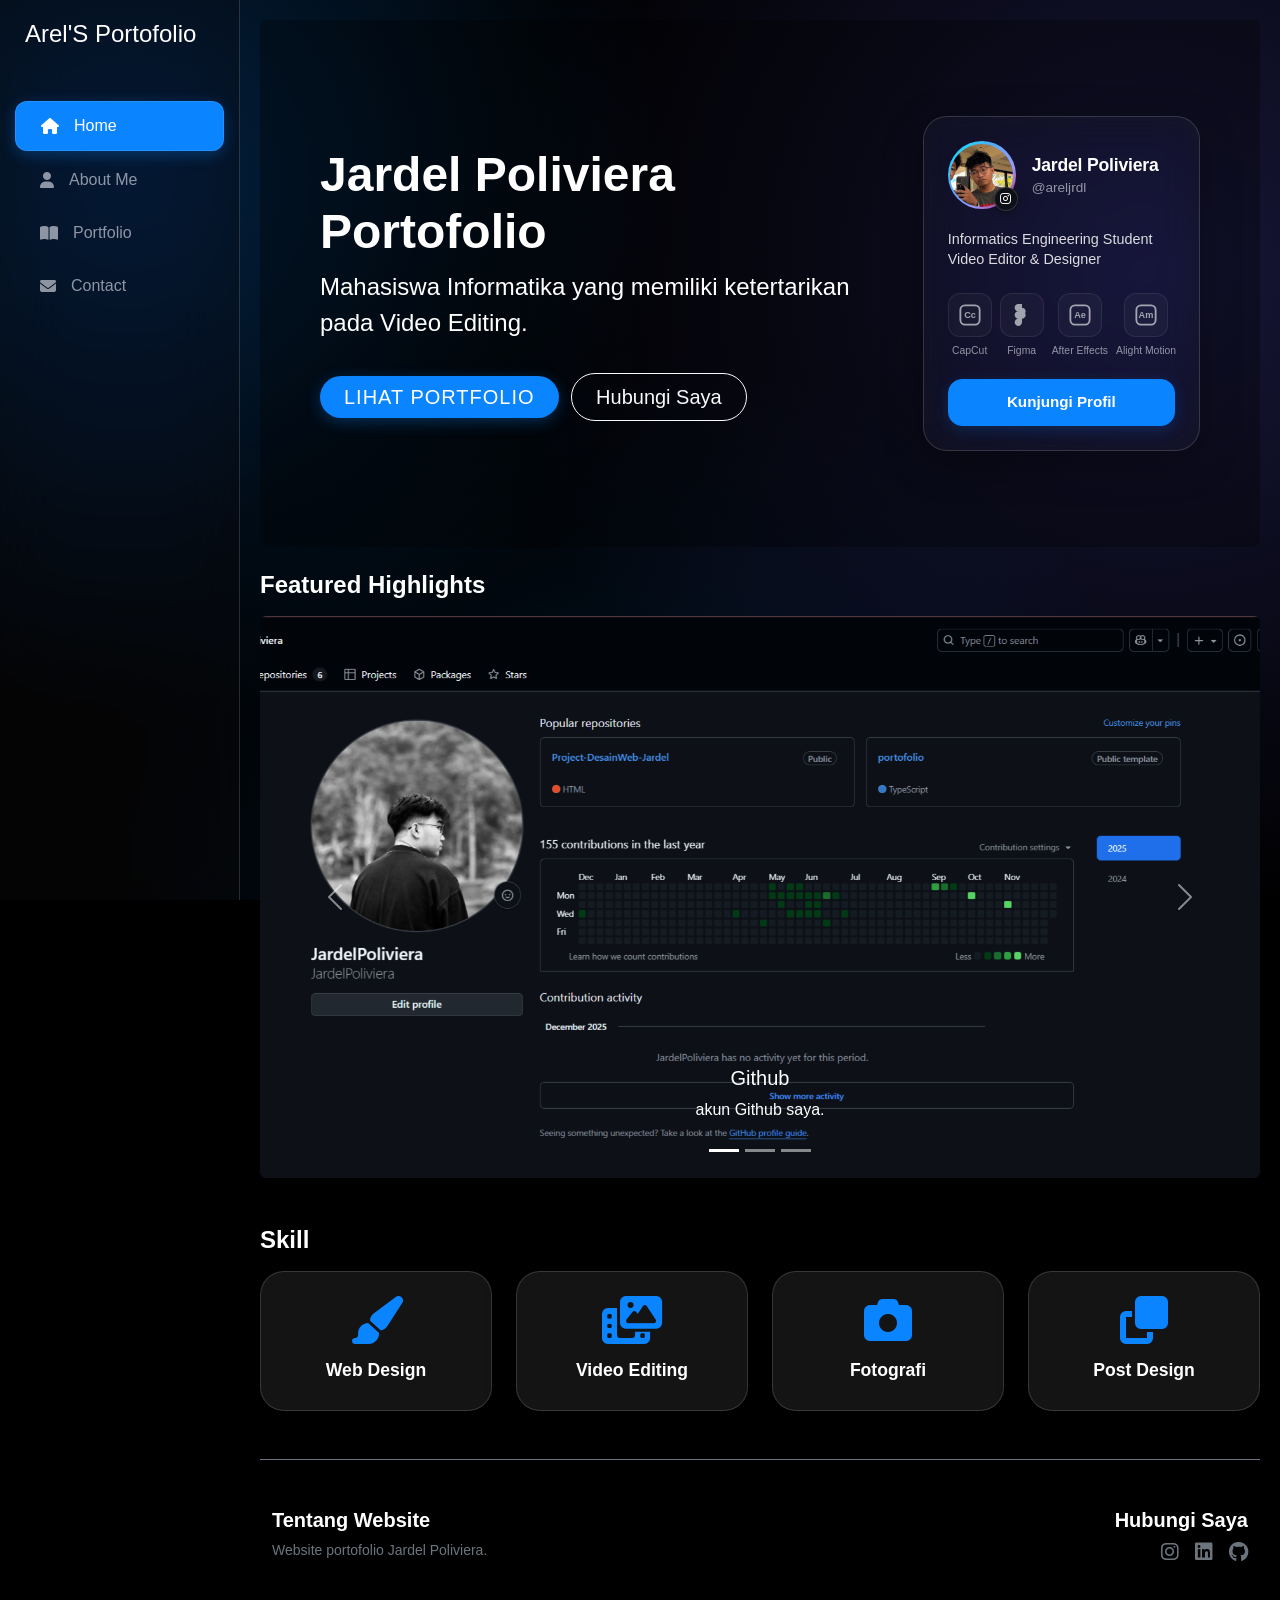
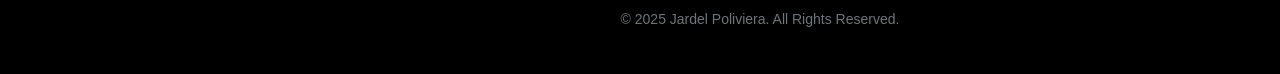
<file: index.html>
<!doctype html>
<html lang="id">
  <head>
    <meta charset="UTF-8" />
    <meta name="viewport" content="width=device-width, initial-scale=1.0" />
    <title>Home - Portofolio Saya</title>
    <link href="https://cdn.jsdelivr.net/npm/bootstrap@5.3.0/dist/css/bootstrap.min.css" rel="stylesheet" />
    <link rel="stylesheet" href="https://cdnjs.cloudflare.com/ajax/libs/font-awesome/6.4.0/css/all.min.css" />
    <link rel="stylesheet" href="css/custom.css?v=2"">
  </head>
  <body>
    <nav class="navbar navbar-dark bg-black fixed-top d-md-none">
      <div class="container-fluid">
        <a class="navbar-brand fw-bold" href="#"><i class="text-success"></i> My Portfolio</a>
        <button class="navbar-toggler" type="button" data-bs-toggle="collapse" data-bs-target="#mobileMenu">
          <span class="navbar-toggler-icon"></span>
        </button>
        <div class="collapse navbar-collapse" id="mobileMenu">
          <ul class="navbar-nav ms-auto">
            <li class="nav-item"><a class="nav-link active" href="index.html">Home</a></li>
            <li class="nav-item"><a class="nav-link" href="about.html">About</a></li>
            <li class="nav-item"><a class="nav-link" href="portofolio.html">Portfolio</a></li>
            <li class="nav-item"><a class="nav-link" href="kontak.html">Contact</a></li>
          </ul>
        </div>
      </div>
    </nav>

    <nav class="sidebar d-none d-md-flex flex-column">
      <div class="brand-section mb-4">
        <h4><i class="text-success"></i>Arel'S Portofolio</h4>
      </div>
      <ul class="nav flex-column">
        <li class="nav-item">
          <a href="index.html" class="nav-link active"><i class="fas fa-home"></i> Home</a>
        </li>
        <li class="nav-item">
          <a href="about.html" class="nav-link"><i class="fas fa-user"></i> About Me</a>
        </li>
        <li class="nav-item">
          <a href="portofolio.html" class="nav-link"><i class="fas fa-book-open"></i> Portfolio</a>
        </li>
        <li class="nav-item">
          <a href="kontak.html" class="nav-link"><i class="fas fa-envelope"></i> Contact</a>
        </li>
      </ul>
    </nav>

    <main class="main-content">
      <div class="p-5 mb-4 rounded-3 text-white" style="background: rgba(0, 0, 0, 0.3)">
        <div class="container-fluid py-5">
          <div class="row align-items-center g-4">
            <!-- SISI KIRI: Teks Utama & Tombol Portofolio -->
            <div class="col-lg-8 col-md-7">
              <h1 class="display-5 fw-bold">Jardel Poliviera Portofolio</h1>
              <p class="fs-4">Mahasiswa Informatika yang memiliki ketertarikan pada Video Editing.</p>
              <a href="portofolio.html" class="btn btn-success btn-lg rounded-pill px-4 mt-3">Lihat Portfolio</a>
              <a href="kontak.html" class="btn btn-outline-light btn-lg rounded-pill px-4 mt-3 ms-2">Hubungi Saya</a>
            </div>

            <!-- SISI KANAN: Glassmorphic Instagram Card Premium -->
            <div class="col-lg-4 col-md-5 d-flex justify-content-md-end justify-content-center">
              <a href="https://www.instagram.com/areljrdl/" target="_blank" rel="noopener noreferrer" class="instagram-glass-card">
                <div class="glass-glow"></div>

                <!-- Bagian Atas: Avatar & Identitas Akun -->
                <div class="instagram-header">
                  <div class="avatar-container">
                    <div class="avatar-gradient-border">
                      <!-- Jalur gambar diatur ke format HEIC milikmu -->
                      <img src="images/arel.jpg" alt="Jardel Poliviera" class="instagram-avatar-img" />
                    </div>
                    <div class="instagram-badge">
                      <i class="fa-brands fa-instagram"></i>
                    </div>
                  </div>
                  <div class="instagram-user-info">
                    <span class="ig-display-name">Jardel Poliviera</span>
                    <span class="ig-username">@areljrdl</span>
                  </div>
                </div>
 
                <!-- Bagian Tengah: Bio & Deck Mini Software Editing -->
                <div class="instagram-body">
                  <p class="ig-bio">Informatics Engineering Student<br />Video Editor & Designer</p>

                  <div class="tool-deck-container mt-4">
                    <div class="tool-deck-row">
                      <!-- CapCut -->
                      <div class="tool-item">
                        <div class="tool-badge" title="CapCut">
                          <svg viewBox="0 0 24 24" class="icon-capcut">
                            <rect x="1.5" y="1.5" width="21" height="21" rx="5" fill="none" stroke="currentColor" stroke-width="2" />
                            <text x="12" y="15.5" font-family="Arial, sans-serif" font-weight="900" font-size="10" text-anchor="middle">Cc</text>
                          </svg>
                        </div>
                        <span class="tool-label">CapCut</span>
                      </div>

                      <!-- Figma -->
                      <div class="tool-item">
                        <div class="tool-badge" title="Figma">
                          <svg viewBox="0 0 24 24" class="icon-figma">
                            <path
                              d="M8 24c2.21 0 4-1.79 4-4v-4H8c-2.21 0-4 1.79-4 4s1.79 4 4 4zM4 12c0 2.21 1.79 4 4 4h4v-8H8c-2.21 0-4 1.79-4 4zm0-8c0 2.21 1.79 4 4 4h4V0H8c-2.21 0-4 1.79-4 4zm12 4c0-2.21-1.79-4-4-4h-4v8h4c2.21 0 4-1.79 4-4zm-4 8c2.21 0 4-1.79 4-4s-1.79-4-4-4v8z"
                            />
                          </svg>
                        </div>
                        <span class="tool-label">Figma</span>
                      </div>

                      <!-- After Effects -->
                      <div class="tool-item">
                        <div class="tool-badge" title="After Effects">
                          <svg viewBox="0 0 24 24" class="icon-ae">
                            <rect x="1.5" y="1.5" width="21" height="21" rx="5" fill="none" stroke="currentColor" stroke-width="2" />
                            <text x="12" y="15.5" font-family="Arial, sans-serif" font-weight="900" font-size="10" text-anchor="middle">Ae</text>
                          </svg>
                        </div>
                        <span class="tool-label">After Effects</span>
                      </div>

                      <!-- Alight Motion -->
                      <div class="tool-item">
                        <div class="tool-badge" title="Alight Motion">
                          <svg viewBox="0 0 24 24" class="icon-am">
                            <rect x="1.5" y="1.5" width="21" height="21" rx="5" fill="none" stroke="currentColor" stroke-width="2" />
                            <text x="12" y="15.5" font-family="Arial, sans-serif" font-weight="900" font-size="10" text-anchor="middle">Am</text>
                          </svg>
                        </div>
                        <span class="tool-label">Alight Motion</span>
                      </div>
                    </div>
                  </div>
                </div>

                <!-- Bagian Bawah: Tombol Utama -->
                <div class="instagram-footer">
                  <div class="mock-follow-btn">Kunjungi Profil</div>
                </div>
              </a>
            </div>
          </div>
        </div>
      </div>

      <h4 class="fw-bold mb-3">Featured Highlights</h4>
      <div id="carouselExample" class="carousel slide mb-5" data-bs-ride="carousel">
        <div class="carousel-indicators">
          <button type="button" data-bs-target="#carouselExample" data-bs-slide-to="0" class="active"></button>
          <button type="button" data-bs-target="#carouselExample" data-bs-slide-to="1"></button>
          <button type="button" data-bs-target="#carouselExample" data-bs-slide-to="2"></button>
        </div>
        <div class="carousel-inner rounded">
          <div class="carousel-item active">
            <img src="images/github.png" class="d-block w-100" alt="Slide 1" />
            <div class="carousel-caption d-none d-md-block">
              <h5>Github</h5>
              <p>akun Github saya.</p>
            </div>
          </div>
          <div class="carousel-item">
            <img src="images/linkedin.png" class="d-block w-100" alt="Slide 2" />
            <div class="carousel-caption d-none d-md-block">
              <h5>LinkedIn</h5>
              <p>-.</p>
            </div>
          </div>
          <div class="carousel-item">
            <img src="images/after.png" class="d-block w-100" alt="Slide 3" />
            <div class="carousel-caption d-none d-md-block">
              <h5>After Effects</h5>
              <p>my project.</p>
            </div>
          </div>
        </div>
        <button class="carousel-control-prev" type="button" data-bs-target="#carouselExample" data-bs-slide="prev">
          <span class="carousel-control-prev-icon"></span>
        </button>
        <button class="carousel-control-next" type="button" data-bs-target="#carouselExample" data-bs-slide="next">
          <span class="carousel-control-next-icon"></span>
        </button>
      </div>

      <h4 class="fw-bold mb-3">Skill</h4>
      <div class="row g-4 mb-5">
        <div class="col-6 col-md-3">
          <div class="spotify-card text-center p-4">
            <i class="fas fa-paint-brush fa-3x mb-3 text-success"></i>
            <h5>Web Design</h5>
          </div>
        </div>
        <div class="col-6 col-md-3">
          <div class="spotify-card text-center p-4">
            <i class="fas fa-photo-film fa-3x mb-3 text-success"></i>
            <h5>Video Editing</h5>
          </div>
        </div>
        <div class="col-6 col-md-3">
          <div class="spotify-card text-center p-4">
            <i class="fas fa-camera-alt fa-3x mb-3 text-success"></i>
            <h5>Fotografi</h5>
          </div>
        </div>
        <div class="col-6 col-md-3">
          <div class="spotify-card text-center p-4">
            <i class="fa-solid fa-clone fa-3x mb-3 text-success"></i>
            <h5>Post Design</h5>
          </div>
        </div>
      </div>

      <footer class="pt-5 pb-4 mt-5 border-top border-secondary">
        <div class="container-fluid">
          <div class="row">
            <div class="col-md-6 mb-3">
              <h5 class="fw-bold text-white">Tentang Website</h5>
              <p class="text-secondary small">Website portofolio Jardel Poliviera.</p>
            </div>
            <div class="col-md-6 mb-3 text-md-end">
              <h5 class="fw-bold text-white">Hubungi Saya</h5>
              <div class="d-flex gap-3 justify-content-md-end">
                <a href="https://instagram.com" class="text-secondary text-decoration-none hover-white">
                  <i class="fab fa-instagram fa-lg"></i>
                </a>
                <a href="https://linkedin.com" class="text-secondary text-decoration-none hover-white">
                  <i class="fab fa-linkedin fa-lg"></i>
                </a>
                <a href="https://github.com" class="text-secondary text-decoration-none hover-white">
                  <i class="fab fa-github fa-lg"></i>
                </a>
              </div>
            </div>
          </div>
          <div class="text-center pt-3">
            <p class="text-secondary small mb-0">&copy; 2025 Jardel Poliviera. All Rights Reserved.</p>
          </div>
        </div>
      </footer>
    </main>

    <script src="https://cdn.jsdelivr.net/npm/bootstrap@5.3.0/dist/js/bootstrap.bundle.min.js"></script>
  </body>
</html>
</file>
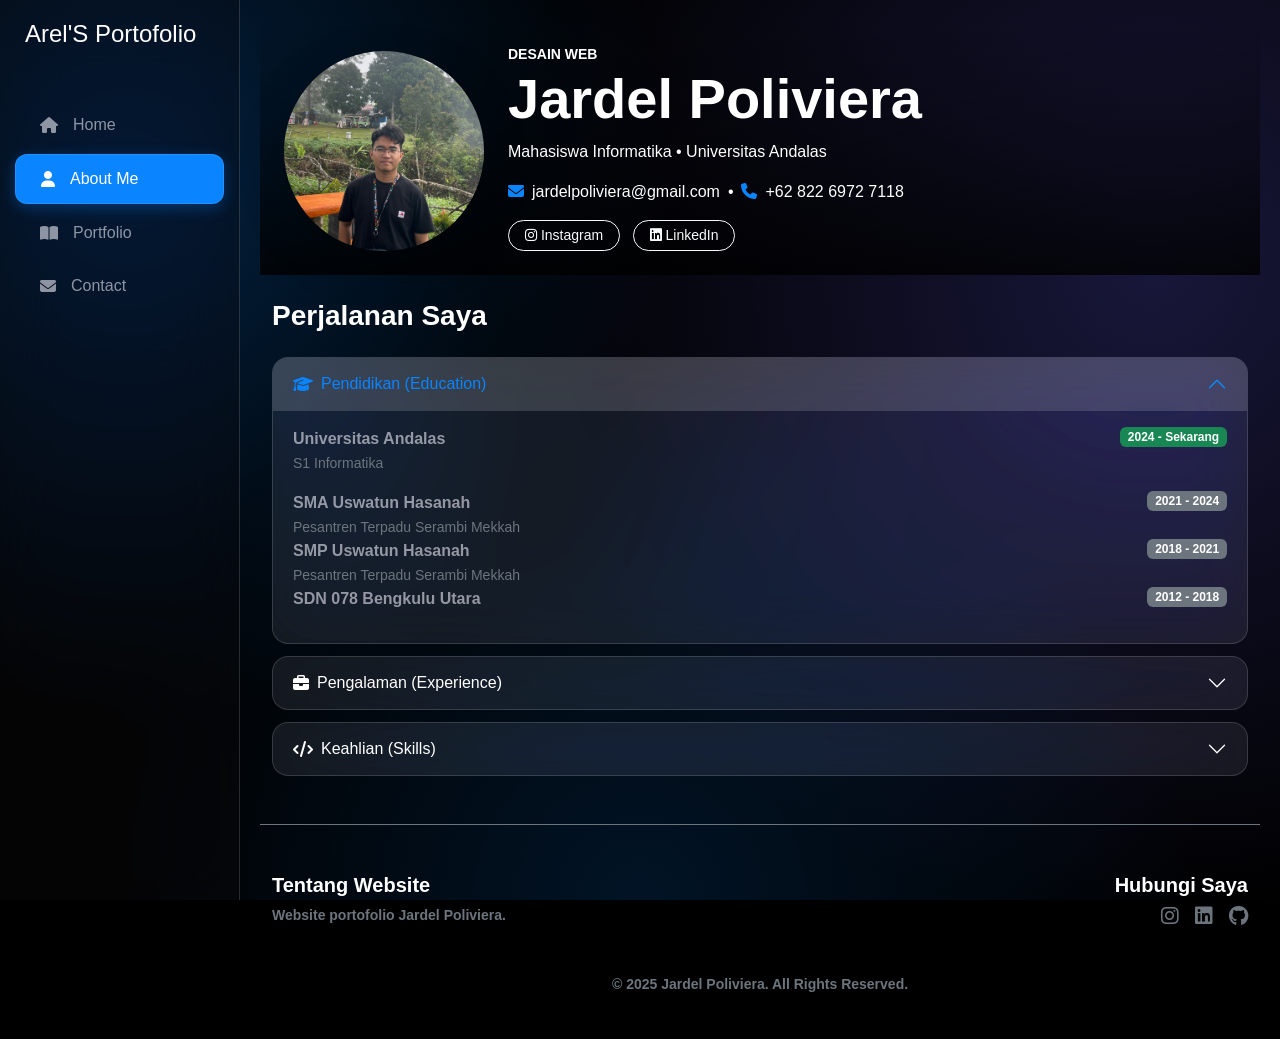
<file: about.html>
<!DOCTYPE html>
<html lang="id">
<head>
    <meta charset="UTF-8">
    <meta name="viewport" content="width=device-width, initial-scale=1.0">
    <title>About - Portofolio Saya</title>
    <link href="https://cdn.jsdelivr.net/npm/bootstrap@5.3.0/dist/css/bootstrap.min.css" rel="stylesheet">
    <link rel="stylesheet" href="https://cdnjs.cloudflare.com/ajax/libs/font-awesome/6.4.0/css/all.min.css">
    <link rel="stylesheet" href="css/custom.css?v=2"">
</head>
<body>

    <nav class="navbar navbar-dark bg-black fixed-top d-md-none">
      <div class="container-fluid">
        <a class="navbar-brand fw-bold" href="#"><i class="text-success"></i> My Portfolio</a>
        <button class="navbar-toggler" type="button" data-bs-toggle="collapse" data-bs-target="#mobileMenu">
          <span class="navbar-toggler-icon"></span>
        </button>
        <div class="collapse navbar-collapse" id="mobileMenu">
          <ul class="navbar-nav ms-auto">
            <li class="nav-item"><a class="nav-link" href="index.html">Home</a></li>
            <li class="nav-item"><a class="nav-link active" href="about.html">About</a></li>
            <li class="nav-item"><a class="nav-link" href="portofolio.html">Portfolio</a></li>
            <li class="nav-item"><a class="nav-link" href="kontak.html">Contact</a></li>
          </ul>
        </div>
      </div>
    </nav>

    <nav class="sidebar d-none d-md-flex flex-column">
        <div class="brand-section mb-4"><h4><i class="text-success"></i>Arel'S Portofolio</h4></div>
        <ul class="nav flex-column">
            <li class="nav-item"><a href="index.html" class="nav-link"><i class="fas fa-home"></i> Home</a></li>
            <li class="nav-item"><a href="about.html" class="nav-link active"><i class="fas fa-user"></i> About Me</a></li>
            <li class="nav-item"><a href="portofolio.html" class="nav-link"><i class="fas fa-book-open"></i> Portfolio</a></li>
            <li class="nav-item"><a href="kontak.html" class="nav-link"><i class="fas fa-envelope"></i> Contact</a></li>
        </ul>
    </nav>

    <main class="main-content">
    <div class="about-header d-flex flex-column flex-md-row align-items-center align-items-md-end gap-4 p-4 text-center text-md-start" 
        style="background: linear-gradient(transparent, rgba(0,0,0,0.8));">
    
    <img src="images/profile.jpg" alt="Profile" class="rounded-circle shadow-lg flex-shrink-0" 
         style="width: 200px; height: 200px; object-fit: cover;">
    
    <div class="text-white w-100">
        <small class="text-uppercase fw-bold d-block mb-2 mb-md-0">Desain Web</small>
        <h1 class="fw-bold display-4 display-md-3">Jardel Poliviera</h1>
        <p class="mb-3">Mahasiswa Informatika • Universitas Andalas</p>
        
        <div class="d-flex flex-column flex-md-row gap-2 justify-content-center justify-content-md-start align-items-center text-small">
            <span><i class="fas fa-envelope text-success me-2"></i>jardelpoliviera@gmail.com</span>
            <span class="d-none d-md-inline">•</span>
            <span><i class="fas fa-phone text-success me-2"></i>+62 822 6972 7118</span>
        </div>

        <div class="mt-3">
            <a href="https://www.instagram.com/areljrdl/" target="_blank" class="btn btn-outline-light btn-sm rounded-pill px-3 me-2">
                <i class="fab fa-instagram"></i> Instagram
            </a>
            
            <a href="https://www.linkedin.com/in/jardel-poliviera-51288a320/" target="_blank" class="btn btn-outline-light btn-sm rounded-pill px-3">
                <i class="fab fa-linkedin"></i> LinkedIn
            </a>
        </div>
    </div>
</div>

        <div class="container-fluid mt-4">
            <h3 class="fw-bold mb-4">Perjalanan Saya</h3>
            <div class="accordion" id="accordionAbout">
                
                <div class="accordion-item">
                    <h2 class="accordion-header">
                        <button class="accordion-button" type="button" data-bs-toggle="collapse" data-bs-target="#collapseOne">
                            <i class="fas fa-graduation-cap me-2"></i> Pendidikan (Education)
                        </button>
                    </h2>
                    <div id="collapseOne" class="accordion-collapse collapse show" data-bs-parent="#accordionAbout">
                        <div class="accordion-body">
                            <ul class="list-unstyled">
                                <li class="mb-3">
                                    <strong>Universitas Andalas</strong> <span class="badge bg-success float-end">2024 - Sekarang</span><br>
                                    <small class="text-secondary">S1 Informatika</small>
                                </li>
                                <li>
                                    <strong>SMA Uswatun Hasanah</strong> <span class="badge bg-secondary float-end">2021 - 2024</span><br>
                                    <small class="text-secondary">Pesantren Terpadu Serambi Mekkah</small>
                                </li>
                                <li>
                                    <strong>SMP Uswatun Hasanah</strong> <span class="badge bg-secondary float-end">2018 - 2021</span><br>
                                    <small class="text-secondary">Pesantren Terpadu Serambi Mekkah</small>
                                </li>
                                <li>
                                    <strong>SDN 078 Bengkulu Utara</strong> <span class="badge bg-secondary float-end">2012 - 2018</span><br>
                                </li>
                            </ul>
                        </div>
                    </div>
                </div>

                <div class="accordion-item">
                    <h2 class="accordion-header">
                        <button class="accordion-button collapsed" type="button" data-bs-toggle="collapse" data-bs-target="#collapseTwo">
                            <i class="fas fa-briefcase me-2"></i> Pengalaman (Experience)
                        </button>
                    </h2>
                    <div id="collapseTwo" class="accordion-collapse collapse" data-bs-parent="#accordionAbout">
                        <div class="accordion-body">
                            <p><strong>Create Pixel Art</strong> (2025)</p>
                            <p class="text-secondary small">Membuat web yang mengubah gambar menjadi pixel art.</p>
                        </div>
                    </div>
                    <div id="collapseTwo" class="accordion-collapse collapse" data-bs-parent="#accordionAbout">
                        <div class="accordion-body">
                            <p><strong>Progresive web</strong> (2025)</p>
                            <p class="text-secondary small">Membuat web app yang responsif.</p>
                        </div>
                    </div>
                    <div id="collapseTwo" class="accordion-collapse collapse" data-bs-parent="#accordionAbout">
                        <div class="accordion-body">
                            <p><strong>RangersPRINT</strong> (2025)</p>
                            <p class="text-secondary small">Project Kewirausahaan.</p>
                        </div>
                    </div>
                </div>

                <div class="accordion-item">
                    <h2 class="accordion-header">
                        <button class="accordion-button collapsed" type="button" data-bs-toggle="collapse" data-bs-target="#collapseThree">
                            <i class="fas fa-code me-2"></i> Keahlian (Skills)
                        </button>
                    </h2>
                    <div id="collapseThree" class="accordion-collapse collapse" data-bs-parent="#accordionAbout">
                        <div class="accordion-body">
                            <p><strong>Fotografi & Design</p>
                            <small class="text-secondary">Lightroom & Figma</small>
                        </div>
                        <div class="accordion-body">
                            <p><strong>Videografi</p>
                            <small class="text-secondary">After Effetcs & Alight Motion</small>
                        </div>
                    </div>
                </div>
            </div>
        </div>

        <footer class="pt-5 pb-4 mt-5 border-top border-secondary">
            <div class="container-fluid">
                <div class="row">
                    <div class="col-md-6 mb-3">
                        <h5 class="fw-bold text-white">Tentang Website</h5>
                        <p class="text-secondary small">
                            Website portofolio Jardel Poliviera.
                        </p>
                    </div>
                    <div class="col-md-6 mb-3 text-md-end">
                        <h5 class="fw-bold text-white">Hubungi Saya</h5>
                        <div class="d-flex gap-3 justify-content-md-end">
                            <a href="https://instagram.com" class="text-secondary text-decoration-none hover-white">
                                <i class="fab fa-instagram fa-lg"></i>
                            </a>
                            <a href="https://linkedin.com" class="text-secondary text-decoration-none hover-white">
                                <i class="fab fa-linkedin fa-lg"></i>
                            </a>
                            <a href="https://github.com" class="text-secondary text-decoration-none hover-white">
                                <i class="fab fa-github fa-lg"></i>
                            </a>
                        </div>
                    </div>
                </div>
                <div class="text-center pt-3">
                    <p class="text-secondary small mb-0">
                        &copy; 2025 Jardel Poliviera. All Rights Reserved.
                    </p>
                </div>
            </div>
        </footer>
    </main>

    <script src="https://cdn.jsdelivr.net/npm/bootstrap@5.3.0/dist/js/bootstrap.bundle.min.js"></script>
</body>
</html>
</file>
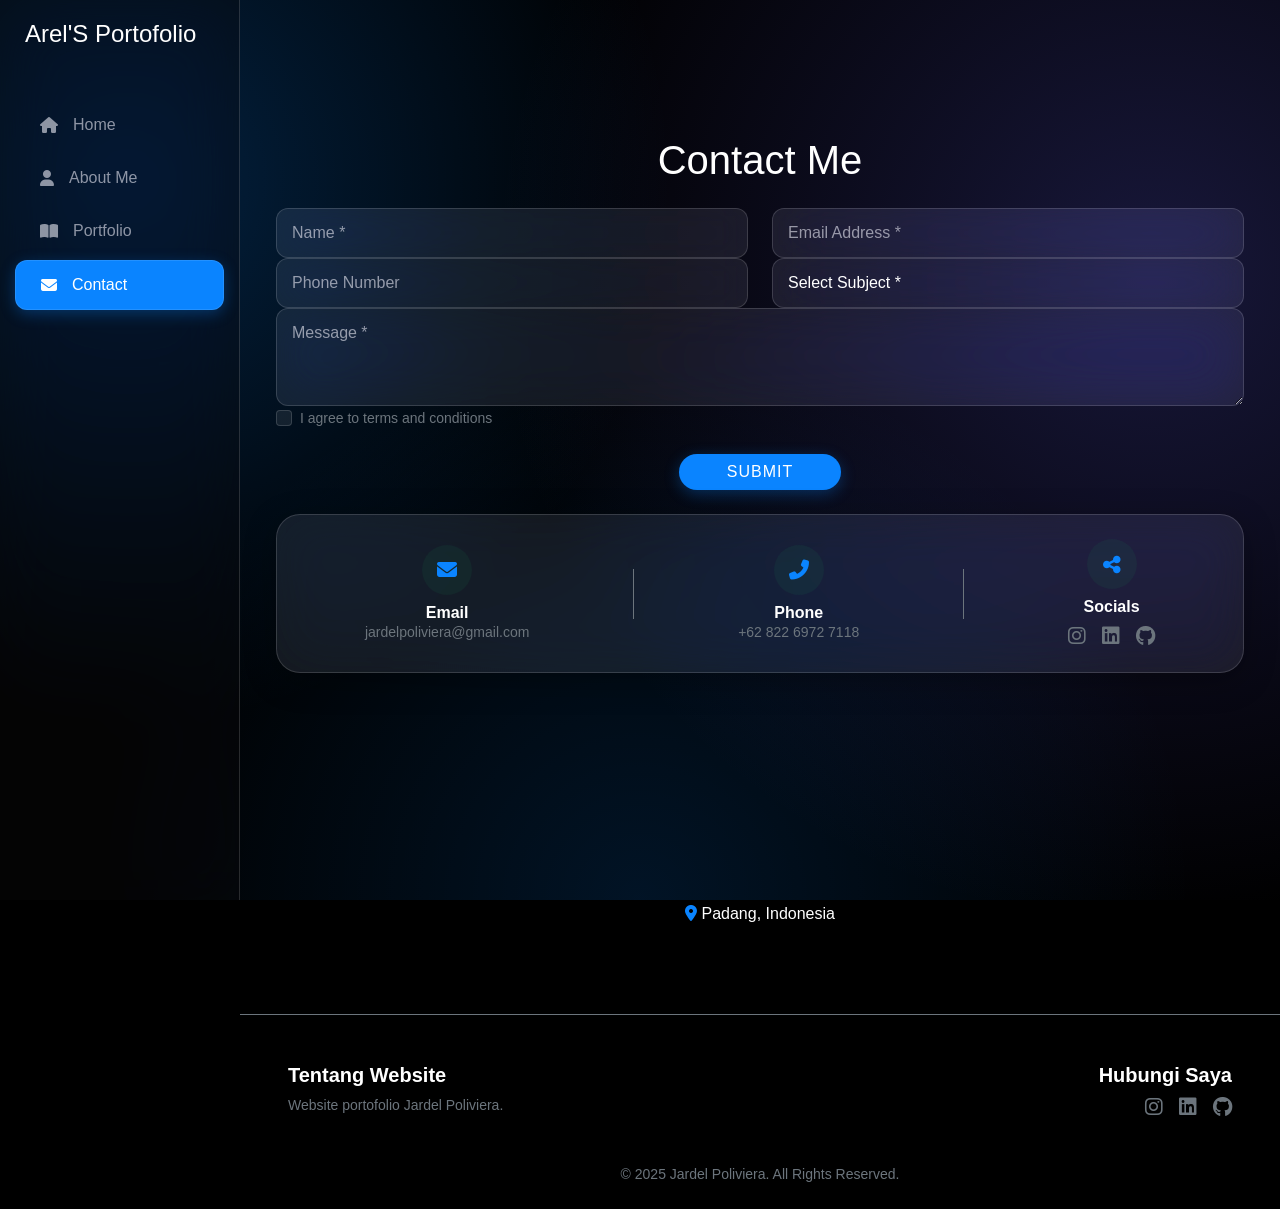
<file: kontak.html>
<!DOCTYPE html>
<html lang="id">
  <head>
    <meta charset="UTF-8" />
    <meta name="viewport" content="width=device-width, initial-scale=1.0" />
    <title>Kontak</title>
    <link href="https://cdn.jsdelivr.net/npm/bootstrap@5.3.0/dist/css/bootstrap.min.css" rel="stylesheet" />
    <link rel="stylesheet" href="https://cdnjs.cloudflare.com/ajax/libs/font-awesome/6.4.0/css/all.min.css" />
    <link rel="stylesheet" href="css/custom.css?v=2"">
  </head>
  <body>
    <nav class="navbar navbar-dark bg-black fixed-top d-md-none">
      <div class="container-fluid">
        <a class="navbar-brand fw-bold" href="#"><i class="text-success"></i> My Portfolio</a>
        <button class="navbar-toggler" type="button" data-bs-toggle="collapse" data-bs-target="#mobileMenu">
          <span class="navbar-toggler-icon"></span>
        </button>
        <div class="collapse navbar-collapse" id="mobileMenu">
          <ul class="navbar-nav ms-auto">
            <li class="nav-item"><a class="nav-link" href="index.html">Home</a></li>
            <li class="nav-item"><a class="nav-link" href="about.html">About</a></li>
            <li class="nav-item"><a class="nav-link" href="portofolio.html">Portfolio</a></li>
            <li class="nav-item"><a class="nav-link active" href="kontak.html">Contact</a></li>
          </ul>
        </div>
      </div>
    </nav>

    <nav class="sidebar d-none d-md-flex flex-column">
        <div class="brand-section mb-4"><h4><i class="text-success"></i>Arel'S Portofolio</h4></div>
        <ul class="nav flex-column">
            <li class="nav-item"><a href="index.html" class="nav-link"><i class="fas fa-home"></i> Home</a></li>
            <li class="nav-item"><a href="about.html" class="nav-link"><i class="fas fa-user"></i> About Me</a></li>
            <li class="nav-item"><a href="portofolio.html" class="nav-link"><i class="fas fa-book-open"></i> Portfolio</a></li>
            <li class="nav-item"><a href="kontak.html" class="nav-link active"><i class="fas fa-envelope"></i> Contact</a></li>
        </ul>
    </nav>

    <main class="main-content d-flex flex-column min-vh-100 p-0">
      <div class="flex-grow-1 d-flex align-items-center justify-content-center p-4">
        <div class="container contact-form-container mt-5 pt-5 mb-5">
        <h1 class="contact-title text-center mb-4 mt-3">Contact Me</h1>
        
        <div id="successAlert" class="alert alert-success d-none">Pesan berhasil dikirim!</div>
          <div id="errorAlert" class="alert alert-danger d-none">Harap isi semua kolom wajib!</div>

          <form id="contactForm" novalidate>
            <div class="row">
              <div class="col-md-6">
                <input type="text" class="form-control form-control-line" placeholder="Name *" required />
              </div>
              <div class="col-md-6">
                <input type="email" class="form-control form-control-line" placeholder="Email Address *" required />
              </div>
            </div>
            <div class="row">
              <div class="col-md-6">
                <input type="tel" class="form-control form-control-line" placeholder="Phone Number" />
              </div>
              <div class="col-md-6">
                <select class="form-control form-control-line" style="color: rgb(139, 137, 137)" required>
                  <option value="">Select Subject *</option>
                  <option value="Project">Project</option>
                  <option value="Job">Job Offer</option>
                  <option value="Other">Other</option>
                </select>
              </div>
            </div>
            <div class="row">
              <div class="col-12">
                <textarea class="form-control form-control-line" rows="3" placeholder="Message *" required></textarea>
              </div>
            </div>

            <div class="form-check mb-4 text-start">
              <input class="form-check-input" type="checkbox" id="agreeCheck" required />
              <label class="form-check-label text-secondary small" for="agreeCheck"> I agree to terms and conditions </label>
            </div>

            <div class="d-flex justify-content-center">
              <button type="submit" class="btn btn-contact rounded-pill px-5">Submit</button>
            </div>
          </form>

          <div class="row mt-4">
            <div class="col-12">
              <div class="spotify-card py-4 px-3 px-md-5">
                <div class="d-flex flex-column flex-md-row justify-content-around align-items-center gap-4 text-center">
                  <div class="d-flex flex-column align-items-center">
                    <div class="bg-success bg-opacity-10 rounded-circle p-3 mb-2" style="width: 50px; height: 50px; display: flex; align-items: center; justify-content: center">
                      <i class="fas fa-envelope fa-lg text-success"></i>
                    </div>
                    <h6 class="fw-bold text-white mb-0">Email</h6>
                    <a href="mailto:hello@namakamu.com" class="text-secondary small text-decoration-none"> jardelpoliviera@gmail.com </a>
                  </div>

                  <div class="d-none d-md-block border-end border-secondary" style="height: 50px"></div>

                  <div class="d-flex flex-column align-items-center">
                    <div class="bg-success bg-opacity-10 rounded-circle p-3 mb-2" style="width: 50px; height: 50px; display: flex; align-items: center; justify-content: center">
                      <i class="fas fa-phone-alt fa-lg text-success"></i>
                    </div>
                    <h6 class="fw-bold text-white mb-0">Phone</h6>
                    <a href="https://wa.me/6282269727118" class="text-secondary small text-decoration-none"> +62 822 6972 7118 </a>
                  </div>

                  <div class="d-none d-md-block border-end border-secondary" style="height: 50px"></div>

                  <div class="d-flex flex-column align-items-center">
                    <div class="bg-success bg-opacity-10 rounded-circle p-3 mb-2" style="width: 50px; height: 50px; display: flex; align-items: center; justify-content: center">
                      <i class="fas fa-share-alt fa-lg text-success"></i>
                    </div>
                    <h6 class="fw-bold text-white mb-2">Socials</h6>
                    <div class="d-flex gap-3">
                      <a href="https://instagram.com" class="text-secondary hover-white"><i class="fab fa-instagram fa-lg"></i></a>
                      <a href="https://linkedin.com" class="text-secondary hover-white"><i class="fab fa-linkedin fa-lg"></i></a>
                      <a href="https://github.com" class="text-secondary hover-white"><i class="fab fa-github fa-lg"></i></a>
                    </div>
                  </div>
                </div>
              </div>
            </div>
          </div>

          <div class="map-container mt-5">
            <iframe
              src="https://www.google.com/maps/embed?pb=!1m18!1m12!1m3!1d3989.3100492018316!2d100.4607316758416!3d-0.9145678353320282!2m3!1f0!2f0!3f0!3m2!1i1024!2i768!4f13.1!3m3!1m2!1s0x2fd4b7be9e52a171%3A0x609ef1cc57a38e3!2sUniversitas%20Andalas!5e0!3m2!1sen!2sid!4v1700000000000!5m2!1sen!2sid"
              width="100%"
              height="100%"
              style="border: 0"
              allowfullscreen=""
              loading="lazy"
            ></iframe>
          </div>

          <div class="mt-4 text-center text-white">
            <p><i class="fas fa-map-marker-alt text-success"></i> Padang, Indonesia</p>
            </div>
          </div>
        </div>
      </div>

      <footer class="pt-5 pb-4 mt-auto border-top border-secondary w-100" style="background-color: var(--gradient-end)">
        <div class="container-fluid px-5">
          <div class="row">
            <div class="col-md-6 mb-3">
              <h5 class="fw-bold text-white">Tentang Website</h5>
              <p class="text-secondary small">Website portofolio Jardel Poliviera.</p>
            </div>
            <div class="col-md-6 mb-3 text-md-end">
              <h5 class="fw-bold text-white">Hubungi Saya</h5>
              <div class="d-flex gap-3 justify-content-md-end">
                <a href="https://instagram.com" class="text-secondary text-decoration-none hover-white">
                  <i class="fab fa-instagram fa-lg"></i>
                </a>
                <a href="https://linkedin.com" class="text-secondary text-decoration-none hover-white">
                  <i class="fab fa-linkedin fa-lg"></i>
                </a>
                <a href="https://github.com" class="text-secondary text-decoration-none hover-white">
                  <i class="fab fa-github fa-lg"></i>
                </a>
              </div>
            </div>
          </div>
          <div class="text-center pt-3">
            <p class="text-secondary small mb-0">© 2025 Jardel Poliviera. All Rights Reserved.</p>
          </div>
        </div>
      </footer>
    </main>

    <script src="https://cdn.jsdelivr.net/npm/bootstrap@5.3.0/dist/js/bootstrap.bundle.min.js"></script>

    <script>
      document.getElementById("contactForm").addEventListener("submit", function (event) {
        event.preventDefault();
        event.stopPropagation();

        if (this.checkValidity()) {
          document.getElementById("successAlert").classList.remove("d-none");
          document.getElementById("errorAlert").classList.add("d-none");
        } else {
          document.getElementById("errorAlert").classList.remove("d-none");
          document.getElementById("successAlert").classList.add("d-none");
        }

        this.classList.add("was-validated");
      });
    </script>
  </body>
</html>
</file>
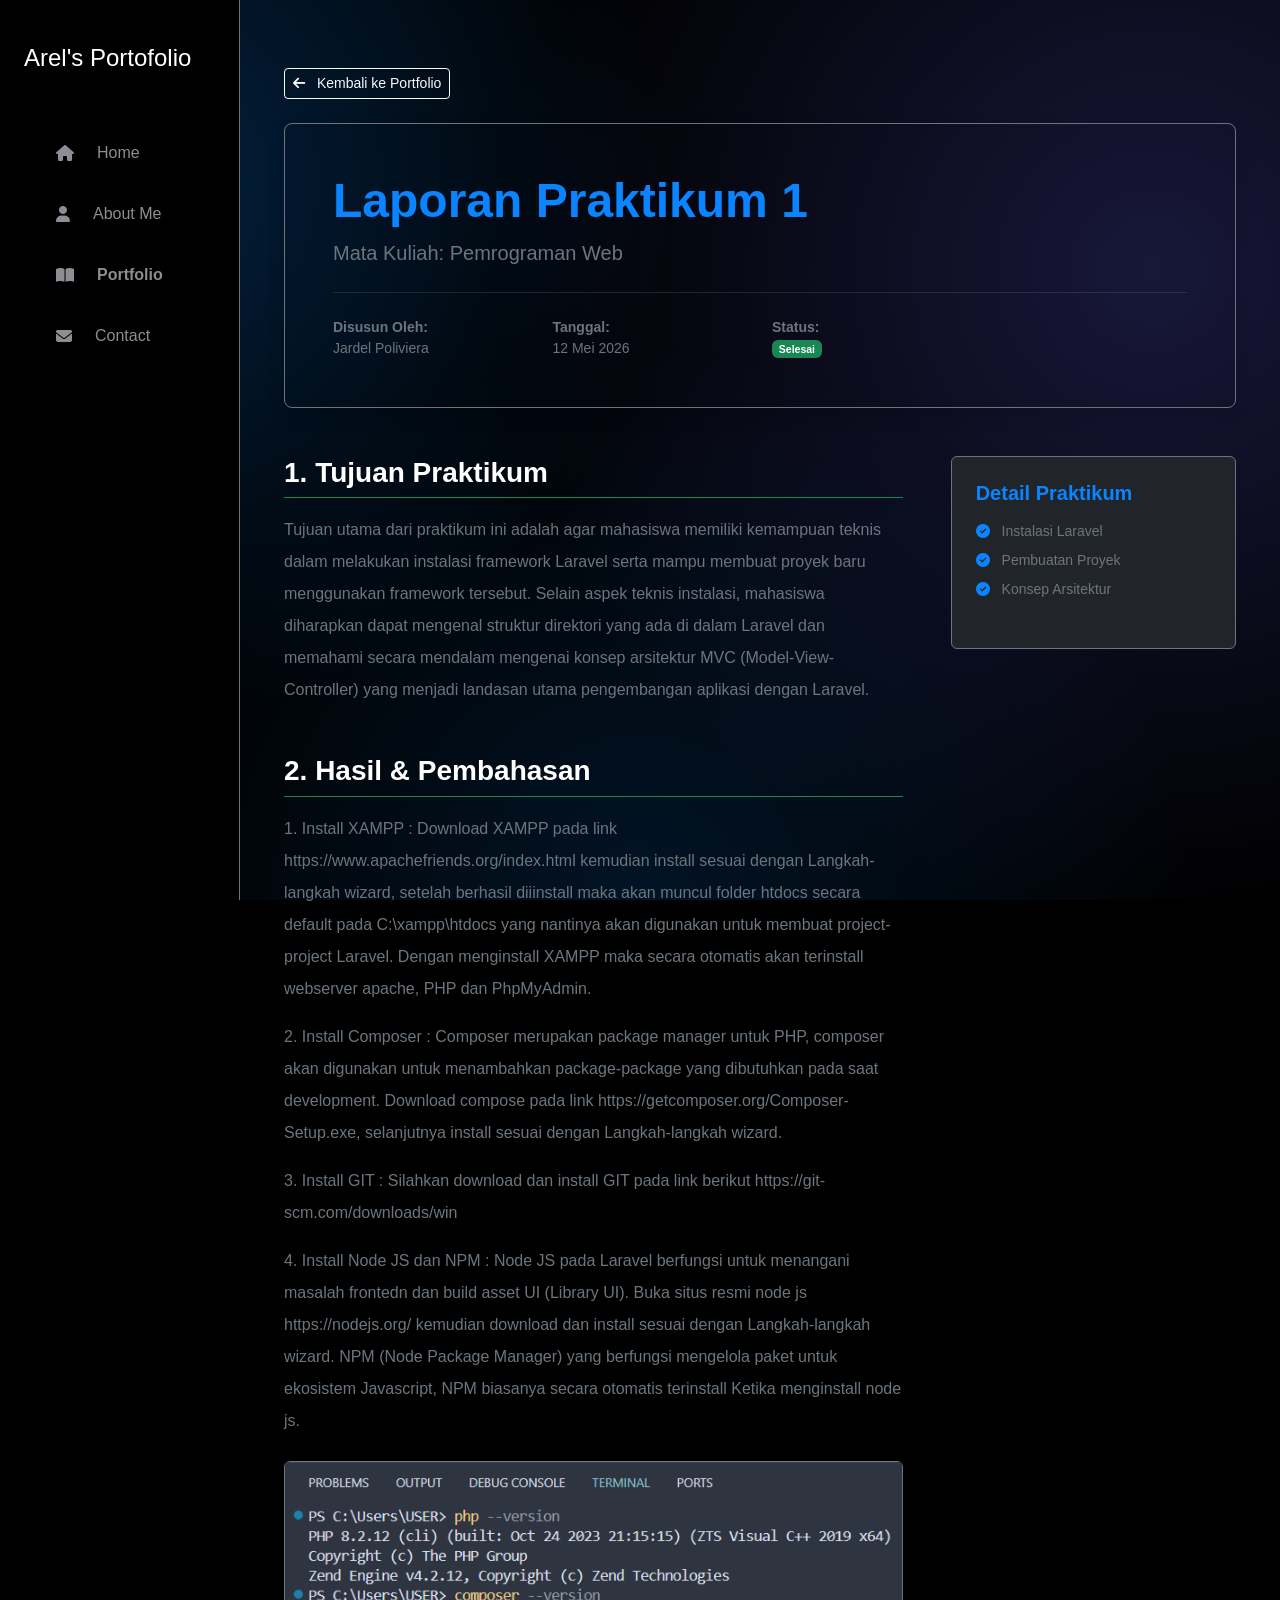
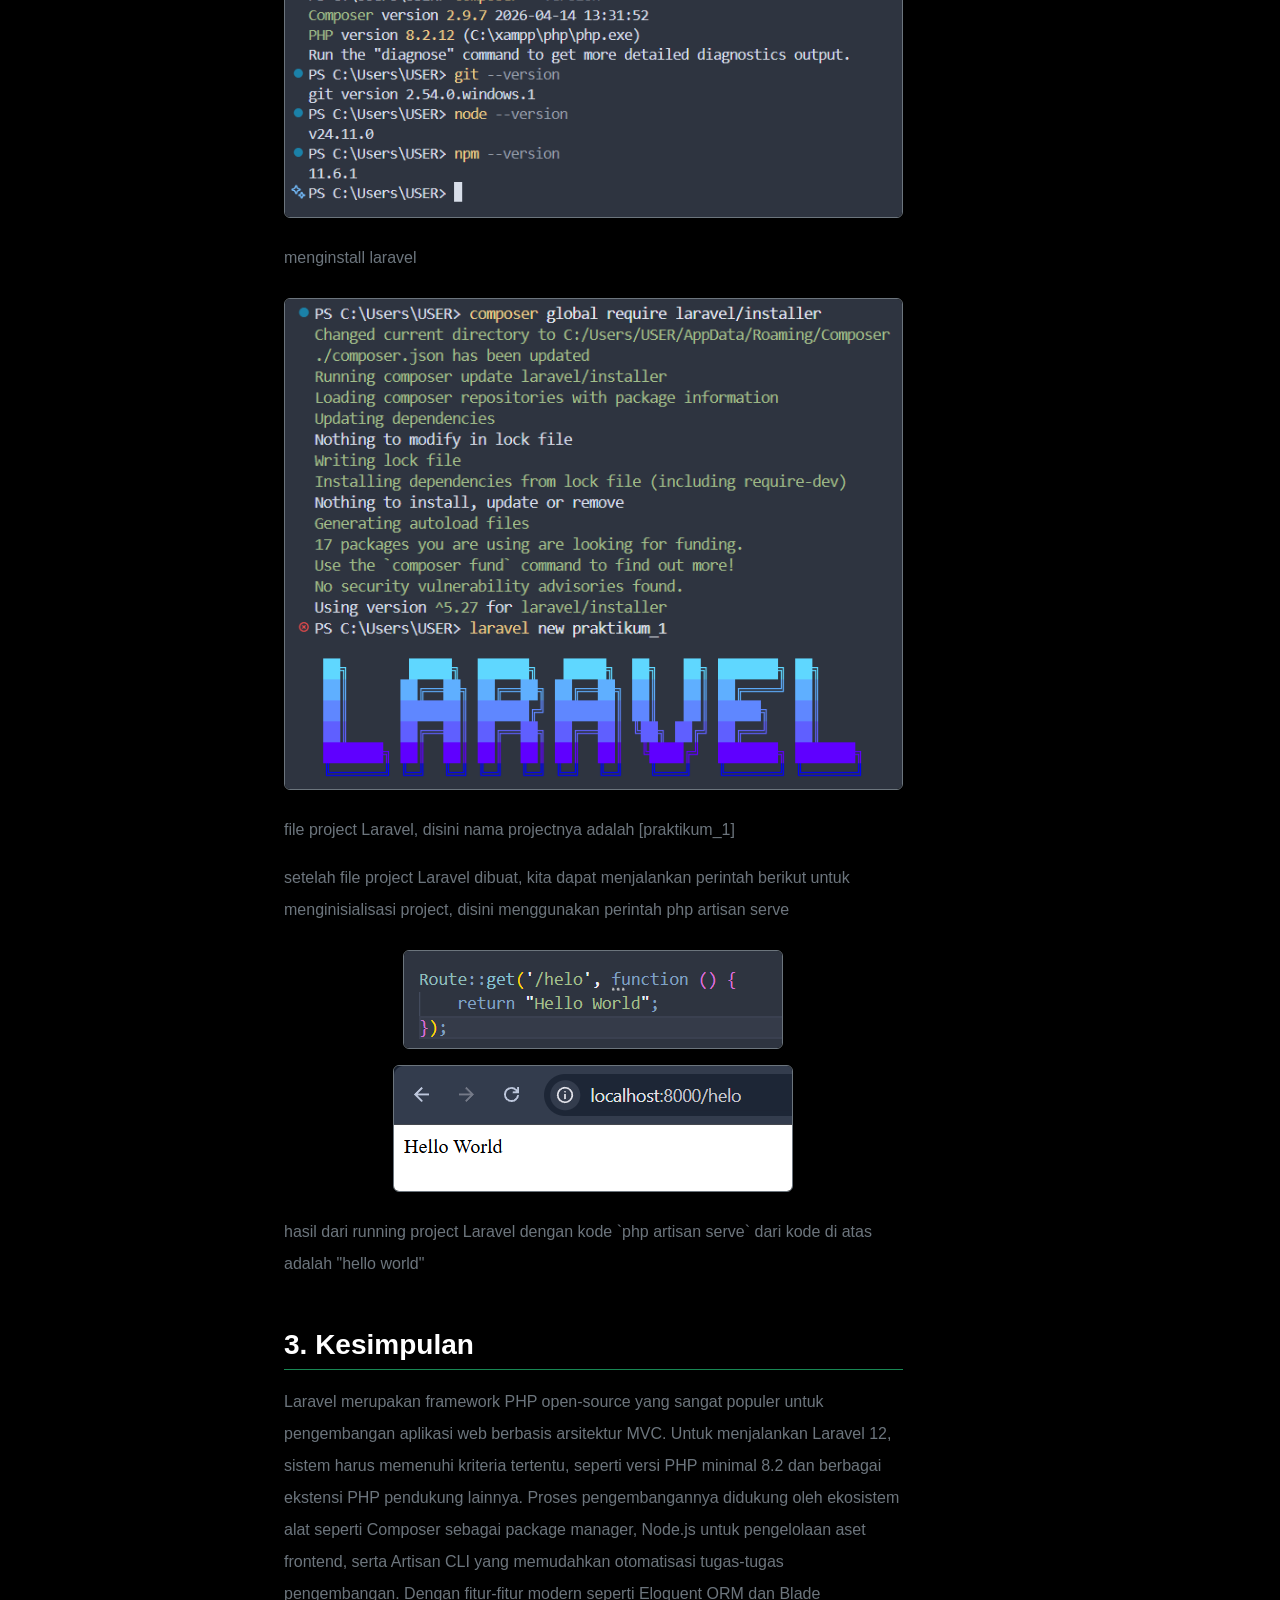
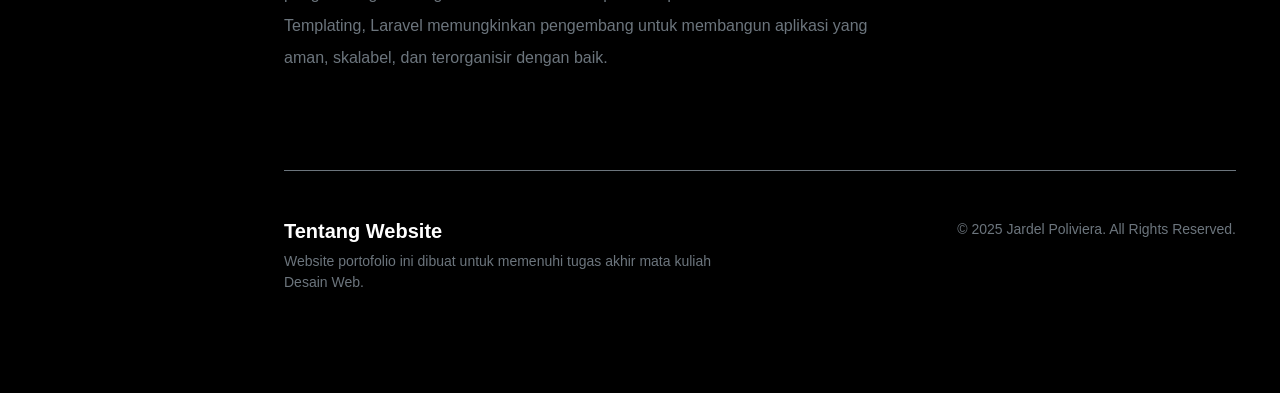
<file: laprak1.html>
<!doctype html>
<html lang="id">
  <head>
    <meta charset="UTF-8" />
    <meta name="viewport" content="width=device-width, initial-scale=1.0" />
    <title>Laporan Praktikum 1 - Portofolio</title>
    <link href="https://cdn.jsdelivr.net/npm/bootstrap@5.3.0/dist/css/bootstrap.min.css" rel="stylesheet" />
    <link rel="stylesheet" href="https://cdnjs.cloudflare.com/ajax/libs/font-awesome/6.4.0/css/all.min.css" />
    <link rel="stylesheet" href="css/custom.css" />
  </head>
  <body class="bg-black text-white">
    <nav class="navbar navbar-dark bg-black fixed-top d-md-none border-bottom border-secondary">
      <div class="container-fluid">
        <a class="navbar-brand fw-bold" href="#"><i class="text-success"></i> My Portfolio</a>
        <button class="navbar-toggler" type="button" data-bs-toggle="collapse" data-bs-target="#mobileMenu">
          <span class="navbar-toggler-icon"></span>
        </button>
        <div class="collapse navbar-collapse" id="mobileMenu">
          <ul class="navbar-nav ms-auto">
            <li class="nav-item"><a class="nav-link" href="index.html">Home</a></li>
            <li class="nav-item"><a class="nav-link" href="about.html">About</a></li>
            <li class="nav-item"><a class="nav-link active" href="portofolio.html">Portfolio</a></li>
            <li class="nav-item"><a class="nav-link" href="kontak.html">Contact</a></li>
          </ul>
        </div>
      </div>
    </nav>

    <nav class="sidebar d-none d-md-flex flex-column bg-black border-end border-secondary">
      <div class="brand-section mb-4 p-4">
        <h4><i class="text-success"></i> Arel's Portofolio</h4>
      </div>
      <ul class="nav flex-column px-3 gap-2">
        <li class="nav-item">
          <a href="index.html" class="nav-link text-secondary hover-white"><i class="fas fa-home me-2"></i> Home</a>
        </li>
        <li class="nav-item">
          <a href="about.html" class="nav-link text-secondary hover-white"><i class="fas fa-user me-2"></i> About Me</a>
        </li>
        <li class="nav-item">
          <a href="portofolio.html" class="nav-link text-white fw-bold"><i class="fas fa-book-open me-2"></i> Portfolio</a>
        </li>
        <li class="nav-item">
          <a href="kontak.html" class="nav-link text-secondary hover-white"><i class="fas fa-envelope me-2"></i> Contact</a>
        </li>
      </ul>
    </nav>

    <main class="main-content">
      <div class="container py-5 px-4">
        <a href="portofolio.html" class="btn btn-outline-light btn-sm mb-4"> <i class="fas fa-arrow-left me-2"></i> Kembali ke Portfolio </a>

        <div class="p-5 mb-5 rounded-3 bg-gradient-dark border border-secondary shadow">
          <h1 class="display-5 fw-bold text-success">Laporan Praktikum 1</h1>
          <p class="fs-5 text-secondary">Mata Kuliah: Pemrograman Web</p>
          <hr class="my-4 border-secondary" />
          <div class="row text-secondary small">
            <div class="col-md-3"><strong>Disusun Oleh:</strong><br />Jardel Poliviera</div>
            <div class="col-md-3"><strong>Tanggal:</strong><br />12 Mei 2026</div>
            <div class="col-md-3"><strong>Status:</strong><br /><span class="badge bg-success">Selesai</span></div>
          </div>
        </div>

        <div class="row g-5">
          <div class="col-lg-8">
            <section class="mb-5">
              <h3 class="fw-bold text-white border-bottom border-success pb-2 mb-3">1. Tujuan Praktikum</h3>
              <p class="text-secondary lh-lg">
                Tujuan utama dari praktikum ini adalah agar mahasiswa memiliki kemampuan teknis dalam melakukan instalasi framework Laravel serta mampu membuat proyek baru menggunakan framework tersebut. Selain aspek teknis instalasi,
                mahasiswa diharapkan dapat mengenal struktur direktori yang ada di dalam Laravel dan memahami secara mendalam mengenai konsep arsitektur MVC (Model-View-Controller) yang menjadi landasan utama pengembangan aplikasi dengan
                Laravel.
              </p>
            </section>

            <section class="mb-5">
              <h3 class="fw-bold text-white border-bottom border-success pb-2 mb-3">2. Hasil & Pembahasan</h3>
              <p class="text-secondary lh-lg">
                1. Install XAMPP : Download XAMPP pada link https://www.apachefriends.org/index.html kemudian install sesuai dengan Langkah-langkah wizard, setelah berhasil diiinstall maka akan muncul folder htdocs secara default pada
                C:\xampp\htdocs yang nantinya akan digunakan untuk membuat project-project Laravel. Dengan menginstall XAMPP maka secara otomatis akan terinstall webserver apache, PHP dan PhpMyAdmin.
              </p>
              <p class="text-secondary lh-lg">
                2. Install Composer : Composer merupakan package manager untuk PHP, composer akan digunakan untuk menambahkan package-package yang dibutuhkan pada saat development. Download compose pada link
                https://getcomposer.org/Composer-Setup.exe, selanjutnya install sesuai dengan Langkah-langkah wizard.
              </p>
              <p class="text-secondary lh-lg">3. Install GIT : Silahkan download dan install GIT pada link berikut https://git-scm.com/downloads/win</p>
              <p class="text-secondary lh-lg">
                4. Install Node JS dan NPM : Node JS pada Laravel berfungsi untuk menangani masalah frontedn dan build asset UI (Library UI). Buka situs resmi node js https://nodejs.org/ kemudian download dan install sesuai dengan
                Langkah-langkah wizard. NPM (Node Package Manager) yang berfungsi mengelola paket untuk ekosistem Javascript, NPM biasanya secara otomatis terinstall Ketika menginstall node js.
              </p>

              <div class="text-center my-4">
                <img src="images/laprak1/ss1.png" alt="Screenshot Hasil Praktikum 1" class="img-fluid rounded border border-secondary shadow" />
              </div>

              <p class="text-secondary lh-lg">menginstall laravel</p>

              <div class="text-center my-4">
                <img src="images/laprak1/ss2.png" alt="Screenshot Hasil Praktikum 1" class="img-fluid rounded border border-secondary shadow" />
              </div>

              <p class="text-secondary lh-lg">file project Laravel, disini nama projectnya adalah [praktikum_1]</p>
              <p class="text-secondary lh-lg">setelah file project Laravel dibuat, kita dapat menjalankan perintah berikut untuk menginisialisasi project, disini menggunakan perintah php artisan serve</p>

              <div class="text-center my-4">
                <img src="images/laprak1/ss3.png" alt="Screenshot Hasil Praktikum 1" class="img-fluid rounded border border-secondary shadow mb-3" />
                <br />
                <img src="images/laprak1/ss4.png" alt="Screenshot Hasil Praktikum 1" class="img-fluid rounded border border-secondary shadow" style="max-width: 500px" />
              </div>

              <p class="text-secondary lh-lg">hasil dari running project Laravel dengan kode `php artisan serve` dari kode di atas adalah "hello world"</p>
            </section>

            <section class="mb-5">
              <h3 class="fw-bold text-white border-bottom border-success pb-2 mb-3">3. Kesimpulan</h3>
              <p class="text-secondary lh-lg">
                Laravel merupakan framework PHP open-source yang sangat populer untuk pengembangan aplikasi web berbasis arsitektur MVC. Untuk menjalankan Laravel 12, sistem harus memenuhi kriteria tertentu, seperti versi PHP minimal 8.2
                dan berbagai ekstensi PHP pendukung lainnya. Proses pengembangannya didukung oleh ekosistem alat seperti Composer sebagai package manager, Node.js untuk pengelolaan aset frontend, serta Artisan CLI yang memudahkan
                otomatisasi tugas-tugas pengembangan. Dengan fitur-fitur modern seperti Eloquent ORM dan Blade Templating, Laravel memungkinkan pengembang untuk membangun aplikasi yang aman, skalabel, dan terorganisir dengan baik.
              </p>
            </section>
          </div>

          <div class="col-lg-4">
            <div class="card bg-dark border-secondary p-4 sticky-top" style="top: 20px">
              <h5 class="fw-bold text-success mb-3">Detail Praktikum</h5>
              <ul class="list-unstyled text-secondary small">
                <li class="mb-2"><i class="fas fa-check-circle text-success me-2"></i> Instalasi Laravel</li>
                <li class="mb-2"><i class="fas fa-check-circle text-success me-2"></i> Pembuatan Proyek</li>
                <li class="mb-2"><i class="fas fa-check-circle text-success me-2"></i> Konsep Arsitektur</li>
              </ul>
            </div>
          </div>
        </div>

        <footer class="mt-5 pt-5 border-top border-secondary">
          <div class="row">
            <div class="col-md-6 mb-3">
              <h5 class="fw-bold text-white">Tentang Website</h5>
              <p class="text-secondary small">Website portofolio ini dibuat untuk memenuhi tugas akhir mata kuliah Desain Web.</p>
            </div>
            <div class="col-md-6 text-md-end">
              <p class="text-secondary small">&copy; 2025 Jardel Poliviera. All Rights Reserved.</p>
            </div>
          </div>
        </footer>
      </div>
    </main>

    <script src="https://cdn.jsdelivr.net/npm/bootstrap@5.3.0/dist/js/bootstrap.bundle.min.js"></script>
  </body>
</html>
</file>
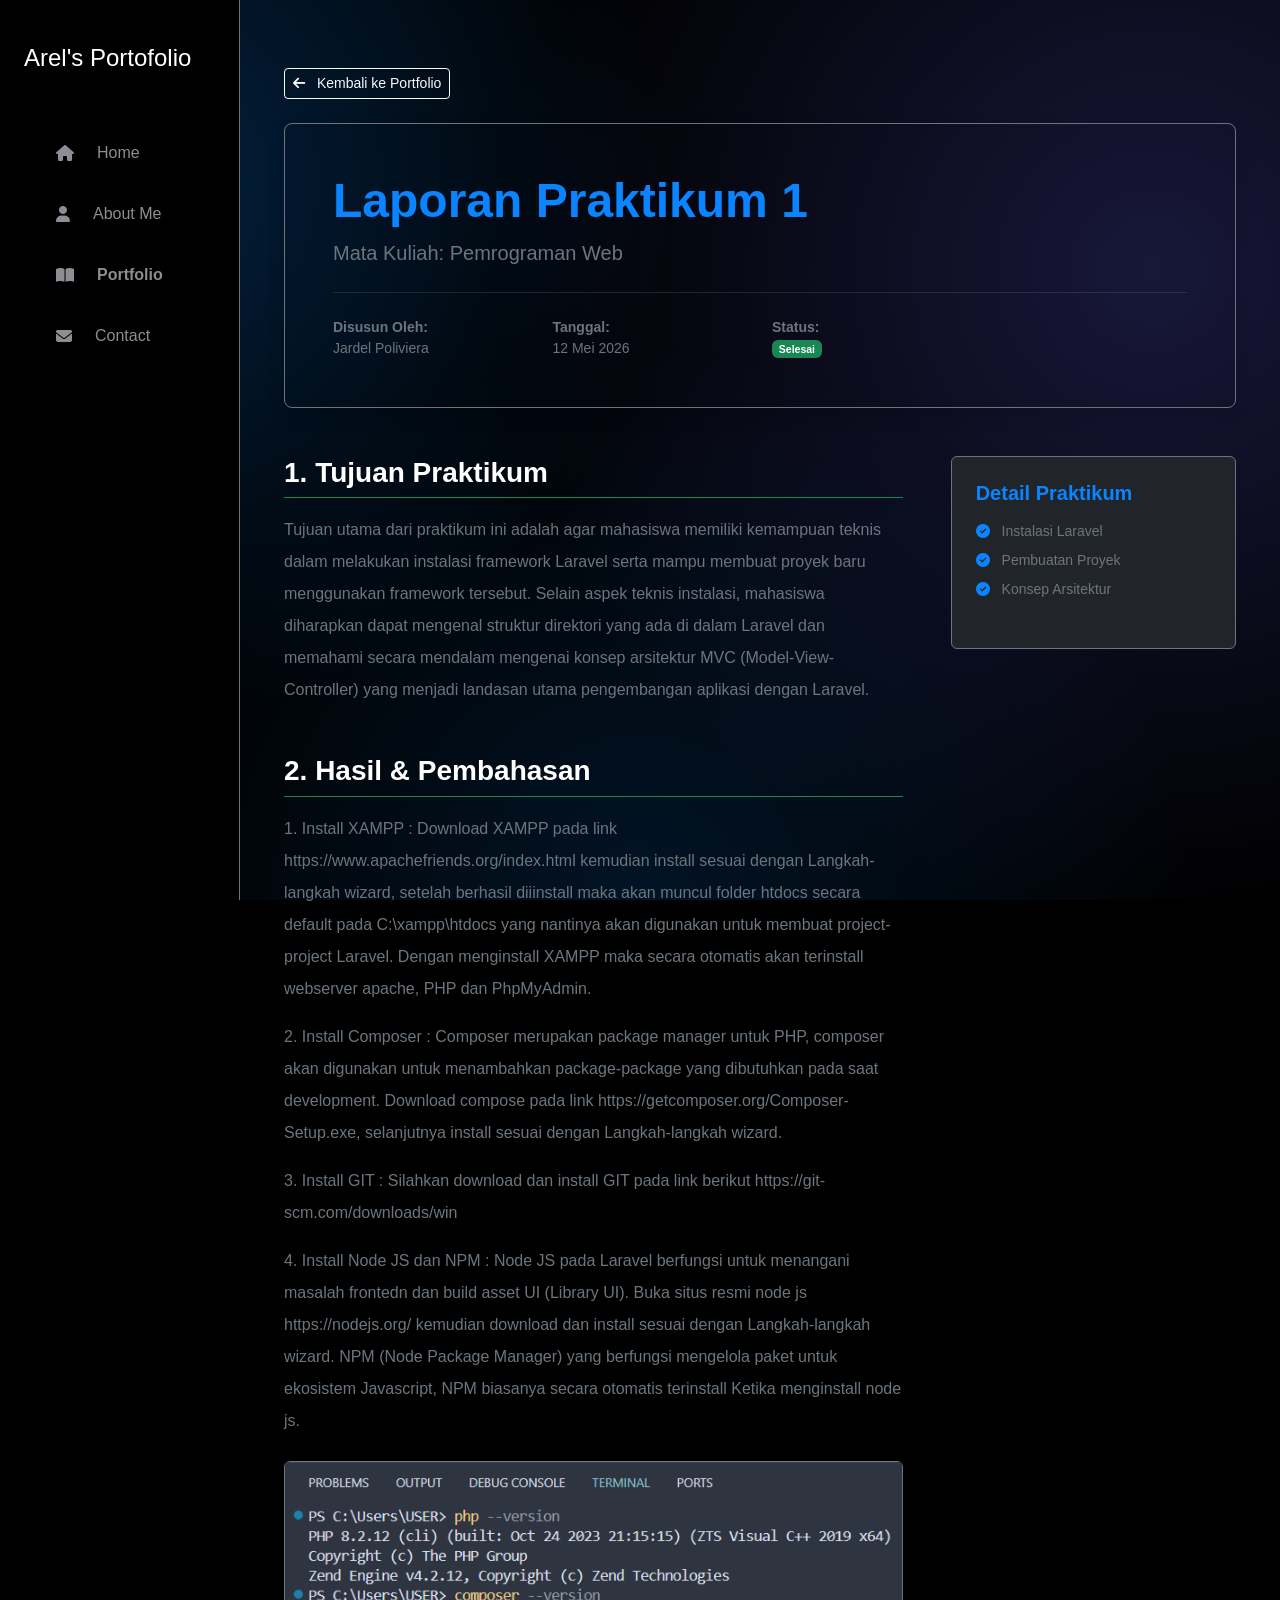
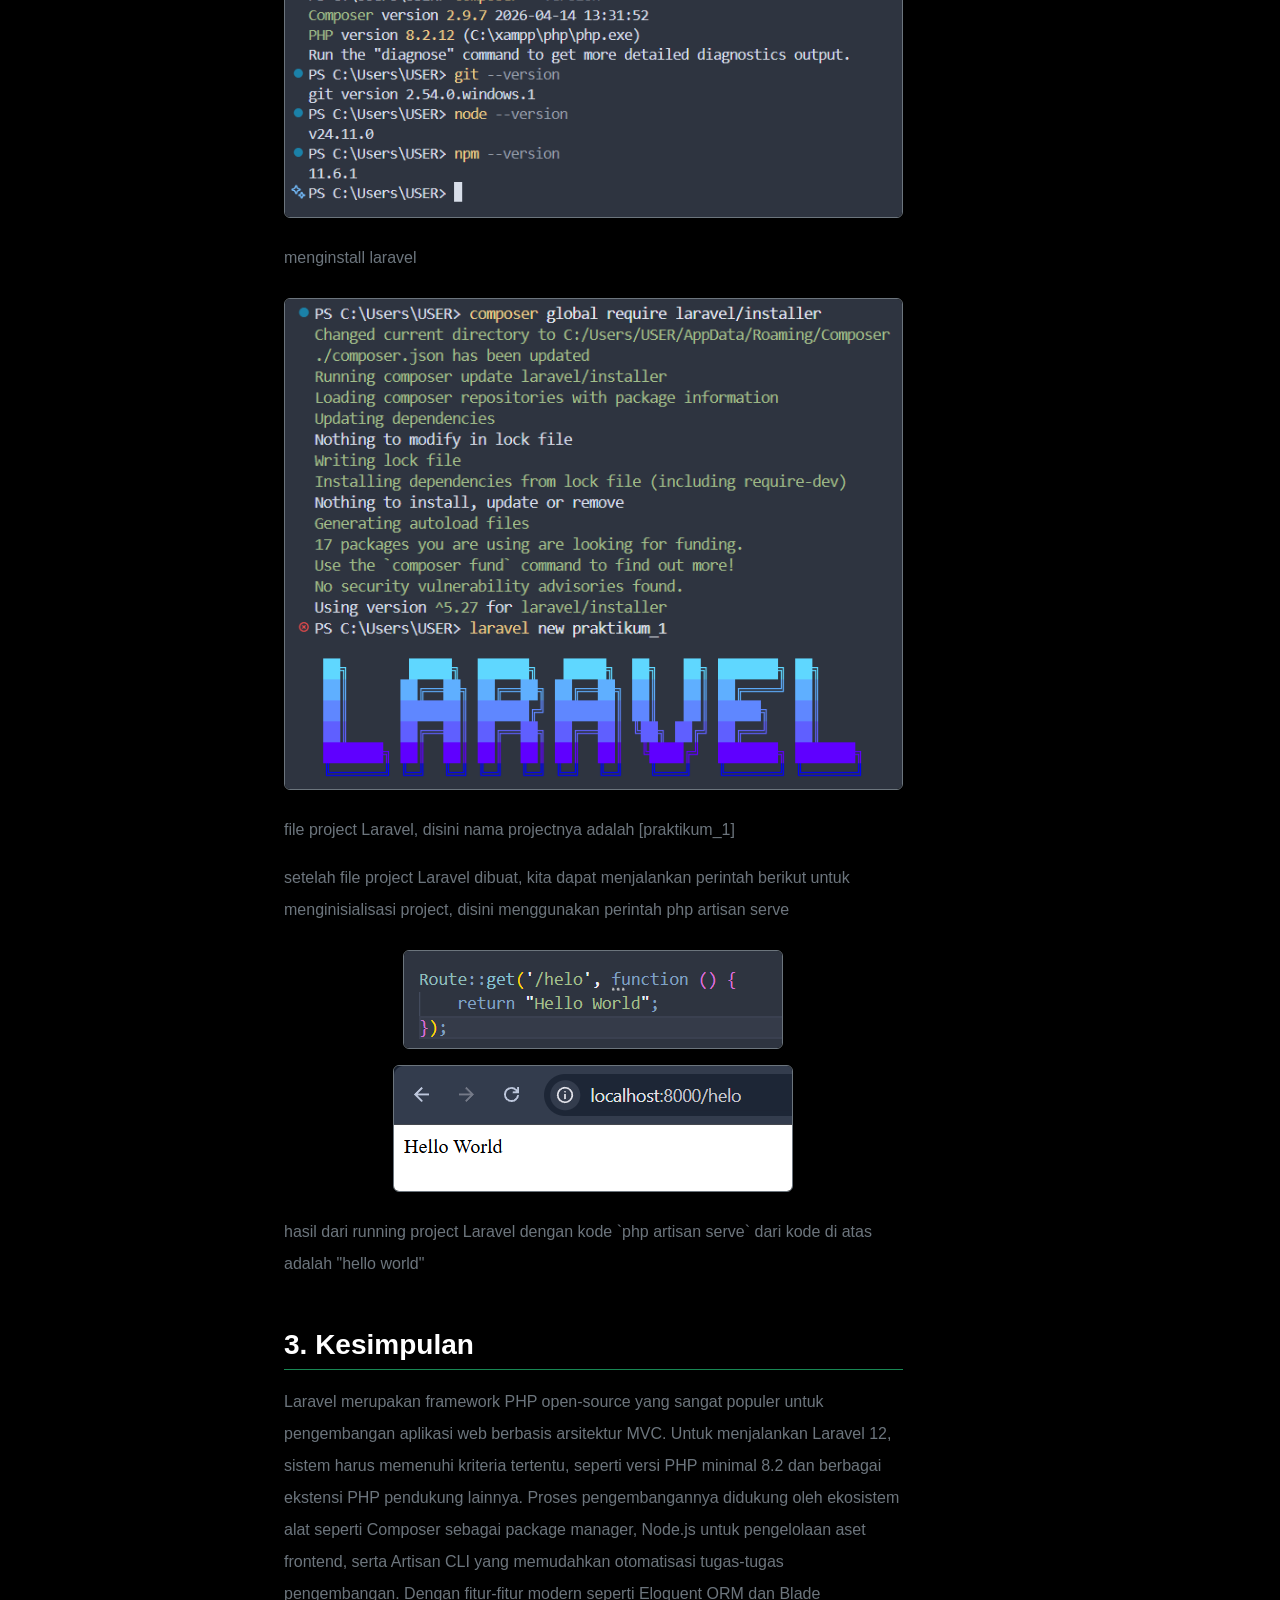
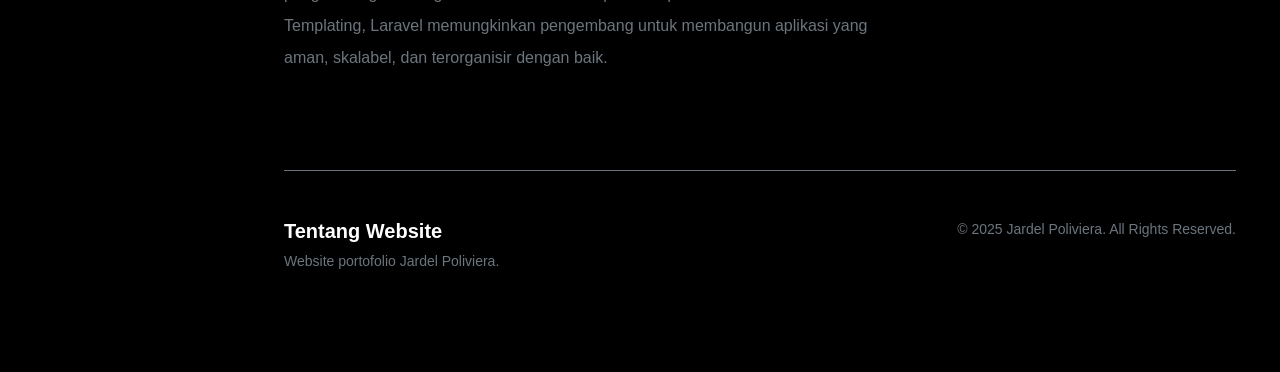
<file: laprak6.html>
<!doctype html>
<html lang="id">
  <head>
    <meta charset="UTF-8" />
    <meta name="viewport" content="width=device-width, initial-scale=1.0" />
    <title>Laporan Praktikum 1 - Portofolio</title>
    <link href="https://cdn.jsdelivr.net/npm/bootstrap@5.3.0/dist/css/bootstrap.min.css" rel="stylesheet" />
    <link rel="stylesheet" href="https://cdnjs.cloudflare.com/ajax/libs/font-awesome/6.4.0/css/all.min.css" />
    <link rel="stylesheet" href="css/custom.css?v=2"">
  </head>
  <body class="bg-black text-white">
    <nav class="navbar navbar-dark bg-black fixed-top d-md-none border-bottom border-secondary">
      <div class="container-fluid">
        <a class="navbar-brand fw-bold" href="#"><i class="text-success"></i> My Portfolio</a>
        <button class="navbar-toggler" type="button" data-bs-toggle="collapse" data-bs-target="#mobileMenu">
          <span class="navbar-toggler-icon"></span>
        </button>
        <div class="collapse navbar-collapse" id="mobileMenu">
          <ul class="navbar-nav ms-auto">
            <li class="nav-item"><a class="nav-link" href="index.html">Home</a></li>
            <li class="nav-item"><a class="nav-link" href="about.html">About</a></li>
            <li class="nav-item"><a class="nav-link active" href="portofolio.html">Portfolio</a></li>
            <li class="nav-item"><a class="nav-link" href="kontak.html">Contact</a></li>
          </ul>
        </div>
      </div>
    </nav>

    <nav class="sidebar d-none d-md-flex flex-column bg-black border-end border-secondary">
      <div class="brand-section mb-4 p-4">
        <h4><i class="text-success"></i> Arel's Portofolio</h4>
      </div>
      <ul class="nav flex-column px-3 gap-2">
        <li class="nav-item">
          <a href="index.html" class="nav-link text-secondary hover-white"><i class="fas fa-home me-2"></i> Home</a>
        </li>
        <li class="nav-item">
          <a href="about.html" class="nav-link text-secondary hover-white"><i class="fas fa-user me-2"></i> About Me</a>
        </li>
        <li class="nav-item">
          <a href="portofolio.html" class="nav-link text-white fw-bold"><i class="fas fa-book-open me-2"></i> Portfolio</a>
        </li>
        <li class="nav-item">
          <a href="kontak.html" class="nav-link text-secondary hover-white"><i class="fas fa-envelope me-2"></i> Contact</a>
        </li>
      </ul>
    </nav>

    <main class="main-content">
      <div class="container py-5 px-4">
        <a href="portofolio.html" class="btn btn-outline-light btn-sm mb-4"> <i class="fas fa-arrow-left me-2"></i> Kembali ke Portfolio </a>

        <div class="p-5 mb-5 rounded-3 bg-gradient-dark border border-secondary shadow">
          <h1 class="display-5 fw-bold text-success">Laporan Praktikum 1</h1>
          <p class="fs-5 text-secondary">Mata Kuliah: Pemrograman Web</p>
          <hr class="my-4 border-secondary" />
          <div class="row text-secondary small">
            <div class="col-md-3"><strong>Disusun Oleh:</strong><br />Jardel Poliviera</div>
            <div class="col-md-3"><strong>Tanggal:</strong><br />12 Mei 2026</div>
            <div class="col-md-3"><strong>Status:</strong><br /><span class="badge bg-success">Selesai</span></div>
          </div>
        </div>

        <div class="row g-5">
          <div class="col-lg-8">
            <section class="mb-5">
              <h3 class="fw-bold text-white border-bottom border-success pb-2 mb-3">1. Tujuan Praktikum</h3>
              <p class="text-secondary lh-lg">
                Tujuan utama dari praktikum ini adalah agar mahasiswa memiliki kemampuan teknis dalam melakukan instalasi framework Laravel serta mampu membuat proyek baru menggunakan framework tersebut. Selain aspek teknis instalasi,
                mahasiswa diharapkan dapat mengenal struktur direktori yang ada di dalam Laravel dan memahami secara mendalam mengenai konsep arsitektur MVC (Model-View-Controller) yang menjadi landasan utama pengembangan aplikasi dengan
                Laravel.
              </p>
            </section>

            <section class="mb-5">
              <h3 class="fw-bold text-white border-bottom border-success pb-2 mb-3">2. Hasil & Pembahasan</h3>
              <p class="text-secondary lh-lg">
                1. Install XAMPP : Download XAMPP pada link https://www.apachefriends.org/index.html kemudian install sesuai dengan Langkah-langkah wizard, setelah berhasil diiinstall maka akan muncul folder htdocs secara default pada
                C:\xampp\htdocs yang nantinya akan digunakan untuk membuat project-project Laravel. Dengan menginstall XAMPP maka secara otomatis akan terinstall webserver apache, PHP dan PhpMyAdmin.
              </p>
              <p class="text-secondary lh-lg">
                2. Install Composer : Composer merupakan package manager untuk PHP, composer akan digunakan untuk menambahkan package-package yang dibutuhkan pada saat development. Download compose pada link
                https://getcomposer.org/Composer-Setup.exe, selanjutnya install sesuai dengan Langkah-langkah wizard.
              </p>
              <p class="text-secondary lh-lg">3. Install GIT : Silahkan download dan install GIT pada link berikut https://git-scm.com/downloads/win</p>
              <p class="text-secondary lh-lg">
                4. Install Node JS dan NPM : Node JS pada Laravel berfungsi untuk menangani masalah frontedn dan build asset UI (Library UI). Buka situs resmi node js https://nodejs.org/ kemudian download dan install sesuai dengan
                Langkah-langkah wizard. NPM (Node Package Manager) yang berfungsi mengelola paket untuk ekosistem Javascript, NPM biasanya secara otomatis terinstall Ketika menginstall node js.
              </p>

              <div class="text-center my-4">
                <img src="images/laprak1/ss1.png" alt="Screenshot Hasil Praktikum 1" class="img-fluid rounded border border-secondary shadow" />
              </div>

              <p class="text-secondary lh-lg">menginstall laravel</p>

              <div class="text-center my-4">
                <img src="images/laprak1/ss2.png" alt="Screenshot Hasil Praktikum 1" class="img-fluid rounded border border-secondary shadow" />
              </div>

              <p class="text-secondary lh-lg">file project Laravel, disini nama projectnya adalah [praktikum_1]</p>
              <p class="text-secondary lh-lg">setelah file project Laravel dibuat, kita dapat menjalankan perintah berikut untuk menginisialisasi project, disini menggunakan perintah php artisan serve</p>

              <div class="text-center my-4">
                <img src="images/laprak1/ss3.png" alt="Screenshot Hasil Praktikum 1" class="img-fluid rounded border border-secondary shadow mb-3" />
                <br />
                <img src="images/laprak1/ss4.png" alt="Screenshot Hasil Praktikum 1" class="img-fluid rounded border border-secondary shadow" style="max-width: 500px" />
              </div>

              <p class="text-secondary lh-lg">hasil dari running project Laravel dengan kode `php artisan serve` dari kode di atas adalah "hello world"</p>
            </section>

            <section class="mb-5">
              <h3 class="fw-bold text-white border-bottom border-success pb-2 mb-3">3. Kesimpulan</h3>
              <p class="text-secondary lh-lg">
                Laravel merupakan framework PHP open-source yang sangat populer untuk pengembangan aplikasi web berbasis arsitektur MVC. Untuk menjalankan Laravel 12, sistem harus memenuhi kriteria tertentu, seperti versi PHP minimal 8.2
                dan berbagai ekstensi PHP pendukung lainnya. Proses pengembangannya didukung oleh ekosistem alat seperti Composer sebagai package manager, Node.js untuk pengelolaan aset frontend, serta Artisan CLI yang memudahkan
                otomatisasi tugas-tugas pengembangan. Dengan fitur-fitur modern seperti Eloquent ORM dan Blade Templating, Laravel memungkinkan pengembang untuk membangun aplikasi yang aman, skalabel, dan terorganisir dengan baik.
              </p>
            </section>
          </div>

          <div class="col-lg-4">
            <div class="card bg-dark border-secondary p-4 sticky-top" style="top: 20px">
              <h5 class="fw-bold text-success mb-3">Detail Praktikum</h5>
              <ul class="list-unstyled text-secondary small">
                <li class="mb-2"><i class="fas fa-check-circle text-success me-2"></i> Instalasi Laravel</li>
                <li class="mb-2"><i class="fas fa-check-circle text-success me-2"></i> Pembuatan Proyek</li>
                <li class="mb-2"><i class="fas fa-check-circle text-success me-2"></i> Konsep Arsitektur</li>
              </ul>
            </div>
          </div>
        </div>

        <footer class="mt-5 pt-5 border-top border-secondary">
          <div class="row">
            <div class="col-md-6 mb-3">
              <h5 class="fw-bold text-white">Tentang Website</h5>
              <p class="text-secondary small">Website portofolio Jardel Poliviera.</p>
            </div>
            <div class="col-md-6 text-md-end">
              <p class="text-secondary small">&copy; 2025 Jardel Poliviera. All Rights Reserved.</p>
            </div>
          </div>
        </footer>
      </div>
    </main>

    <script src="https://cdn.jsdelivr.net/npm/bootstrap@5.3.0/dist/js/bootstrap.bundle.min.js"></script>
  </body>
</html>
</file>
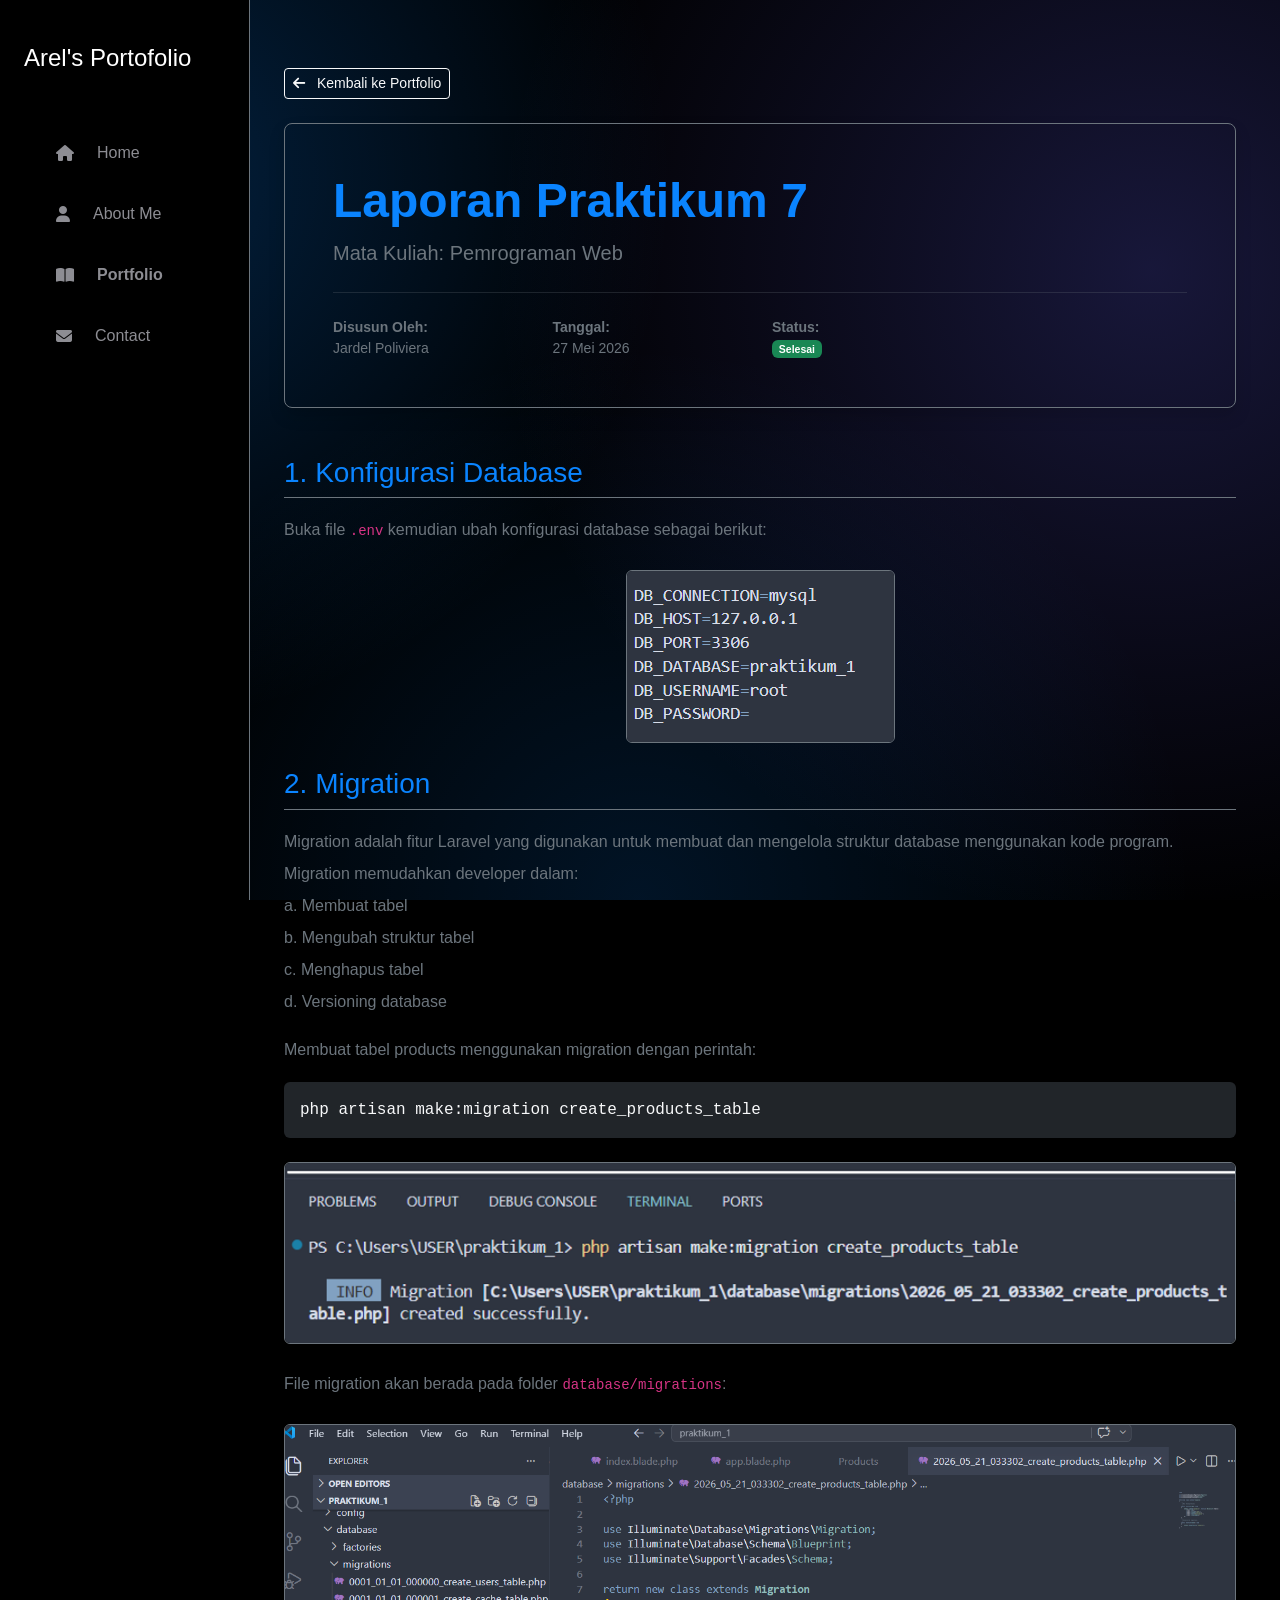
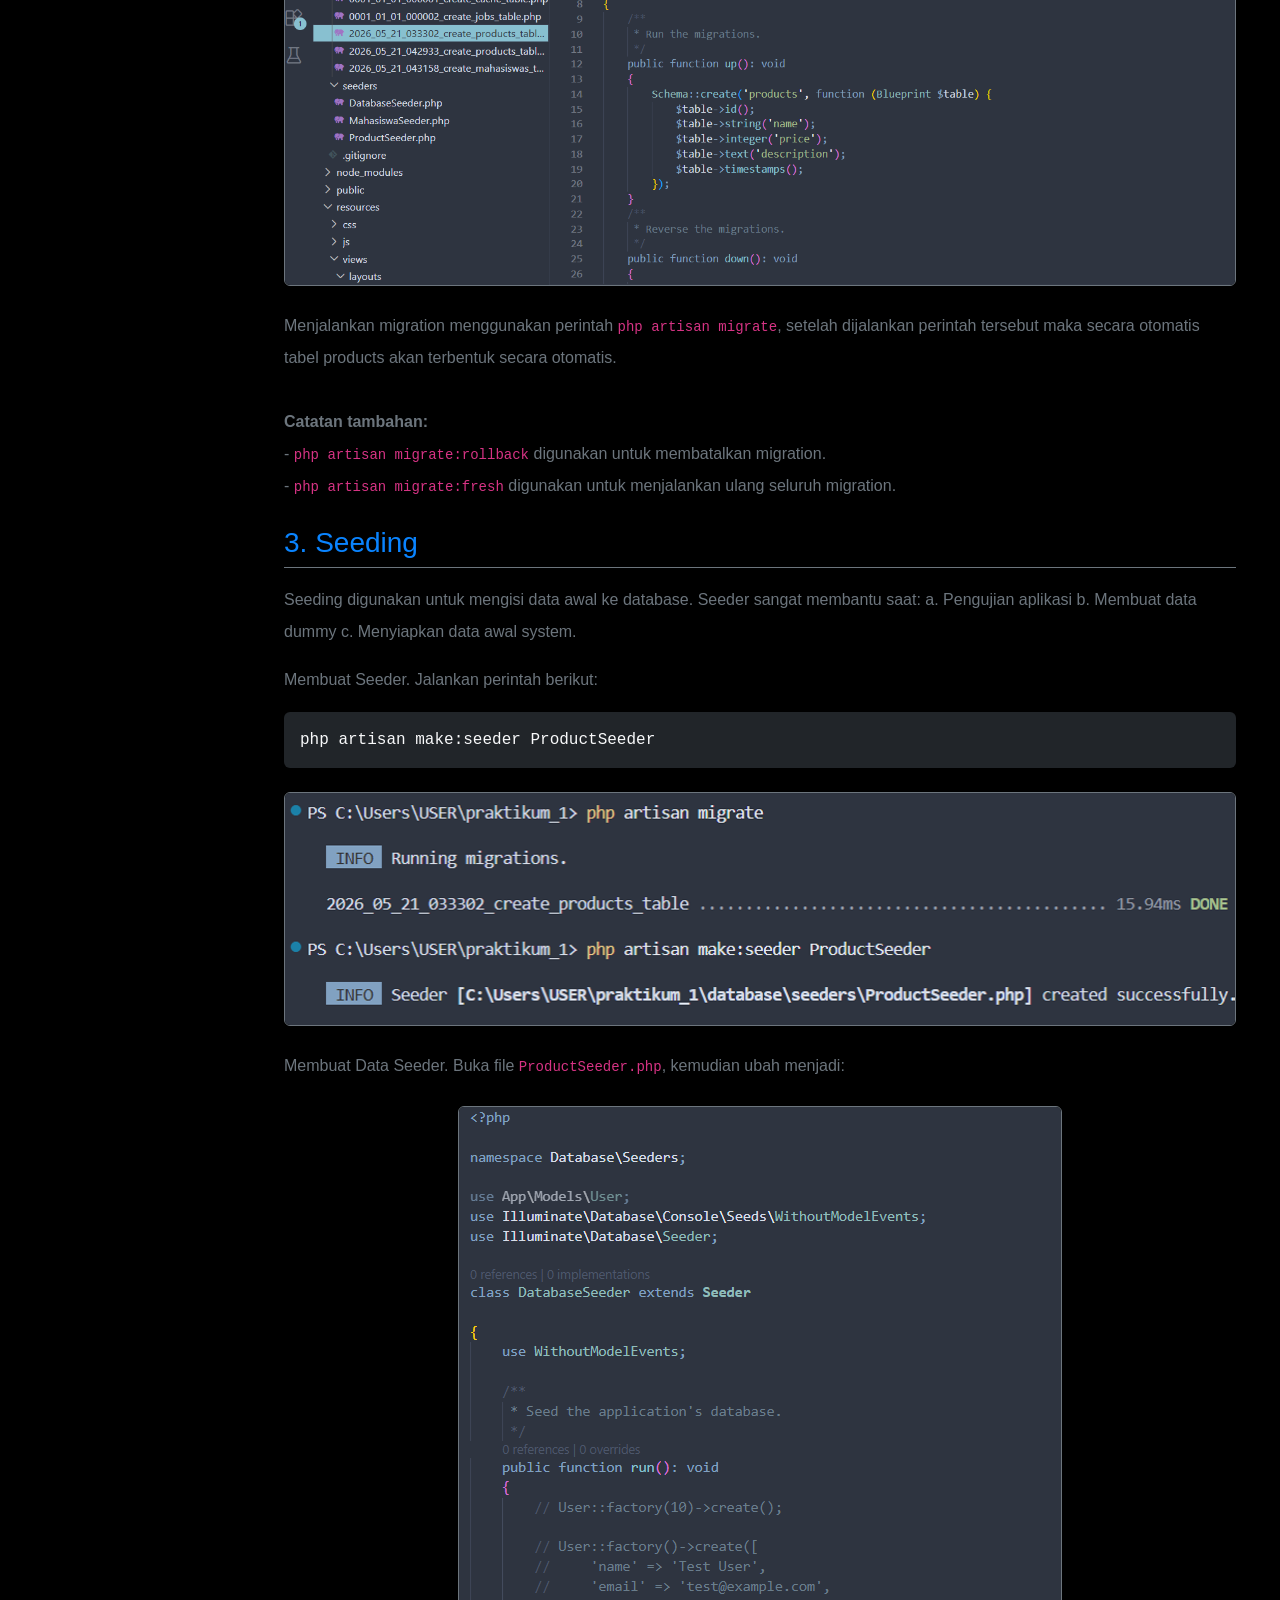
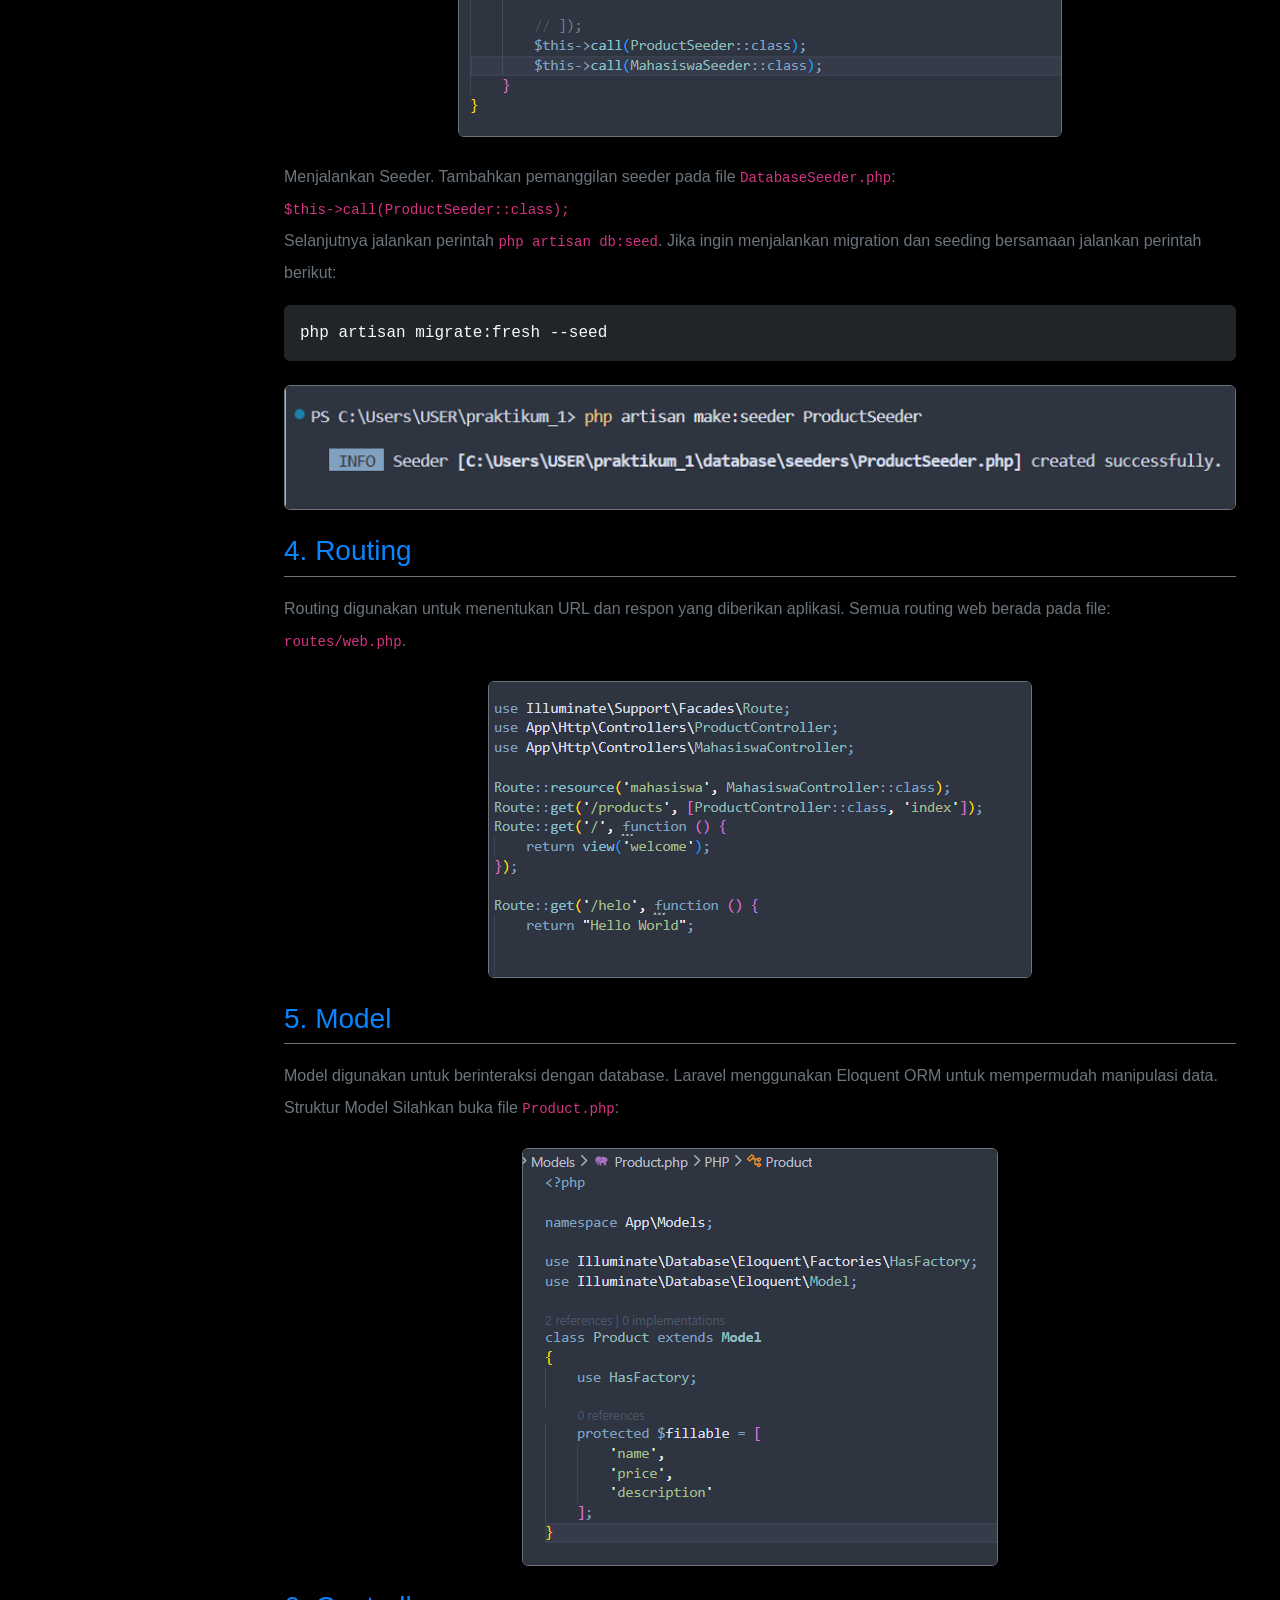
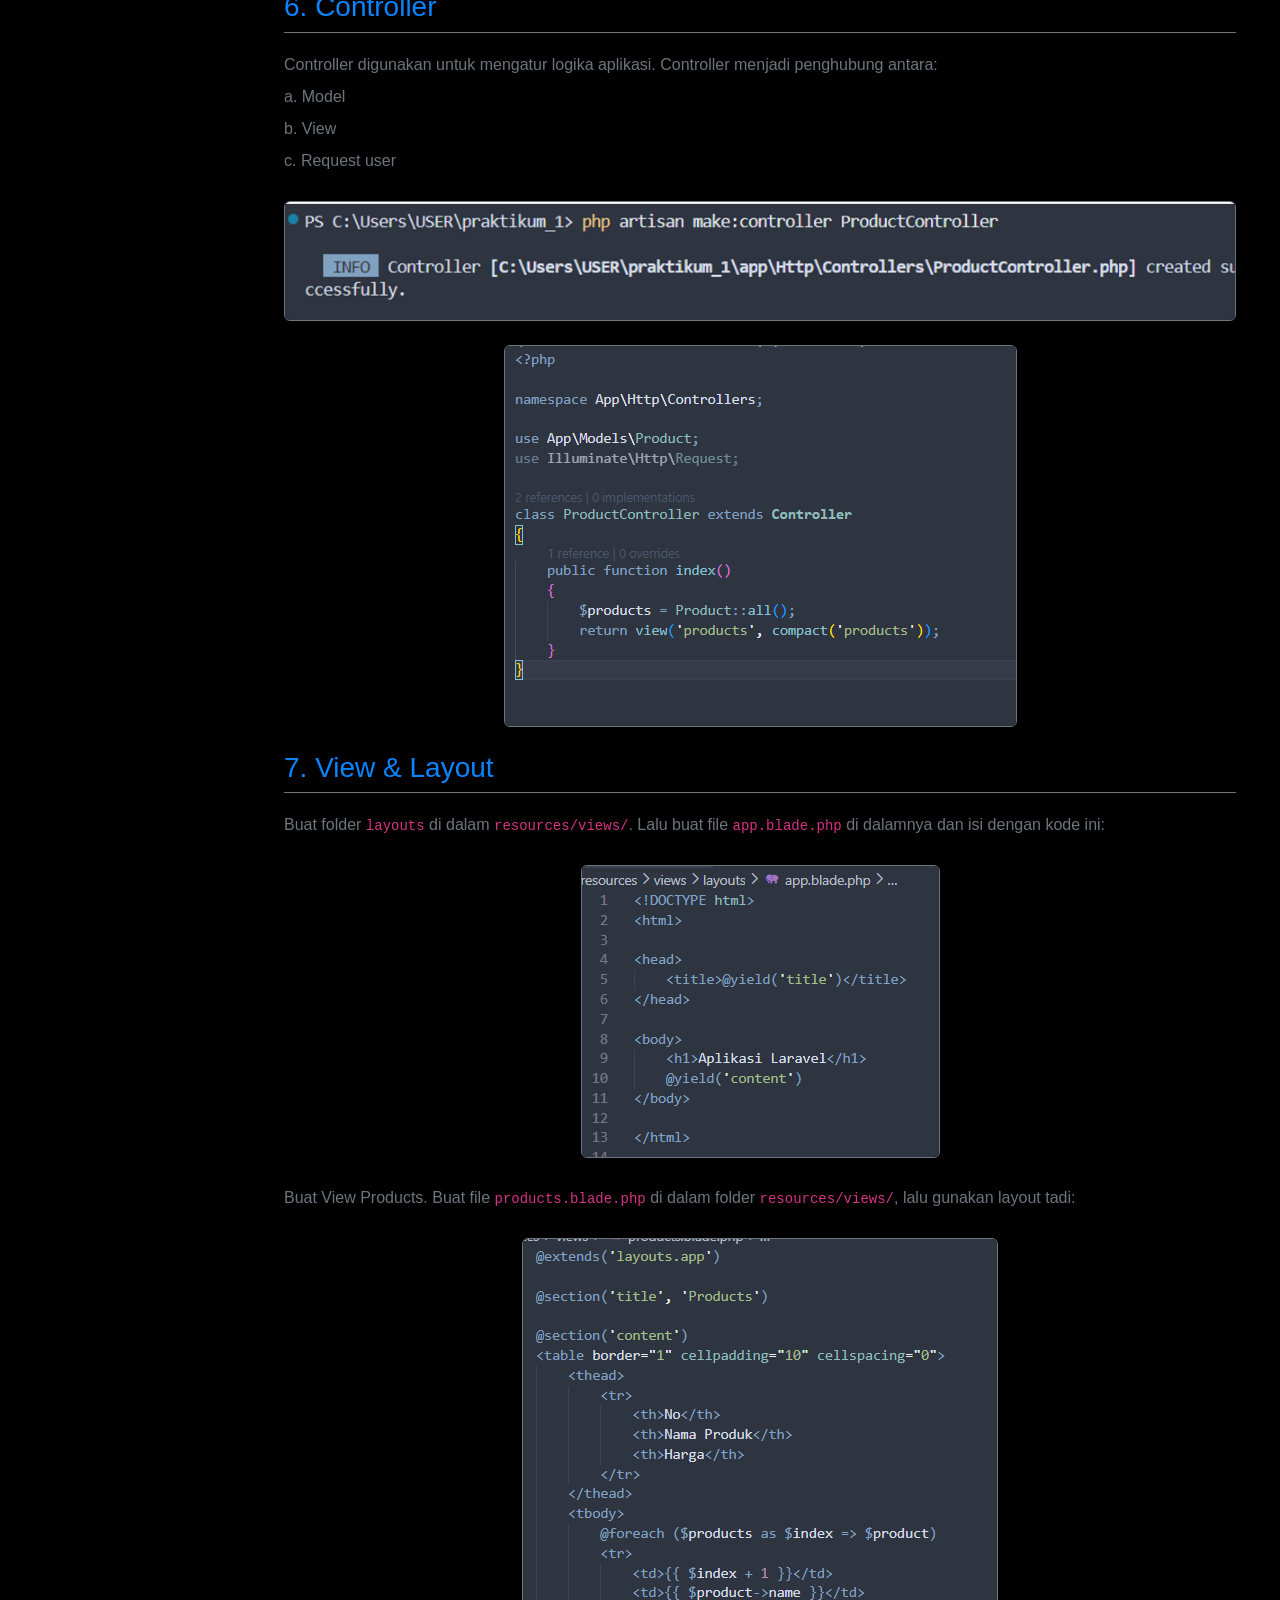
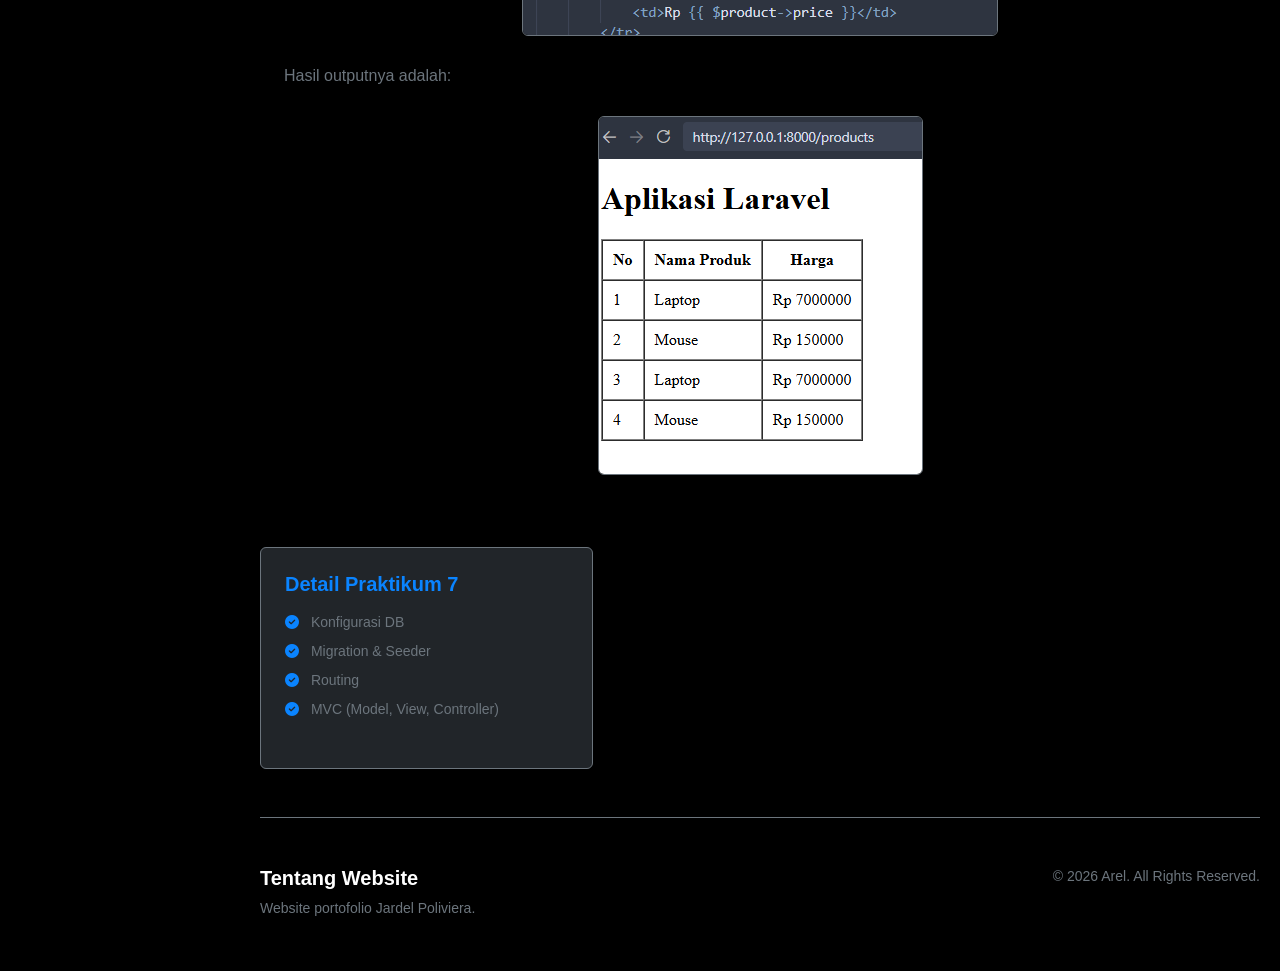
<file: laprak7.html>
<!doctype html>
<html lang="id">
  <head>
    <meta charset="UTF-8" />
    <meta name="viewport" content="width=device-width, initial-scale=1.0" />
    <title>Laporan Praktikum 7 - Portofolio</title>
    <link href="https://cdn.jsdelivr.net/npm/bootstrap@5.3.0/dist/css/bootstrap.min.css" rel="stylesheet" />
    <link rel="stylesheet" href="https://cdnjs.cloudflare.com/ajax/libs/font-awesome/6.4.0/css/all.min.css" />
    <link rel="stylesheet" href="css/custom.css?v=2"">
  </head>
  <body class="bg-black text-white">
    <nav class="navbar navbar-dark bg-black fixed-top d-md-none border-bottom border-secondary">
      <div class="container-fluid">
        <a class="navbar-brand fw-bold" href="#"><i class="text-success"></i> My Portfolio</a>
        <button class="navbar-toggler" type="button" data-bs-toggle="collapse" data-bs-target="#mobileMenu">
          <span class="navbar-toggler-icon"></span>
        </button>
        <div class="collapse navbar-collapse" id="mobileMenu">
          <ul class="navbar-nav ms-auto">
            <li class="nav-item"><a class="nav-link" href="index.html">Home</a></li>
            <li class="nav-item"><a class="nav-link" href="about.html">About</a></li>
            <li class="nav-item"><a class="nav-link active" href="portofolio.html">Portfolio</a></li>
            <li class="nav-item"><a class="nav-link" href="kontak.html">Contact</a></li>
          </ul>
        </div>
      </div>
    </nav>

    <nav class="sidebar d-none d-md-flex flex-column bg-black border-end border-secondary" style="position: fixed; top: 0; left: 0; width: 250px; height: 100vh; padding: 20px 0;">
      <div class="brand-section mb-4 p-4">
        <h4><i class="text-success"></i> Arel's Portofolio</h4>
      </div>
      <ul class="nav flex-column px-3 gap-2">
        <li class="nav-item">
          <a href="index.html" class="nav-link text-secondary hover-white"><i class="fas fa-home me-2"></i> Home</a>
        </li>
        <li class="nav-item">
          <a href="about.html" class="nav-link text-secondary hover-white"><i class="fas fa-user me-2"></i> About Me</a>
        </li>
        <li class="nav-item">
          <a href="portofolio.html" class="nav-link text-white fw-bold bg-dark rounded"><i class="fas fa-book-open me-2"></i> Portfolio</a>
        </li>
        <li class="nav-item">
          <a href="kontak.html" class="nav-link text-secondary hover-white"><i class="fas fa-envelope me-2"></i> Contact</a>
        </li>
      </ul>
    </nav>

    <main class="main-content">
      <div class="container py-5 px-4">
        <a href="portofolio.html" class="btn btn-outline-light btn-sm mb-4"> <i class="fas fa-arrow-left me-2"></i> Kembali ke Portfolio </a>

        <div class="p-5 mb-5 rounded-3 bg-gradient-dark border border-secondary shadow">
          <h1 class="display-5 fw-bold text-success">Laporan Praktikum 7</h1>
          <p class="fs-5 text-secondary">Mata Kuliah: Pemrograman Web</p>
          <hr class="my-4 border-secondary" />
          <div class="row text-secondary small">
            <div class="col-md-3"><strong>Disusun Oleh:</strong><br />Jardel Poliviera</div>
            <div class="col-md-3"><strong>Tanggal:</strong><br />27 Mei 2026</div>
            <div class="col-md-3"><strong>Status:</strong><br /><span class="badge bg-success">Selesai</span></div>
          </div>
        </div>

          <section>
            <h3 class="text-success mt-4 mb-3 border-bottom border-secondary pb-2">1. Konfigurasi Database</h3>
            <p class="text-secondary lh-lg">Buka file <code>.env</code> kemudian ubah konfigurasi database sebagai berikut:</p>
            <div class="text-center my-4">
              <img src="images/laprak7/ss1.png" alt="Konfigurasi Database" class="img-fluid border border-secondary rounded">
            </div>

            <h3 class="text-success mt-4 mb-3 border-bottom border-secondary pb-2">2. Migration</h3>
            <p class="text-secondary lh-lg">
              Migration adalah fitur Laravel yang digunakan untuk membuat dan mengelola struktur database menggunakan kode program. Migration memudahkan developer dalam:<br>
              a. Membuat tabel<br>
              b. Mengubah struktur tabel<br>
              c. Menghapus tabel<br>
              d. Versioning database
            </p>
            <p class="text-secondary lh-lg">Membuat tabel products menggunakan migration dengan perintah:</p>
            <div class="bg-dark p-3 rounded mb-3 font-monospace text-light">php artisan make:migration create_products_table</div>
            <div class="text-center my-4">
              <img src="images/laprak7/ss2.png" alt="Membuat Migration" class="img-fluid border border-secondary rounded">
            </div>
            <p class="text-secondary lh-lg">File migration akan berada pada folder <code>database/migrations</code>:</p>
            <div class="text-center my-4">
              <img src="images/laprak7/ss3.png" alt="Folder Migration" class="img-fluid border border-secondary rounded">
            </div>
            <p class="text-secondary lh-lg">
              Menjalankan migration menggunakan perintah <code>php artisan migrate</code>, setelah dijalankan perintah tersebut maka secara otomatis tabel products akan terbentuk secara otomatis.<br><br>
              <strong>Catatan tambahan:</strong><br>
              - <code>php artisan migrate:rollback</code> digunakan untuk membatalkan migration.<br>
              - <code>php artisan migrate:fresh</code> digunakan untuk menjalankan ulang seluruh migration.
            </p>

            <h3 class="text-success mt-4 mb-3 border-bottom border-secondary pb-2">3. Seeding</h3>
            <p class="text-secondary lh-lg">
              Seeding digunakan untuk mengisi data awal ke database. Seeder sangat membantu saat: a. Pengujian aplikasi b. Membuat data dummy c. Menyiapkan data awal system.
            </p>
            <p class="text-secondary lh-lg">Membuat Seeder. Jalankan perintah berikut:</p>
            <div class="bg-dark p-3 rounded mb-3 font-monospace text-light">php artisan make:seeder ProductSeeder</div>
            <div class="text-center my-4">
              <img src="images/laprak7/ss4.png" alt="Membuat Seeder" class="img-fluid border border-secondary rounded">
            </div>
            <p class="text-secondary lh-lg">Membuat Data Seeder. Buka file <code>ProductSeeder.php</code>, kemudian ubah menjadi:</p>
            <div class="text-center my-4">
              <img src="images/laprak7/ss5.png" alt="Kode Seeder" class="img-fluid border border-secondary rounded">
            </div>
            <p class="text-secondary lh-lg">
              Menjalankan Seeder. Tambahkan pemanggilan seeder pada file <code>DatabaseSeeder.php</code>: <br>
              <code>$this->call(ProductSeeder::class);</code><br>
              Selanjutnya jalankan perintah <code>php artisan db:seed</code>. Jika ingin menjalankan migration dan seeding bersamaan jalankan perintah berikut:
            </p>
            <div class="bg-dark p-3 rounded mb-3 font-monospace text-light">php artisan migrate:fresh --seed</div>
            <div class="text-center my-4">
              <img src="images/laprak7/ss6.png" alt="Menjalankan Seeder" class="img-fluid border border-secondary rounded">
            </div>

            <h3 class="text-success mt-4 mb-3 border-bottom border-secondary pb-2">4. Routing</h3>
            <p class="text-secondary lh-lg">
              Routing digunakan untuk menentukan URL dan respon yang diberikan aplikasi. Semua routing web berada pada file: <code>routes/web.php</code>.
            </p>
            <div class="text-center my-4">
              <img src="images/laprak7/ss7.png" alt="Routing Laravel" class="img-fluid border border-secondary rounded">
            </div>

            <h3 class="text-success mt-4 mb-3 border-bottom border-secondary pb-2">5. Model</h3>
            <p class="text-secondary lh-lg">
              Model digunakan untuk berinteraksi dengan database. Laravel menggunakan Eloquent ORM untuk mempermudah manipulasi data. Struktur Model Silahkan buka file <code>Product.php</code>:
            </p>
            <div class="text-center my-4">
              <img src="images/laprak7/ss8.png" alt="Struktur Model" class="img-fluid border border-secondary rounded">
            </div>

            <h3 class="text-success mt-4 mb-3 border-bottom border-secondary pb-2">6. Controller</h3>
            <p class="text-secondary lh-lg">
              Controller digunakan untuk mengatur logika aplikasi. Controller menjadi penghubung antara:<br>
              a. Model<br>
              b. View<br>
              c. Request user
            </p>
            <div class="text-center my-4">
              <img src="images/laprak7/ss9.png" alt="Membuat Controller" class="img-fluid border border-secondary rounded">
            </div>
            <div class="text-center my-4">
              <img src="images/laprak7/ss10.png" alt="Isi Controller" class="img-fluid border border-secondary rounded">
            </div>

            <h3 class="text-success mt-4 mb-3 border-bottom border-secondary pb-2">7. View & Layout</h3>
            <p class="text-secondary lh-lg">
              Buat folder <code>layouts</code> di dalam <code>resources/views/</code>. Lalu buat file <code>app.blade.php</code> di dalamnya dan isi dengan kode ini:
            </p>
            <div class="text-center my-4">
              <img src="images/laprak7/ss11.png" alt="Layout app.blade.php" class="img-fluid border border-secondary rounded">
            </div>
            <p class="text-secondary lh-lg">
              Buat View Products. Buat file <code>products.blade.php</code> di dalam folder <code>resources/views/</code>, lalu gunakan layout tadi:
            </p>
            <div class="text-center my-4">
              <img src="images/laprak7/ss12.png" alt="View Products" class="img-fluid border border-secondary rounded">
            </div>
            <p class="text-secondary lh-lg">
              Hasil outputnya adalah:
            </p>
            <div class="text-center my-4">
              <img src="images/laprak7/ss13.png" alt="Hasil Output" class="img-fluid border border-secondary rounded">
            </div>
          </section>
        </div>

        <div class="col-lg-4">
          <div class="card bg-dark border-secondary p-4 sticky-top" style="top: 20px">
            <h5 class="fw-bold text-success mb-3">Detail Praktikum 7</h5>
            <ul class="list-unstyled text-secondary small">
              <li class="mb-2"><i class="fas fa-check-circle text-success me-2"></i> Konfigurasi DB</li>
              <li class="mb-2"><i class="fas fa-check-circle text-success me-2"></i> Migration & Seeder</li>
              <li class="mb-2"><i class="fas fa-check-circle text-success me-2"></i> Routing</li>
              <li class="mb-2"><i class="fas fa-check-circle text-success me-2"></i> MVC (Model, View, Controller)</li>
            </ul>
          </div>
        </div>
      </div>

      <footer class="mt-5 pt-5 border-top border-secondary">
        <div class="row">
          <div class="col-md-6 mb-3">
            <h5 class="fw-bold text-white">Tentang Website</h5>
            <p class="text-secondary small">Website portofolio Jardel Poliviera.</p>
          </div>
          <div class="col-md-6 text-md-end">
            <p class="text-secondary small">&copy; 2026 Arel. All Rights Reserved.</p>
          </div>
        </div>
      </footer>
    </main>

    <script src="https://cdn.jsdelivr.net/npm/bootstrap@5.3.0/dist/js/bootstrap.bundle.min.js"></script>
    <style>
      /* Style untuk memastikan margin main konten di mobile tidak terpotong */
      @media (max-width: 767.98px) {
        main.container-fluid {
          margin-left: 0 !important;
          padding-top: 80px !important;
        }
      }
      .hover-white:hover {
        color: white !important;
      }
    </style>
  </body>
</html>
</file>
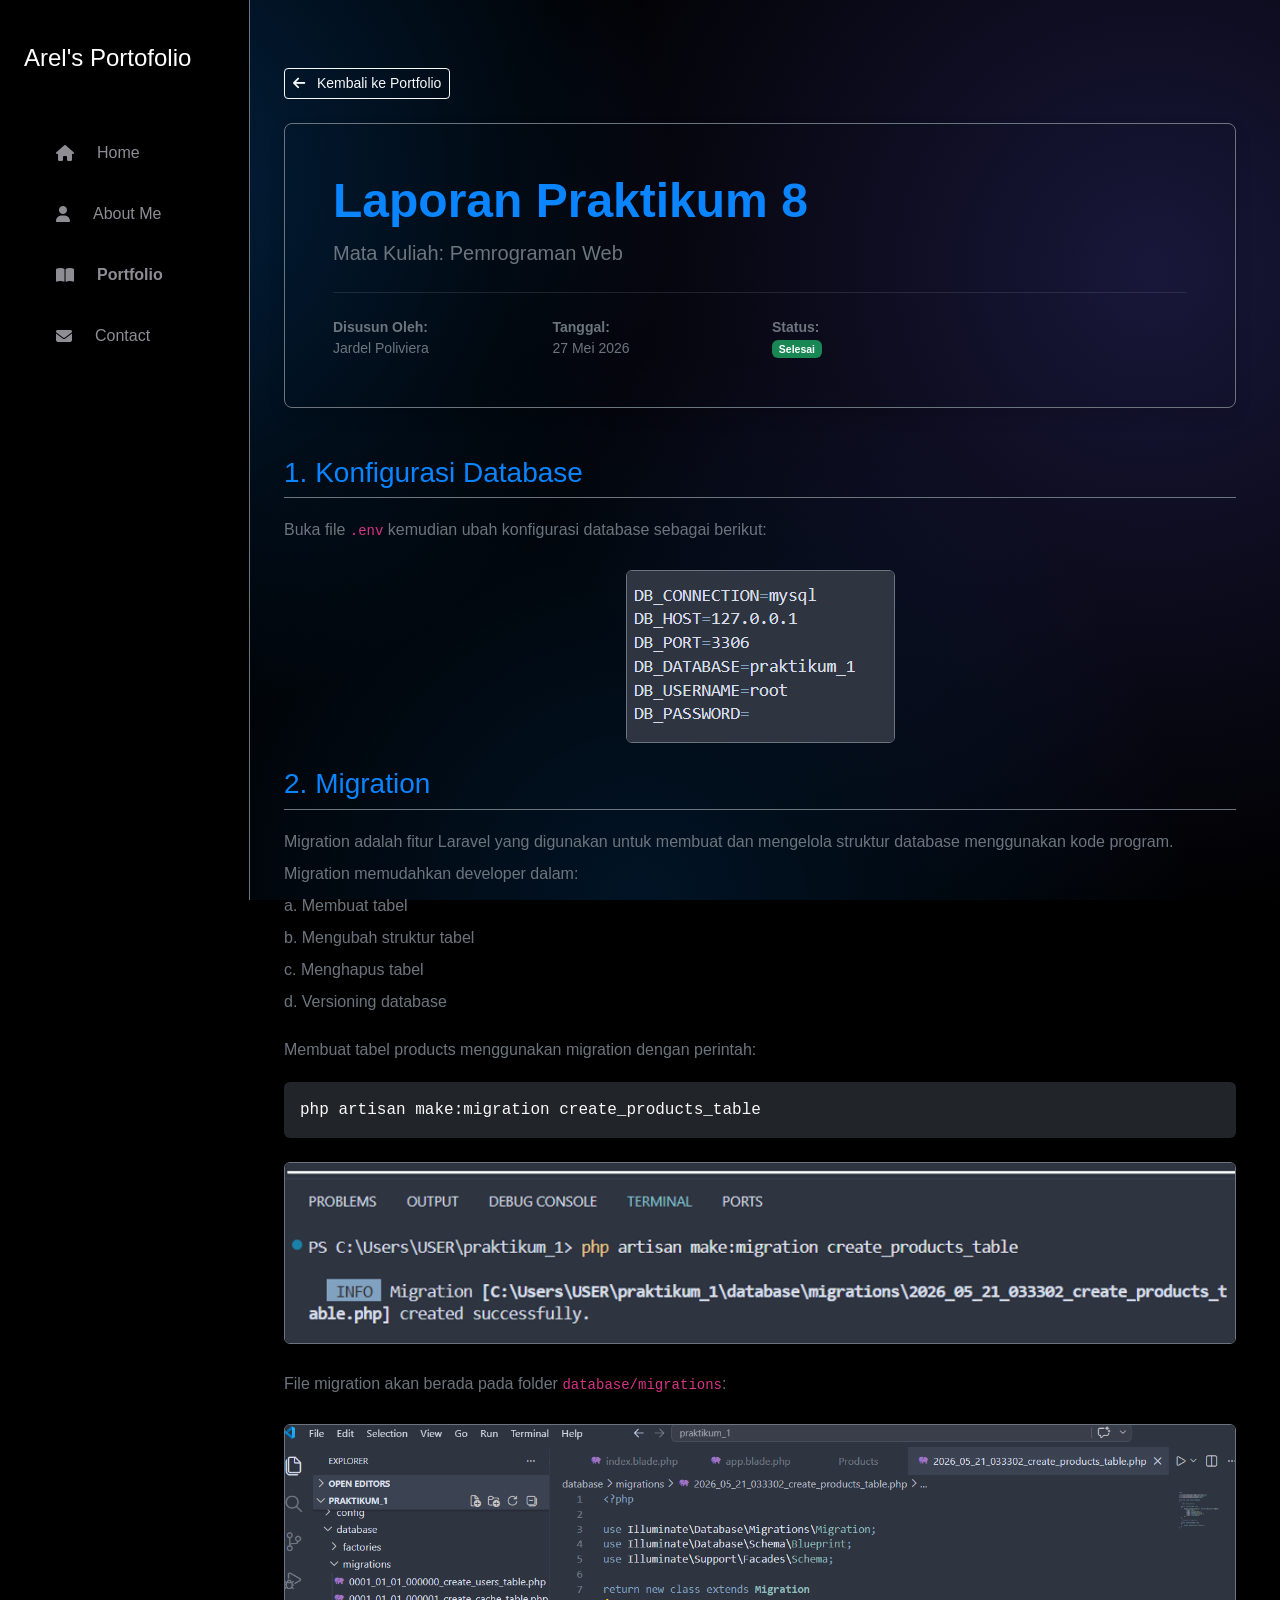
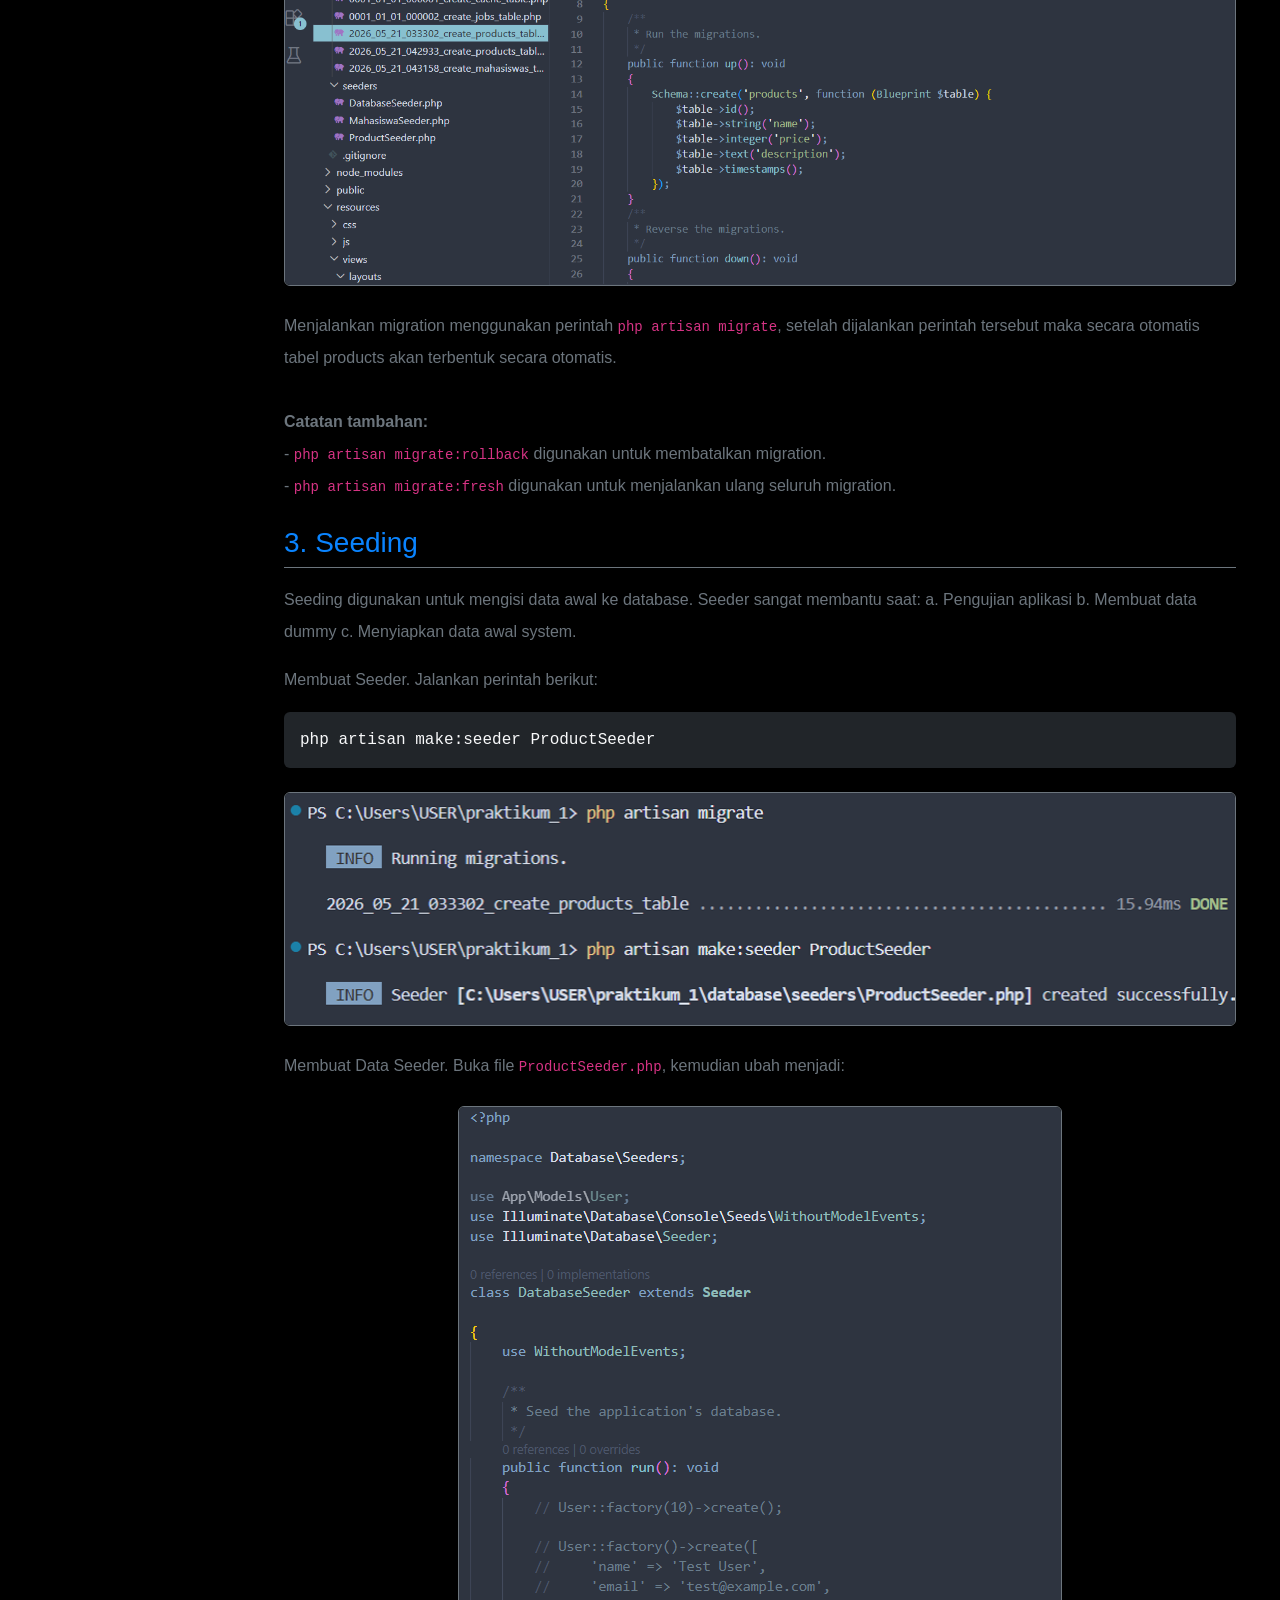
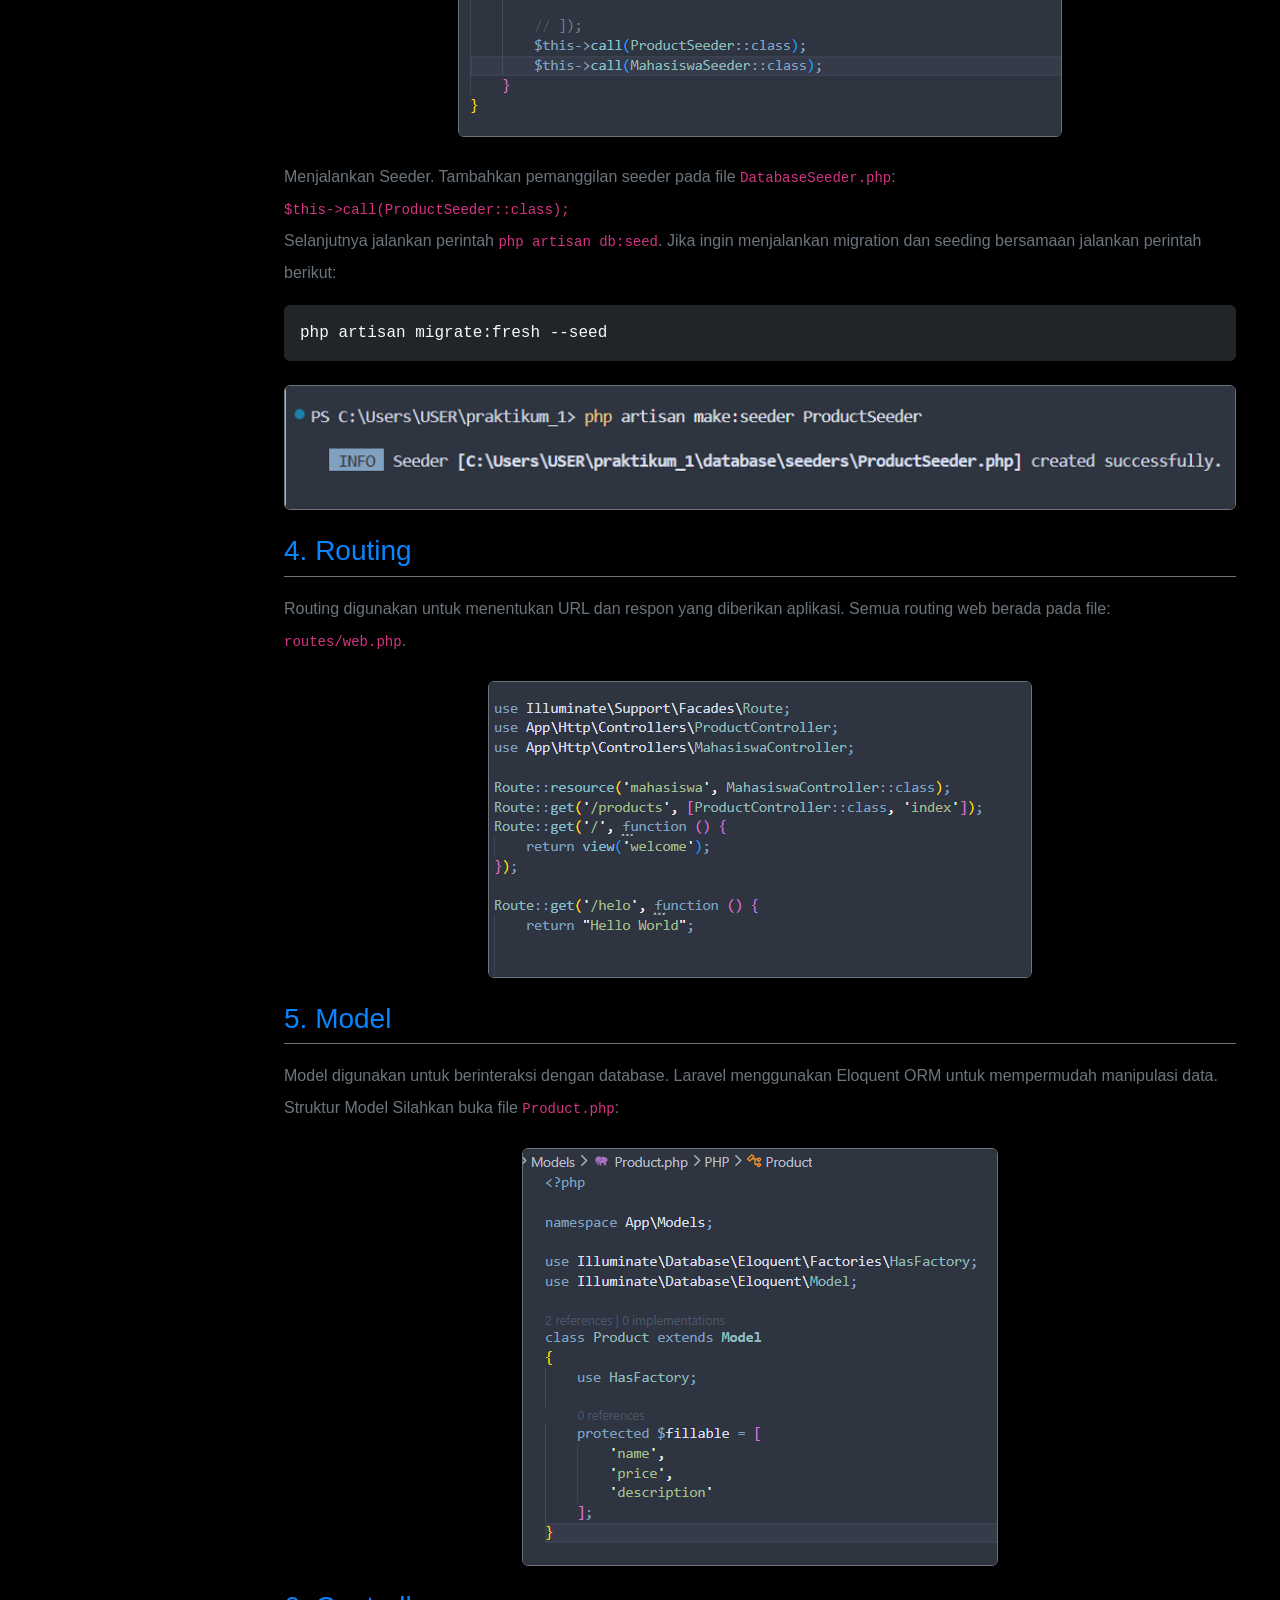
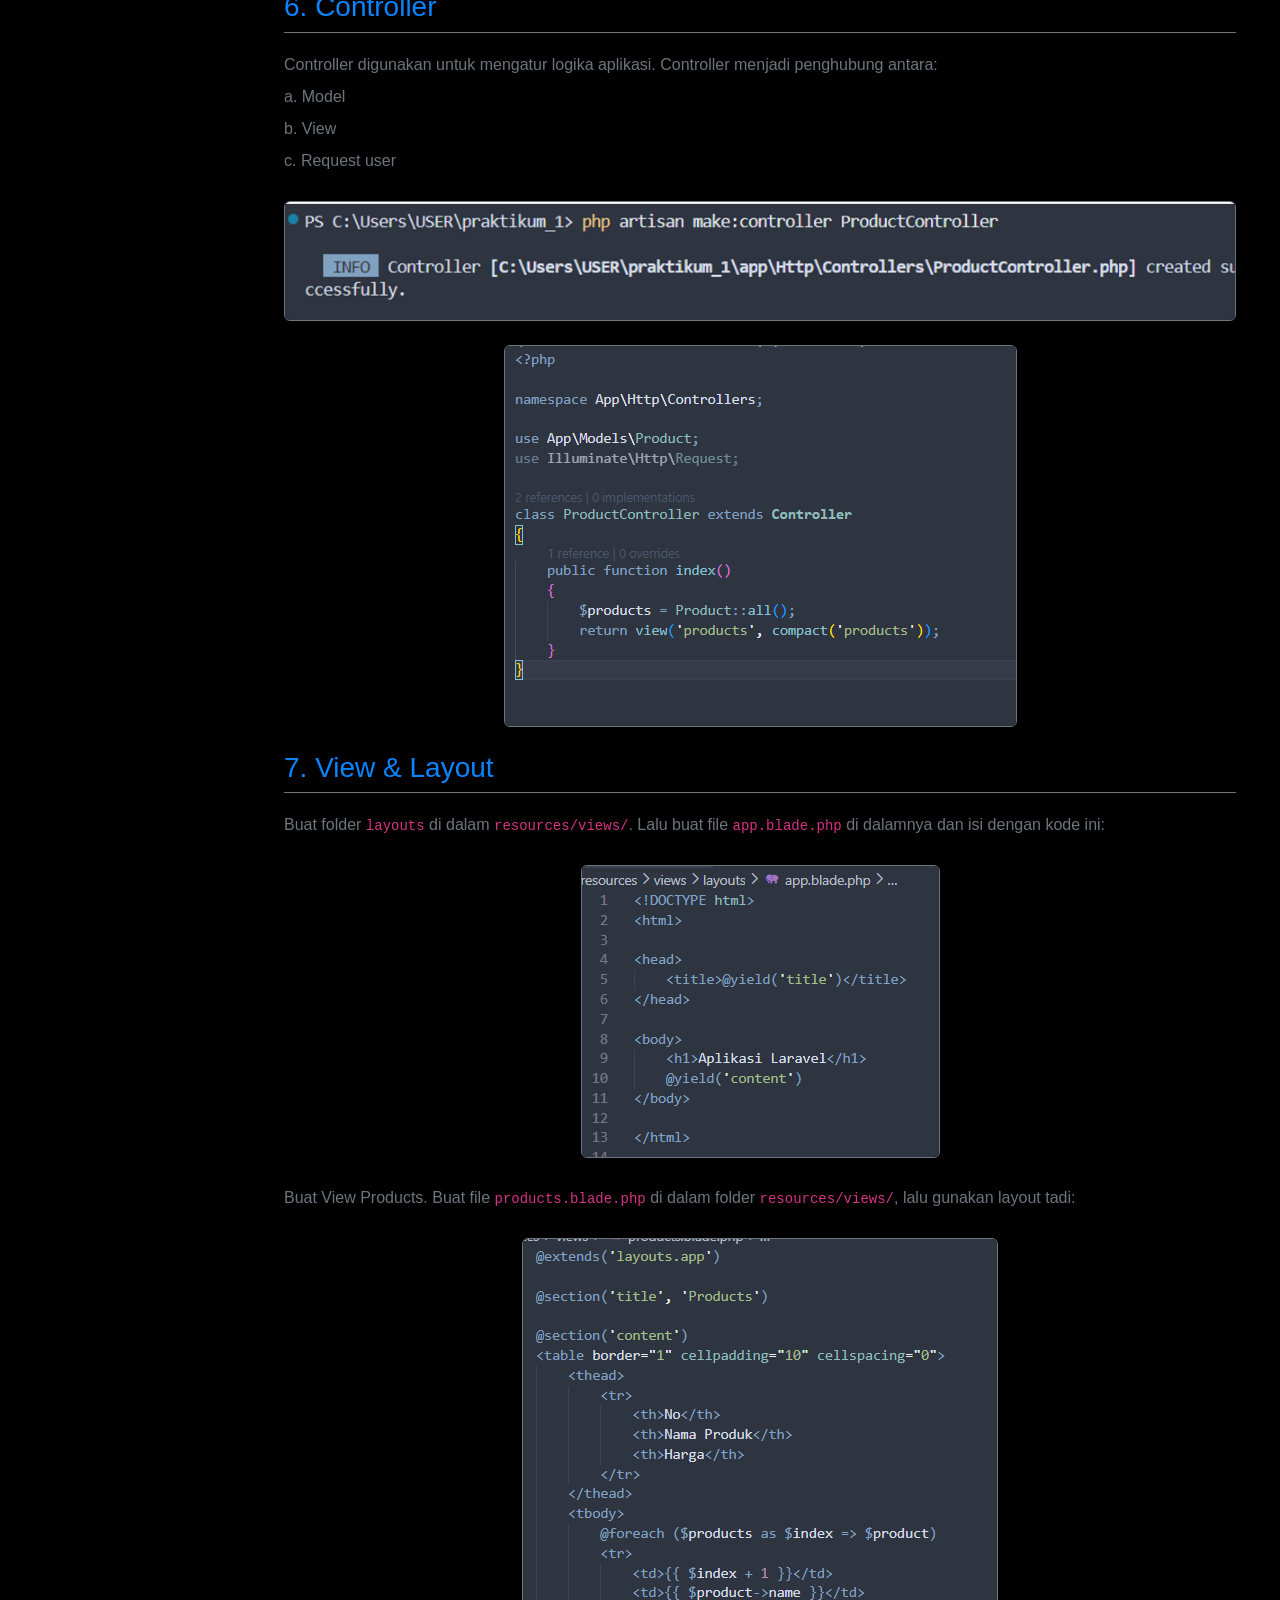
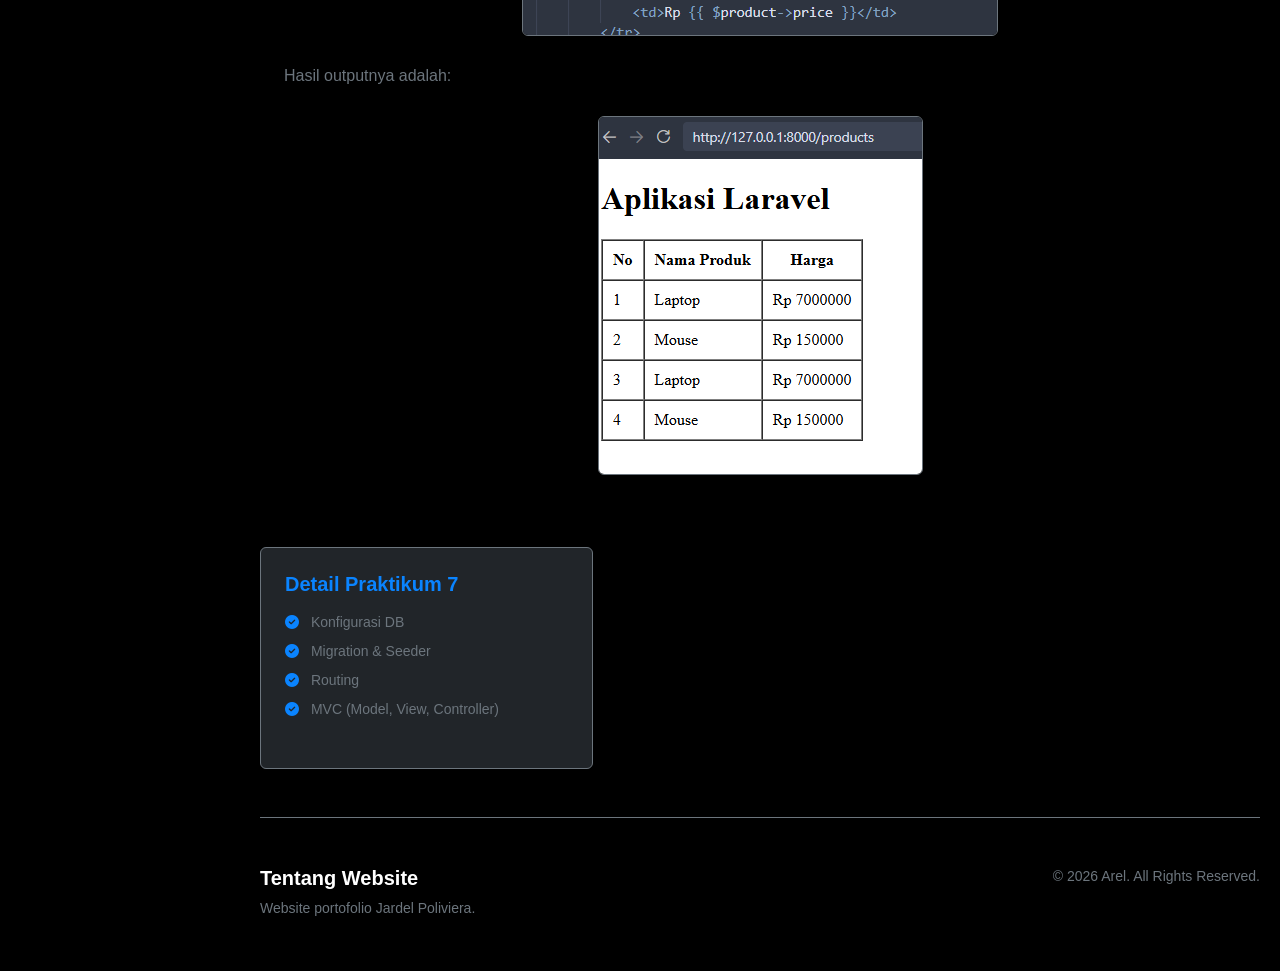
<file: laprak8.html>
<!doctype html>
<html lang="id">
  <head>
    <meta charset="UTF-8" />
    <meta name="viewport" content="width=device-width, initial-scale=1.0" />
    <title>Laporan Praktikum 8 - Portofolio</title>
    <link href="https://cdn.jsdelivr.net/npm/bootstrap@5.3.0/dist/css/bootstrap.min.css" rel="stylesheet" />
    <link rel="stylesheet" href="https://cdnjs.cloudflare.com/ajax/libs/font-awesome/6.4.0/css/all.min.css" />
    <link rel="stylesheet" href="css/custom.css?v=2"">
  </head>
  <body class="bg-black text-white">
    <nav class="navbar navbar-dark bg-black fixed-top d-md-none border-bottom border-secondary">
      <div class="container-fluid">
        <a class="navbar-brand fw-bold" href="#"><i class="text-success"></i> My Portfolio</a>
        <button class="navbar-toggler" type="button" data-bs-toggle="collapse" data-bs-target="#mobileMenu">
          <span class="navbar-toggler-icon"></span>
        </button>
        <div class="collapse navbar-collapse" id="mobileMenu">
          <ul class="navbar-nav ms-auto">
            <li class="nav-item"><a class="nav-link" href="index.html">Home</a></li>
            <li class="nav-item"><a class="nav-link" href="about.html">About</a></li>
            <li class="nav-item"><a class="nav-link active" href="portofolio.html">Portfolio</a></li>
            <li class="nav-item"><a class="nav-link" href="kontak.html">Contact</a></li>
          </ul>
        </div>
      </div>
    </nav>

    <nav class="sidebar d-none d-md-flex flex-column bg-black border-end border-secondary" style="position: fixed; top: 0; left: 0; width: 250px; height: 100vh; padding: 20px 0;">
      <div class="brand-section mb-4 p-4">
        <h4><i class="text-success"></i> Arel's Portofolio</h4>
      </div>
      <ul class="nav flex-column px-3 gap-2">
        <li class="nav-item">
          <a href="index.html" class="nav-link text-secondary hover-white"><i class="fas fa-home me-2"></i> Home</a>
        </li>
        <li class="nav-item">
          <a href="about.html" class="nav-link text-secondary hover-white"><i class="fas fa-user me-2"></i> About Me</a>
        </li>
        <li class="nav-item">
          <a href="portofolio.html" class="nav-link text-white fw-bold bg-dark rounded"><i class="fas fa-book-open me-2"></i> Portfolio</a>
        </li>
        <li class="nav-item">
          <a href="kontak.html" class="nav-link text-secondary hover-white"><i class="fas fa-envelope me-2"></i> Contact</a>
        </li>
      </ul>
    </nav>


    <main class="main-content">
      <div class="container py-5 px-4">
        <a href="portofolio.html" class="btn btn-outline-light btn-sm mb-4"> <i class="fas fa-arrow-left me-2"></i> Kembali ke Portfolio </a>

        <div class="p-5 mb-5 rounded-3 bg-gradient-dark border border-secondary shadow">
          <h1 class="display-5 fw-bold text-success">Laporan Praktikum 8</h1>
          <p class="fs-5 text-secondary">Mata Kuliah: Pemrograman Web</p>
          <hr class="my-4 border-secondary" />
          <div class="row text-secondary small">
            <div class="col-md-3"><strong>Disusun Oleh:</strong><br />Jardel Poliviera</div>
            <div class="col-md-3"><strong>Tanggal:</strong><br />27 Mei 2026</div>
            <div class="col-md-3"><strong>Status:</strong><br /><span class="badge bg-success">Selesai</span></div>
          </div>
        </div>

          <section>
            <h3 class="text-success mt-4 mb-3 border-bottom border-secondary pb-2">1. Konfigurasi Database</h3>
            <p class="text-secondary lh-lg">Buka file <code>.env</code> kemudian ubah konfigurasi database sebagai berikut:</p>
            <div class="text-center my-4">
              <img src="images/laprak7/ss1.png" alt="Konfigurasi Database" class="img-fluid border border-secondary rounded">
            </div>

            <h3 class="text-success mt-4 mb-3 border-bottom border-secondary pb-2">2. Migration</h3>
            <p class="text-secondary lh-lg">
              Migration adalah fitur Laravel yang digunakan untuk membuat dan mengelola struktur database menggunakan kode program. Migration memudahkan developer dalam:<br>
              a. Membuat tabel<br>
              b. Mengubah struktur tabel<br>
              c. Menghapus tabel<br>
              d. Versioning database
            </p>
            <p class="text-secondary lh-lg">Membuat tabel products menggunakan migration dengan perintah:</p>
            <div class="bg-dark p-3 rounded mb-3 font-monospace text-light">php artisan make:migration create_products_table</div>
            <div class="text-center my-4">
              <img src="images/laprak7/ss2.png" alt="Membuat Migration" class="img-fluid border border-secondary rounded">
            </div>
            <p class="text-secondary lh-lg">File migration akan berada pada folder <code>database/migrations</code>:</p>
            <div class="text-center my-4">
              <img src="images/laprak7/ss3.png" alt="Folder Migration" class="img-fluid border border-secondary rounded">
            </div>
            <p class="text-secondary lh-lg">
              Menjalankan migration menggunakan perintah <code>php artisan migrate</code>, setelah dijalankan perintah tersebut maka secara otomatis tabel products akan terbentuk secara otomatis.<br><br>
              <strong>Catatan tambahan:</strong><br>
              - <code>php artisan migrate:rollback</code> digunakan untuk membatalkan migration.<br>
              - <code>php artisan migrate:fresh</code> digunakan untuk menjalankan ulang seluruh migration.
            </p>

            <h3 class="text-success mt-4 mb-3 border-bottom border-secondary pb-2">3. Seeding</h3>
            <p class="text-secondary lh-lg">
              Seeding digunakan untuk mengisi data awal ke database. Seeder sangat membantu saat: a. Pengujian aplikasi b. Membuat data dummy c. Menyiapkan data awal system.
            </p>
            <p class="text-secondary lh-lg">Membuat Seeder. Jalankan perintah berikut:</p>
            <div class="bg-dark p-3 rounded mb-3 font-monospace text-light">php artisan make:seeder ProductSeeder</div>
            <div class="text-center my-4">
              <img src="images/laprak7/ss4.png" alt="Membuat Seeder" class="img-fluid border border-secondary rounded">
            </div>
            <p class="text-secondary lh-lg">Membuat Data Seeder. Buka file <code>ProductSeeder.php</code>, kemudian ubah menjadi:</p>
            <div class="text-center my-4">
              <img src="images/laprak7/ss5.png" alt="Kode Seeder" class="img-fluid border border-secondary rounded">
            </div>
            <p class="text-secondary lh-lg">
              Menjalankan Seeder. Tambahkan pemanggilan seeder pada file <code>DatabaseSeeder.php</code>: <br>
              <code>$this->call(ProductSeeder::class);</code><br>
              Selanjutnya jalankan perintah <code>php artisan db:seed</code>. Jika ingin menjalankan migration dan seeding bersamaan jalankan perintah berikut:
            </p>
            <div class="bg-dark p-3 rounded mb-3 font-monospace text-light">php artisan migrate:fresh --seed</div>
            <div class="text-center my-4">
              <img src="images/laprak7/ss6.png" alt="Menjalankan Seeder" class="img-fluid border border-secondary rounded">
            </div>

            <h3 class="text-success mt-4 mb-3 border-bottom border-secondary pb-2">4. Routing</h3>
            <p class="text-secondary lh-lg">
              Routing digunakan untuk menentukan URL dan respon yang diberikan aplikasi. Semua routing web berada pada file: <code>routes/web.php</code>.
            </p>
            <div class="text-center my-4">
              <img src="images/laprak7/ss7.png" alt="Routing Laravel" class="img-fluid border border-secondary rounded">
            </div>

            <h3 class="text-success mt-4 mb-3 border-bottom border-secondary pb-2">5. Model</h3>
            <p class="text-secondary lh-lg">
              Model digunakan untuk berinteraksi dengan database. Laravel menggunakan Eloquent ORM untuk mempermudah manipulasi data. Struktur Model Silahkan buka file <code>Product.php</code>:
            </p>
            <div class="text-center my-4">
              <img src="images/laprak7/ss8.png" alt="Struktur Model" class="img-fluid border border-secondary rounded">
            </div>

            <h3 class="text-success mt-4 mb-3 border-bottom border-secondary pb-2">6. Controller</h3>
            <p class="text-secondary lh-lg">
              Controller digunakan untuk mengatur logika aplikasi. Controller menjadi penghubung antara:<br>
              a. Model<br>
              b. View<br>
              c. Request user
            </p>
            <div class="text-center my-4">
              <img src="images/laprak7/ss9.png" alt="Membuat Controller" class="img-fluid border border-secondary rounded">
            </div>
            <div class="text-center my-4">
              <img src="images/laprak7/ss10.png" alt="Isi Controller" class="img-fluid border border-secondary rounded">
            </div>

            <h3 class="text-success mt-4 mb-3 border-bottom border-secondary pb-2">7. View & Layout</h3>
            <p class="text-secondary lh-lg">
              Buat folder <code>layouts</code> di dalam <code>resources/views/</code>. Lalu buat file <code>app.blade.php</code> di dalamnya dan isi dengan kode ini:
            </p>
            <div class="text-center my-4">
              <img src="images/laprak7/ss11.png" alt="Layout app.blade.php" class="img-fluid border border-secondary rounded">
            </div>
            <p class="text-secondary lh-lg">
              Buat View Products. Buat file <code>products.blade.php</code> di dalam folder <code>resources/views/</code>, lalu gunakan layout tadi:
            </p>
            <div class="text-center my-4">
              <img src="images/laprak7/ss12.png" alt="View Products" class="img-fluid border border-secondary rounded">
            </div>
            <p class="text-secondary lh-lg">
              Hasil outputnya adalah:
            </p>
            <div class="text-center my-4">
              <img src="images/laprak7/ss13.png" alt="Hasil Output" class="img-fluid border border-secondary rounded">
            </div>
          </section>
        </div>

        <div class="col-lg-4">
          <div class="card bg-dark border-secondary p-4 sticky-top" style="top: 20px">
            <h5 class="fw-bold text-success mb-3">Detail Praktikum 7</h5>
            <ul class="list-unstyled text-secondary small">
              <li class="mb-2"><i class="fas fa-check-circle text-success me-2"></i> Konfigurasi DB</li>
              <li class="mb-2"><i class="fas fa-check-circle text-success me-2"></i> Migration & Seeder</li>
              <li class="mb-2"><i class="fas fa-check-circle text-success me-2"></i> Routing</li>
              <li class="mb-2"><i class="fas fa-check-circle text-success me-2"></i> MVC (Model, View, Controller)</li>
            </ul>
          </div>
        </div>
      </div>

      <footer class="mt-5 pt-5 border-top border-secondary">
        <div class="row">
          <div class="col-md-6 mb-3">
            <h5 class="fw-bold text-white">Tentang Website</h5>
            <p class="text-secondary small">Website portofolio Jardel Poliviera.</p>
          </div>
          <div class="col-md-6 text-md-end">
            <p class="text-secondary small">&copy; 2026 Arel. All Rights Reserved.</p>
          </div>
        </div>
      </footer>
    </main>

    <script src="https://cdn.jsdelivr.net/npm/bootstrap@5.3.0/dist/js/bootstrap.bundle.min.js"></script>
    <style>
      /* Style untuk memastikan margin main konten di mobile tidak terpotong */
      @media (max-width: 767.98px) {
        main.container-fluid {
          margin-left: 0 !important;
          padding-top: 80px !important;
        }
      }
      .hover-white:hover {
        color: white !important;
      }
    </style>
  </body>
</html>
</file>
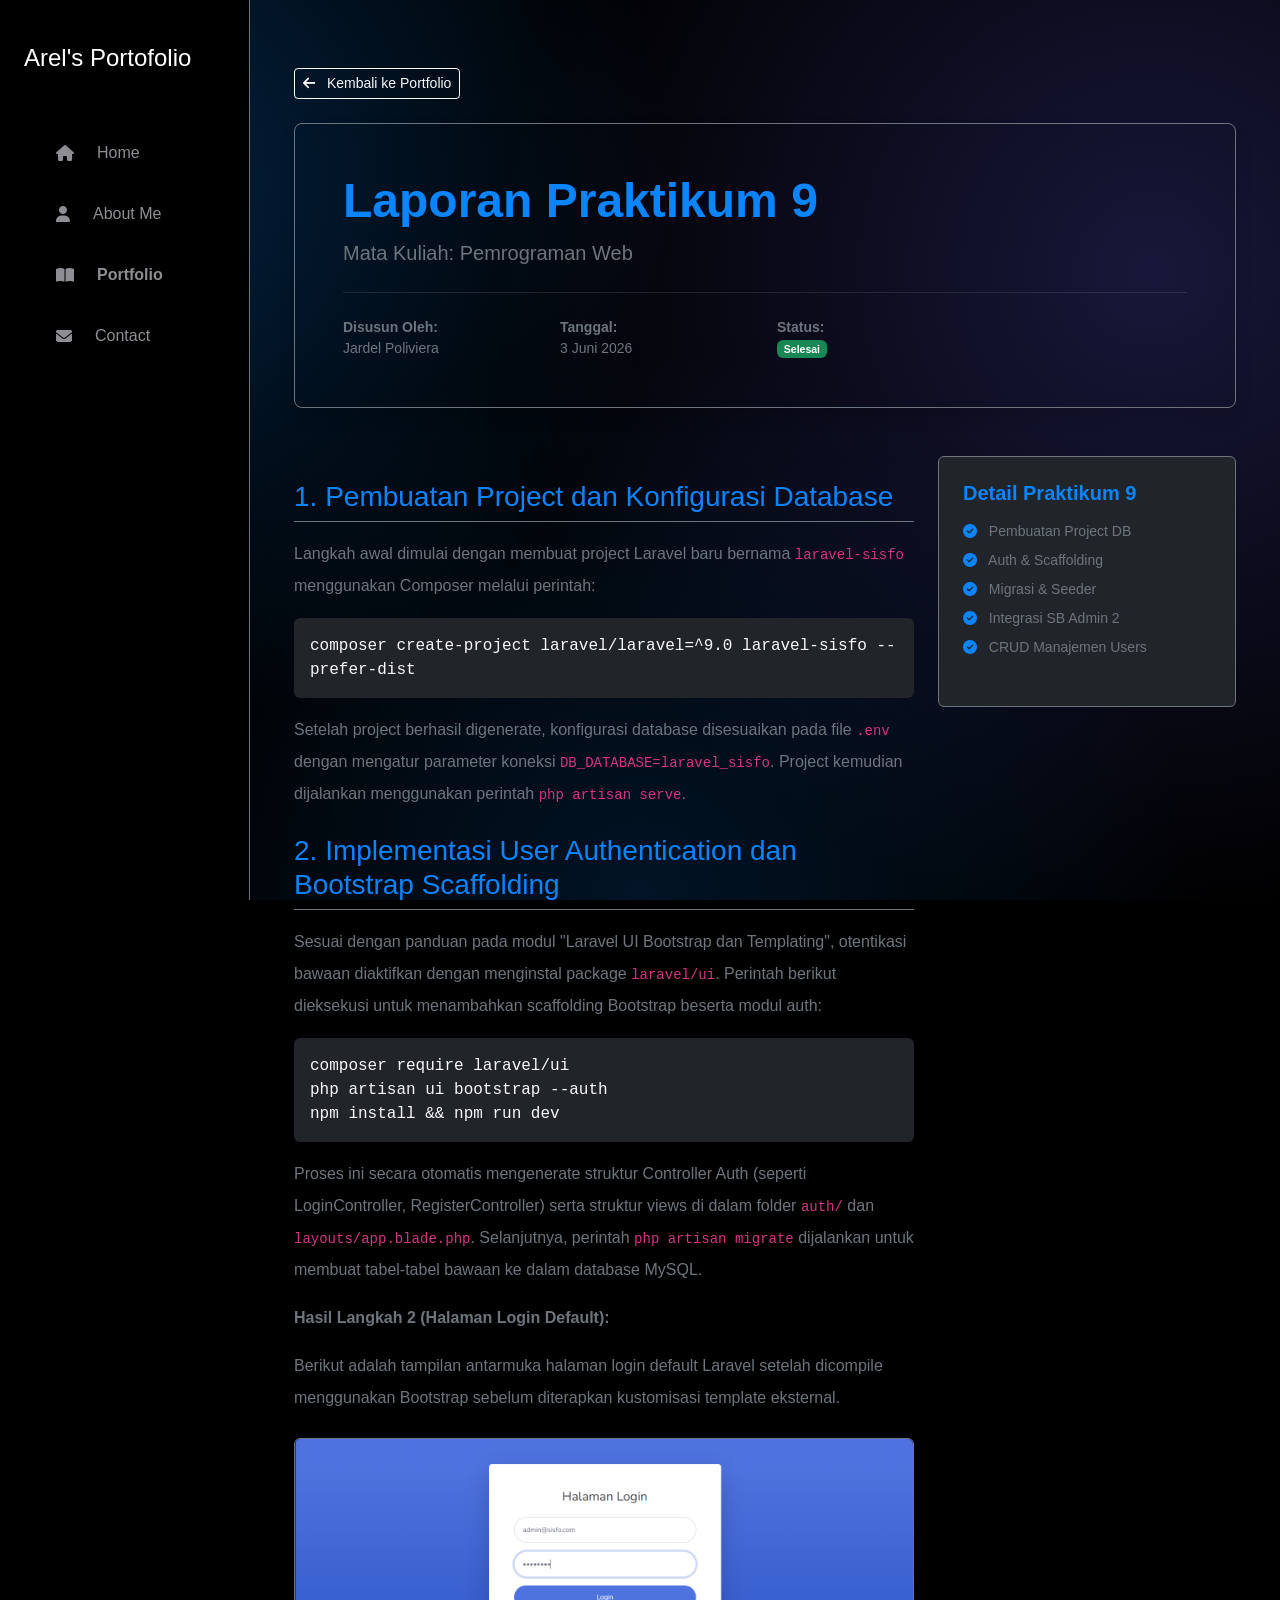
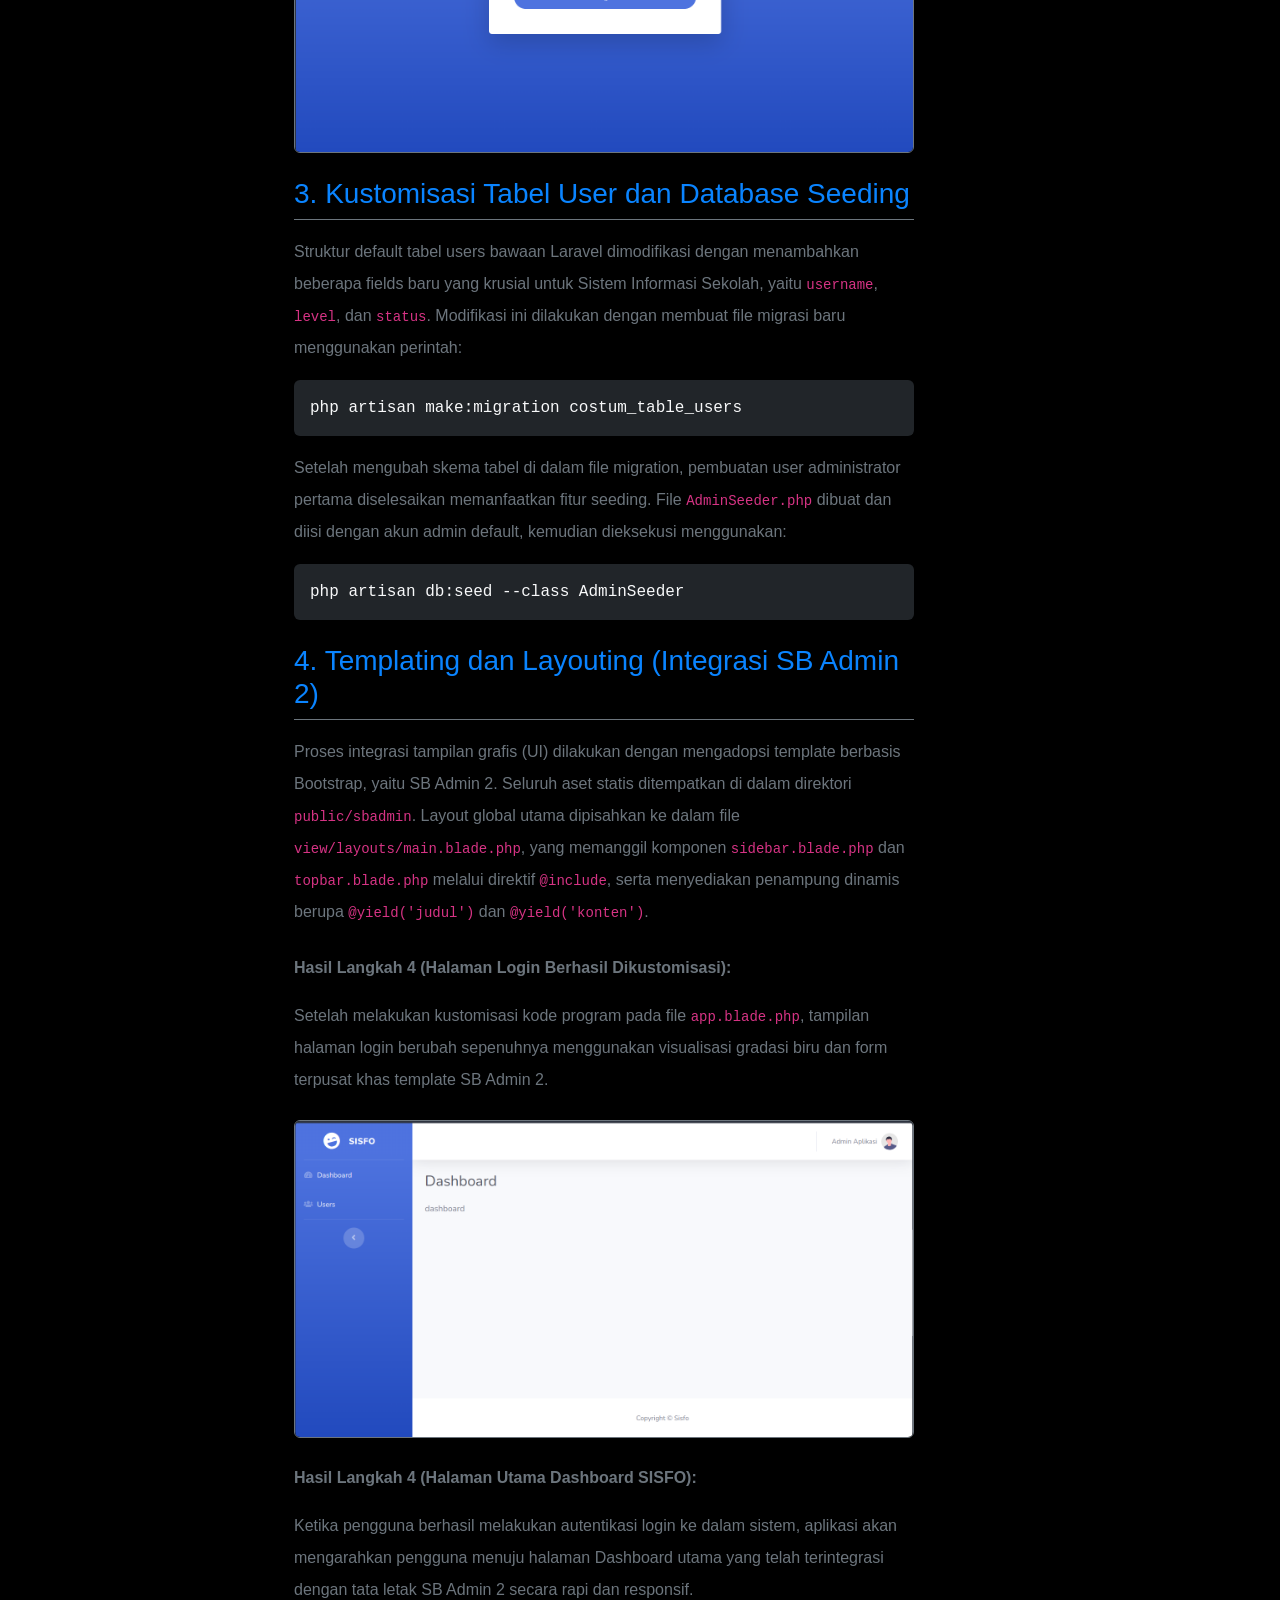
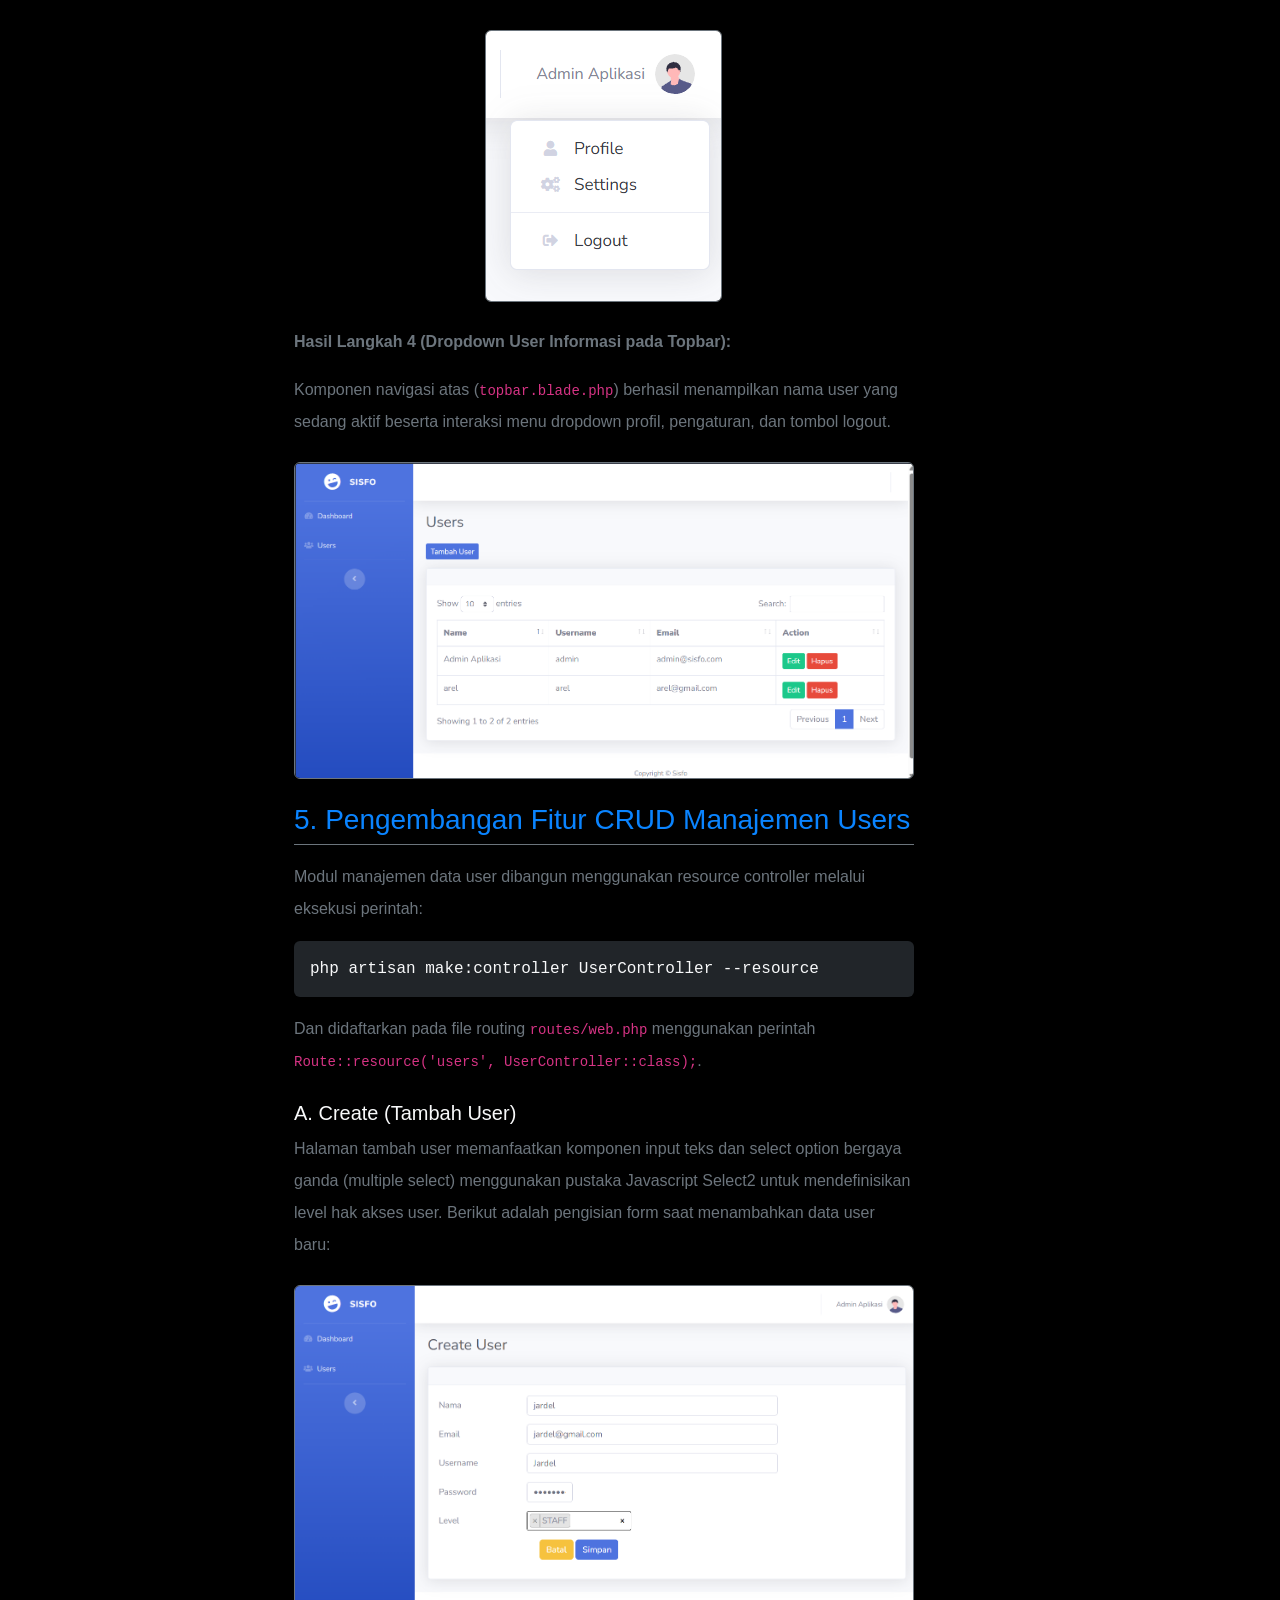
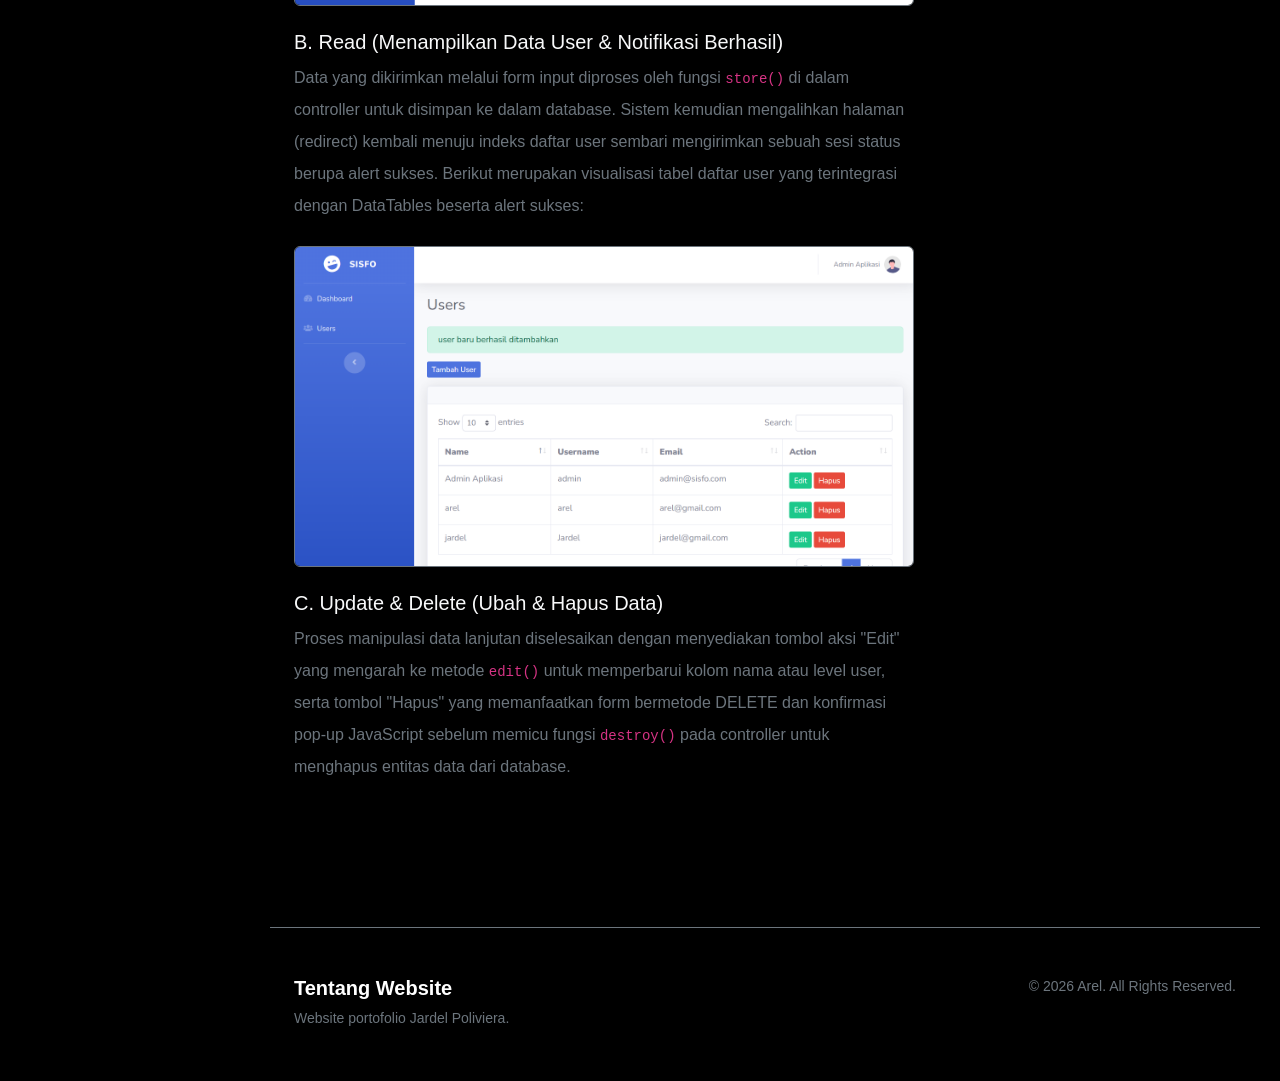
<file: laprak9.html>
<!doctype html>
<html lang="id">
  <head>
    <meta charset="UTF-8" />
    <meta name="viewport" content="width=device-width, initial-scale=1.0" />
    <title>Laporan Praktikum 9 - Portofolio</title>
    <link href="https://cdn.jsdelivr.net/npm/bootstrap@5.3.0/dist/css/bootstrap.min.css" rel="stylesheet" />
    <link rel="stylesheet" href="https://cdnjs.cloudflare.com/ajax/libs/font-awesome/6.4.0/css/all.min.css" />
    <link rel="stylesheet" href="css/custom.css?v=2"">
  </head>
  <body class="bg-black text-white">
    <nav class="navbar navbar-dark bg-black fixed-top d-md-none border-bottom border-secondary">
      <div class="container-fluid">
        <a class="navbar-brand fw-bold" href="#"><i class="text-success"></i> My Portfolio</a>
        <button class="navbar-toggler" type="button" data-bs-toggle="collapse" data-bs-target="#mobileMenu">
          <span class="navbar-toggler-icon"></span>
        </button>
        <div class="collapse navbar-collapse" id="mobileMenu">
          <ul class="navbar-nav ms-auto">
            <li class="nav-item"><a class="nav-link" href="index.html">Home</a></li>
            <li class="nav-item"><a class="nav-link" href="about.html">About</a></li>
            <li class="nav-item"><a class="nav-link active" href="portofolio.html">Portfolio</a></li>
            <li class="nav-item"><a class="nav-link" href="kontak.html">Contact</a></li>
          </ul>
        </div>
      </div>
    </nav>

    <nav class="sidebar d-none d-md-flex flex-column bg-black border-end border-secondary" style="position: fixed; top: 0; left: 0; width: 250px; height: 100vh; padding: 20px 0;">
      <div class="brand-section mb-4 p-4">
        <h4><i class="text-success"></i> Arel's Portofolio</h4>
      </div>
      <ul class="nav flex-column px-3 gap-2">
        <li class="nav-item">
          <a href="index.html" class="nav-link text-secondary hover-white"><i class="fas fa-home me-2"></i> Home</a>
        </li>
        <li class="nav-item">
          <a href="about.html" class="nav-link text-secondary hover-white"><i class="fas fa-user me-2"></i> About Me</a>
        </li>
        <li class="nav-item">
          <a href="portofolio.html" class="nav-link text-white fw-bold bg-dark rounded"><i class="fas fa-book-open me-2"></i> Portfolio</a>
        </li>
        <li class="nav-item">
          <a href="kontak.html" class="nav-link text-secondary hover-white"><i class="fas fa-envelope me-2"></i> Contact</a>
        </li>
      </ul>
    </nav>

    <main class="main-content">
      <div class="container py-5 px-4">
        <a href="portofolio.html" class="btn btn-outline-light btn-sm mb-4"> <i class="fas fa-arrow-left me-2"></i> Kembali ke Portfolio </a>

        <div class="p-5 mb-5 rounded-3 bg-gradient-dark border border-secondary shadow">
          <h1 class="display-5 fw-bold text-success">Laporan Praktikum 9</h1>
          <p class="fs-5 text-secondary">Mata Kuliah: Pemrograman Web</p>
          <hr class="my-4 border-secondary" />
          <div class="row text-secondary small">
            <div class="col-md-3"><strong>Disusun Oleh:</strong><br />Jardel Poliviera</div>
            <div class="col-md-3"><strong>Tanggal:</strong><br />3 Juni 2026</div>
            <div class="col-md-3"><strong>Status:</strong><br /><span class="badge bg-success">Selesai</span></div>
          </div>
        </div>

        <div class="row">
          <div class="col-lg-8">
            <section>
              <h3 class="text-success mt-4 mb-3 border-bottom border-secondary pb-2">1. Pembuatan Project dan Konfigurasi Database</h3>
              <p class="text-secondary lh-lg">Langkah awal dimulai dengan membuat project Laravel baru bernama <code>laravel-sisfo</code> menggunakan Composer melalui perintah:</p>
              <div class="bg-dark p-3 rounded mb-3 font-monospace text-light">composer create-project laravel/laravel=^9.0 laravel-sisfo --prefer-dist</div>
              <p class="text-secondary lh-lg">Setelah project berhasil digenerate, konfigurasi database disesuaikan pada file <code>.env</code> dengan mengatur parameter koneksi <code>DB_DATABASE=laravel_sisfo</code>. Project kemudian dijalankan menggunakan perintah <code>php artisan serve</code>.</p>

              <h3 class="text-success mt-4 mb-3 border-bottom border-secondary pb-2">2. Implementasi User Authentication dan Bootstrap Scaffolding</h3>
              <p class="text-secondary lh-lg">Sesuai dengan panduan pada modul "Laravel UI Bootstrap dan Templating", otentikasi bawaan diaktifkan dengan menginstal package <code>laravel/ui</code>. Perintah berikut dieksekusi untuk menambahkan scaffolding Bootstrap beserta modul auth:</p>
              <div class="bg-dark p-3 rounded mb-3 font-monospace text-light">
                composer require laravel/ui<br>
                php artisan ui bootstrap --auth<br>
                npm install && npm run dev
              </div>
              <p class="text-secondary lh-lg">Proses ini secara otomatis mengenerate struktur Controller Auth (seperti LoginController, RegisterController) serta struktur views di dalam folder <code>auth/</code> dan <code>layouts/app.blade.php</code>. Selanjutnya, perintah <code>php artisan migrate</code> dijalankan untuk membuat tabel-tabel bawaan ke dalam database MySQL.</p>
              <p class="text-secondary lh-lg fw-bold">Hasil Langkah 2 (Halaman Login Default):</p>
              <p class="text-secondary lh-lg">Berikut adalah tampilan antarmuka halaman login default Laravel setelah dicompile menggunakan Bootstrap sebelum diterapkan kustomisasi template eksternal.</p>
              <div class="text-center my-4">
                <img src="images/laprak9/ss1.png" alt="Halaman Login Default" class="img-fluid border border-secondary rounded">
              </div>

              <h3 class="text-success mt-4 mb-3 border-bottom border-secondary pb-2">3. Kustomisasi Tabel User dan Database Seeding</h3>
              <p class="text-secondary lh-lg">Struktur default tabel users bawaan Laravel dimodifikasi dengan menambahkan beberapa fields baru yang krusial untuk Sistem Informasi Sekolah, yaitu <code>username</code>, <code>level</code>, dan <code>status</code>. Modifikasi ini dilakukan dengan membuat file migrasi baru menggunakan perintah:</p>
              <div class="bg-dark p-3 rounded mb-3 font-monospace text-light">php artisan make:migration costum_table_users</div>
              <p class="text-secondary lh-lg">Setelah mengubah skema tabel di dalam file migration, pembuatan user administrator pertama diselesaikan memanfaatkan fitur seeding. File <code>AdminSeeder.php</code> dibuat dan diisi dengan akun admin default, kemudian dieksekusi menggunakan:</p>
              <div class="bg-dark p-3 rounded mb-3 font-monospace text-light">php artisan db:seed --class AdminSeeder</div>

              <h3 class="text-success mt-4 mb-3 border-bottom border-secondary pb-2">4. Templating dan Layouting (Integrasi SB Admin 2)</h3>
              <p class="text-secondary lh-lg">Proses integrasi tampilan grafis (UI) dilakukan dengan mengadopsi template berbasis Bootstrap, yaitu SB Admin 2. Seluruh aset statis ditempatkan di dalam direktori <code>public/sbadmin</code>. Layout global utama dipisahkan ke dalam file <code>view/layouts/main.blade.php</code>, yang memanggil komponen <code>sidebar.blade.php</code> dan <code>topbar.blade.php</code> melalui direktif <code>@include</code>, serta menyediakan penampung dinamis berupa <code>@yield('judul')</code> dan <code>@yield('konten')</code>.</p>
              
              <p class="text-secondary lh-lg fw-bold mt-4">Hasil Langkah 4 (Halaman Login Berhasil Dikustomisasi):</p>
              <p class="text-secondary lh-lg">Setelah melakukan kustomisasi kode program pada file <code>app.blade.php</code>, tampilan halaman login berubah sepenuhnya menggunakan visualisasi gradasi biru dan form terpusat khas template SB Admin 2.</p>
              <div class="text-center my-4">
                <img src="images/laprak9/ss2.png" alt="Halaman Login Kustom" class="img-fluid border border-secondary rounded">
              </div>

              <p class="text-secondary lh-lg fw-bold">Hasil Langkah 4 (Halaman Utama Dashboard SISFO):</p>
              <p class="text-secondary lh-lg">Ketika pengguna berhasil melakukan autentikasi login ke dalam sistem, aplikasi akan mengarahkan pengguna menuju halaman Dashboard utama yang telah terintegrasi dengan tata letak SB Admin 2 secara rapi dan responsif.</p>
              <div class="text-center my-4">
                <img src="images/laprak9/ss3.png" alt="Dashboard SISFO" class="img-fluid border border-secondary rounded">
              </div>

              <p class="text-secondary lh-lg fw-bold">Hasil Langkah 4 (Dropdown User Informasi pada Topbar):</p>
              <p class="text-secondary lh-lg">Komponen navigasi atas (<code>topbar.blade.php</code>) berhasil menampilkan nama user yang sedang aktif beserta interaksi menu dropdown profil, pengaturan, dan tombol logout.</p>
              <div class="text-center my-4">
                <img src="images/laprak9/ss4.png" alt="Dropdown User" class="img-fluid border border-secondary rounded">
              </div>

              <h3 class="text-success mt-4 mb-3 border-bottom border-secondary pb-2">5. Pengembangan Fitur CRUD Manajemen Users</h3>
              <p class="text-secondary lh-lg">Modul manajemen data user dibangun menggunakan resource controller melalui eksekusi perintah:</p>
              <div class="bg-dark p-3 rounded mb-3 font-monospace text-light">php artisan make:controller UserController --resource</div>
              <p class="text-secondary lh-lg">Dan didaftarkan pada file routing <code>routes/web.php</code> menggunakan perintah <code>Route::resource('users', UserController::class);</code>.</p>

              <h5 class="text-light mt-4">A. Create (Tambah User)</h5>
              <p class="text-secondary lh-lg">Halaman tambah user memanfaatkan komponen input teks dan select option bergaya ganda (multiple select) menggunakan pustaka Javascript Select2 untuk mendefinisikan level hak akses user. Berikut adalah pengisian form saat menambahkan data user baru:</p>
              <div class="text-center my-4">
                <img src="images/laprak9/ss5.png" alt="Form Tambah User" class="img-fluid border border-secondary rounded">
              </div>

              <h5 class="text-light mt-4">B. Read (Menampilkan Data User & Notifikasi Berhasil)</h5>
              <p class="text-secondary lh-lg">Data yang dikirimkan melalui form input diproses oleh fungsi <code>store()</code> di dalam controller untuk disimpan ke dalam database. Sistem kemudian mengalihkan halaman (redirect) kembali menuju indeks daftar user sembari mengirimkan sebuah sesi status berupa alert sukses. Berikut merupakan visualisasi tabel daftar user yang terintegrasi dengan DataTables beserta alert sukses:</p>
              <div class="text-center my-4">
                <img src="images/laprak9/ss6.png" alt="Tabel Daftar User" class="img-fluid border border-secondary rounded">
              </div>

              <h5 class="text-light mt-4">C. Update & Delete (Ubah & Hapus Data)</h5>
              <p class="text-secondary lh-lg mb-5">Proses manipulasi data lanjutan diselesaikan dengan menyediakan tombol aksi "Edit" yang mengarah ke metode <code>edit()</code> untuk memperbarui kolom nama atau level user, serta tombol "Hapus" yang memanfaatkan form bermetode DELETE dan konfirmasi pop-up JavaScript sebelum memicu fungsi <code>destroy()</code> pada controller untuk menghapus entitas data dari database.</p>
            </section>
          </div>

          <div class="col-lg-4">
            <div class="card bg-dark border-secondary p-4 sticky-top" style="top: 20px">
              <h5 class="fw-bold text-success mb-3">Detail Praktikum 9</h5>
              <ul class="list-unstyled text-secondary small">
                <li class="mb-2"><i class="fas fa-check-circle text-success me-2"></i> Pembuatan Project DB</li>
                <li class="mb-2"><i class="fas fa-check-circle text-success me-2"></i> Auth & Scaffolding</li>
                <li class="mb-2"><i class="fas fa-check-circle text-success me-2"></i> Migrasi & Seeder</li>
                <li class="mb-2"><i class="fas fa-check-circle text-success me-2"></i> Integrasi SB Admin 2</li>
                <li class="mb-2"><i class="fas fa-check-circle text-success me-2"></i> CRUD Manajemen Users</li>
              </ul>
            </div>
          </div>
        </div>
      </div>

      <footer class="mt-5 pt-5 border-top border-secondary">
        <div class="container px-4">
          <div class="row">
            <div class="col-md-6 mb-3">
              <h5 class="fw-bold text-white">Tentang Website</h5>
              <p class="text-secondary small">Website portofolio Jardel Poliviera.</p>
            </div>
            <div class="col-md-6 text-md-end">
              <p class="text-secondary small">&copy; 2026 Arel. All Rights Reserved.</p>
            </div>
          </div>
        </div>
      </footer>
    </main>

    <script src="https://cdn.jsdelivr.net/npm/bootstrap@5.3.0/dist/js/bootstrap.bundle.min.js"></script>
    <style>
      @media (max-width: 767.98px) {
        main.main-content {
          margin-left: 0 !important;
          padding-top: 80px !important;
        }
      }
      @media (min-width: 768px) {
        main.main-content {
          margin-left: 250px;
        }
      }
      .hover-white:hover {
        color: white !important;
      }
    </style>
  </body>
</html>
</file>
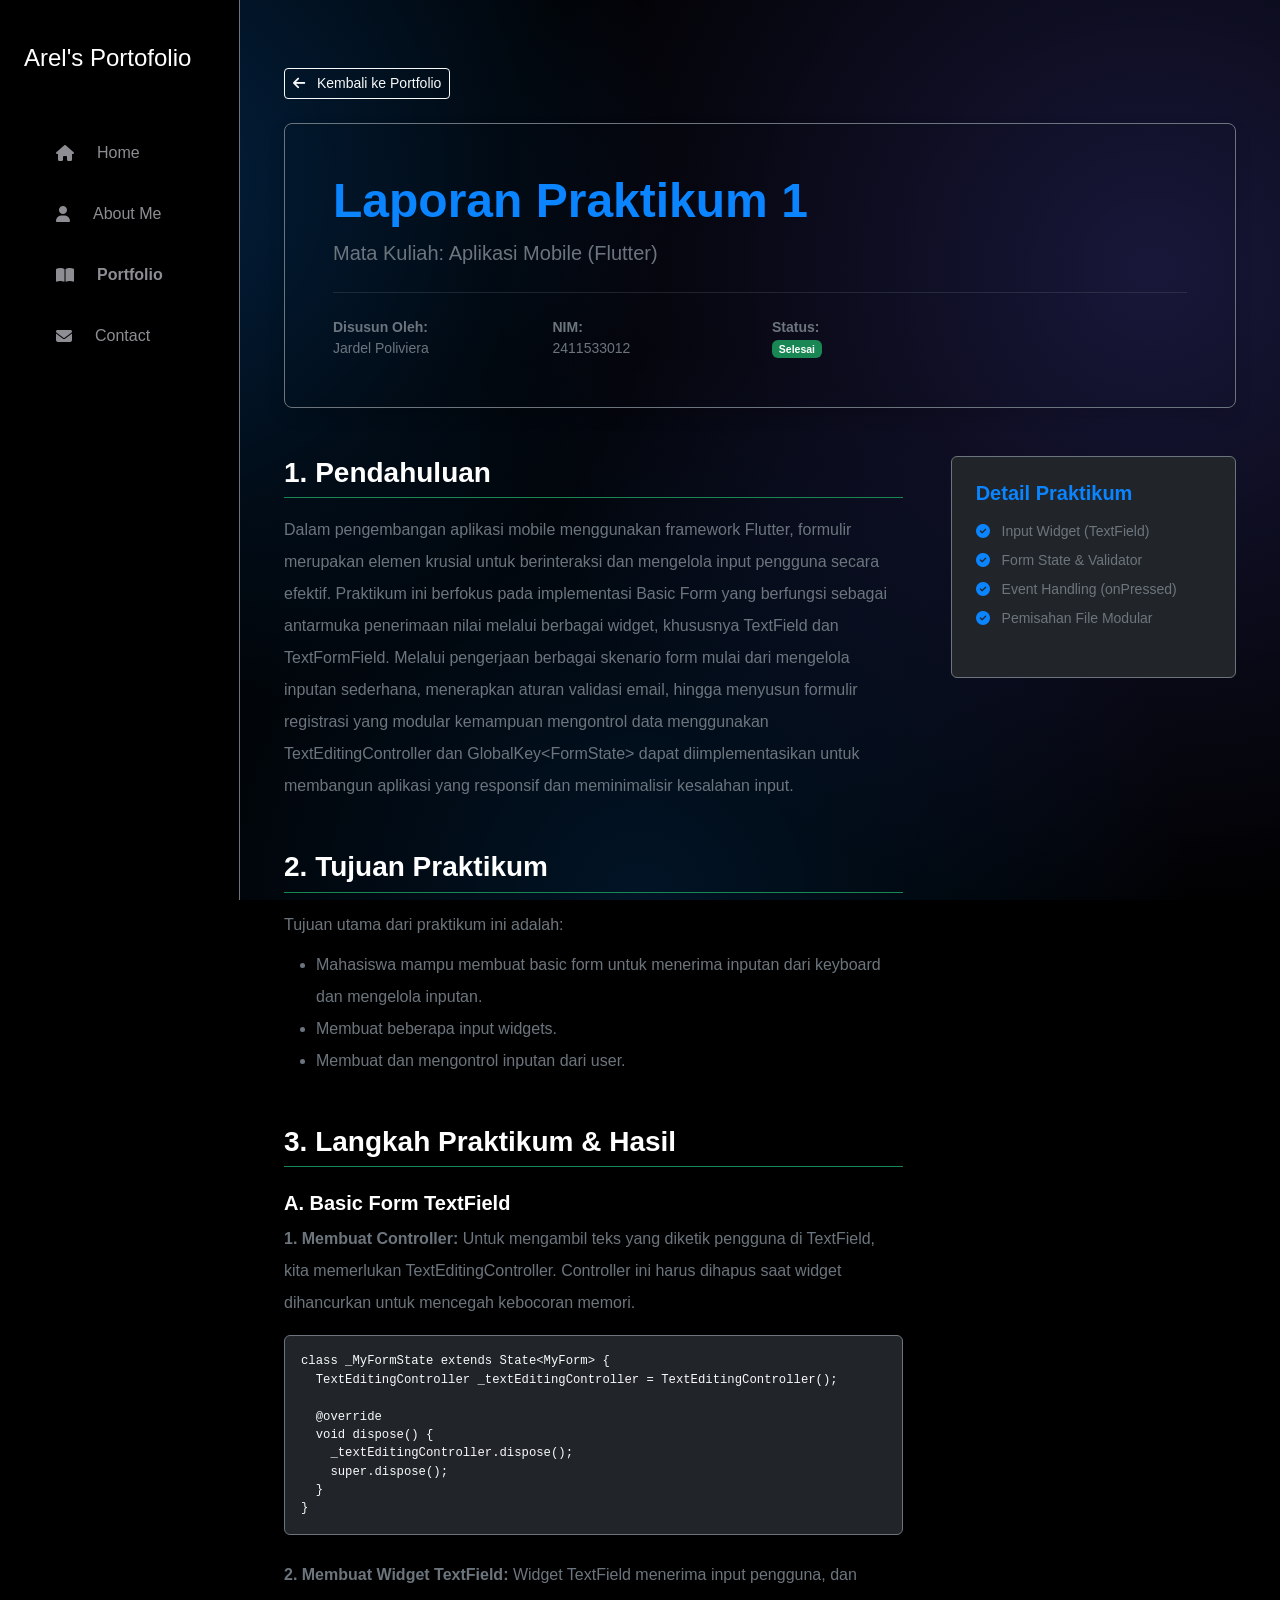
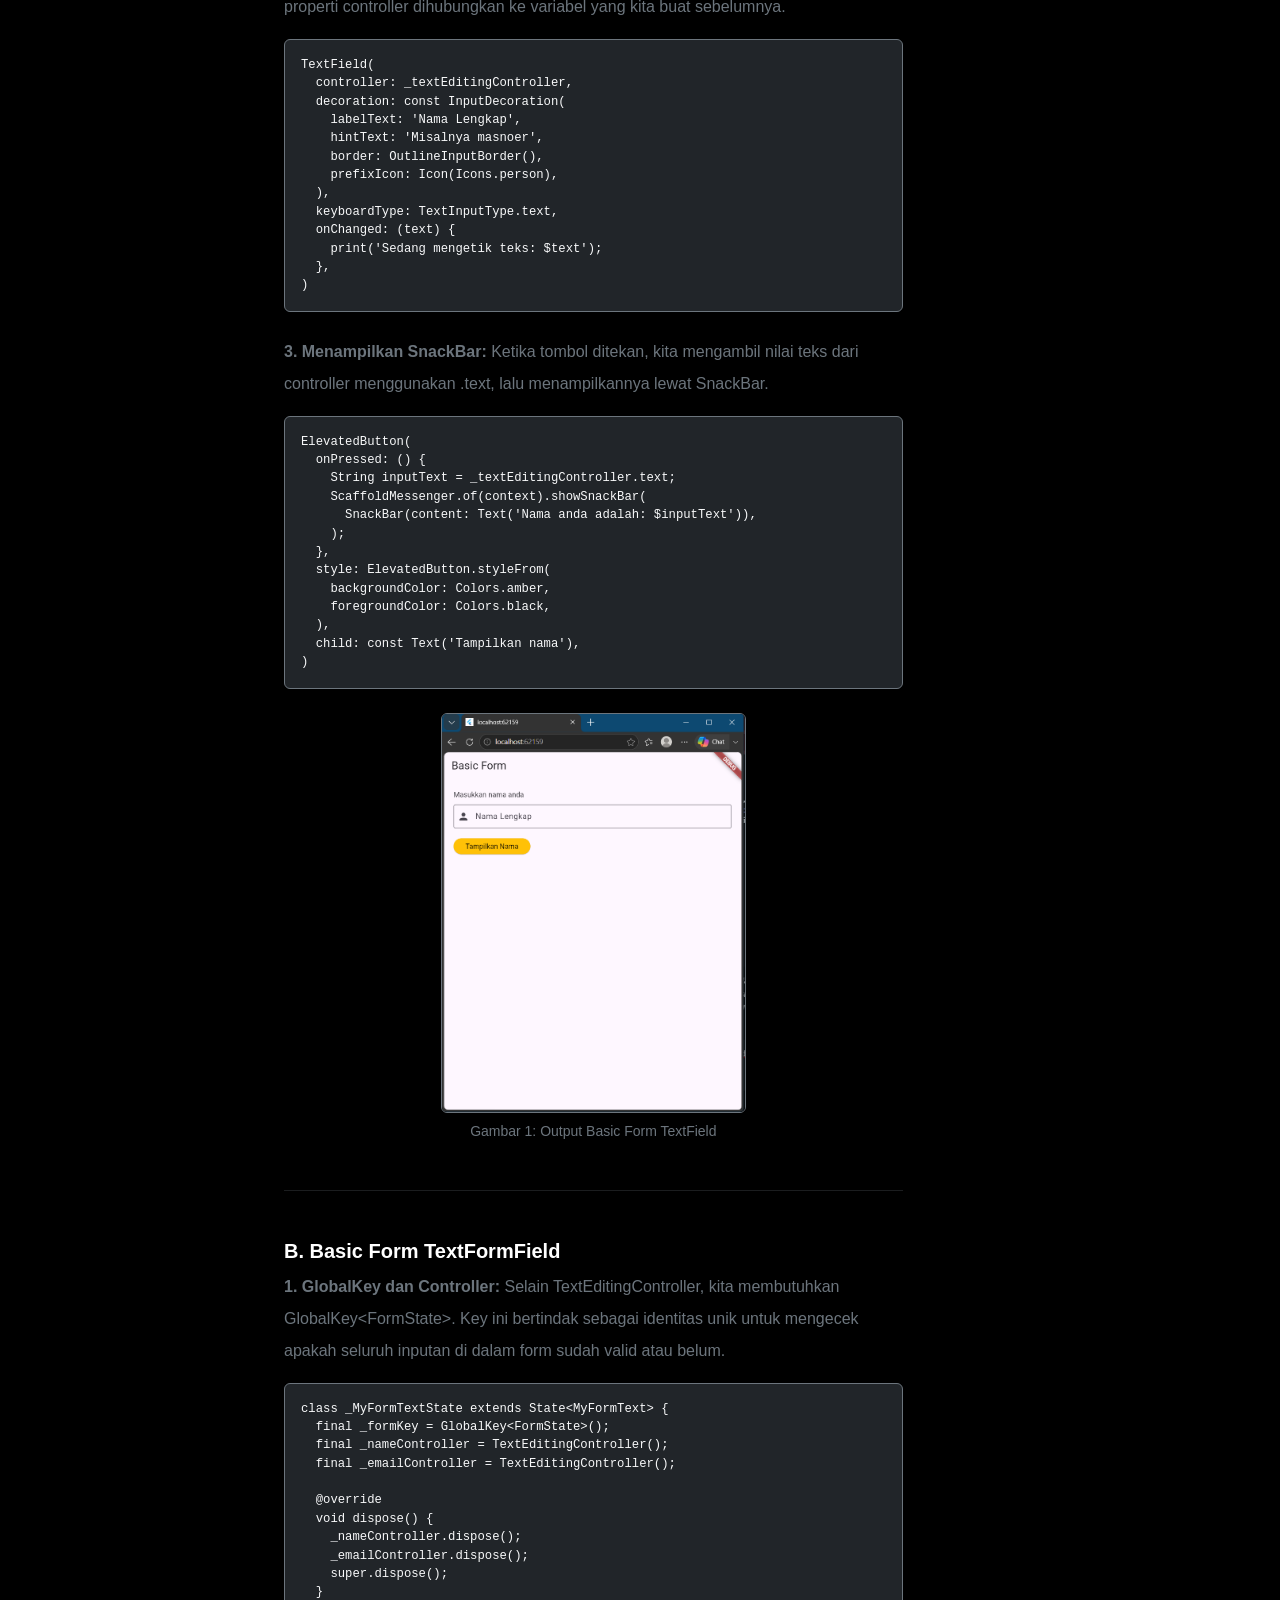
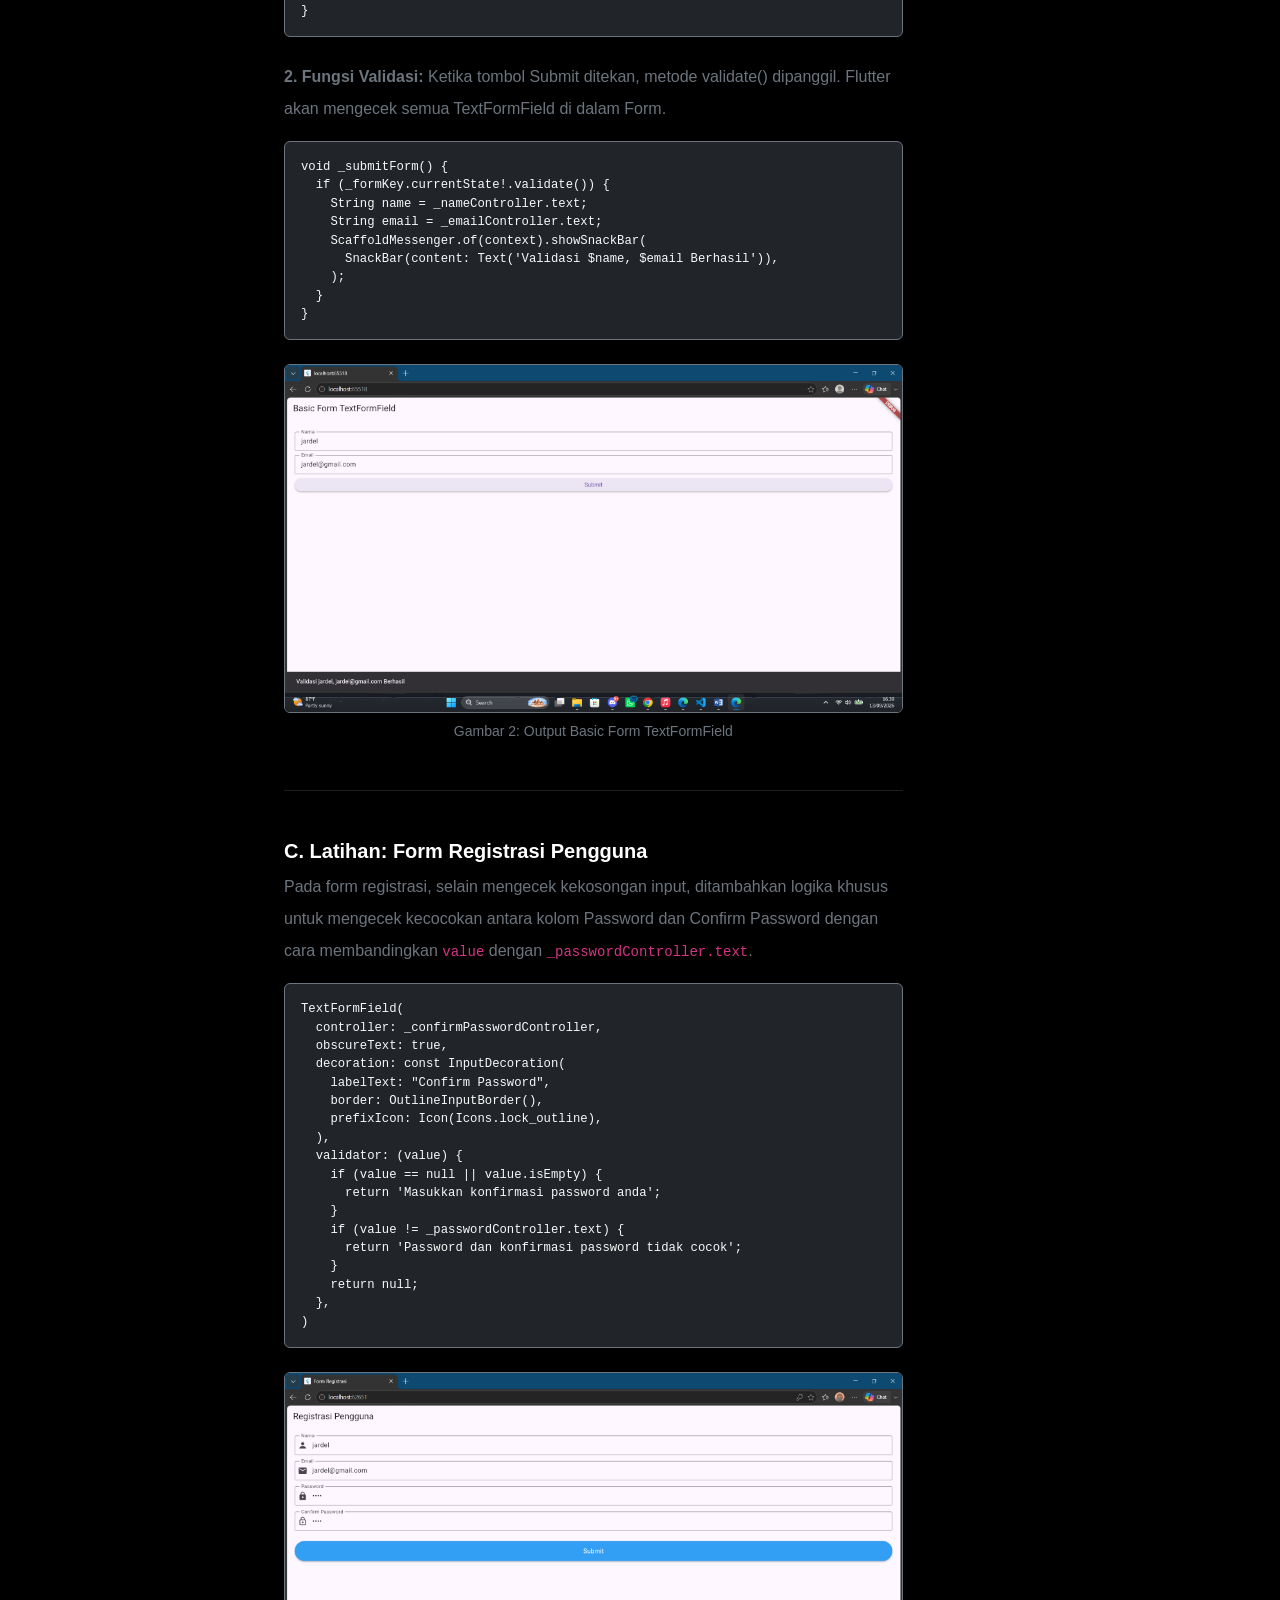
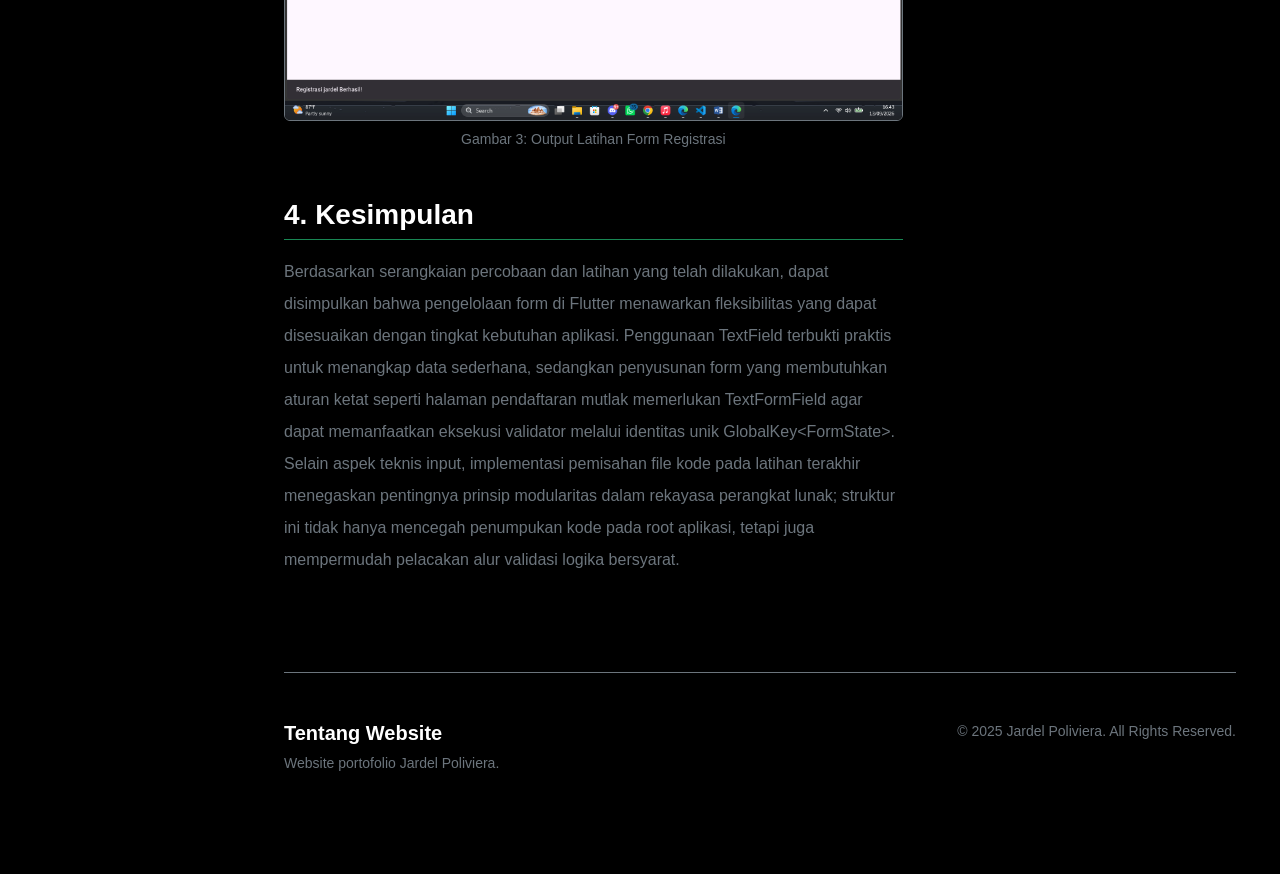
<file: LaprakAplikasiMobile-1.html>
<!doctype html>
<html lang="id">
  <head>
    <meta charset="UTF-8" />
    <meta name="viewport" content="width=device-width, initial-scale=1.0" />
    <title>Laporan Praktikum 3 - Portofolio</title>
    <link href="https://cdn.jsdelivr.net/npm/bootstrap@5.3.0/dist/css/bootstrap.min.css" rel="stylesheet" />
    <link rel="stylesheet" href="https://cdnjs.cloudflare.com/ajax/libs/font-awesome/6.4.0/css/all.min.css" />
    <link rel="stylesheet" href="css/custom.css?v=2" />
  </head>
  <body class="bg-black text-white">
    <!-- Mobile Navbar -->
    <nav class="navbar navbar-dark bg-black fixed-top d-md-none border-bottom border-secondary">
      <div class="container-fluid">
        <a class="navbar-brand fw-bold" href="#"><i class="text-success"></i> My Portfolio</a>
        <button class="navbar-toggler" type="button" data-bs-toggle="collapse" data-bs-target="#mobileMenu">
          <span class="navbar-toggler-icon"></span>
        </button>
        <div class="collapse navbar-collapse" id="mobileMenu">
          <ul class="navbar-nav ms-auto">
            <li class="nav-item"><a class="nav-link" href="index.html">Home</a></li>
            <li class="nav-item"><a class="nav-link" href="about.html">About</a></li>
            <li class="nav-item"><a class="nav-link active" href="portofolio.html">Portfolio</a></li>
            <li class="nav-item"><a class="nav-link" href="kontak.html">Contact</a></li>
          </ul>
        </div>
      </div>
    </nav>

    <!-- Desktop Sidebar -->
    <nav class="sidebar d-none d-md-flex flex-column bg-black border-end border-secondary">
      <div class="brand-section mb-4 p-4">
        <h4><i class="text-success"></i> Arel's Portofolio</h4>
      </div>
      <ul class="nav flex-column px-3 gap-2">
        <li class="nav-item">
          <a href="index.html" class="nav-link text-secondary hover-white"><i class="fas fa-home me-2"></i> Home</a>
        </li>
        <li class="nav-item">
          <a href="about.html" class="nav-link text-secondary hover-white"><i class="fas fa-user me-2"></i> About Me</a>
        </li>
        <li class="nav-item">
          <a href="portofolio.html" class="nav-link text-white fw-bold"><i class="fas fa-book-open me-2"></i> Portfolio</a>
        </li>
        <li class="nav-item">
          <a href="kontak.html" class="nav-link text-secondary hover-white"><i class="fas fa-envelope me-2"></i> Contact</a>
        </li>
      </ul>
    </nav>

    <main class="main-content">
      <div class="container py-5 px-4">
        <a href="portofolio.html" class="btn btn-outline-light btn-sm mb-4"> <i class="fas fa-arrow-left me-2"></i> Kembali ke Portfolio </a>

        <div class="p-5 mb-5 rounded-3 bg-gradient-dark border border-secondary shadow">
          <h1 class="display-5 fw-bold text-success">Laporan Praktikum 1</h1>
          <p class="fs-5 text-secondary">Mata Kuliah: Aplikasi Mobile (Flutter)</p>
          <hr class="my-4 border-secondary" />
          <div class="row text-secondary small">
            <div class="col-md-3"><strong>Disusun Oleh:</strong><br />Jardel Poliviera</div>
            <div class="col-md-3"><strong>NIM:</strong><br />2411533012</div>
            <div class="col-md-3"><strong>Status:</strong><br /><span class="badge bg-success">Selesai</span></div>
          </div>
        </div>

        <div class="row g-5">
          <!-- Main Content -->
          <div class="col-lg-8">
            <section class="mb-5">
              <h3 class="fw-bold text-white border-bottom border-success pb-2 mb-3">1. Pendahuluan</h3>
              <p class="text-secondary lh-lg">
                Dalam pengembangan aplikasi mobile menggunakan framework Flutter, formulir merupakan elemen krusial untuk berinteraksi dan mengelola input pengguna secara efektif. Praktikum ini berfokus pada implementasi Basic Form yang
                berfungsi sebagai antarmuka penerimaan nilai melalui berbagai widget, khususnya TextField dan TextFormField. Melalui pengerjaan berbagai skenario form mulai dari mengelola inputan sederhana, menerapkan aturan validasi email,
                hingga menyusun formulir registrasi yang modular kemampuan mengontrol data menggunakan TextEditingController dan GlobalKey&lt;FormState&gt; dapat diimplementasikan untuk membangun aplikasi yang responsif dan meminimalisir
                kesalahan input.
              </p>
            </section>

            <section class="mb-5">
              <h3 class="fw-bold text-white border-bottom border-success pb-2 mb-3">2. Tujuan Praktikum</h3>
              <p class="text-secondary lh-lg mb-2">Tujuan utama dari praktikum ini adalah:</p>
              <ul class="text-secondary lh-lg mb-4">
                <li>Mahasiswa mampu membuat basic form untuk menerima inputan dari keyboard dan mengelola inputan.</li>
                <li>Membuat beberapa input widgets.</li>
                <li>Membuat dan mengontrol inputan dari user.</li>
              </ul>
            </section>

            <section class="mb-5">
              <h3 class="fw-bold text-white border-bottom border-success pb-2 mb-3">3. Langkah Praktikum & Hasil</h3>

              <h5 class="fw-bold text-white mt-4">A. Basic Form TextField</h5>
              <p class="text-secondary lh-lg">
                <strong>1. Membuat Controller:</strong> Untuk mengambil teks yang diketik pengguna di TextField, kita memerlukan TextEditingController. Controller ini harus dihapus saat widget dihancurkan untuk mencegah kebocoran memori.
              </p>
              <div class="bg-dark p-3 rounded mb-4 border border-secondary shadow-sm overflow-auto text-light small">
                <pre class="m-0"><code>class _MyFormState extends State&lt;MyForm&gt; {
  TextEditingController _textEditingController = TextEditingController();

  @override
  void dispose() {
    _textEditingController.dispose();
    super.dispose();
  }
}</code></pre>
              </div>

              <p class="text-secondary lh-lg"><strong>2. Membuat Widget TextField:</strong> Widget TextField menerima input pengguna, dan properti controller dihubungkan ke variabel yang kita buat sebelumnya.</p>
              <div class="bg-dark p-3 rounded mb-4 border border-secondary shadow-sm overflow-auto text-light small">
                <pre class="m-0"><code>TextField(
  controller: _textEditingController,
  decoration: const InputDecoration(
    labelText: 'Nama Lengkap',
    hintText: 'Misalnya masnoer',
    border: OutlineInputBorder(),
    prefixIcon: Icon(Icons.person),
  ),
  keyboardType: TextInputType.text,
  onChanged: (text) {
    print('Sedang mengetik teks: $text');
  },
)</code></pre>
              </div>

              <p class="text-secondary lh-lg"><strong>3. Menampilkan SnackBar:</strong> Ketika tombol ditekan, kita mengambil nilai teks dari controller menggunakan .text, lalu menampilkannya lewat SnackBar.</p>
              <div class="bg-dark p-3 rounded mb-4 border border-secondary shadow-sm overflow-auto text-light small">
                <pre class="m-0"><code>ElevatedButton(
  onPressed: () {
    String inputText = _textEditingController.text;
    ScaffoldMessenger.of(context).showSnackBar(
      SnackBar(content: Text('Nama anda adalah: $inputText')),
    );
  },
  style: ElevatedButton.styleFrom(
    backgroundColor: Colors.amber,
    foregroundColor: Colors.black,
  ),
  child: const Text('Tampilkan nama'),
)</code></pre>
              </div>

              <div class="text-center my-4">
                <!-- Ganti link gambar sesuai dengan file kamu -->
                <img src="images/LaprakMobile1/output1.png" alt="Output Basic Form TextField" class="img-fluid rounded border border-secondary shadow" style="max-height: 400px" />
                <p class="text-secondary small mt-2">Gambar 1: Output Basic Form TextField</p>
              </div>

              <hr class="border-secondary my-5" />

              <h5 class="fw-bold text-white mt-4">B. Basic Form TextFormField</h5>
              <p class="text-secondary lh-lg">
                <strong>1. GlobalKey dan Controller:</strong> Selain TextEditingController, kita membutuhkan GlobalKey&lt;FormState&gt;. Key ini bertindak sebagai identitas unik untuk mengecek apakah seluruh inputan di dalam form sudah
                valid atau belum.
              </p>
              <div class="bg-dark p-3 rounded mb-4 border border-secondary shadow-sm overflow-auto text-light small">
                <pre class="m-0"><code>class _MyFormTextState extends State&lt;MyFormText&gt; {
  final _formKey = GlobalKey&lt;FormState&gt;();
  final _nameController = TextEditingController();
  final _emailController = TextEditingController();

  @override
  void dispose() {
    _nameController.dispose();
    _emailController.dispose();
    super.dispose();
  }
}</code></pre>
              </div>

              <p class="text-secondary lh-lg"><strong>2. Fungsi Validasi:</strong> Ketika tombol Submit ditekan, metode validate() dipanggil. Flutter akan mengecek semua TextFormField di dalam Form.</p>
              <div class="bg-dark p-3 rounded mb-4 border border-secondary shadow-sm overflow-auto text-light small">
                <pre class="m-0"><code>void _submitForm() {
  if (_formKey.currentState!.validate()) {
    String name = _nameController.text;
    String email = _emailController.text;
    ScaffoldMessenger.of(context).showSnackBar(
      SnackBar(content: Text('Validasi $name, $email Berhasil')),
    );
  }
}</code></pre>
              </div>

              <div class="text-center my-4">
                <!-- Ganti link gambar sesuai dengan file kamu -->
                <img src="images/LaprakMobile1/output2.png" alt="Output Basic Form TextFormField" class="img-fluid rounded border border-secondary shadow" style="max-height: 400px" />
                <p class="text-secondary small mt-2">Gambar 2: Output Basic Form TextFormField</p>
              </div>

              <hr class="border-secondary my-5" />

              <h5 class="fw-bold text-white mt-4">C. Latihan: Form Registrasi Pengguna</h5>
              <p class="text-secondary lh-lg">
                Pada form registrasi, selain mengecek kekosongan input, ditambahkan logika khusus untuk mengecek kecocokan antara kolom Password dan Confirm Password dengan cara membandingkan <code>value</code> dengan
                <code>_passwordController.text</code>.
              </p>
              <div class="bg-dark p-3 rounded mb-4 border border-secondary shadow-sm overflow-auto text-light small">
                <pre class="m-0"><code>TextFormField(
  controller: _confirmPasswordController,
  obscureText: true,
  decoration: const InputDecoration(
    labelText: "Confirm Password",
    border: OutlineInputBorder(),
    prefixIcon: Icon(Icons.lock_outline),
  ),
  validator: (value) {
    if (value == null || value.isEmpty) {
      return 'Masukkan konfirmasi password anda';
    }
    if (value != _passwordController.text) {
      return 'Password dan konfirmasi password tidak cocok';
    }
    return null;
  },
)</code></pre>
              </div>

              <div class="text-center my-4">
                <!-- Ganti link gambar sesuai dengan file kamu -->
                <img src="images/LaprakMobile1/output3.png" alt="Output Form Registrasi" class="img-fluid rounded border border-secondary shadow" style="max-height: 400px" />
                <p class="text-secondary small mt-2">Gambar 3: Output Latihan Form Registrasi</p>
              </div>
            </section>

            <section class="mb-5">
              <h3 class="fw-bold text-white border-bottom border-success pb-2 mb-3">4. Kesimpulan</h3>
              <p class="text-secondary lh-lg">
                Berdasarkan serangkaian percobaan dan latihan yang telah dilakukan, dapat disimpulkan bahwa pengelolaan form di Flutter menawarkan fleksibilitas yang dapat disesuaikan dengan tingkat kebutuhan aplikasi. Penggunaan TextField
                terbukti praktis untuk menangkap data sederhana, sedangkan penyusunan form yang membutuhkan aturan ketat seperti halaman pendaftaran mutlak memerlukan TextFormField agar dapat memanfaatkan eksekusi validator melalui
                identitas unik GlobalKey&lt;FormState&gt;. Selain aspek teknis input, implementasi pemisahan file kode pada latihan terakhir menegaskan pentingnya prinsip modularitas dalam rekayasa perangkat lunak; struktur ini tidak hanya
                mencegah penumpukan kode pada root aplikasi, tetapi juga mempermudah pelacakan alur validasi logika bersyarat.
              </p>
            </section>
          </div>

          <!-- Sidebar Detail Kanan -->
          <div class="col-lg-4">
            <div class="card bg-dark border-secondary p-4 sticky-top" style="top: 20px">
              <h5 class="fw-bold text-success mb-3">Detail Praktikum</h5>
              <ul class="list-unstyled text-secondary small">
                <li class="mb-2"><i class="fas fa-check-circle text-success me-2"></i> Input Widget (TextField)</li>
                <li class="mb-2"><i class="fas fa-check-circle text-success me-2"></i> Form State & Validator</li>
                <li class="mb-2"><i class="fas fa-check-circle text-success me-2"></i> Event Handling (onPressed)</li>
                <li class="mb-2"><i class="fas fa-check-circle text-success me-2"></i> Pemisahan File Modular</li>
              </ul>
            </div>
          </div>
        </div>

        <footer class="mt-5 pt-5 border-top border-secondary">
          <div class="row">
            <div class="col-md-6 mb-3">
              <h5 class="fw-bold text-white">Tentang Website</h5>
              <p class="text-secondary small">Website portofolio Jardel Poliviera.</p>
            </div>
            <div class="col-md-6 text-md-end">
              <p class="text-secondary small">&copy; 2025 Jardel Poliviera. All Rights Reserved.</p>
            </div>
          </div>
        </footer>
      </div>
    </main>

    <script src="https://cdn.jsdelivr.net/npm/bootstrap@5.3.0/dist/js/bootstrap.bundle.min.js"></script>
  </body>
</html>
</file>
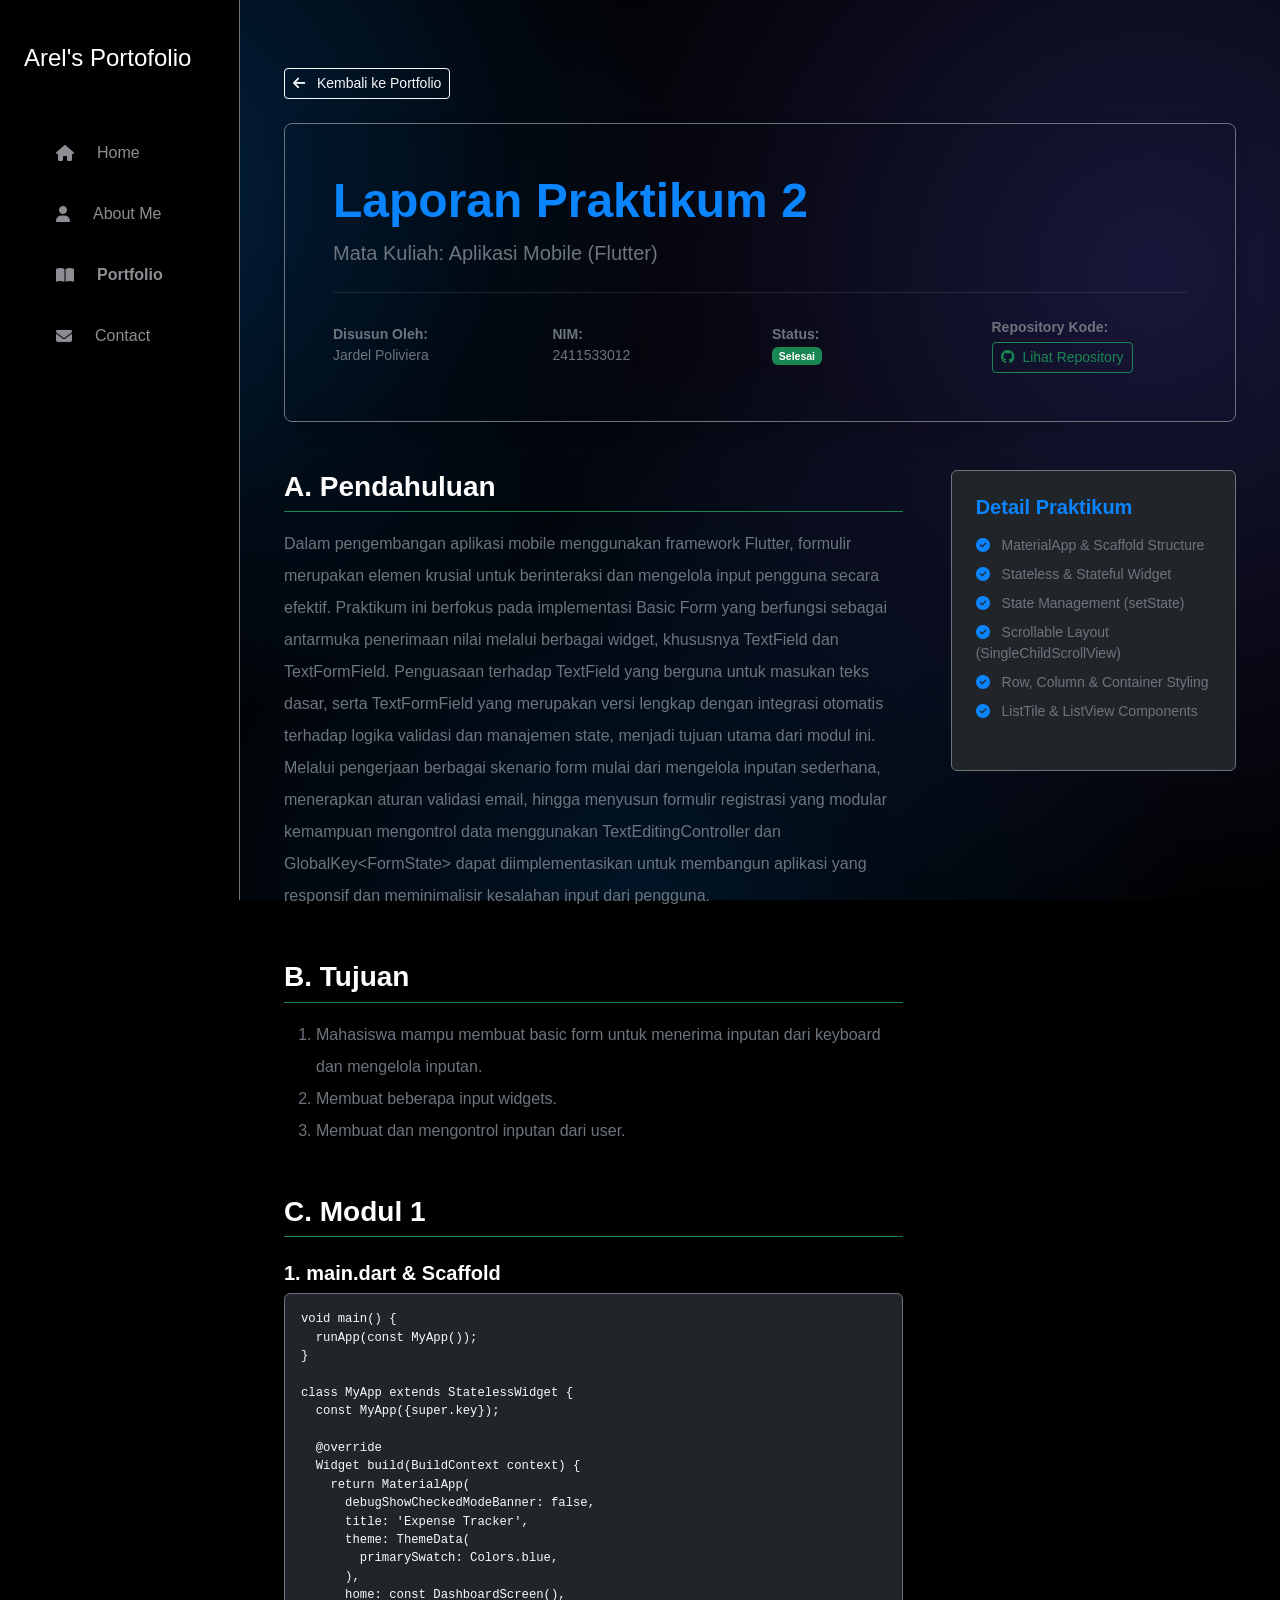
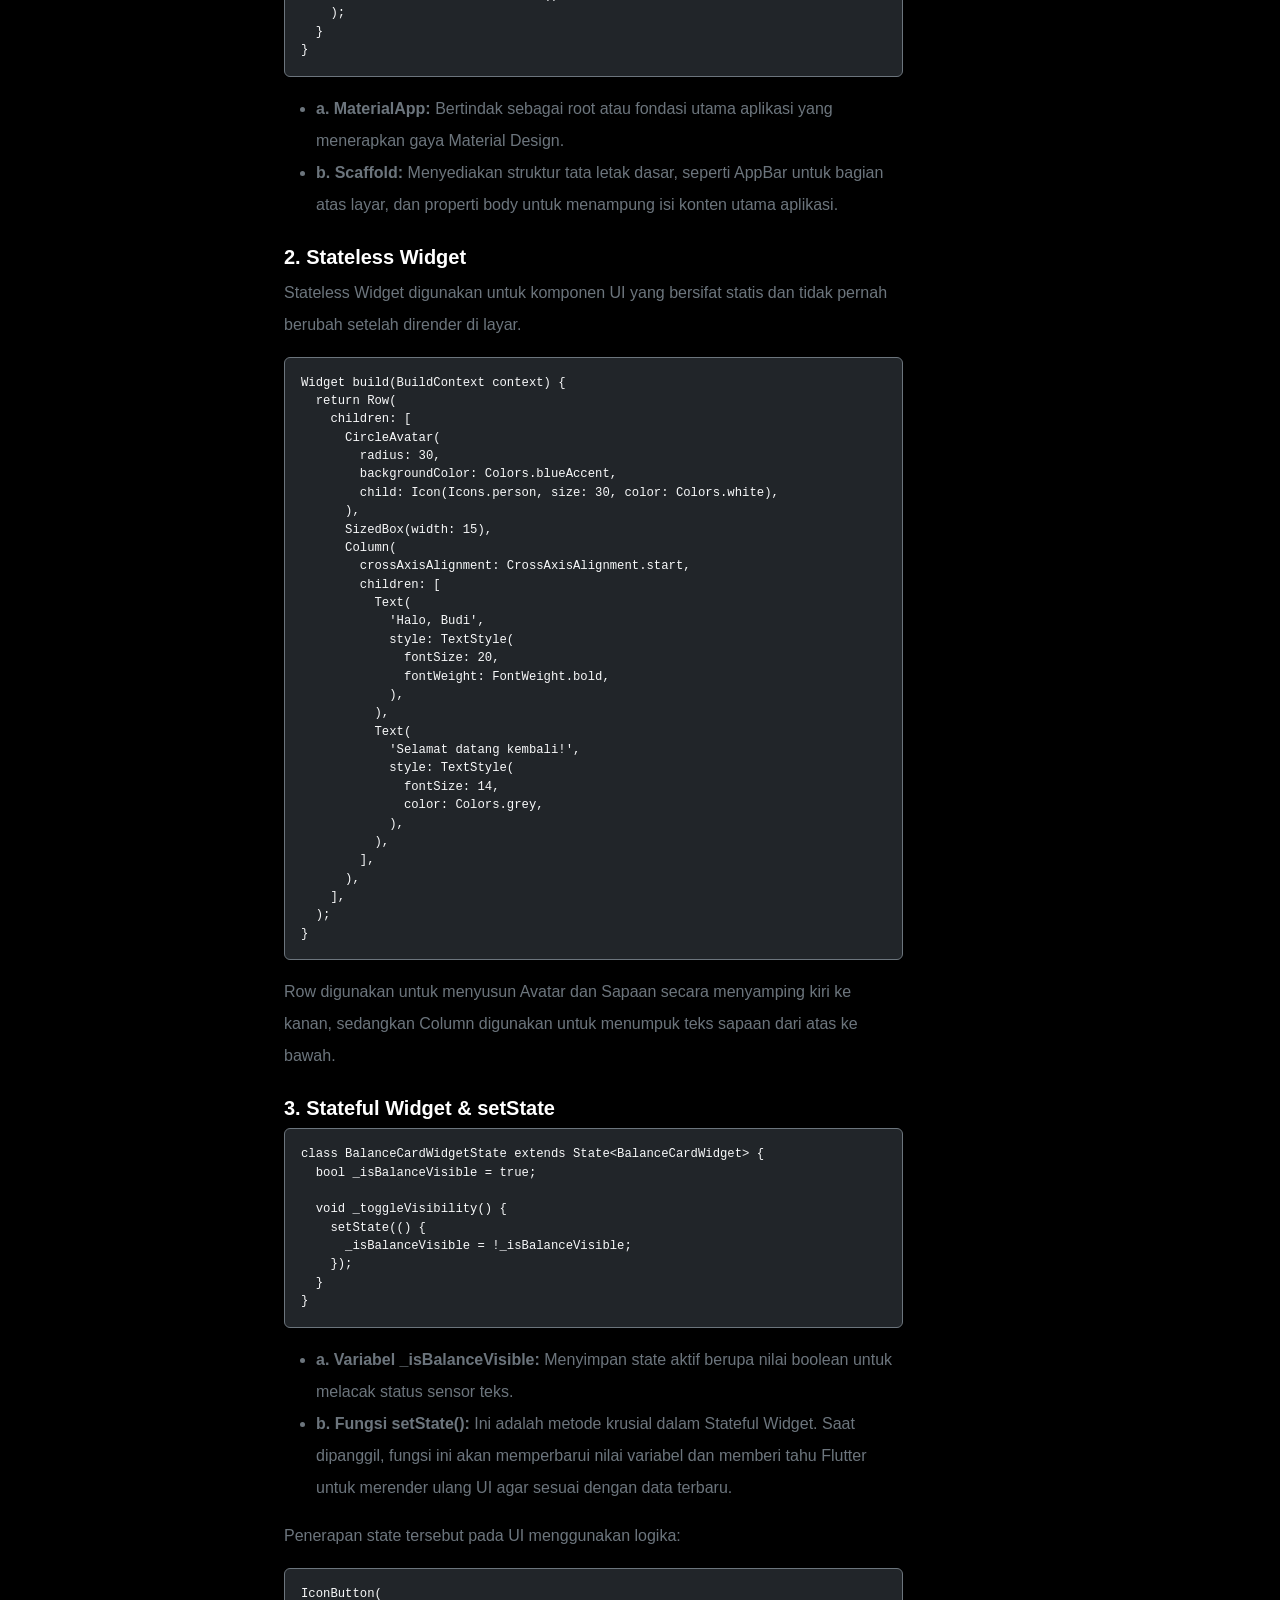
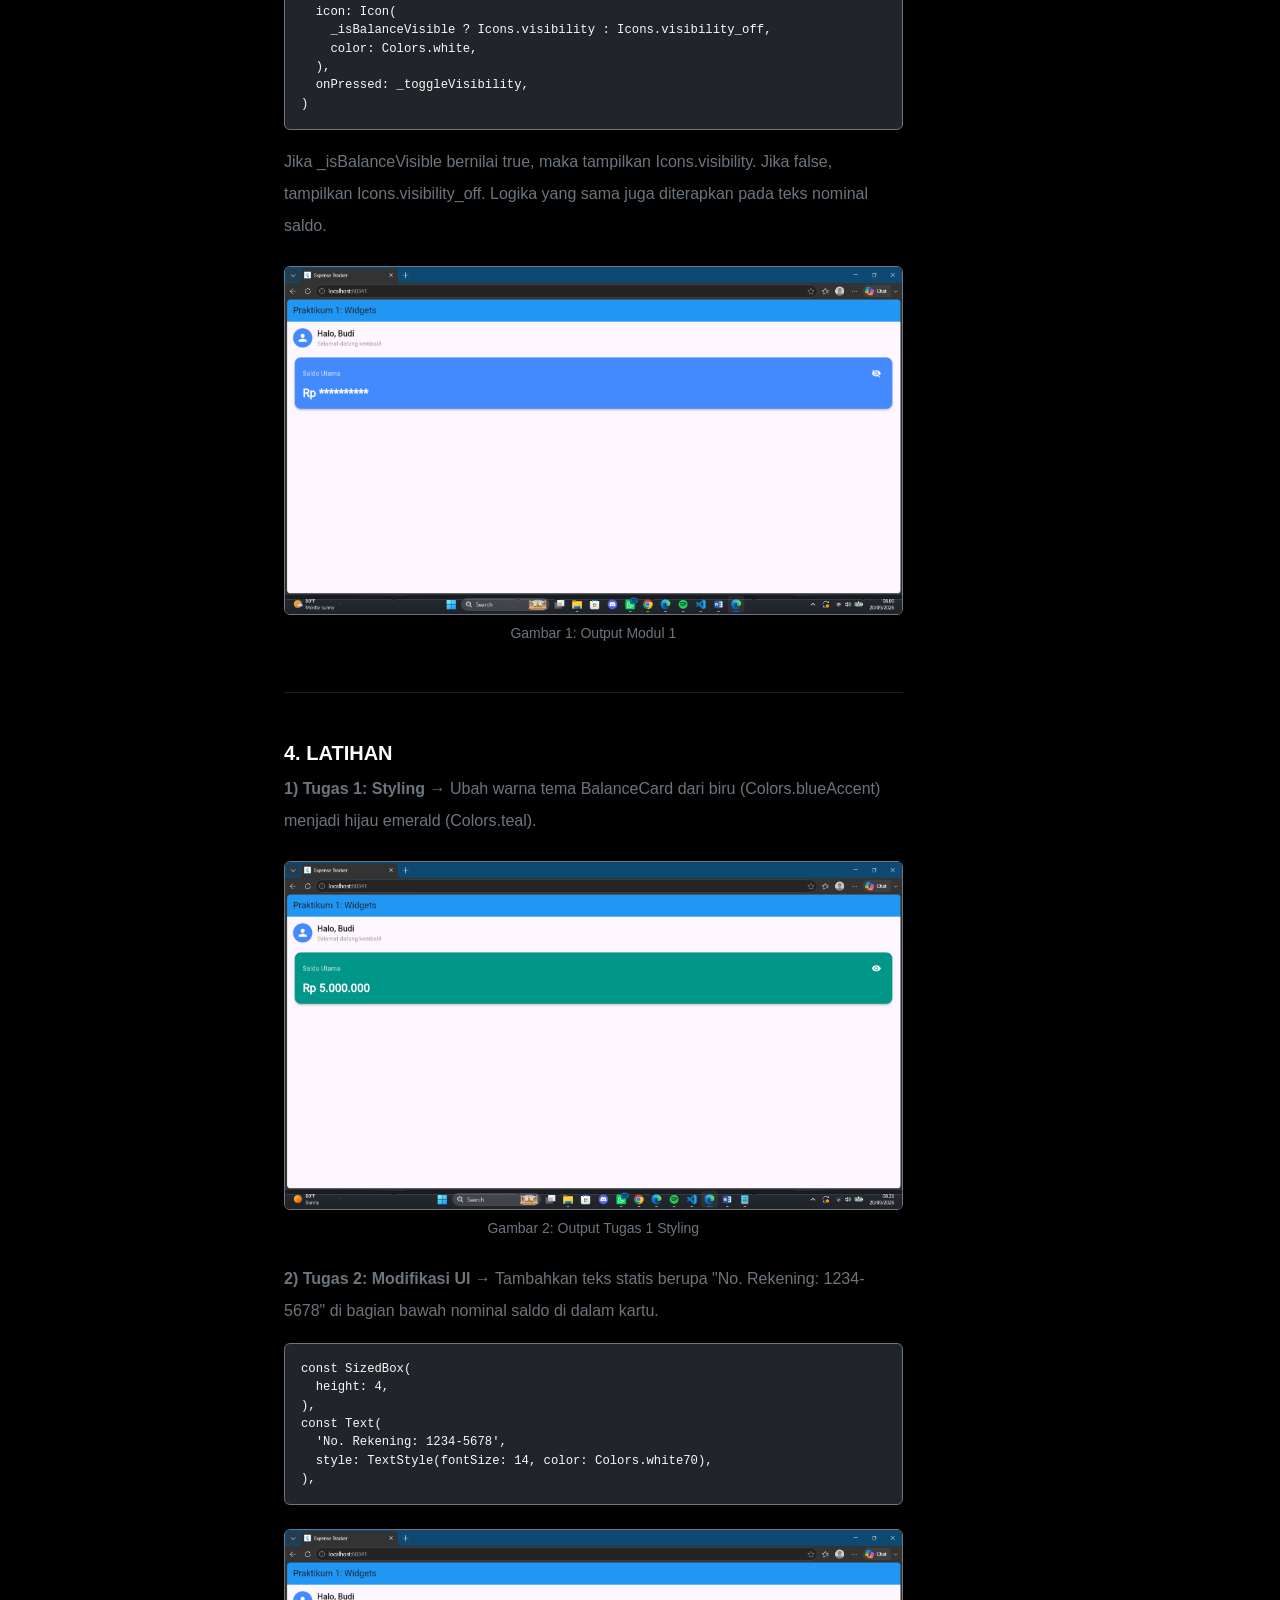
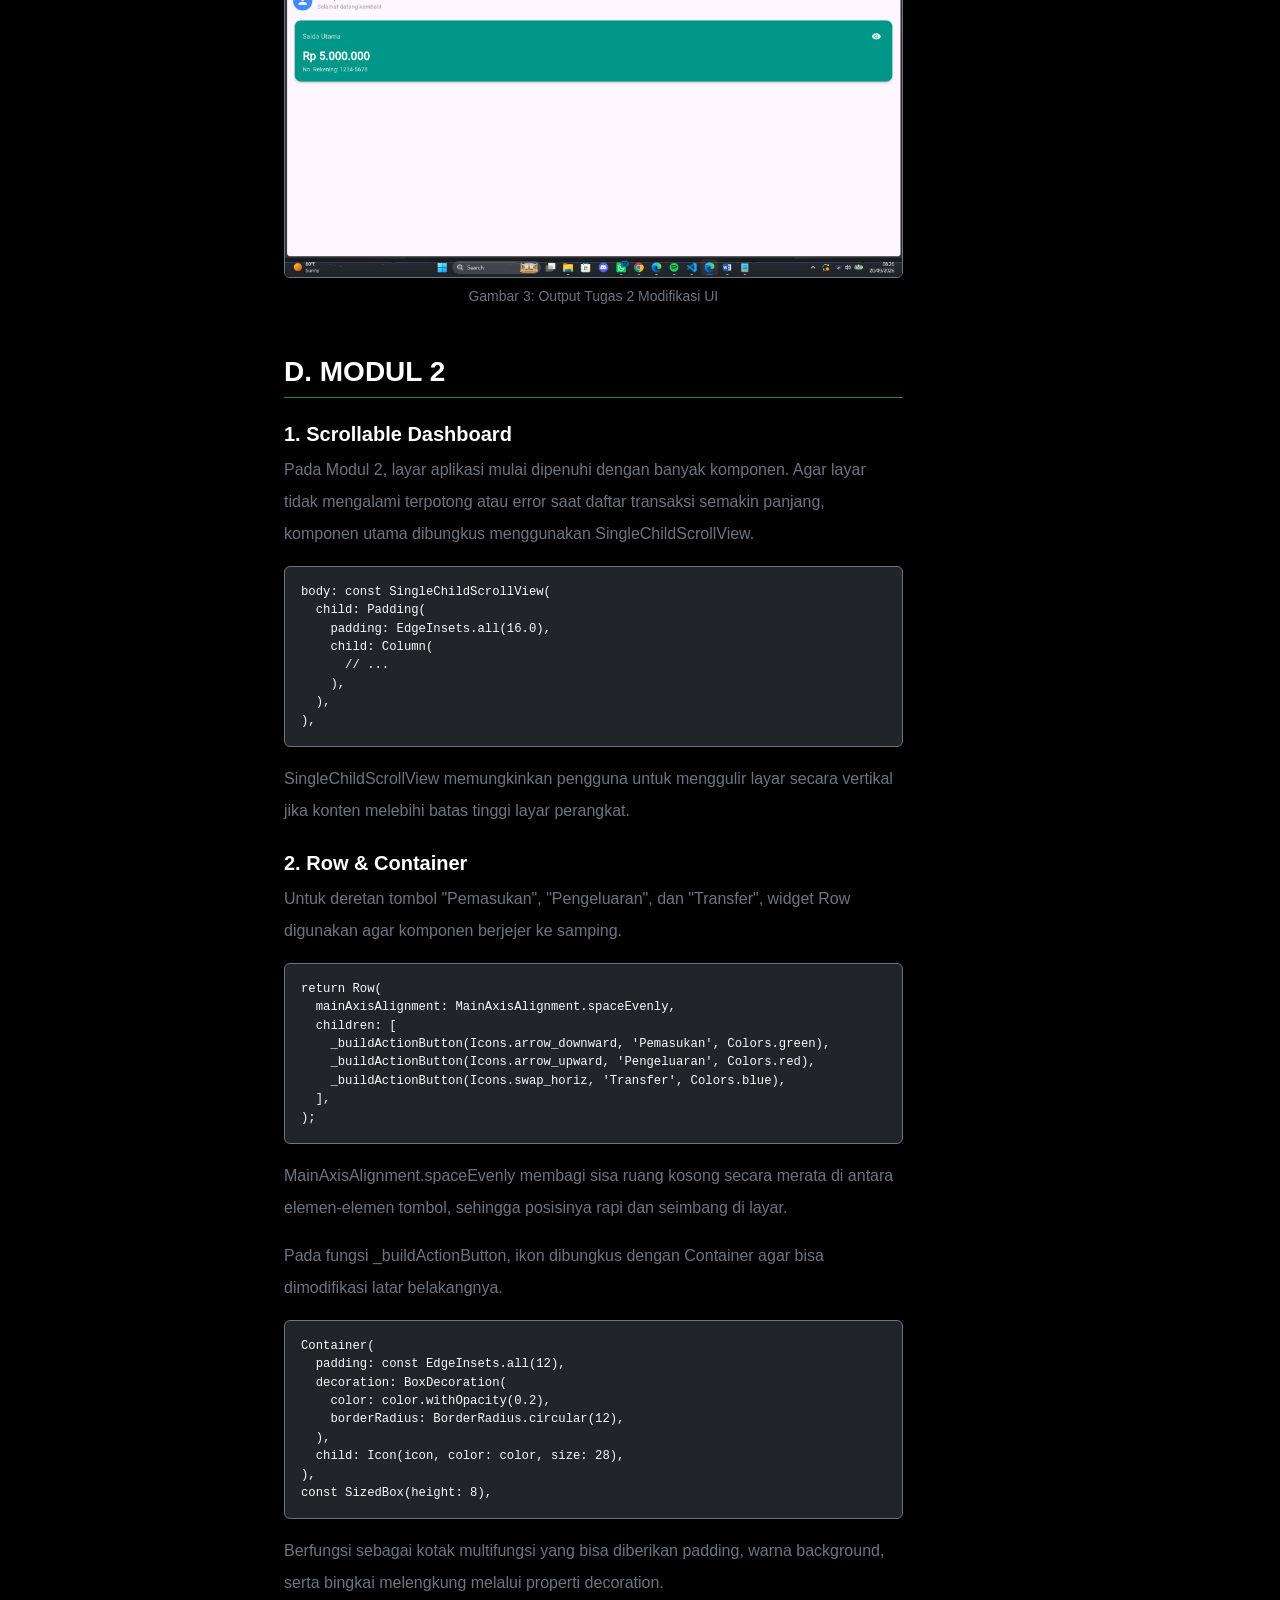
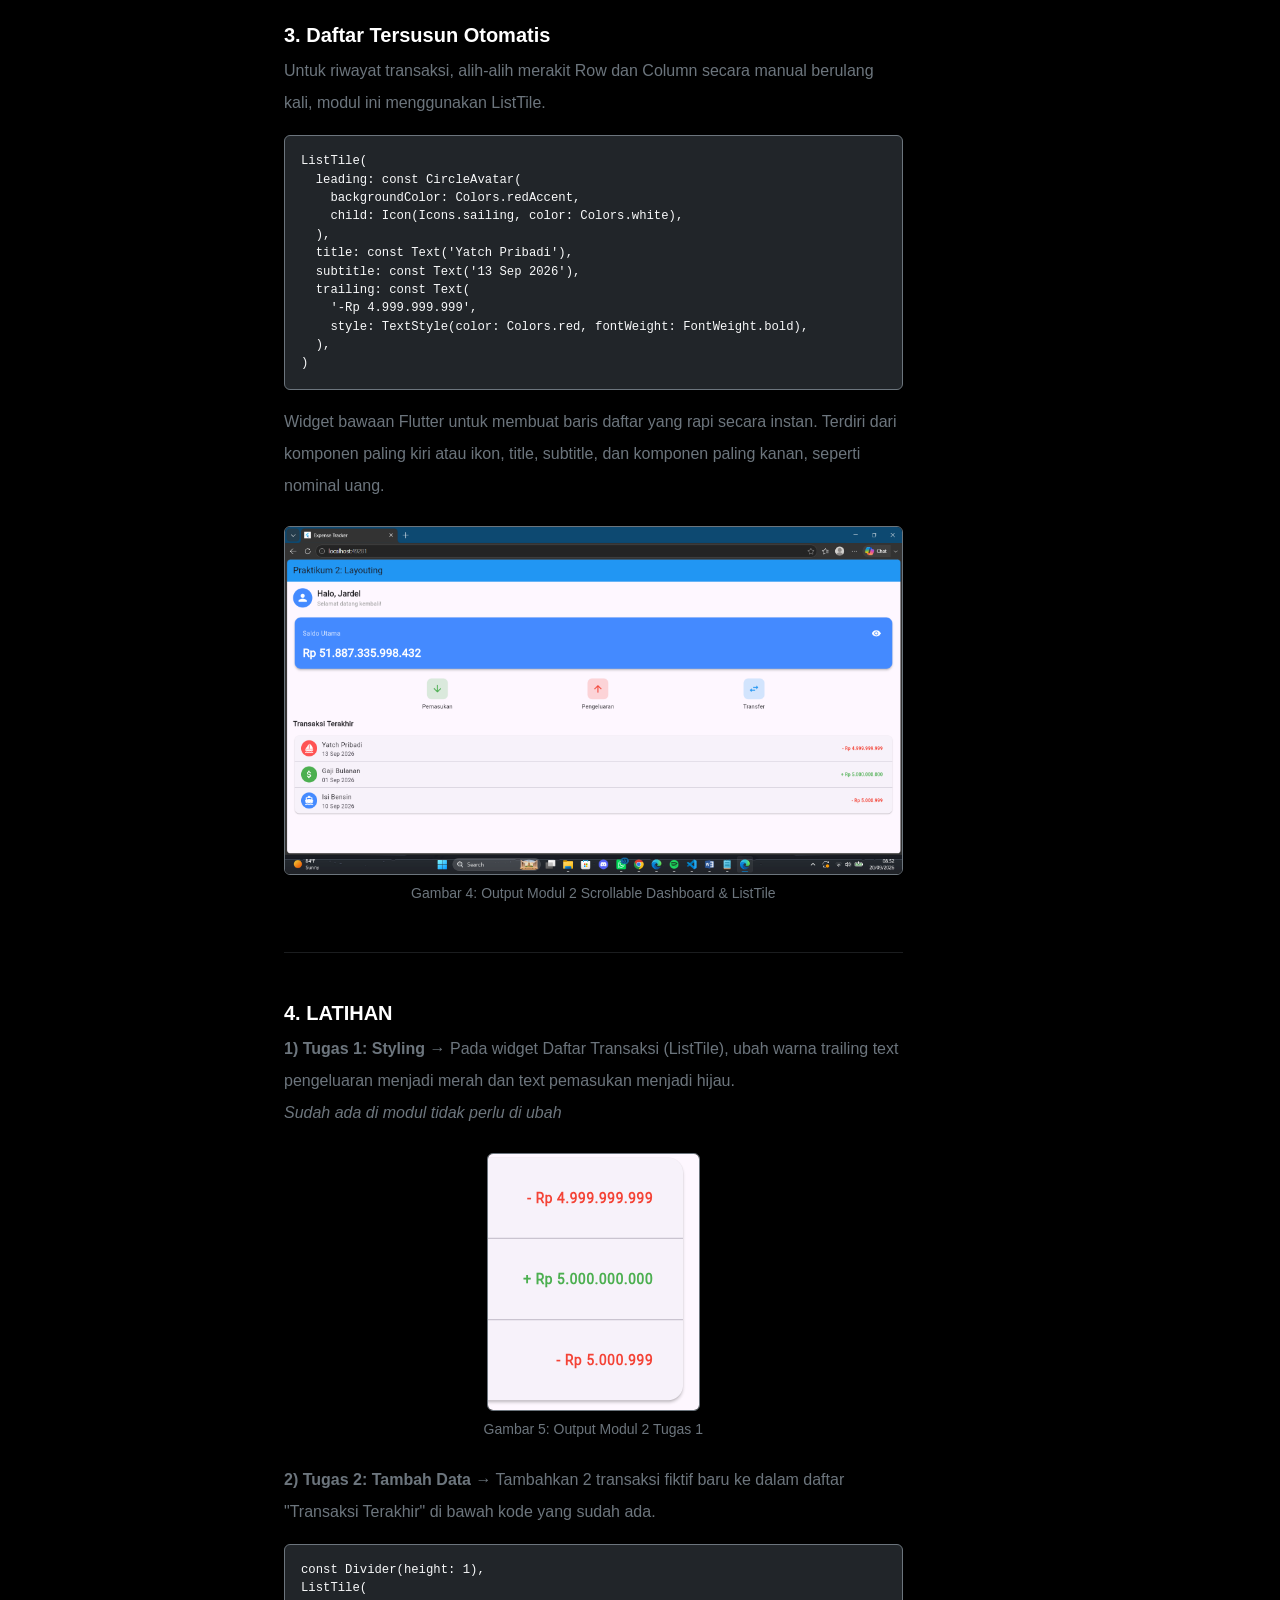
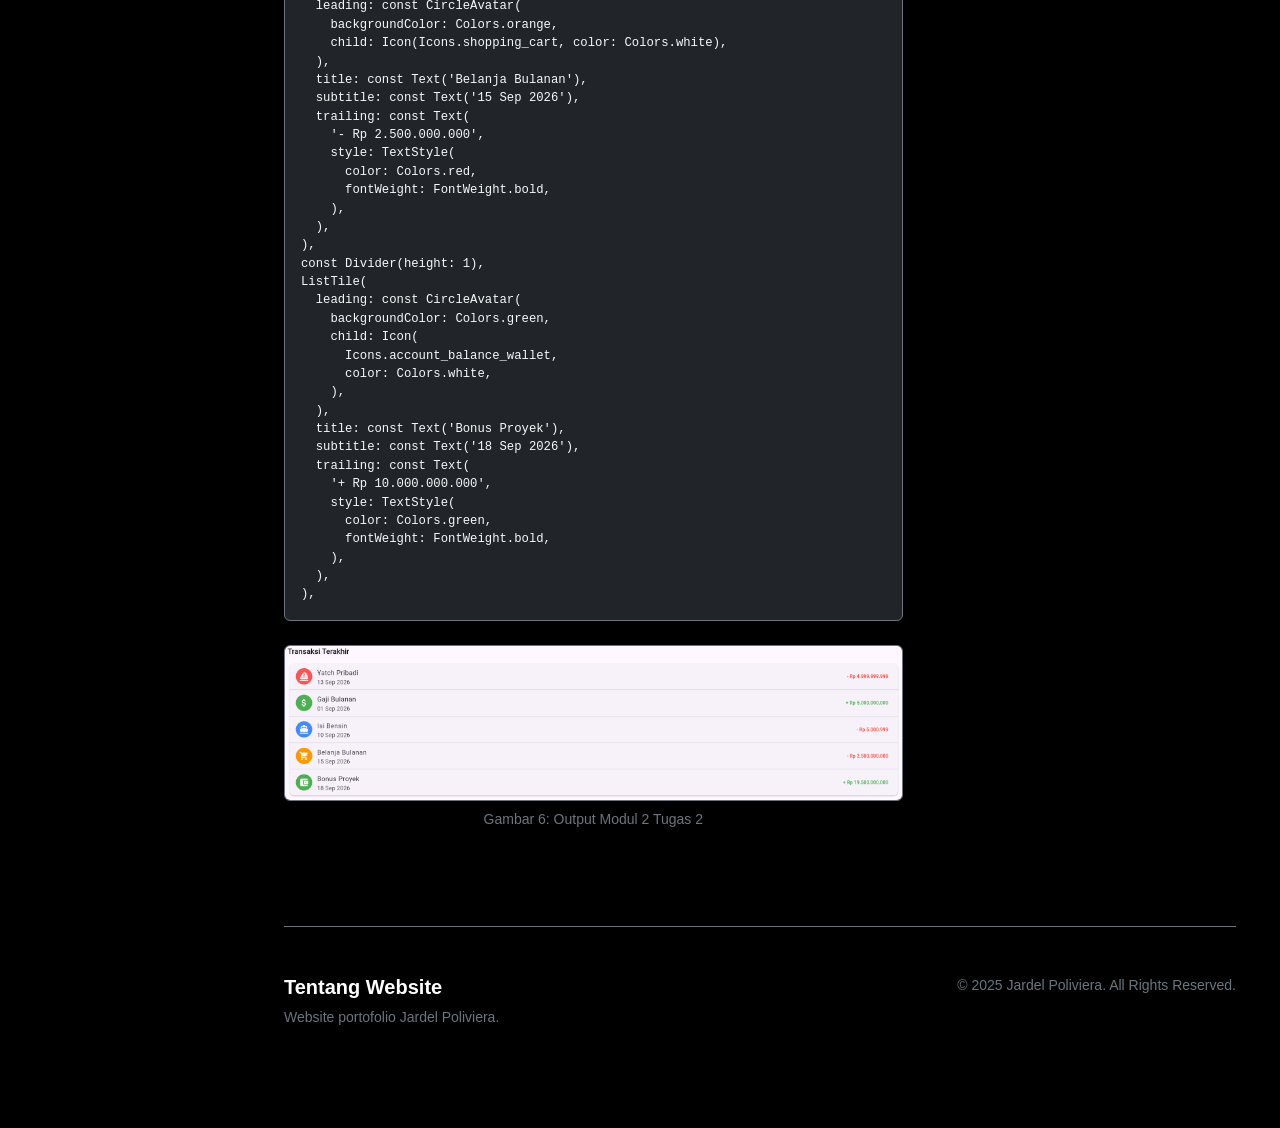
<file: LaprakAplikasiMobile-2.html>
<!doctype html>
<html lang="id">
  <head>
    <meta charset="UTF-8" />
    <meta name="viewport" content="width=device-width, initial-scale=1.0" />
    <title>Laporan Praktikum 2 - Portofolio</title>
    <link href="https://cdn.jsdelivr.net/npm/bootstrap@5.3.0/dist/css/bootstrap.min.css" rel="stylesheet" />
    <link rel="stylesheet" href="https://cdnjs.cloudflare.com/ajax/libs/font-awesome/6.4.0/css/all.min.css" />
    <link rel="stylesheet" href="css/custom.css?v=2" />
  </head>
  <body class="bg-black text-white">
    <!-- Mobile Navbar -->
    <nav class="navbar navbar-dark bg-black fixed-top d-md-none border-bottom border-secondary">
      <div class="container-fluid">
        <a class="navbar-brand fw-bold" href="#"><i class="text-success"></i> My Portfolio</a>
        <button class="navbar-toggler" type="button" data-bs-toggle="collapse" data-bs-target="#mobileMenu">
          <span class="navbar-toggler-icon"></span>
        </button>
        <div class="collapse navbar-collapse" id="mobileMenu">
          <ul class="navbar-nav ms-auto">
            <li class="nav-item"><a class="nav-link" href="index.html">Home</a></li>
            <li class="nav-item"><a class="nav-link" href="about.html">About</a></li>
            <li class="nav-item"><a class="nav-link active" href="portofolio.html">Portfolio</a></li>
            <li class="nav-item"><a class="nav-link" href="kontak.html">Contact</a></li>
          </ul>
        </div>
      </div>
    </nav>

    <!-- Desktop Sidebar -->
    <nav class="sidebar d-none d-md-flex flex-column bg-black border-end border-secondary">
      <div class="brand-section mb-4 p-4">
        <h4><i class="text-success"></i> Arel's Portofolio</h4>
      </div>
      <ul class="nav flex-column px-3 gap-2">
        <li class="nav-item">
          <a href="index.html" class="nav-link text-secondary hover-white"><i class="fas fa-home me-2"></i> Home</a>
        </li>
        <li class="nav-item">
          <a href="about.html" class="nav-link text-secondary hover-white"><i class="fas fa-user me-2"></i> About Me</a>
        </li>
        <li class="nav-item">
          <a href="portofolio.html" class="nav-link text-white fw-bold"><i class="fas fa-book-open me-2"></i> Portfolio</a>
        </li>
        <li class="nav-item">
          <a href="kontak.html" class="nav-link text-secondary hover-white"><i class="fas fa-envelope me-2"></i> Contact</a>
        </li>
      </ul>
    </nav>

    <main class="main-content">
      <div class="container py-5 px-4">
        <a href="portofolio.html" class="btn btn-outline-light btn-sm mb-4"> <i class="fas fa-arrow-left me-2"></i> Kembali ke Portfolio </a>

        <div class="p-5 mb-5 rounded-3 bg-gradient-dark border border-secondary shadow">
          <h1 class="display-5 fw-bold text-success">Laporan Praktikum 2</h1>
          <p class="fs-5 text-secondary">Mata Kuliah: Aplikasi Mobile (Flutter)</p>
          <hr class="my-4 border-secondary" />
          <div class="row text-secondary small align-items-center">
            <div class="col-md-3 mb-3 mb-md-0"><strong>Disusun Oleh:</strong><br />Jardel Poliviera</div>
            <div class="col-md-3 mb-3 mb-md-0"><strong>NIM:</strong><br />2411533012</div>
            <div class="col-md-3 mb-3 mb-md-0"><strong>Status:</strong><br /><span class="badge bg-success">Selesai</span></div>
            <div class="col-md-3">
              <strong>Repository Kode:</strong><br />
              <a href="https://github.com/JardelPoliviera/PrakAppMob_B_2411533012/tree/praktikum-2" target="_blank" class="btn btn-outline-success btn-sm mt-1"> <i class="fab fa-github me-1"></i> Lihat Repository </a>
            </div>
          </div>
        </div>

        <div class="row g-5">
          <!-- Main Content -->
          <div class="col-lg-8">
            <section class="mb-5">
              <h3 class="fw-bold text-white border-bottom border-success pb-2 mb-3">A. Pendahuluan</h3>
              <p class="text-secondary lh-lg">
                Dalam pengembangan aplikasi mobile menggunakan framework Flutter, formulir merupakan elemen krusial untuk berinteraksi dan mengelola input pengguna secara efektif. Praktikum ini berfokus pada implementasi Basic Form yang
                berfungsi sebagai antarmuka penerimaan nilai melalui berbagai widget, khususnya TextField dan TextFormField. Penguasaan terhadap TextField yang berguna untuk masukan teks dasar, serta TextFormField yang merupakan versi
                lengkap dengan integrasi otomatis terhadap logika validasi dan manajemen state, menjadi tujuan utama dari modul ini. Melalui pengerjaan berbagai skenario form mulai dari mengelola inputan sederhana, menerapkan aturan
                validasi email, hingga menyusun formulir registrasi yang modular kemampuan mengontrol data menggunakan TextEditingController dan GlobalKey&lt;FormState&gt; dapat diimplementasikan untuk membangun aplikasi yang responsif dan
                meminimalisir kesalahan input dari pengguna.
              </p>
            </section>

            <section class="mb-5">
              <h3 class="fw-bold text-white border-bottom border-success pb-2 mb-3">B. Tujuan</h3>
              <ol class="text-secondary lh-lg mb-4">
                <li>Mahasiswa mampu membuat basic form untuk menerima inputan dari keyboard dan mengelola inputan.</li>
                <li>Membuat beberapa input widgets.</li>
                <li>Membuat dan mengontrol inputan dari user.</li>
              </ol>
            </section>

            <section class="mb-5">
              <h3 class="fw-bold text-white border-bottom border-success pb-2 mb-3">C. Modul 1</h3>

              <h5 class="fw-bold text-white mt-4">1. main.dart &amp; Scaffold</h5>
              <div class="bg-dark p-3 rounded mb-3 border border-secondary shadow-sm overflow-auto text-light small">
                <pre class="m-0"><code>void main() {
  runApp(const MyApp());
}

class MyApp extends StatelessWidget {
  const MyApp({super.key});

  @override
  Widget build(BuildContext context) {
    return MaterialApp(
      debugShowCheckedModeBanner: false,
      title: 'Expense Tracker',
      theme: ThemeData(
        primarySwatch: Colors.blue,
      ),
      home: const DashboardScreen(),
    );
  }
}</code></pre>
              </div>
              <ul class="text-secondary lh-lg mb-4">
                <li><strong>a. MaterialApp:</strong> Bertindak sebagai root atau fondasi utama aplikasi yang menerapkan gaya Material Design.</li>
                <li><strong>b. Scaffold:</strong> Menyediakan struktur tata letak dasar, seperti AppBar untuk bagian atas layar, dan properti body untuk menampung isi konten utama aplikasi.</li>
              </ul>

              <h5 class="fw-bold text-white mt-4">2. Stateless Widget</h5>
              <p class="text-secondary lh-lg">Stateless Widget digunakan untuk komponen UI yang bersifat statis dan tidak pernah berubah setelah dirender di layar.</p>
              <div class="bg-dark p-3 rounded mb-3 border border-secondary shadow-sm overflow-auto text-light small">
                <pre class="m-0"><code>Widget build(BuildContext context) {
  return Row(
    children: [
      CircleAvatar(
        radius: 30,
        backgroundColor: Colors.blueAccent,
        child: Icon(Icons.person, size: 30, color: Colors.white),
      ),
      SizedBox(width: 15),
      Column(
        crossAxisAlignment: CrossAxisAlignment.start,
        children: [
          Text(
            'Halo, Budi',
            style: TextStyle(
              fontSize: 20,
              fontWeight: FontWeight.bold,
            ),
          ),
          Text(
            'Selamat datang kembali!',
            style: TextStyle(
              fontSize: 14,
              color: Colors.grey,
            ),
          ),
        ],
      ),
    ],
  );
}</code></pre>
              </div>
              <p class="text-secondary lh-lg">Row digunakan untuk menyusun Avatar dan Sapaan secara menyamping kiri ke kanan, sedangkan Column digunakan untuk menumpuk teks sapaan dari atas ke bawah.</p>

              <h5 class="fw-bold text-white mt-4">3. Stateful Widget &amp; setState</h5>
              <div class="bg-dark p-3 rounded mb-3 border border-secondary shadow-sm overflow-auto text-light small">
                <pre class="m-0"><code>class BalanceCardWidgetState extends State&lt;BalanceCardWidget&gt; {
  bool _isBalanceVisible = true;

  void _toggleVisibility() {
    setState(() {
      _isBalanceVisible = !_isBalanceVisible;
    });
  }
}</code></pre>
              </div>
              <ul class="text-secondary lh-lg mb-3">
                <li><strong>a. Variabel _isBalanceVisible:</strong> Menyimpan state aktif berupa nilai boolean untuk melacak status sensor teks.</li>
                <li>
                  <strong>b. Fungsi setState():</strong> Ini adalah metode krusial dalam Stateful Widget. Saat dipanggil, fungsi ini akan memperbarui nilai variabel dan memberi tahu Flutter untuk merender ulang UI agar sesuai dengan data
                  terbaru.
                </li>
              </ul>
              <p class="text-secondary lh-lg">Penerapan state tersebut pada UI menggunakan logika:</p>
              <div class="bg-dark p-3 rounded mb-3 border border-secondary shadow-sm overflow-auto text-light small">
                <pre class="m-0"><code>IconButton(
  icon: Icon(
    _isBalanceVisible ? Icons.visibility : Icons.visibility_off,
    color: Colors.white,
  ),
  onPressed: _toggleVisibility,
)</code></pre>
              </div>
              <p class="text-secondary lh-lg">Jika _isBalanceVisible bernilai true, maka tampilkan Icons.visibility. Jika false, tampilkan Icons.visibility_off. Logika yang sama juga diterapkan pada teks nominal saldo.</p>

              <div class="text-center my-4">
                <img src="images/LaprakMobile2/output1.png" alt="Output Modul 1" class="img-fluid rounded border border-secondary shadow" style="max-height: 400px" />
                <p class="text-secondary small mt-2">Gambar 1: Output Modul 1</p>
              </div>

              <hr class="border-secondary my-5" />

              <h5 class="fw-bold text-white mt-4">4. LATIHAN</h5>
              <p class="text-secondary lh-lg"><strong>1) Tugas 1: Styling</strong> &rarr; Ubah warna tema BalanceCard dari biru (Colors.blueAccent) menjadi hijau emerald (Colors.teal).</p>
              <div class="text-center my-4">
                <img src="images/LaprakMobile2/modul1latihan1.png" alt="Output Tugas 1" class="img-fluid rounded border border-secondary shadow" style="max-height: 400px" />
                <p class="text-secondary small mt-2">Gambar 2: Output Tugas 1 Styling</p>
              </div>

              <p class="text-secondary lh-lg mt-4"><strong>2) Tugas 2: Modifikasi UI</strong> &rarr; Tambahkan teks statis berupa "No. Rekening: 1234-5678" di bagian bawah nominal saldo di dalam kartu.</p>
              <div class="bg-dark p-3 rounded mb-3 border border-secondary shadow-sm overflow-auto text-light small">
                <pre class="m-0"><code>const SizedBox(
  height: 4,
),
const Text(
  'No. Rekening: 1234-5678',
  style: TextStyle(fontSize: 14, color: Colors.white70),
),</code></pre>
              </div>
              <div class="text-center my-4">
                <img src="images/LaprakMobile2/modul1latihan2.png" alt="Output Tugas 2" class="img-fluid rounded border border-secondary shadow" style="max-height: 400px" />
                <p class="text-secondary small mt-2">Gambar 3: Output Tugas 2 Modifikasi UI</p>
              </div>
            </section>

            <section class="mb-5">
              <h3 class="fw-bold text-white border-bottom border-success pb-2 mb-3">D. MODUL 2</h3>

              <h5 class="fw-bold text-white mt-4">1. Scrollable Dashboard</h5>
              <p class="text-secondary lh-lg">
                Pada Modul 2, layar aplikasi mulai dipenuhi dengan banyak komponen. Agar layar tidak mengalami terpotong atau error saat daftar transaksi semakin panjang, komponen utama dibungkus menggunakan SingleChildScrollView.
              </p>
              <div class="bg-dark p-3 rounded mb-3 border border-secondary shadow-sm overflow-auto text-light small">
                <pre class="m-0"><code>body: const SingleChildScrollView(
  child: Padding(
    padding: EdgeInsets.all(16.0),
    child: Column(
      // ...
    ),
  ),
),</code></pre>
              </div>
              <p class="text-secondary lh-lg">SingleChildScrollView memungkinkan pengguna untuk menggulir layar secara vertikal jika konten melebihi batas tinggi layar perangkat.</p>

              <h5 class="fw-bold text-white mt-4">2. Row &amp; Container</h5>
              <p class="text-secondary lh-lg">Untuk deretan tombol "Pemasukan", "Pengeluaran", dan "Transfer", widget Row digunakan agar komponen berjejer ke samping.</p>
              <div class="bg-dark p-3 rounded mb-3 border border-secondary shadow-sm overflow-auto text-light small">
                <pre class="m-0"><code>return Row(
  mainAxisAlignment: MainAxisAlignment.spaceEvenly,
  children: [
    _buildActionButton(Icons.arrow_downward, 'Pemasukan', Colors.green),
    _buildActionButton(Icons.arrow_upward, 'Pengeluaran', Colors.red),
    _buildActionButton(Icons.swap_horiz, 'Transfer', Colors.blue),
  ],
);</code></pre>
              </div>
              <p class="text-secondary lh-lg">MainAxisAlignment.spaceEvenly membagi sisa ruang kosong secara merata di antara elemen-elemen tombol, sehingga posisinya rapi dan seimbang di layar.</p>
              <p class="text-secondary lh-lg">Pada fungsi _buildActionButton, ikon dibungkus dengan Container agar bisa dimodifikasi latar belakangnya.</p>
              <div class="bg-dark p-3 rounded mb-3 border border-secondary shadow-sm overflow-auto text-light small">
                <pre class="m-0"><code>Container(
  padding: const EdgeInsets.all(12),
  decoration: BoxDecoration(
    color: color.withOpacity(0.2),
    borderRadius: BorderRadius.circular(12),
  ),
  child: Icon(icon, color: color, size: 28),
),
const SizedBox(height: 8),</code></pre>
              </div>
              <p class="text-secondary lh-lg">Berfungsi sebagai kotak multifungsi yang bisa diberikan padding, warna background, serta bingkai melengkung melalui properti decoration.</p>

              <h5 class="fw-bold text-white mt-4">3. Daftar Tersusun Otomatis</h5>
              <p class="text-secondary lh-lg">Untuk riwayat transaksi, alih-alih merakit Row dan Column secara manual berulang kali, modul ini menggunakan ListTile.</p>
              <div class="bg-dark p-3 rounded mb-3 border border-secondary shadow-sm overflow-auto text-light small">
                <pre class="m-0"><code>ListTile(
  leading: const CircleAvatar(
    backgroundColor: Colors.redAccent,
    child: Icon(Icons.sailing, color: Colors.white),
  ),
  title: const Text('Yatch Pribadi'),
  subtitle: const Text('13 Sep 2026'),
  trailing: const Text(
    '-Rp 4.999.999.999',
    style: TextStyle(color: Colors.red, fontWeight: FontWeight.bold),
  ),
)</code></pre>
              </div>
              <p class="text-secondary lh-lg">Widget bawaan Flutter untuk membuat baris daftar yang rapi secara instan. Terdiri dari komponen paling kiri atau ikon, title, subtitle, dan komponen paling kanan, seperti nominal uang.</p>

              <div class="text-center my-4">
                <img src="images/LaprakMobile2/output2.png" alt="Output Modul 2" class="img-fluid rounded border border-secondary shadow" style="max-height: 400px" />
                <p class="text-secondary small mt-2">Gambar 4: Output Modul 2 Scrollable Dashboard &amp; ListTile</p>
              </div>

              <hr class="border-secondary my-5" />

              <h5 class="fw-bold text-white mt-4">4. LATIHAN</h5>
              <p class="text-secondary lh-lg">
                <strong>1) Tugas 1: Styling</strong> &rarr; Pada widget Daftar Transaksi (ListTile), ubah warna trailing text pengeluaran menjadi merah dan text pemasukan menjadi hijau.<br />
                <em>Sudah ada di modul tidak perlu di ubah</em>
              </p>
              <div class="text-center my-4">
                <img src="images/LaprakMobile2/modul2latihan1.png" alt="Output Modul 2 Tugas 1" class="img-fluid rounded border border-secondary shadow" style="max-height: 400px" />
                <p class="text-secondary small mt-2">Gambar 5: Output Modul 2 Tugas 1</p>
              </div>

              <p class="text-secondary lh-lg mt-4"><strong>2) Tugas 2: Tambah Data</strong> &rarr; Tambahkan 2 transaksi fiktif baru ke dalam daftar "Transaksi Terakhir" di bawah kode yang sudah ada.</p>
              <div class="bg-dark p-3 rounded mb-3 border border-secondary shadow-sm overflow-auto text-light small">
                <pre class="m-0"><code>const Divider(height: 1),
ListTile(
  leading: const CircleAvatar(
    backgroundColor: Colors.orange,
    child: Icon(Icons.shopping_cart, color: Colors.white),
  ),
  title: const Text('Belanja Bulanan'),
  subtitle: const Text('15 Sep 2026'),
  trailing: const Text(
    '- Rp 2.500.000.000',
    style: TextStyle(
      color: Colors.red,
      fontWeight: FontWeight.bold,
    ),
  ),
),
const Divider(height: 1),
ListTile(
  leading: const CircleAvatar(
    backgroundColor: Colors.green,
    child: Icon(
      Icons.account_balance_wallet,
      color: Colors.white,
    ),
  ),
  title: const Text('Bonus Proyek'),
  subtitle: const Text('18 Sep 2026'),
  trailing: const Text(
    '+ Rp 10.000.000.000',
    style: TextStyle(
      color: Colors.green,
      fontWeight: FontWeight.bold,
    ),
  ),
),</code></pre>
              </div>
              <div class="text-center my-4">
                <img src="images/LaprakMobile2/modul2latihan2.png" alt="Output Modul 2 Tugas 2" class="img-fluid rounded border border-secondary shadow" style="max-height: 400px" />
                <p class="text-secondary small mt-2">Gambar 6: Output Modul 2 Tugas 2</p>
              </div>
            </section>
          </div>

          <!-- Sidebar Detail Kanan -->
          <div class="col-lg-4">
            <div class="card bg-dark border-secondary p-4 sticky-top" style="top: 20px">
              <h5 class="fw-bold text-success mb-3">Detail Praktikum</h5>
              <ul class="list-unstyled text-secondary small">
                <li class="mb-2"><i class="fas fa-check-circle text-success me-2"></i> MaterialApp &amp; Scaffold Structure</li>
                <li class="mb-2"><i class="fas fa-check-circle text-success me-2"></i> Stateless &amp; Stateful Widget</li>
                <li class="mb-2"><i class="fas fa-check-circle text-success me-2"></i> State Management (setState)</li>
                <li class="mb-2"><i class="fas fa-check-circle text-success me-2"></i> Scrollable Layout (SingleChildScrollView)</li>
                <li class="mb-2"><i class="fas fa-check-circle text-success me-2"></i> Row, Column &amp; Container Styling</li>
                <li class="mb-2"><i class="fas fa-check-circle text-success me-2"></i> ListTile &amp; ListView Components</li>
              </ul>
            </div>
          </div>
        </div>

        <footer class="mt-5 pt-5 border-top border-secondary">
          <div class="row">
            <div class="col-md-6 mb-3">
              <h5 class="fw-bold text-white">Tentang Website</h5>
              <p class="text-secondary small">Website portofolio Jardel Poliviera.</p>
            </div>
            <div class="col-md-6 text-md-end">
              <p class="text-secondary small">&copy; 2025 Jardel Poliviera. All Rights Reserved.</p>
            </div>
          </div>
        </footer>
      </div>
    </main>

    <script src="https://cdn.jsdelivr.net/npm/bootstrap@5.3.0/dist/js/bootstrap.bundle.min.js"></script>
  </body>
</html>
</file>
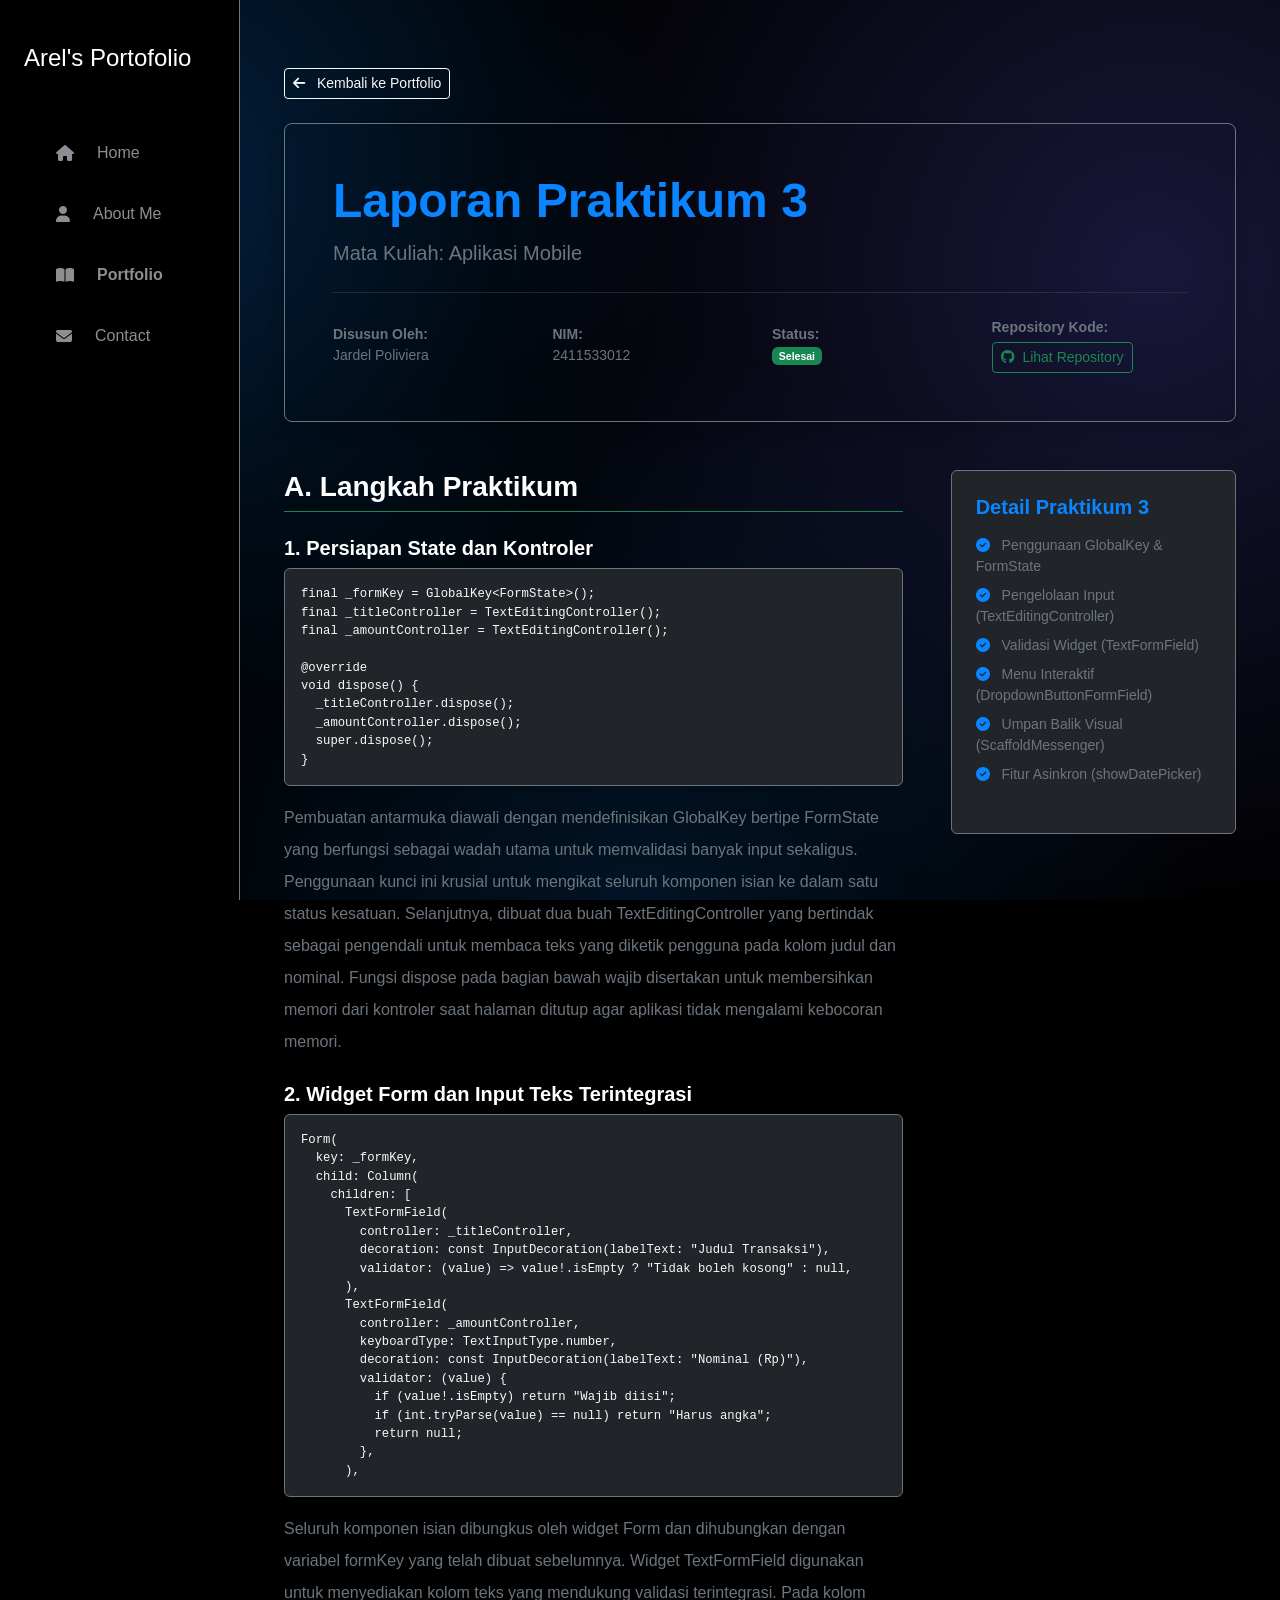
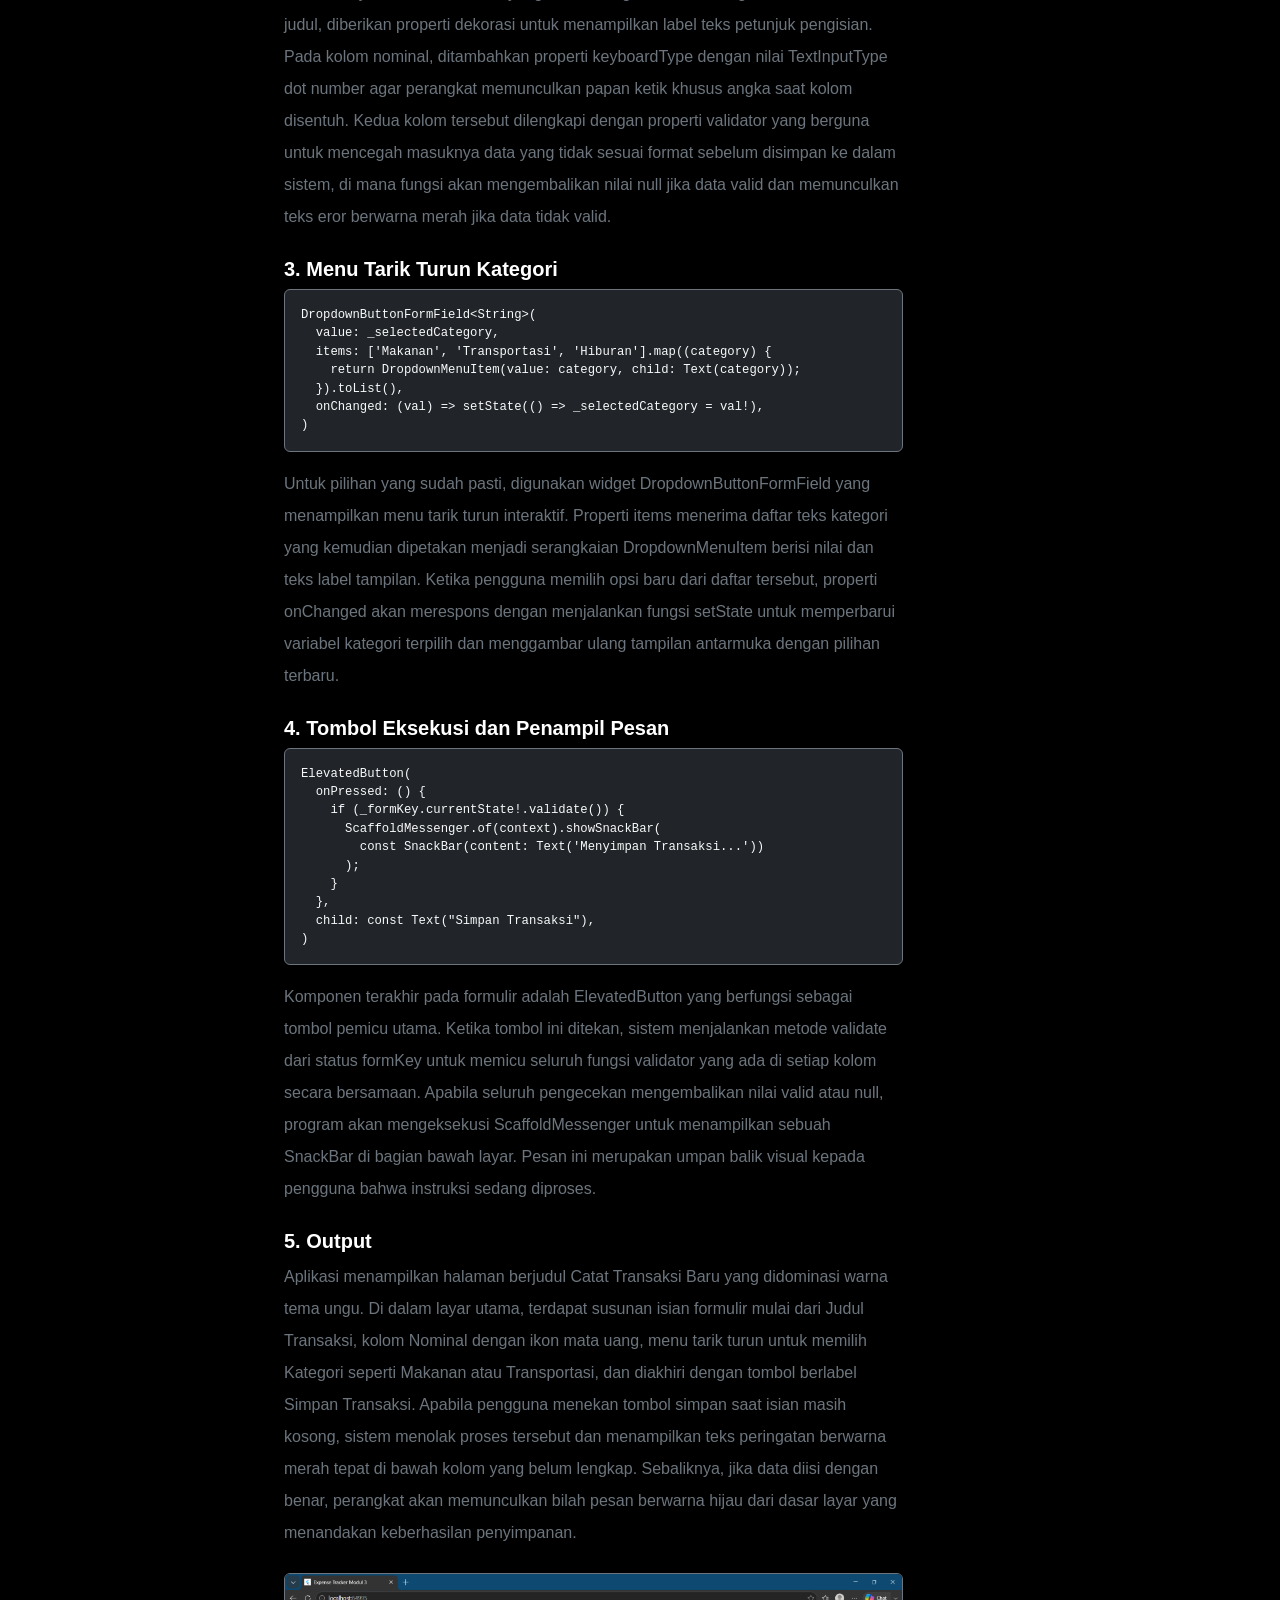
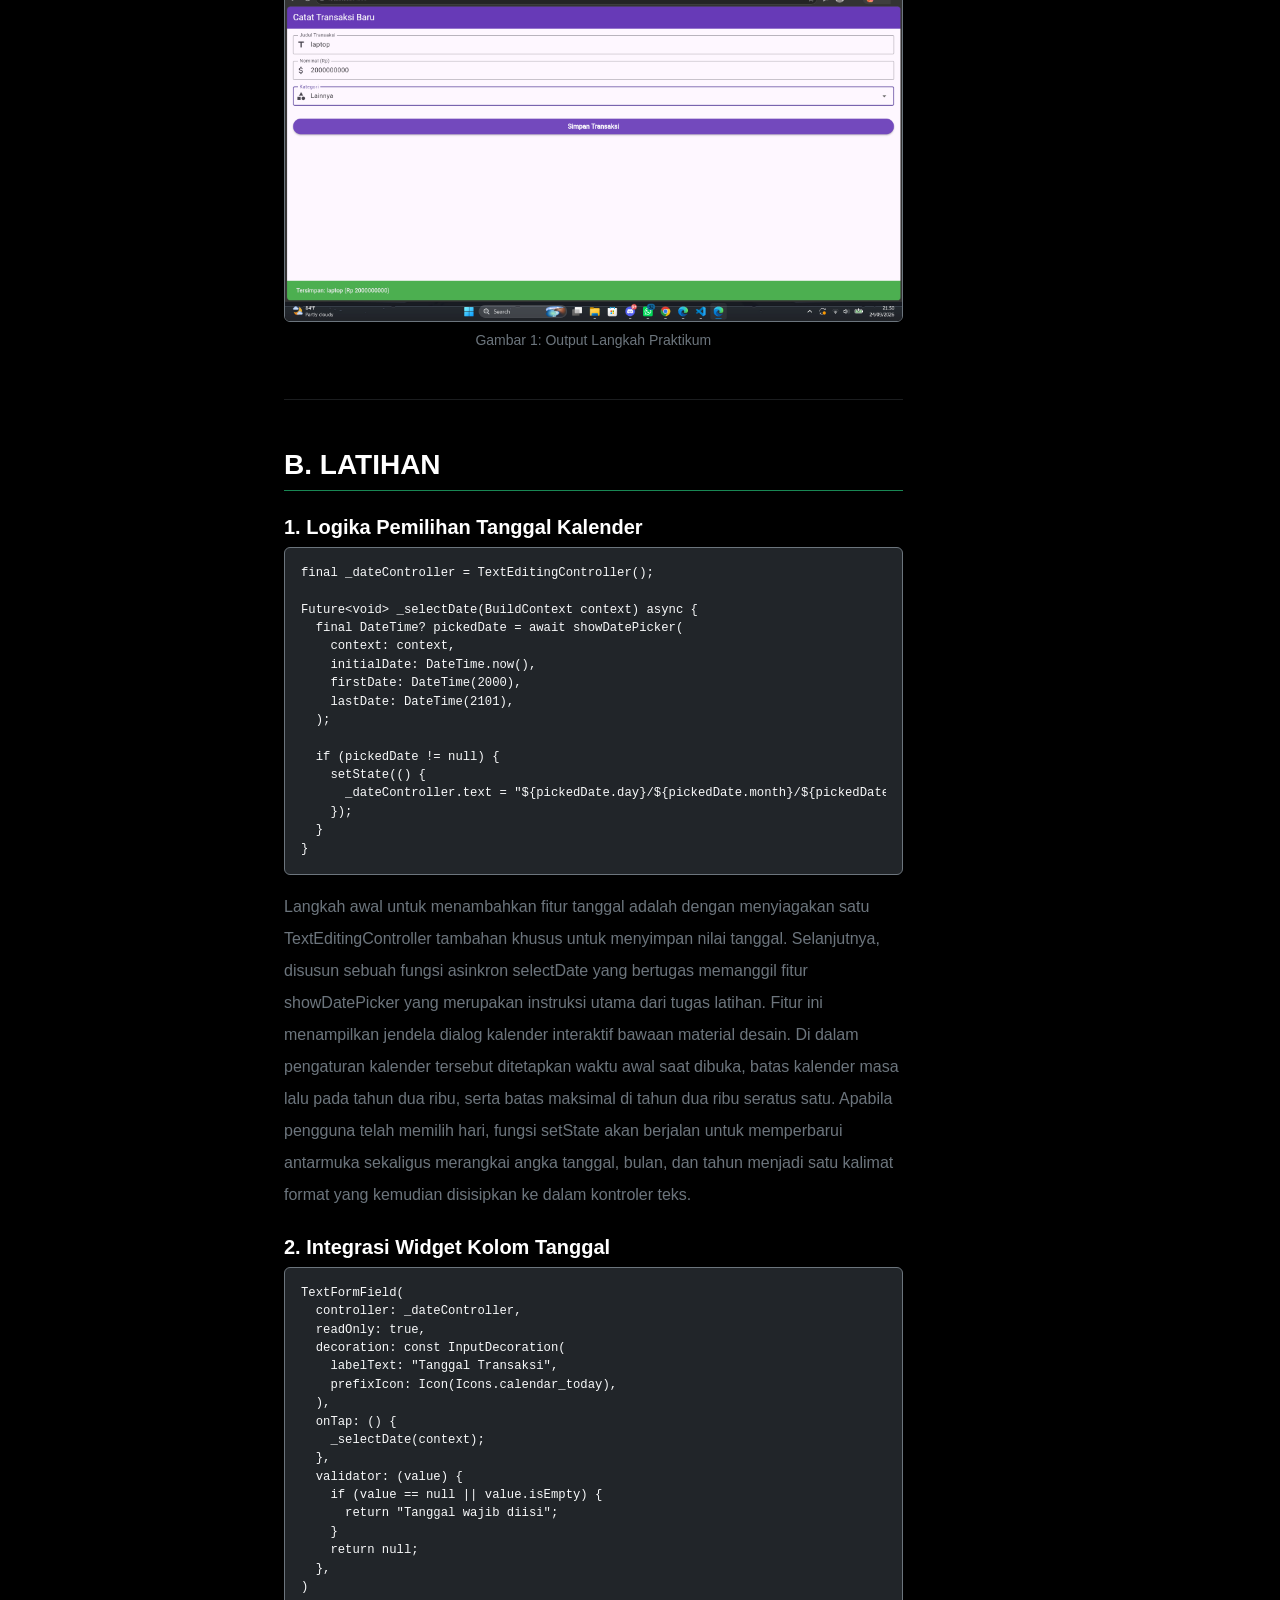
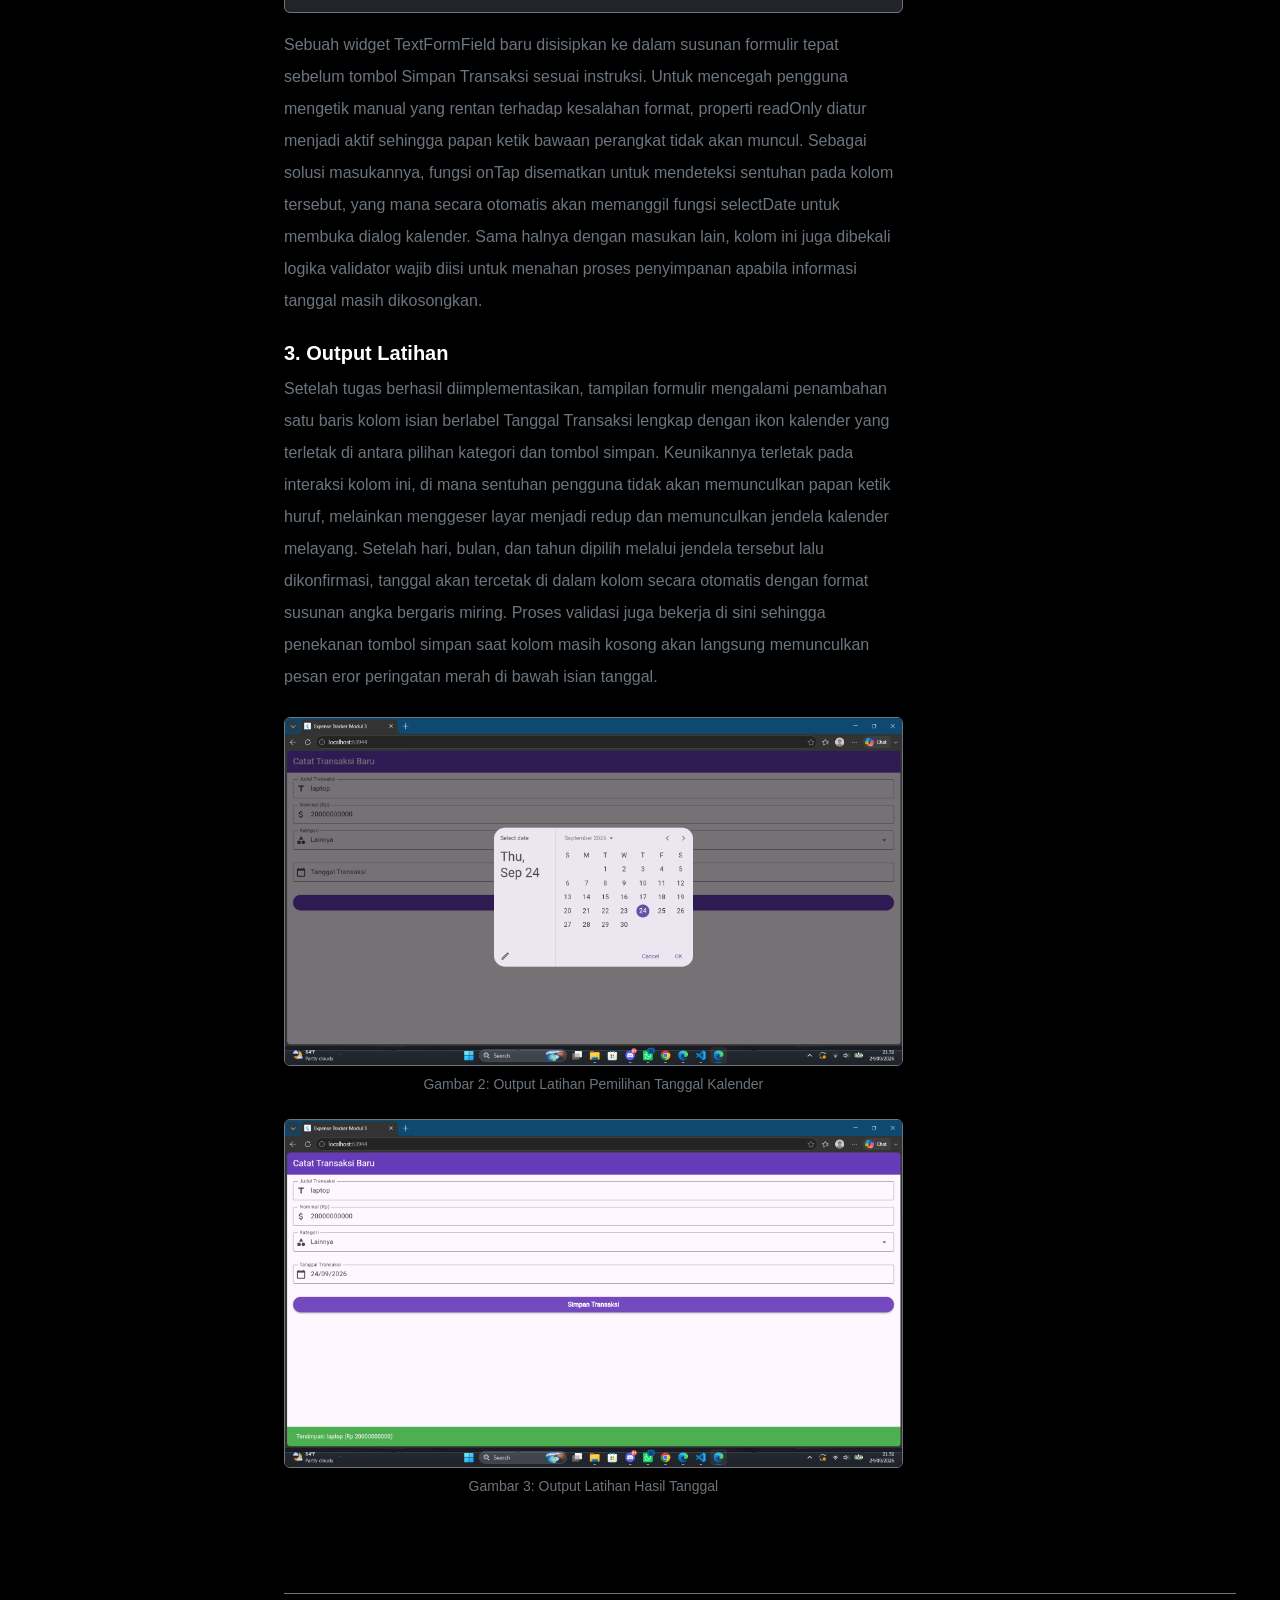
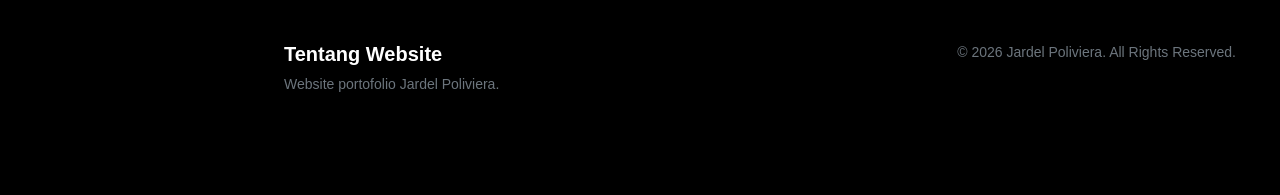
<file: LaprakAplikasiMobile-3.html>
<!doctype html>
<html lang="id">
  <head>
    <meta charset="UTF-8" />
    <meta name="viewport" content="width=device-width, initial-scale=1.0" />
    <title>Laporan Praktikum 3 - Portofolio</title>
    <link href="https://cdn.jsdelivr.net/npm/bootstrap@5.3.0/dist/css/bootstrap.min.css" rel="stylesheet" />
    <link rel="stylesheet" href="https://cdnjs.cloudflare.com/ajax/libs/font-awesome/6.4.0/css/all.min.css" />
    <link rel="stylesheet" href="css/custom.css?v=2" />
  </head>
  <body class="bg-black text-white">
    <!-- Mobile Navbar -->
    <nav class="navbar navbar-dark bg-black fixed-top d-md-none border-bottom border-secondary">
      <div class="container-fluid">
        <a class="navbar-brand fw-bold" href="#"><i class="text-success"></i> My Portfolio</a>
        <button class="navbar-toggler" type="button" data-bs-toggle="collapse" data-bs-target="#mobileMenu">
          <span class="navbar-toggler-icon"></span>
        </button>
        <div class="collapse navbar-collapse" id="mobileMenu">
          <ul class="navbar-nav ms-auto">
            <li class="nav-item"><a class="nav-link" href="index.html">Home</a></li>
            <li class="nav-item"><a class="nav-link" href="about.html">About</a></li>
            <li class="nav-item"><a class="nav-link active" href="portofolio.html">Portfolio</a></li>
            <li class="nav-item"><a class="nav-link" href="kontak.html">Contact</a></li>
          </ul>
        </div>
      </div>
    </nav>

    <!-- Desktop Sidebar -->
    <nav class="sidebar d-none d-md-flex flex-column bg-black border-end border-secondary">
      <div class="brand-section mb-4 p-4">
        <h4><i class="text-success"></i> Arel's Portofolio</h4>
      </div>
      <ul class="nav flex-column px-3 gap-2">
        <li class="nav-item">
          <a href="index.html" class="nav-link text-secondary hover-white"><i class="fas fa-home me-2"></i> Home</a>
        </li>
        <li class="nav-item">
          <a href="about.html" class="nav-link text-secondary hover-white"><i class="fas fa-user me-2"></i> About Me</a>
        </li>
        <li class="nav-item">
          <a href="portofolio.html" class="nav-link text-white fw-bold"><i class="fas fa-book-open me-2"></i> Portfolio</a>
        </li>
        <li class="nav-item">
          <a href="kontak.html" class="nav-link text-secondary hover-white"><i class="fas fa-envelope me-2"></i> Contact</a>
        </li>
      </ul>
    </nav>

    <main class="main-content">
      <div class="container py-5 px-4">
        <a href="portofolio.html" class="btn btn-outline-light btn-sm mb-4"> <i class="fas fa-arrow-left me-2"></i> Kembali ke Portfolio </a>

        <div class="p-5 mb-5 rounded-3 bg-gradient-dark border border-secondary shadow">
          <h1 class="display-5 fw-bold text-success">Laporan Praktikum 3</h1>
          <p class="fs-5 text-secondary">Mata Kuliah: Aplikasi Mobile</p>
          <hr class="my-4 border-secondary" />
          <div class="row text-secondary small align-items-center">
            <div class="col-md-3 mb-3 mb-md-0"><strong>Disusun Oleh:</strong><br />Jardel Poliviera</div>
            <div class="col-md-3 mb-3 mb-md-0"><strong>NIM:</strong><br />2411533012</div>
            <div class="col-md-3 mb-3 mb-md-0"><strong>Status:</strong><br /><span class="badge bg-success">Selesai</span></div>
            <div class="col-md-3">
              <strong>Repository Kode:</strong><br />
              <a href="https://github.com/JardelPoliviera/PrakAppMob_B_2411533012/tree/praktikum-3" target="_blank" class="btn btn-outline-success btn-sm mt-1"> <i class="fab fa-github me-1"></i> Lihat Repository </a>
            </div>
          </div>
        </div>

        <div class="row g-5">
          <!-- Main Content -->
          <div class="col-lg-8">
            <section class="mb-5">
              <h3 class="fw-bold text-white border-bottom border-success pb-2 mb-3">A. Langkah Praktikum</h3>

              <h5 class="fw-bold text-white mt-4">1. Persiapan State dan Kontroler</h5>
              <div class="bg-dark p-3 rounded mb-3 border border-secondary shadow-sm overflow-auto text-light small">
                <pre class="m-0"><code>final _formKey = GlobalKey&lt;FormState&gt;();
final _titleController = TextEditingController();
final _amountController = TextEditingController();

@override
void dispose() {
  _titleController.dispose();
  _amountController.dispose();
  super.dispose();
}</code></pre>
              </div>
              <p class="text-secondary lh-lg">
                Pembuatan antarmuka diawali dengan mendefinisikan GlobalKey bertipe FormState yang berfungsi sebagai wadah utama untuk memvalidasi banyak input sekaligus. Penggunaan kunci ini krusial untuk mengikat seluruh komponen isian ke dalam satu status kesatuan. Selanjutnya, dibuat dua buah TextEditingController yang bertindak sebagai pengendali untuk membaca teks yang diketik pengguna pada kolom judul dan nominal. Fungsi dispose pada bagian bawah wajib disertakan untuk membersihkan memori dari kontroler saat halaman ditutup agar aplikasi tidak mengalami kebocoran memori.
              </p>

              <h5 class="fw-bold text-white mt-4">2. Widget Form dan Input Teks Terintegrasi</h5>
              <div class="bg-dark p-3 rounded mb-3 border border-secondary shadow-sm overflow-auto text-light small">
                <pre class="m-0"><code>Form(
  key: _formKey,
  child: Column(
    children: [
      TextFormField(
        controller: _titleController,
        decoration: const InputDecoration(labelText: "Judul Transaksi"),
        validator: (value) => value!.isEmpty ? "Tidak boleh kosong" : null,
      ),
      TextFormField(
        controller: _amountController,
        keyboardType: TextInputType.number,
        decoration: const InputDecoration(labelText: "Nominal (Rp)"),
        validator: (value) {
          if (value!.isEmpty) return "Wajib diisi";
          if (int.tryParse(value) == null) return "Harus angka";
          return null;
        },
      ),</code></pre>
              </div>
              <p class="text-secondary lh-lg">
                Seluruh komponen isian dibungkus oleh widget Form dan dihubungkan dengan variabel formKey yang telah dibuat sebelumnya. Widget TextFormField digunakan untuk menyediakan kolom teks yang mendukung validasi terintegrasi. Pada kolom judul, diberikan properti dekorasi untuk menampilkan label teks petunjuk pengisian. Pada kolom nominal, ditambahkan properti keyboardType dengan nilai TextInputType dot number agar perangkat memunculkan papan ketik khusus angka saat kolom disentuh. Kedua kolom tersebut dilengkapi dengan properti validator yang berguna untuk mencegah masuknya data yang tidak sesuai format sebelum disimpan ke dalam sistem, di mana fungsi akan mengembalikan nilai null jika data valid dan memunculkan teks eror berwarna merah jika data tidak valid.
              </p>

              <h5 class="fw-bold text-white mt-4">3. Menu Tarik Turun Kategori</h5>
              <div class="bg-dark p-3 rounded mb-3 border border-secondary shadow-sm overflow-auto text-light small">
                <pre class="m-0"><code>DropdownButtonFormField&lt;String&gt;(
  value: _selectedCategory,
  items: ['Makanan', 'Transportasi', 'Hiburan'].map((category) {
    return DropdownMenuItem(value: category, child: Text(category));
  }).toList(),
  onChanged: (val) =&gt; setState(() =&gt; _selectedCategory = val!),
)</code></pre>
              </div>
              <p class="text-secondary lh-lg">
                Untuk pilihan yang sudah pasti, digunakan widget DropdownButtonFormField yang menampilkan menu tarik turun interaktif. Properti items menerima daftar teks kategori yang kemudian dipetakan menjadi serangkaian DropdownMenuItem berisi nilai dan teks label tampilan. Ketika pengguna memilih opsi baru dari daftar tersebut, properti onChanged akan merespons dengan menjalankan fungsi setState untuk memperbarui variabel kategori terpilih dan menggambar ulang tampilan antarmuka dengan pilihan terbaru.
              </p>

              <h5 class="fw-bold text-white mt-4">4. Tombol Eksekusi dan Penampil Pesan</h5>
              <div class="bg-dark p-3 rounded mb-3 border border-secondary shadow-sm overflow-auto text-light small">
                <pre class="m-0"><code>ElevatedButton(
  onPressed: () {
    if (_formKey.currentState!.validate()) {
      ScaffoldMessenger.of(context).showSnackBar(
        const SnackBar(content: Text('Menyimpan Transaksi...'))
      );
    }
  },
  child: const Text("Simpan Transaksi"),
)</code></pre>
              </div>
              <p class="text-secondary lh-lg">
                Komponen terakhir pada formulir adalah ElevatedButton yang berfungsi sebagai tombol pemicu utama. Ketika tombol ini ditekan, sistem menjalankan metode validate dari status formKey untuk memicu seluruh fungsi validator yang ada di setiap kolom secara bersamaan. Apabila seluruh pengecekan mengembalikan nilai valid atau null, program akan mengeksekusi ScaffoldMessenger untuk menampilkan sebuah SnackBar di bagian bawah layar. Pesan ini merupakan umpan balik visual kepada pengguna bahwa instruksi sedang diproses.
              </p>

              <h5 class="fw-bold text-white mt-4">5. Output</h5>
              <p class="text-secondary lh-lg">
                Aplikasi menampilkan halaman berjudul Catat Transaksi Baru yang didominasi warna tema ungu. Di dalam layar utama, terdapat susunan isian formulir mulai dari Judul Transaksi, kolom Nominal dengan ikon mata uang, menu tarik turun untuk memilih Kategori seperti Makanan atau Transportasi, dan diakhiri dengan tombol berlabel Simpan Transaksi. Apabila pengguna menekan tombol simpan saat isian masih kosong, sistem menolak proses tersebut dan menampilkan teks peringatan berwarna merah tepat di bawah kolom yang belum lengkap. Sebaliknya, jika data diisi dengan benar, perangkat akan memunculkan bilah pesan berwarna hijau dari dasar layar yang menandakan keberhasilan penyimpanan.
              </p>
              
              <div class="text-center my-4">
                <!-- GANTI SRC GAMBAR DI BAWAH INI DENGAN SCREENSHOT OUTPUT PRAKTIKUM ANDA -->
                <img src="images/LaprakMobile3/output1.png" alt="Output Langkah Praktikum" class="img-fluid rounded border border-secondary shadow" style="max-height: 400px" />
                <p class="text-secondary small mt-2">Gambar 1: Output Langkah Praktikum</p>
              </div>
            </section>

            <hr class="border-secondary my-5" />

            <section class="mb-5">
              <h3 class="fw-bold text-white border-bottom border-success pb-2 mb-3">B. LATIHAN</h3>

              <h5 class="fw-bold text-white mt-4">1. Logika Pemilihan Tanggal Kalender</h5>
              <div class="bg-dark p-3 rounded mb-3 border border-secondary shadow-sm overflow-auto text-light small">
                <pre class="m-0"><code>final _dateController = TextEditingController();

Future&lt;void&gt; _selectDate(BuildContext context) async {
  final DateTime? pickedDate = await showDatePicker(
    context: context,
    initialDate: DateTime.now(),
    firstDate: DateTime(2000),
    lastDate: DateTime(2101),
  );

  if (pickedDate != null) {
    setState(() {
      _dateController.text = "${pickedDate.day}/${pickedDate.month}/${pickedDate.year}";
    });
  }
}</code></pre>
              </div>
              <p class="text-secondary lh-lg">
                Langkah awal untuk menambahkan fitur tanggal adalah dengan menyiagakan satu TextEditingController tambahan khusus untuk menyimpan nilai tanggal. Selanjutnya, disusun sebuah fungsi asinkron selectDate yang bertugas memanggil fitur showDatePicker yang merupakan instruksi utama dari tugas latihan. Fitur ini menampilkan jendela dialog kalender interaktif bawaan material desain. Di dalam pengaturan kalender tersebut ditetapkan waktu awal saat dibuka, batas kalender masa lalu pada tahun dua ribu, serta batas maksimal di tahun dua ribu seratus satu. Apabila pengguna telah memilih hari, fungsi setState akan berjalan untuk memperbarui antarmuka sekaligus merangkai angka tanggal, bulan, dan tahun menjadi satu kalimat format yang kemudian disisipkan ke dalam kontroler teks.
              </p>

              <h5 class="fw-bold text-white mt-4">2. Integrasi Widget Kolom Tanggal</h5>
              <div class="bg-dark p-3 rounded mb-3 border border-secondary shadow-sm overflow-auto text-light small">
                <pre class="m-0"><code>TextFormField(
  controller: _dateController,
  readOnly: true,
  decoration: const InputDecoration(
    labelText: "Tanggal Transaksi",
    prefixIcon: Icon(Icons.calendar_today),
  ),
  onTap: () {
    _selectDate(context);
  },
  validator: (value) {
    if (value == null || value.isEmpty) {
      return "Tanggal wajib diisi";
    }
    return null;
  },
)</code></pre>
              </div>
              <p class="text-secondary lh-lg">
                Sebuah widget TextFormField baru disisipkan ke dalam susunan formulir tepat sebelum tombol Simpan Transaksi sesuai instruksi. Untuk mencegah pengguna mengetik manual yang rentan terhadap kesalahan format, properti readOnly diatur menjadi aktif sehingga papan ketik bawaan perangkat tidak akan muncul. Sebagai solusi masukannya, fungsi onTap disematkan untuk mendeteksi sentuhan pada kolom tersebut, yang mana secara otomatis akan memanggil fungsi selectDate untuk membuka dialog kalender. Sama halnya dengan masukan lain, kolom ini juga dibekali logika validator wajib diisi untuk menahan proses penyimpanan apabila informasi tanggal masih dikosongkan.
              </p>

              <h5 class="fw-bold text-white mt-4">3. Output Latihan</h5>
              <p class="text-secondary lh-lg">
                Setelah tugas berhasil diimplementasikan, tampilan formulir mengalami penambahan satu baris kolom isian berlabel Tanggal Transaksi lengkap dengan ikon kalender yang terletak di antara pilihan kategori dan tombol simpan. Keunikannya terletak pada interaksi kolom ini, di mana sentuhan pengguna tidak akan memunculkan papan ketik huruf, melainkan menggeser layar menjadi redup dan memunculkan jendela kalender melayang. Setelah hari, bulan, dan tahun dipilih melalui jendela tersebut lalu dikonfirmasi, tanggal akan tercetak di dalam kolom secara otomatis dengan format susunan angka bergaris miring. Proses validasi juga bekerja di sini sehingga penekanan tombol simpan saat kolom masih kosong akan langsung memunculkan pesan eror peringatan merah di bawah isian tanggal.
              </p>

              <div class="text-center my-4">
                <!-- GANTI SRC GAMBAR DI BAWAH INI DENGAN SCREENSHOT OUTPUT KALENDER ANDA -->
                <img src="images/LaprakMobile3/output2.png" alt="Output Latihan Pemilihan Kalender" class="img-fluid rounded border border-secondary shadow" style="max-height: 400px" />
                <p class="text-secondary small mt-2">Gambar 2: Output Latihan Pemilihan Tanggal Kalender</p>
              </div>

              <div class="text-center my-4">
                <!-- GANTI SRC GAMBAR DI BAWAH INI DENGAN SCREENSHOT OUTPUT FINAL LATIHAN ANDA -->
                <img src="images/LaprakMobile3/output3.png" alt="Output Latihan Hasil" class="img-fluid rounded border border-secondary shadow" style="max-height: 400px" />
                <p class="text-secondary small mt-2">Gambar 3: Output Latihan Hasil Tanggal</p>
              </div>
            </section>
          </div>

          <!-- Sidebar Detail Kanan -->
          <div class="col-lg-4">
            <div class="card bg-dark border-secondary p-4 sticky-top" style="top: 20px">
              <h5 class="fw-bold text-success mb-3">Detail Praktikum 3</h5>
              <ul class="list-unstyled text-secondary small">
                <li class="mb-2"><i class="fas fa-check-circle text-success me-2"></i> Penggunaan GlobalKey &amp; FormState</li>
                <li class="mb-2"><i class="fas fa-check-circle text-success me-2"></i> Pengelolaan Input (TextEditingController)</li>
                <li class="mb-2"><i class="fas fa-check-circle text-success me-2"></i> Validasi Widget (TextFormField)</li>
                <li class="mb-2"><i class="fas fa-check-circle text-success me-2"></i> Menu Interaktif (DropdownButtonFormField)</li>
                <li class="mb-2"><i class="fas fa-check-circle text-success me-2"></i> Umpan Balik Visual (ScaffoldMessenger)</li>
                <li class="mb-2"><i class="fas fa-check-circle text-success me-2"></i> Fitur Asinkron (showDatePicker)</li>
              </ul>
            </div>
          </div>
        </div>

        <footer class="mt-5 pt-5 border-top border-secondary">
          <div class="row">
            <div class="col-md-6 mb-3">
              <h5 class="fw-bold text-white">Tentang Website</h5>
              <p class="text-secondary small">Website portofolio Jardel Poliviera.</p>
            </div>
            <div class="col-md-6 text-md-end">
              <p class="text-secondary small">&copy; 2026 Jardel Poliviera. All Rights Reserved.</p>
            </div>
          </div>
        </footer>
      </div>
    </main>

    <script src="https://cdn.jsdelivr.net/npm/bootstrap@5.3.0/dist/js/bootstrap.bundle.min.js"></script>
  </body>
</html>
</file>
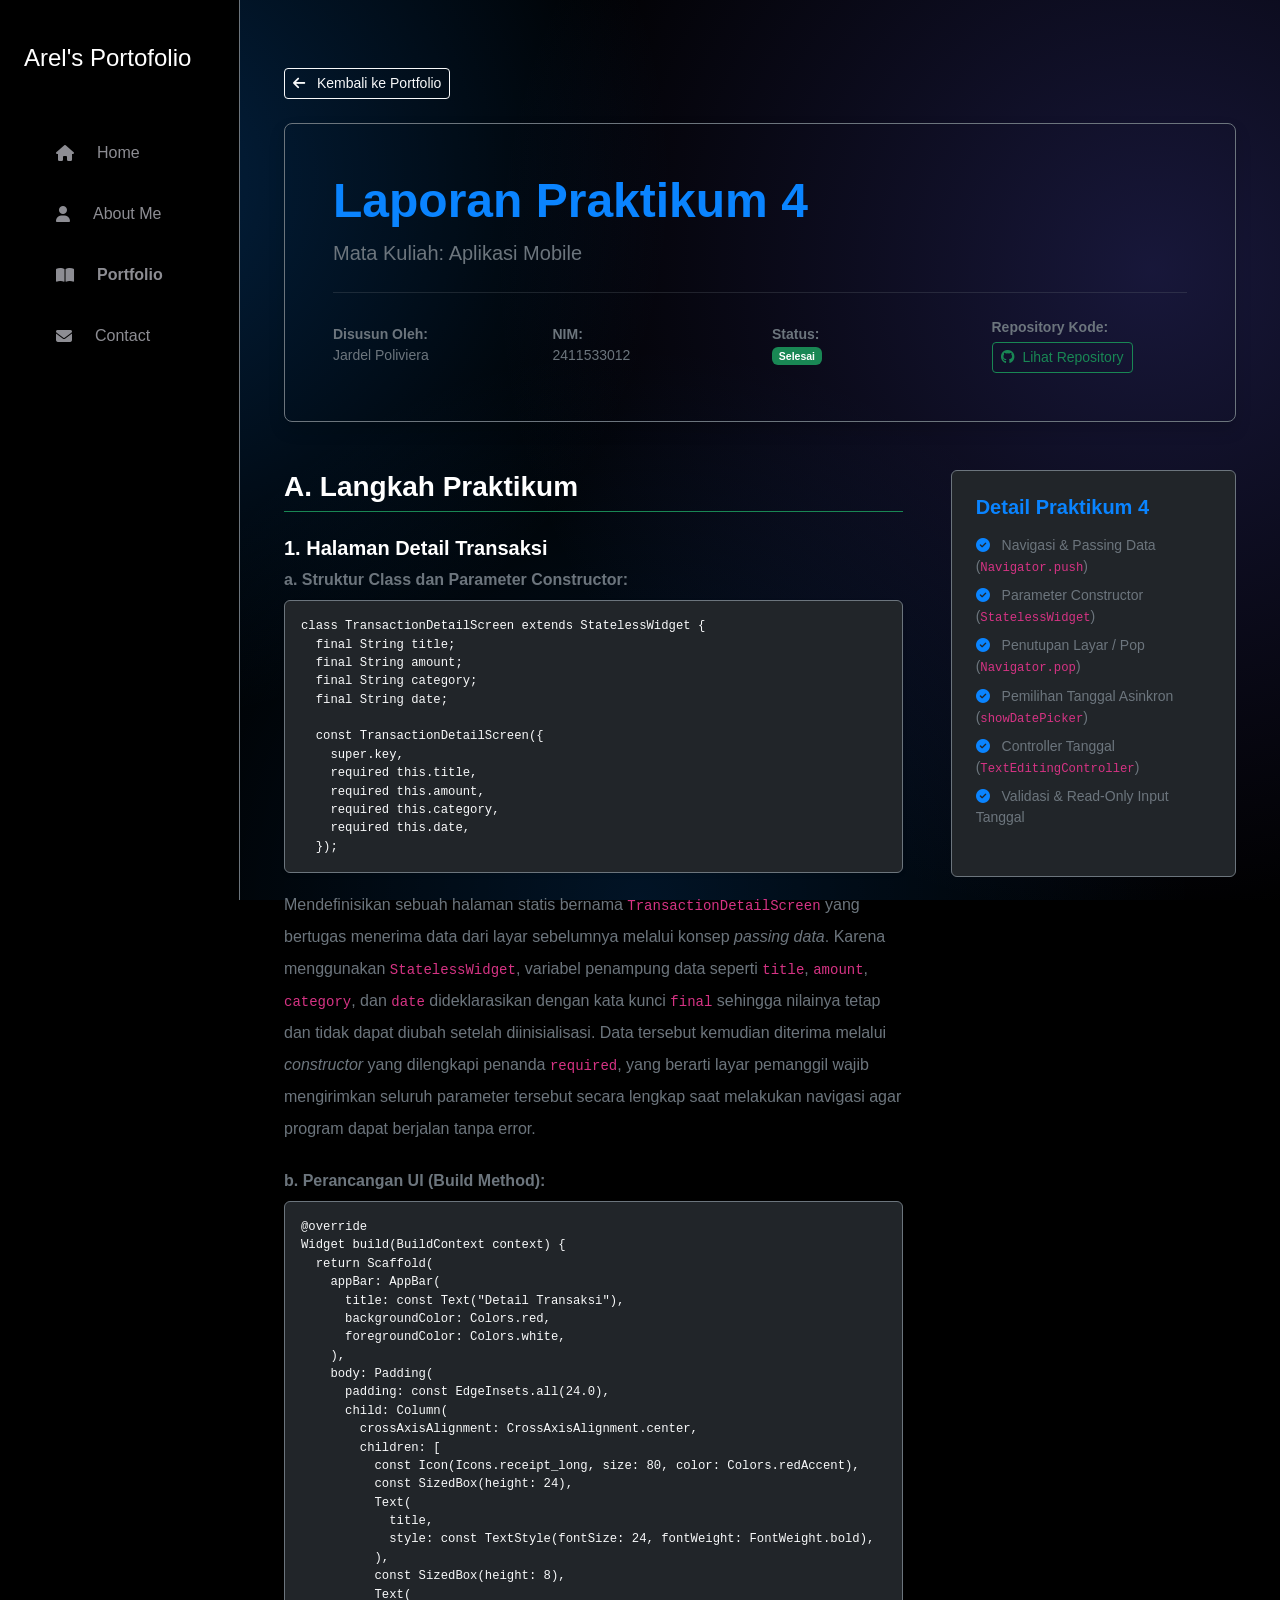
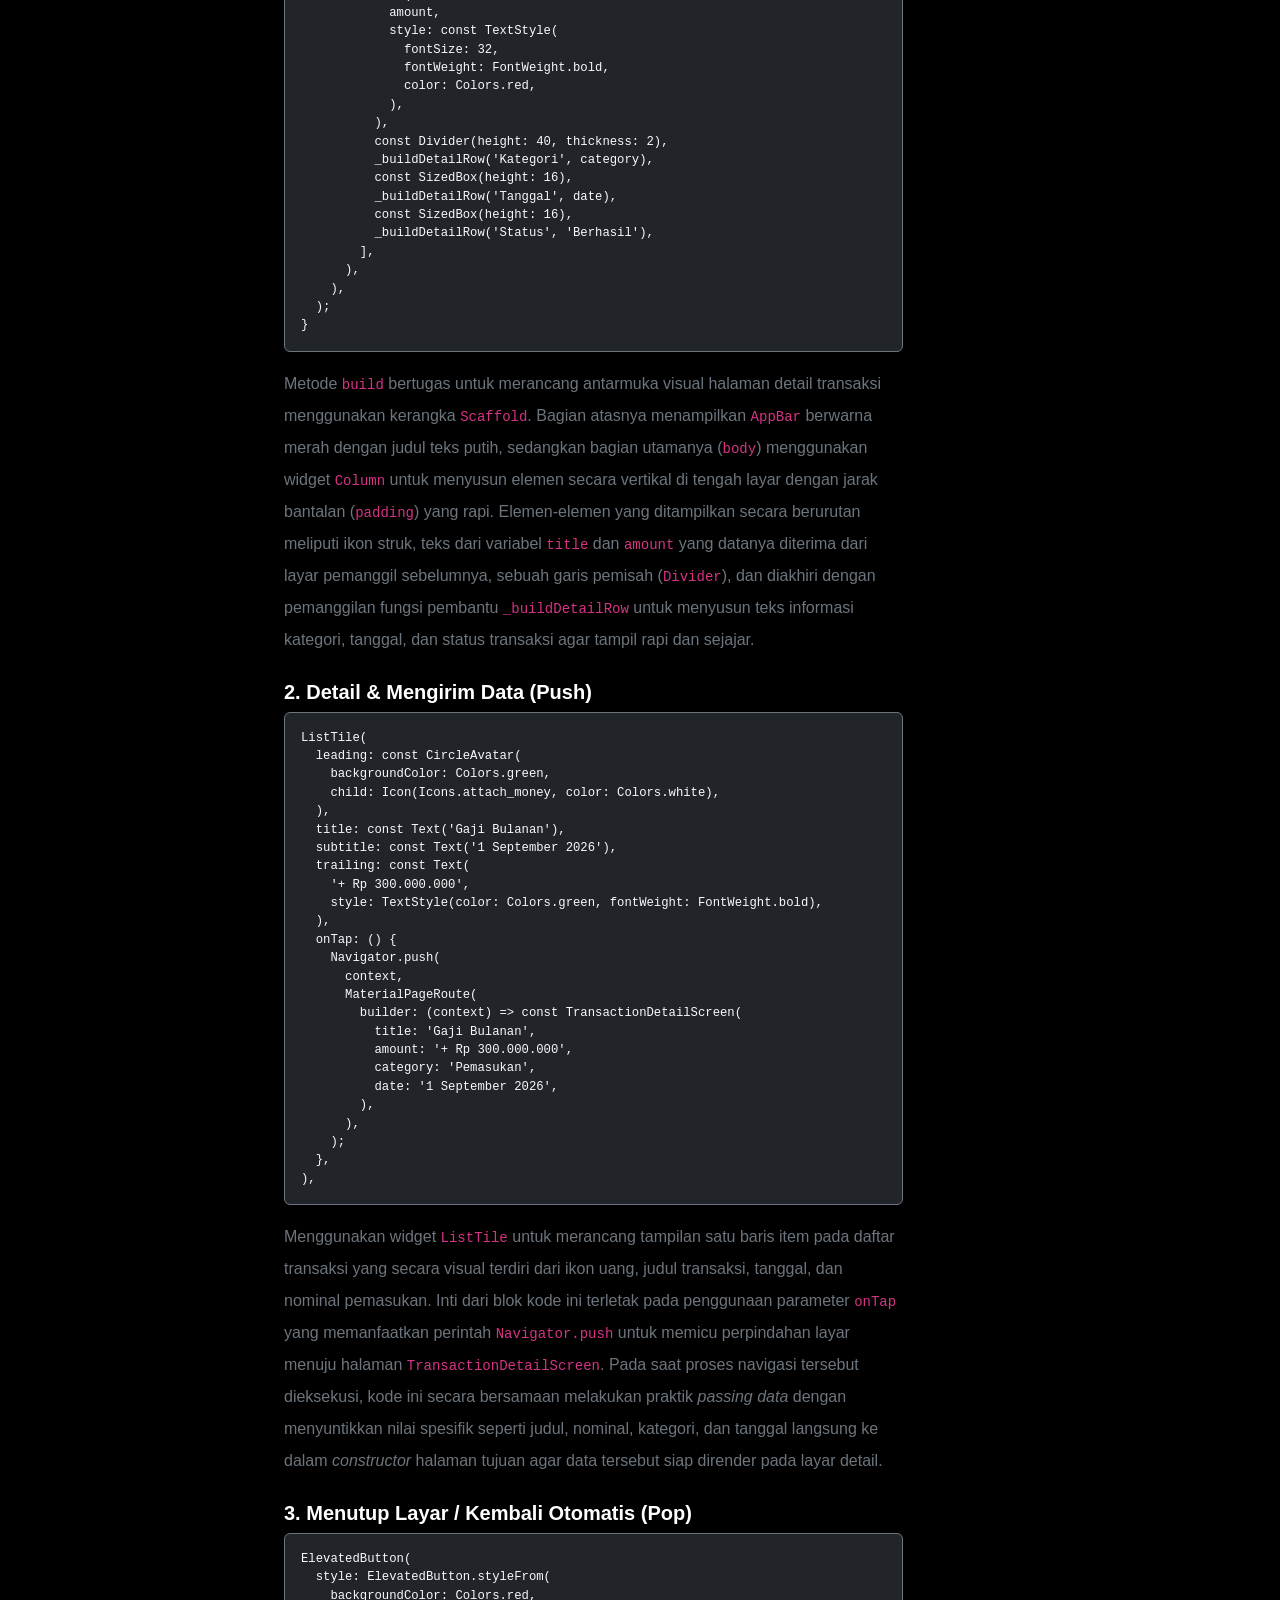
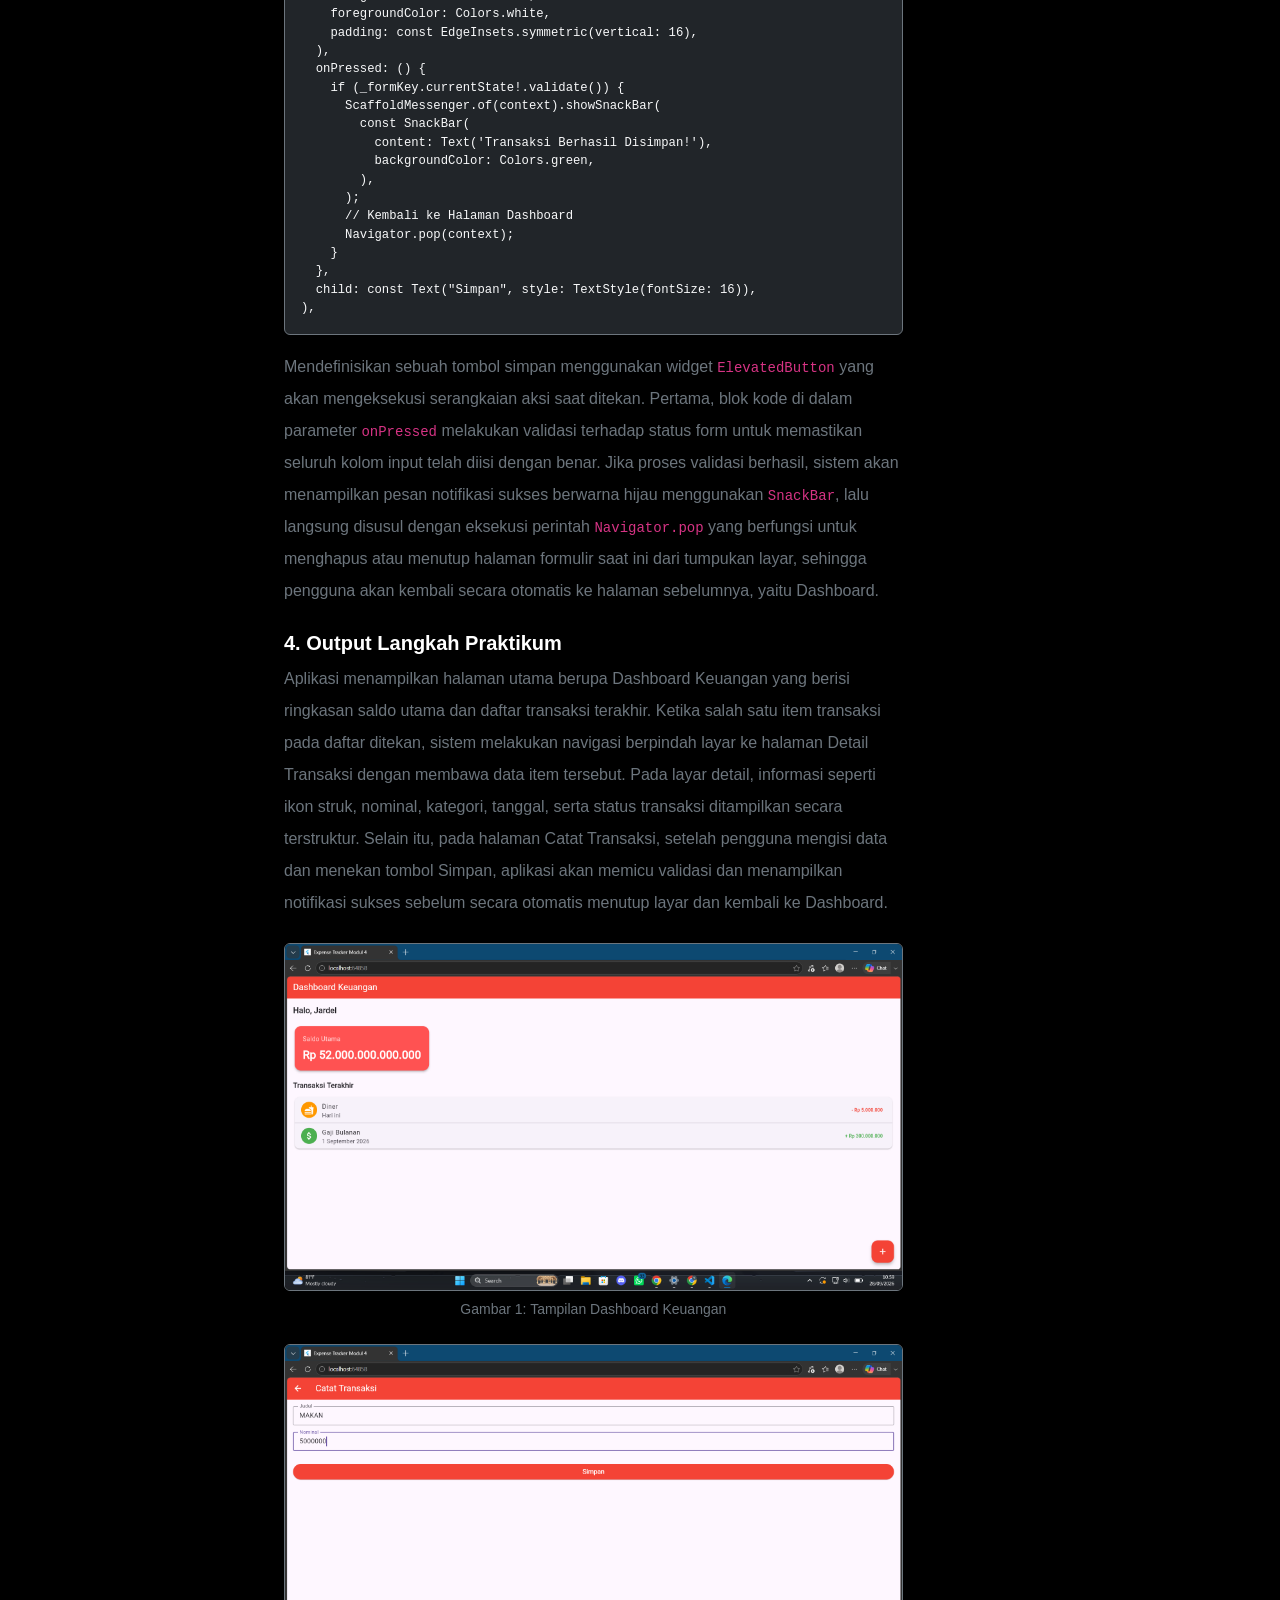
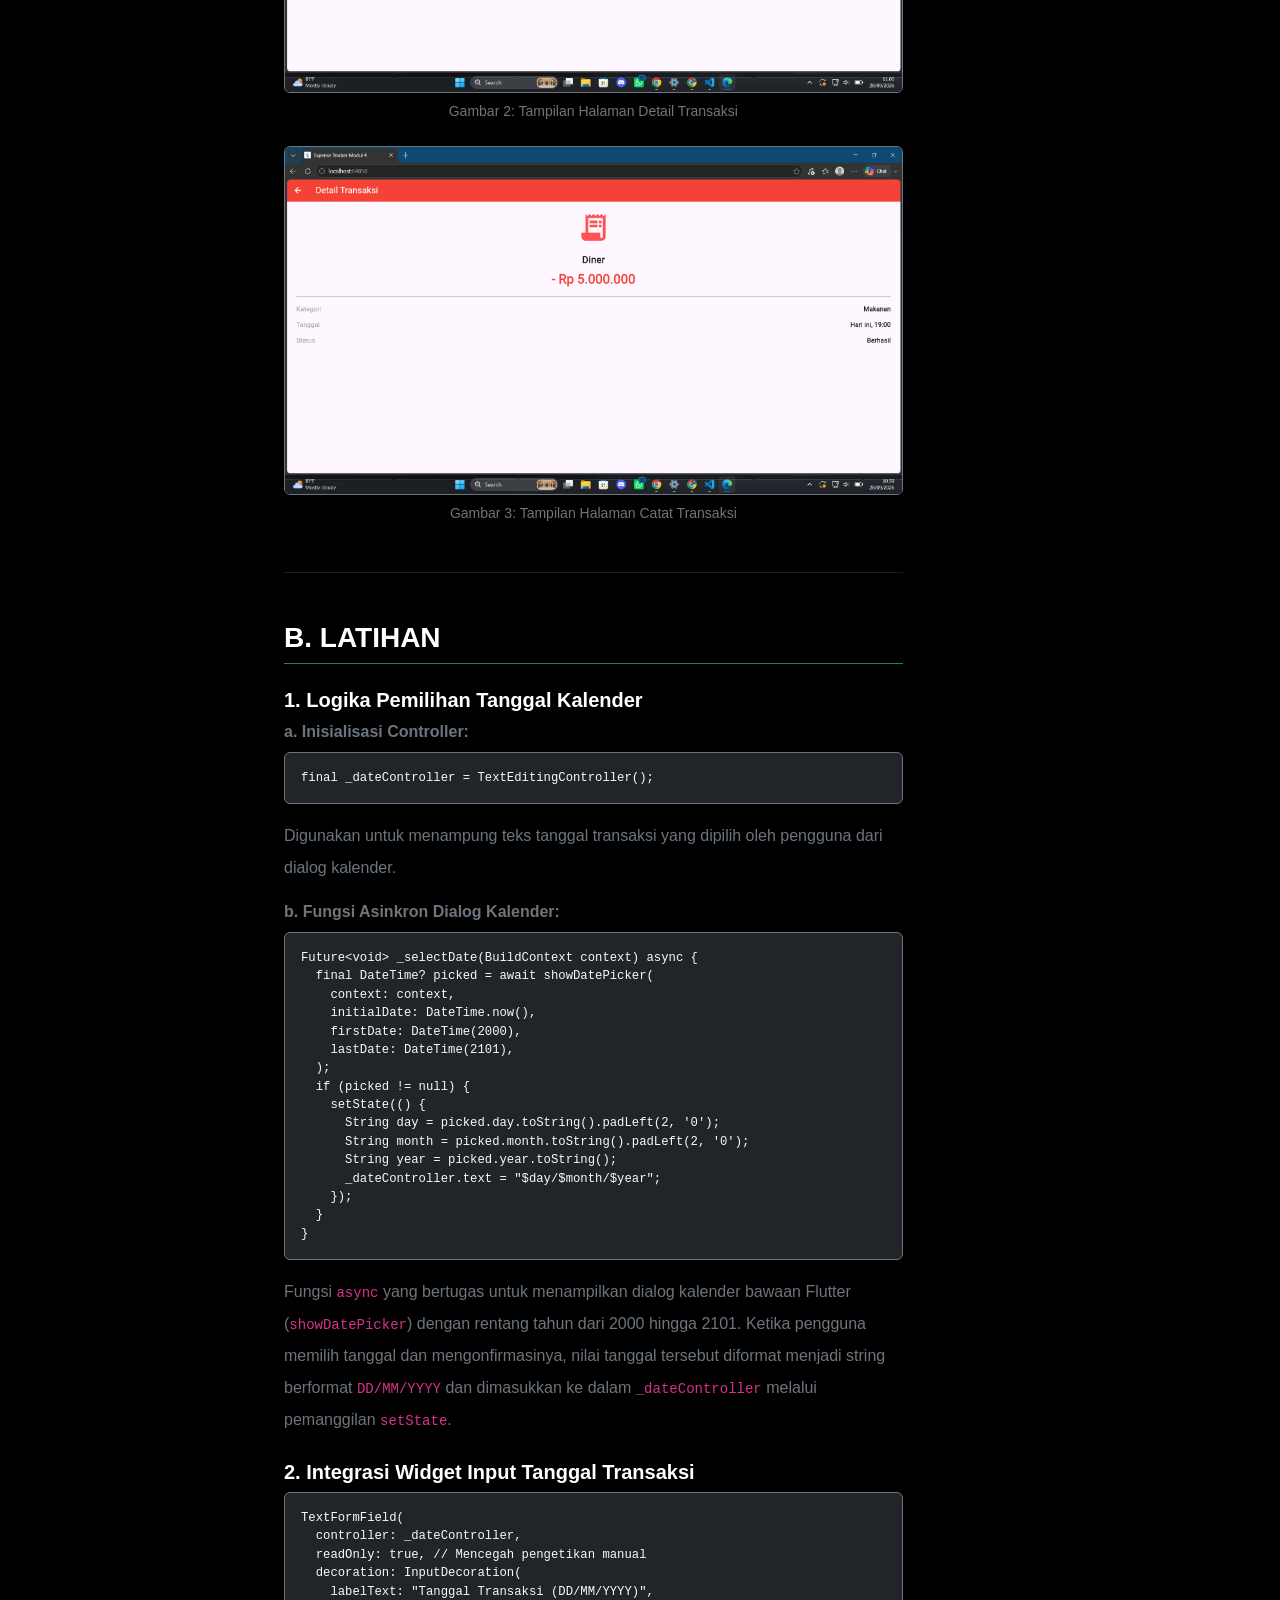
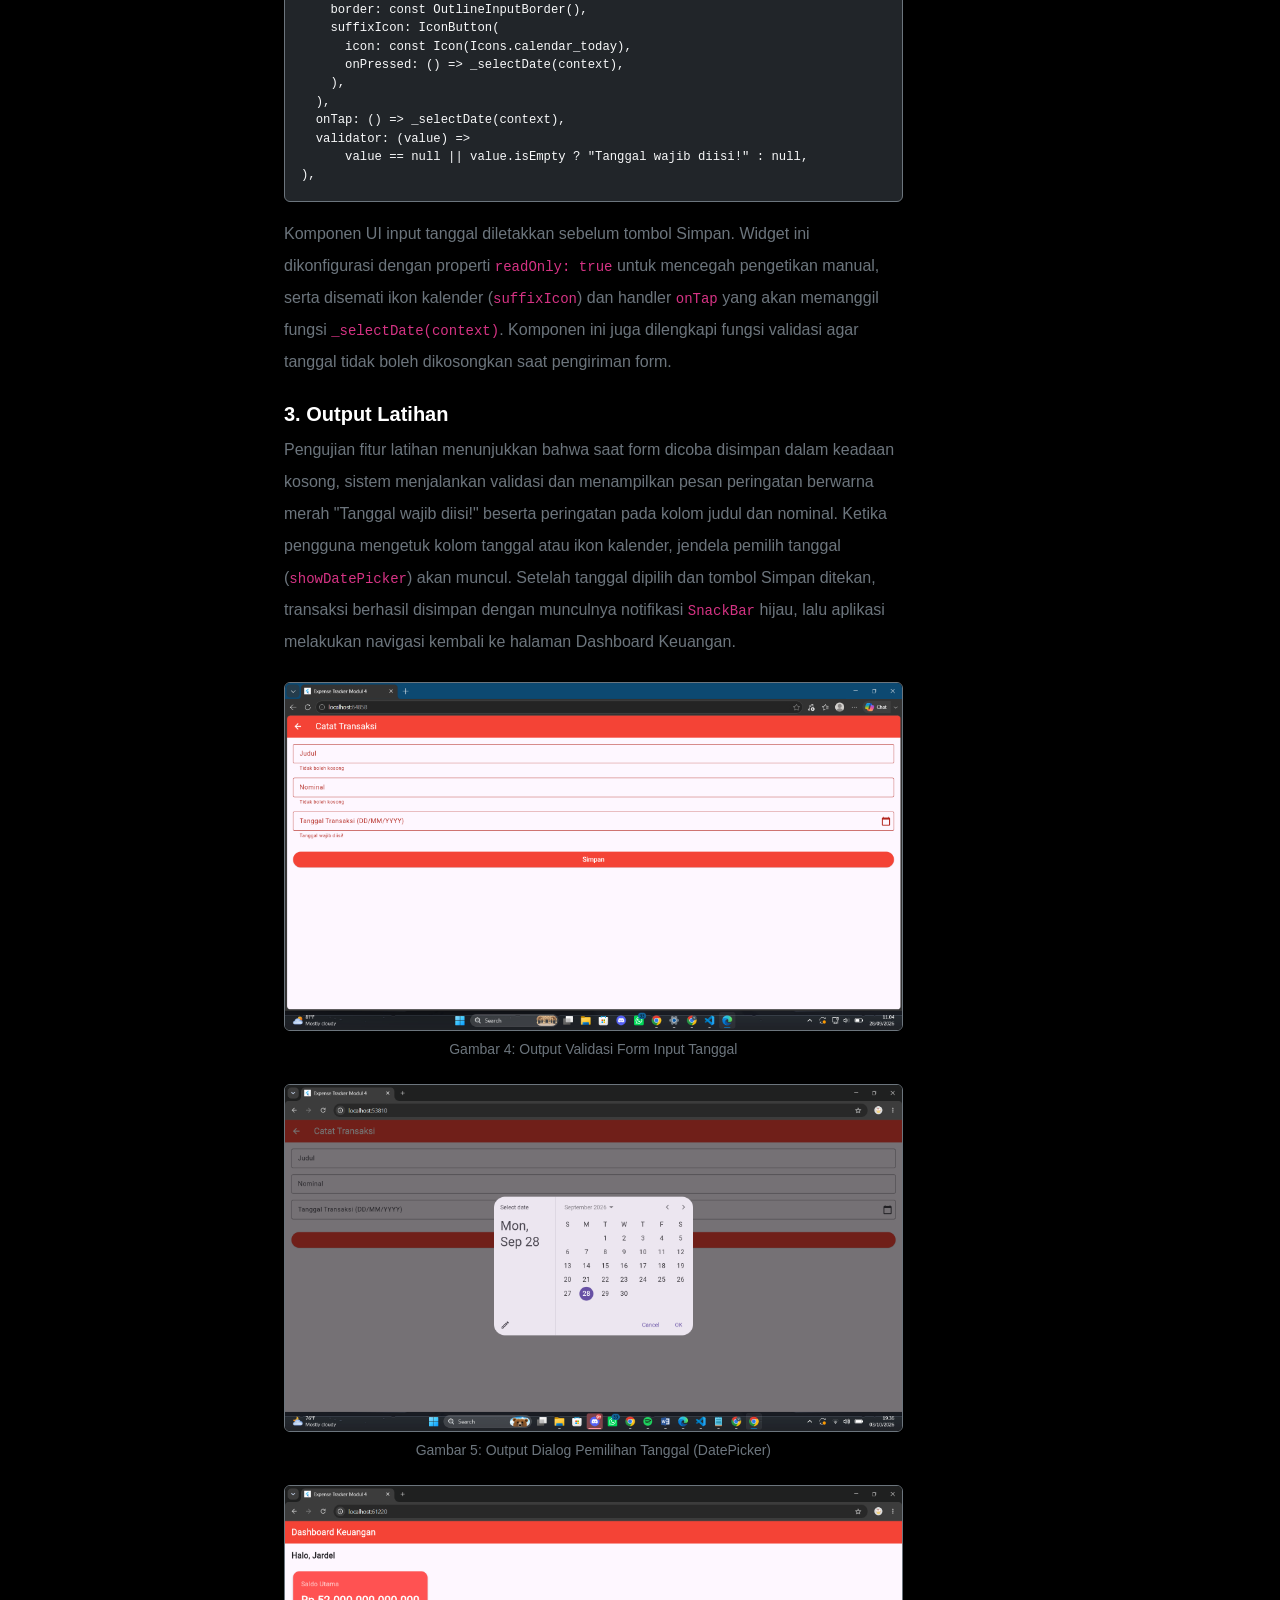
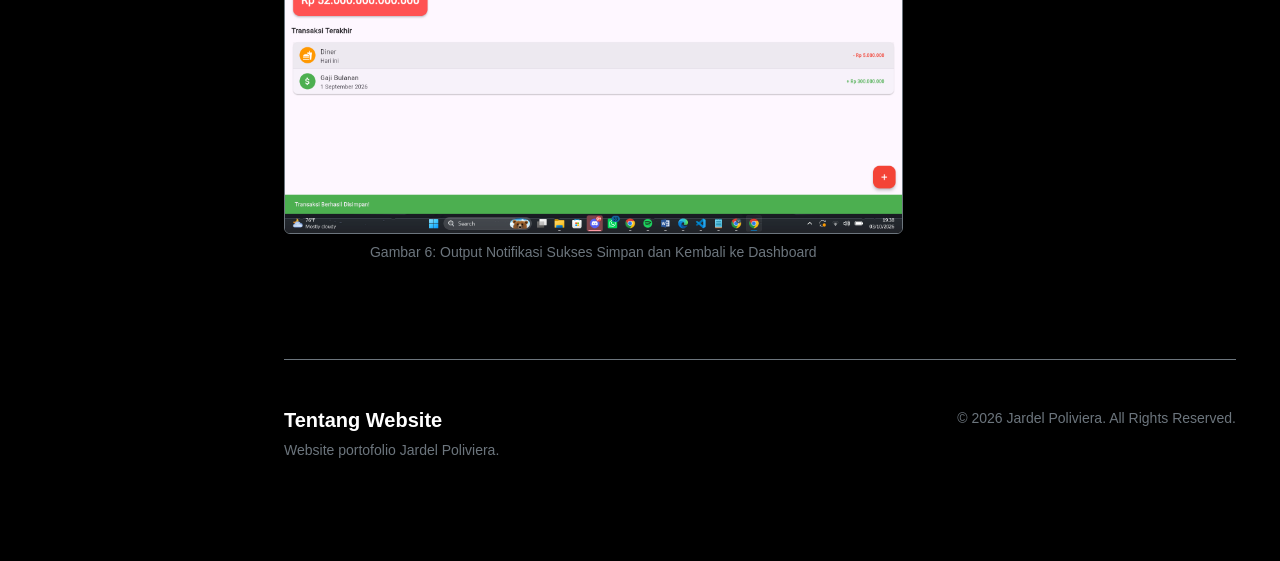
<file: LaprakAplikasiMobile-4.html>
<!doctype html>
<html lang="id">
  <head>
    <meta charset="UTF-8" />
    <meta name="viewport" content="width=device-width, initial-scale=1.0" />
    <title>Laporan Praktikum 4 - Portofolio</title>
    <link href="https://cdn.jsdelivr.net/npm/bootstrap@5.3.0/dist/css/bootstrap.min.css" rel="stylesheet" />
    <link rel="stylesheet" href="https://cdnjs.cloudflare.com/ajax/libs/font-awesome/6.4.0/css/all.min.css" />
    <link rel="stylesheet" href="css/custom.css?v=2" />
  </head>
  <body class="bg-black text-white">
    <!-- Mobile Navbar -->
    <nav class="navbar navbar-dark bg-black fixed-top d-md-none border-bottom border-secondary">
      <div class="container-fluid">
        <a class="navbar-brand fw-bold" href="#"><i class="text-success"></i> My Portfolio</a>
        <button class="navbar-toggler" type="button" data-bs-toggle="collapse" data-bs-target="#mobileMenu">
          <span class="navbar-toggler-icon"></span>
        </button>
        <div class="collapse navbar-collapse" id="mobileMenu">
          <ul class="navbar-nav ms-auto">
            <li class="nav-item"><a class="nav-link" href="index.html">Home</a></li>
            <li class="nav-item"><a class="nav-link" href="about.html">About</a></li>
            <li class="nav-item"><a class="nav-link active" href="portofolio.html">Portfolio</a></li>
            <li class="nav-item"><a class="nav-link" href="kontak.html">Contact</a></li>
          </ul>
        </div>
      </div>
    </nav>

    <!-- Desktop Sidebar -->
    <nav class="sidebar d-none d-md-flex flex-column bg-black border-end border-secondary">
      <div class="brand-section mb-4 p-4">
        <h4><i class="text-success"></i> Arel's Portofolio</h4>
      </div>
      <ul class="nav flex-column px-3 gap-2">
        <li class="nav-item">
          <a href="index.html" class="nav-link text-secondary hover-white"><i class="fas fa-home me-2"></i> Home</a>
        </li>
        <li class="nav-item">
          <a href="about.html" class="nav-link text-secondary hover-white"><i class="fas fa-user me-2"></i> About Me</a>
        </li>
        <li class="nav-item">
          <a href="portofolio.html" class="nav-link text-white fw-bold"><i class="fas fa-book-open me-2"></i> Portfolio</a>
        </li>
        <li class="nav-item">
          <a href="kontak.html" class="nav-link text-secondary hover-white"><i class="fas fa-envelope me-2"></i> Contact</a>
        </li>
      </ul>
    </nav>

    <main class="main-content">
      <div class="container py-5 px-4">
        <a href="portofolio.html" class="btn btn-outline-light btn-sm mb-4"> <i class="fas fa-arrow-left me-2"></i> Kembali ke Portfolio </a>

        <div class="p-5 mb-5 rounded-3 bg-gradient-dark border border-secondary shadow">
          <h1 class="display-5 fw-bold text-success">Laporan Praktikum 4</h1>
          <p class="fs-5 text-secondary">Mata Kuliah: Aplikasi Mobile</p>
          <hr class="my-4 border-secondary" />
          <div class="row text-secondary small align-items-center">
            <div class="col-md-3 mb-3 mb-md-0"><strong>Disusun Oleh:</strong><br />Jardel Poliviera</div>
            <div class="col-md-3 mb-3 mb-md-0"><strong>NIM:</strong><br />2411533012</div>
            <div class="col-md-3 mb-3 mb-md-0"><strong>Status:</strong><br /><span class="badge bg-success">Selesai</span></div>
            <div class="col-md-3">
              <strong>Repository Kode:</strong><br />
              <a href="https://github.com/JardelPoliviera/PrakAppMob_B_2411533012/tree/praktikum-4" target="_blank" class="btn btn-outline-success btn-sm mt-1"> <i class="fab fa-github me-1"></i> Lihat Repository </a>
            </div>
          </div>
        </div>

        <div class="row g-5">
          <!-- Main Content -->
          <div class="col-lg-8">
            <section class="mb-5">
              <h3 class="fw-bold text-white border-bottom border-success pb-2 mb-3">A. Langkah Praktikum</h3>

              <h5 class="fw-bold text-white mt-4">1. Halaman Detail Transaksi</h5>
              <p class="text-secondary mb-2"><strong>a. Struktur Class dan Parameter Constructor:</strong></p>
              <div class="bg-dark p-3 rounded mb-3 border border-secondary shadow-sm overflow-auto text-light small">
                <pre class="m-0"><code>class TransactionDetailScreen extends StatelessWidget {
  final String title;
  final String amount;
  final String category;
  final String date;

  const TransactionDetailScreen({
    super.key,
    required this.title,
    required this.amount,
    required this.category,
    required this.date,
  });</code></pre>
              </div>
              <p class="text-secondary lh-lg">
                Mendefinisikan sebuah halaman statis bernama <code>TransactionDetailScreen</code> yang bertugas menerima data dari layar sebelumnya melalui konsep <em>passing data</em>. Karena menggunakan <code>StatelessWidget</code>, variabel penampung data seperti <code>title</code>, <code>amount</code>, <code>category</code>, dan <code>date</code> dideklarasikan dengan kata kunci <code>final</code> sehingga nilainya tetap dan tidak dapat diubah setelah diinisialisasi. Data tersebut kemudian diterima melalui <em>constructor</em> yang dilengkapi penanda <code>required</code>, yang berarti layar pemanggil wajib mengirimkan seluruh parameter tersebut secara lengkap saat melakukan navigasi agar program dapat berjalan tanpa error.
              </p>

              <p class="text-secondary mb-2 mt-4"><strong>b. Perancangan UI (Build Method):</strong></p>
              <div class="bg-dark p-3 rounded mb-3 border border-secondary shadow-sm overflow-auto text-light small">
                <pre class="m-0"><code>@override
Widget build(BuildContext context) {
  return Scaffold(
    appBar: AppBar(
      title: const Text("Detail Transaksi"),
      backgroundColor: Colors.red,
      foregroundColor: Colors.white,
    ),
    body: Padding(
      padding: const EdgeInsets.all(24.0),
      child: Column(
        crossAxisAlignment: CrossAxisAlignment.center,
        children: [
          const Icon(Icons.receipt_long, size: 80, color: Colors.redAccent),
          const SizedBox(height: 24),
          Text(
            title,
            style: const TextStyle(fontSize: 24, fontWeight: FontWeight.bold),
          ),
          const SizedBox(height: 8),
          Text(
            amount,
            style: const TextStyle(
              fontSize: 32,
              fontWeight: FontWeight.bold,
              color: Colors.red,
            ),
          ),
          const Divider(height: 40, thickness: 2),
          _buildDetailRow('Kategori', category),
          const SizedBox(height: 16),
          _buildDetailRow('Tanggal', date),
          const SizedBox(height: 16),
          _buildDetailRow('Status', 'Berhasil'),
        ],
      ),
    ),
  );
}</code></pre>
              </div>
              <p class="text-secondary lh-lg">
                Metode <code>build</code> bertugas untuk merancang antarmuka visual halaman detail transaksi menggunakan kerangka <code>Scaffold</code>. Bagian atasnya menampilkan <code>AppBar</code> berwarna merah dengan judul teks putih, sedangkan bagian utamanya (<code>body</code>) menggunakan widget <code>Column</code> untuk menyusun elemen secara vertikal di tengah layar dengan jarak bantalan (<code>padding</code>) yang rapi. Elemen-elemen yang ditampilkan secara berurutan meliputi ikon struk, teks dari variabel <code>title</code> dan <code>amount</code> yang datanya diterima dari layar pemanggil sebelumnya, sebuah garis pemisah (<code>Divider</code>), dan diakhiri dengan pemanggilan fungsi pembantu <code>_buildDetailRow</code> untuk menyusun teks informasi kategori, tanggal, dan status transaksi agar tampil rapi dan sejajar.
              </p>

              <h5 class="fw-bold text-white mt-4">2. Detail &amp; Mengirim Data (Push)</h5>
              <div class="bg-dark p-3 rounded mb-3 border border-secondary shadow-sm overflow-auto text-light small">
                <pre class="m-0"><code>ListTile(
  leading: const CircleAvatar(
    backgroundColor: Colors.green,
    child: Icon(Icons.attach_money, color: Colors.white),
  ),
  title: const Text('Gaji Bulanan'),
  subtitle: const Text('1 September 2026'),
  trailing: const Text(
    '+ Rp 300.000.000',
    style: TextStyle(color: Colors.green, fontWeight: FontWeight.bold),
  ),
  onTap: () {
    Navigator.push(
      context,
      MaterialPageRoute(
        builder: (context) => const TransactionDetailScreen(
          title: 'Gaji Bulanan',
          amount: '+ Rp 300.000.000',
          category: 'Pemasukan',
          date: '1 September 2026',
        ),
      ),
    );
  },
),</code></pre>
              </div>
              <p class="text-secondary lh-lg">
                Menggunakan widget <code>ListTile</code> untuk merancang tampilan satu baris item pada daftar transaksi yang secara visual terdiri dari ikon uang, judul transaksi, tanggal, dan nominal pemasukan. Inti dari blok kode ini terletak pada penggunaan parameter <code>onTap</code> yang memanfaatkan perintah <code>Navigator.push</code> untuk memicu perpindahan layar menuju halaman <code>TransactionDetailScreen</code>. Pada saat proses navigasi tersebut dieksekusi, kode ini secara bersamaan melakukan praktik <em>passing data</em> dengan menyuntikkan nilai spesifik seperti judul, nominal, kategori, dan tanggal langsung ke dalam <em>constructor</em> halaman tujuan agar data tersebut siap dirender pada layar detail.
              </p>

              <h5 class="fw-bold text-white mt-4">3. Menutup Layar / Kembali Otomatis (Pop)</h5>
              <div class="bg-dark p-3 rounded mb-3 border border-secondary shadow-sm overflow-auto text-light small">
                <pre class="m-0"><code>ElevatedButton(
  style: ElevatedButton.styleFrom(
    backgroundColor: Colors.red,
    foregroundColor: Colors.white,
    padding: const EdgeInsets.symmetric(vertical: 16),
  ),
  onPressed: () {
    if (_formKey.currentState!.validate()) {
      ScaffoldMessenger.of(context).showSnackBar(
        const SnackBar(
          content: Text('Transaksi Berhasil Disimpan!'),
          backgroundColor: Colors.green,
        ),
      );
      // Kembali ke Halaman Dashboard
      Navigator.pop(context);
    }
  },
  child: const Text("Simpan", style: TextStyle(fontSize: 16)),
),</code></pre>
              </div>
              <p class="text-secondary lh-lg">
                Mendefinisikan sebuah tombol simpan menggunakan widget <code>ElevatedButton</code> yang akan mengeksekusi serangkaian aksi saat ditekan. Pertama, blok kode di dalam parameter <code>onPressed</code> melakukan validasi terhadap status form untuk memastikan seluruh kolom input telah diisi dengan benar. Jika proses validasi berhasil, sistem akan menampilkan pesan notifikasi sukses berwarna hijau menggunakan <code>SnackBar</code>, lalu langsung disusul dengan eksekusi perintah <code>Navigator.pop</code> yang berfungsi untuk menghapus atau menutup halaman formulir saat ini dari tumpukan layar, sehingga pengguna akan kembali secara otomatis ke halaman sebelumnya, yaitu Dashboard.
              </p>

              <h5 class="fw-bold text-white mt-4">4. Output Langkah Praktikum</h5>
              <p class="text-secondary lh-lg">
                Aplikasi menampilkan halaman utama berupa Dashboard Keuangan yang berisi ringkasan saldo utama dan daftar transaksi terakhir. Ketika salah satu item transaksi pada daftar ditekan, sistem melakukan navigasi berpindah layar ke halaman Detail Transaksi dengan membawa data item tersebut. Pada layar detail, informasi seperti ikon struk, nominal, kategori, tanggal, serta status transaksi ditampilkan secara terstruktur. Selain itu, pada halaman Catat Transaksi, setelah pengguna mengisi data dan menekan tombol Simpan, aplikasi akan memicu validasi dan menampilkan notifikasi sukses sebelum secara otomatis menutup layar dan kembali ke Dashboard.
              </p>

              <div class="text-center my-4">
                <img src="images/LaprakMobile4/output1.png" alt="Dashboard Keuangan" class="img-fluid rounded border border-secondary shadow" style="max-height: 400px" />
                <p class="text-secondary small mt-2">Gambar 1: Tampilan Dashboard Keuangan</p>
              </div>

              <div class="text-center my-4">
                <img src="images/LaprakMobile4/output2.png" alt="Detail Transaksi" class="img-fluid rounded border border-secondary shadow" style="max-height: 400px" />
                <p class="text-secondary small mt-2">Gambar 2: Tampilan Halaman Detail Transaksi</p>
              </div>

              <div class="text-center my-4">
                <img src="images/LaprakMobile4/output3.png" alt="Catat Transaksi" class="img-fluid rounded border border-secondary shadow" style="max-height: 400px" />
                <p class="text-secondary small mt-2">Gambar 3: Tampilan Halaman Catat Transaksi</p>
              </div>
            </section>

            <hr class="border-secondary my-5" />

            <section class="mb-5">
              <h3 class="fw-bold text-white border-bottom border-success pb-2 mb-3">B. LATIHAN</h3>

              <h5 class="fw-bold text-white mt-4">1. Logika Pemilihan Tanggal Kalender</h5>
              <p class="text-secondary mb-2"><strong>a. Inisialisasi Controller:</strong></p>
              <div class="bg-dark p-3 rounded mb-3 border border-secondary shadow-sm overflow-auto text-light small">
                <pre class="m-0"><code>final _dateController = TextEditingController();</code></pre>
              </div>
              <p class="text-secondary lh-lg mb-3">
                Digunakan untuk menampung teks tanggal transaksi yang dipilih oleh pengguna dari dialog kalender.
              </p>

              <p class="text-secondary mb-2"><strong>b. Fungsi Asinkron Dialog Kalender:</strong></p>
              <div class="bg-dark p-3 rounded mb-3 border border-secondary shadow-sm overflow-auto text-light small">
                <pre class="m-0"><code>Future&lt;void&gt; _selectDate(BuildContext context) async {
  final DateTime? picked = await showDatePicker(
    context: context,
    initialDate: DateTime.now(),
    firstDate: DateTime(2000),
    lastDate: DateTime(2101),
  );
  if (picked != null) {
    setState(() {
      String day = picked.day.toString().padLeft(2, '0');
      String month = picked.month.toString().padLeft(2, '0');
      String year = picked.year.toString();
      _dateController.text = "$day/$month/$year";
    });
  }
}</code></pre>
              </div>
              <p class="text-secondary lh-lg">
                Fungsi <code>async</code> yang bertugas untuk menampilkan dialog kalender bawaan Flutter (<code>showDatePicker</code>) dengan rentang tahun dari 2000 hingga 2101. Ketika pengguna memilih tanggal dan mengonfirmasinya, nilai tanggal tersebut diformat menjadi string berformat <code>DD/MM/YYYY</code> dan dimasukkan ke dalam <code>_dateController</code> melalui pemanggilan <code>setState</code>.
              </p>

              <h5 class="fw-bold text-white mt-4">2. Integrasi Widget Input Tanggal Transaksi</h5>
              <div class="bg-dark p-3 rounded mb-3 border border-secondary shadow-sm overflow-auto text-light small">
                <pre class="m-0"><code>TextFormField(
  controller: _dateController,
  readOnly: true, // Mencegah pengetikan manual
  decoration: InputDecoration(
    labelText: "Tanggal Transaksi (DD/MM/YYYY)",
    border: const OutlineInputBorder(),
    suffixIcon: IconButton(
      icon: const Icon(Icons.calendar_today),
      onPressed: () => _selectDate(context),
    ),
  ),
  onTap: () => _selectDate(context),
  validator: (value) =>
      value == null || value.isEmpty ? "Tanggal wajib diisi!" : null,
),</code></pre>
              </div>
              <p class="text-secondary lh-lg">
                Komponen UI input tanggal diletakkan sebelum tombol Simpan. Widget ini dikonfigurasi dengan properti <code>readOnly: true</code> untuk mencegah pengetikan manual, serta disemati ikon kalender (<code>suffixIcon</code>) dan handler <code>onTap</code> yang akan memanggil fungsi <code>_selectDate(context)</code>. Komponen ini juga dilengkapi fungsi validasi agar tanggal tidak boleh dikosongkan saat pengiriman form.
              </p>

              <h5 class="fw-bold text-white mt-4">3. Output Latihan</h5>
              <p class="text-secondary lh-lg">
                Pengujian fitur latihan menunjukkan bahwa saat form dicoba disimpan dalam keadaan kosong, sistem menjalankan validasi dan menampilkan pesan peringatan berwarna merah "Tanggal wajib diisi!" beserta peringatan pada kolom judul dan nominal. Ketika pengguna mengetuk kolom tanggal atau ikon kalender, jendela pemilih tanggal (<code>showDatePicker</code>) akan muncul. Setelah tanggal dipilih dan tombol Simpan ditekan, transaksi berhasil disimpan dengan munculnya notifikasi <code>SnackBar</code> hijau, lalu aplikasi melakukan navigasi kembali ke halaman Dashboard Keuangan.
              </p>

              <div class="text-center my-4">
                <img src="images/LaprakMobile4/latihan1.png" alt="Validasi Form Tanggal" class="img-fluid rounded border border-secondary shadow" style="max-height: 400px" />
                <p class="text-secondary small mt-2">Gambar 4: Output Validasi Form Input Tanggal</p>
              </div>

              <div class="text-center my-4">
                <img src="images/LaprakMobile4/latihan2.png" alt="Dialog DatePicker" class="img-fluid rounded border border-secondary shadow" style="max-height: 400px" />
                <p class="text-secondary small mt-2">Gambar 5: Output Dialog Pemilihan Tanggal (DatePicker)</p>
              </div>

              <div class="text-center my-4">
                <img src="images/LaprakMobile4/latihan3.png" alt="Berhasil Simpan dan Pop" class="img-fluid rounded border border-secondary shadow" style="max-height: 400px" />
                <p class="text-secondary small mt-2">Gambar 6: Output Notifikasi Sukses Simpan dan Kembali ke Dashboard</p>
              </div>
            </section>
          </div>

          <!-- Sidebar Detail Kanan -->
          <div class="col-lg-4">
            <div class="card bg-dark border-secondary p-4 sticky-top" style="top: 20px">
              <h5 class="fw-bold text-success mb-3">Detail Praktikum 4</h5>
              <ul class="list-unstyled text-secondary small">
                <li class="mb-2"><i class="fas fa-check-circle text-success me-2"></i> Navigasi &amp; Passing Data (<code>Navigator.push</code>)</li>
                <li class="mb-2"><i class="fas fa-check-circle text-success me-2"></i> Parameter Constructor (<code>StatelessWidget</code>)</li>
                <li class="mb-2"><i class="fas fa-check-circle text-success me-2"></i> Penutupan Layar / Pop (<code>Navigator.pop</code>)</li>
                <li class="mb-2"><i class="fas fa-check-circle text-success me-2"></i> Pemilihan Tanggal Asinkron (<code>showDatePicker</code>)</li>
                <li class="mb-2"><i class="fas fa-check-circle text-success me-2"></i> Controller Tanggal (<code>TextEditingController</code>)</li>
                <li class="mb-2"><i class="fas fa-check-circle text-success me-2"></i> Validasi &amp; Read-Only Input Tanggal</li>
              </ul>
            </div>
          </div>
        </div>

        <footer class="mt-5 pt-5 border-top border-secondary">
          <div class="row">
            <div class="col-md-6 mb-3">
              <h5 class="fw-bold text-white">Tentang Website</h5>
              <p class="text-secondary small">Website portofolio Jardel Poliviera.</p>
            </div>
            <div class="col-md-6 text-md-end">
              <p class="text-secondary small">&copy; 2026 Jardel Poliviera. All Rights Reserved.</p>
            </div>
          </div>
        </footer>
      </div>
    </main>

    <script src="https://cdn.jsdelivr.net/npm/bootstrap@5.3.0/dist/js/bootstrap.bundle.min.js"></script>
  </body>
</html>
</file>
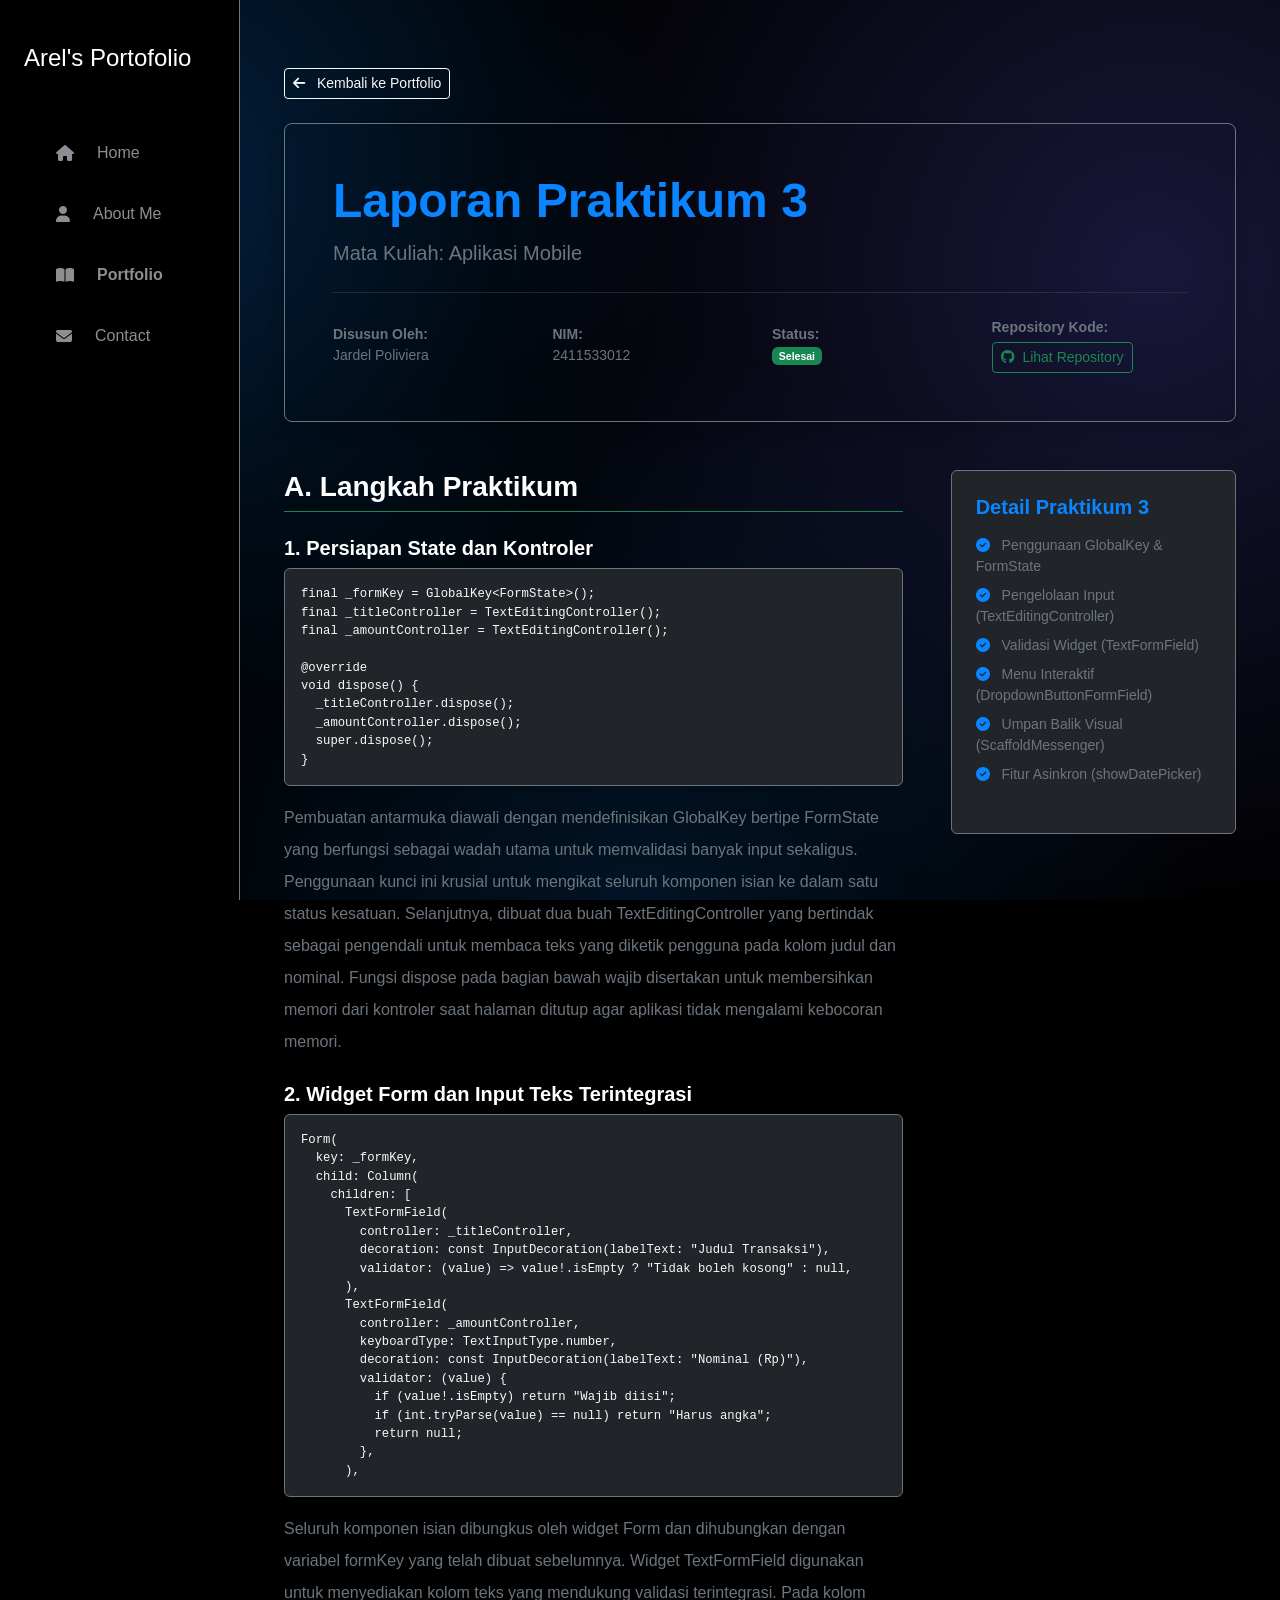
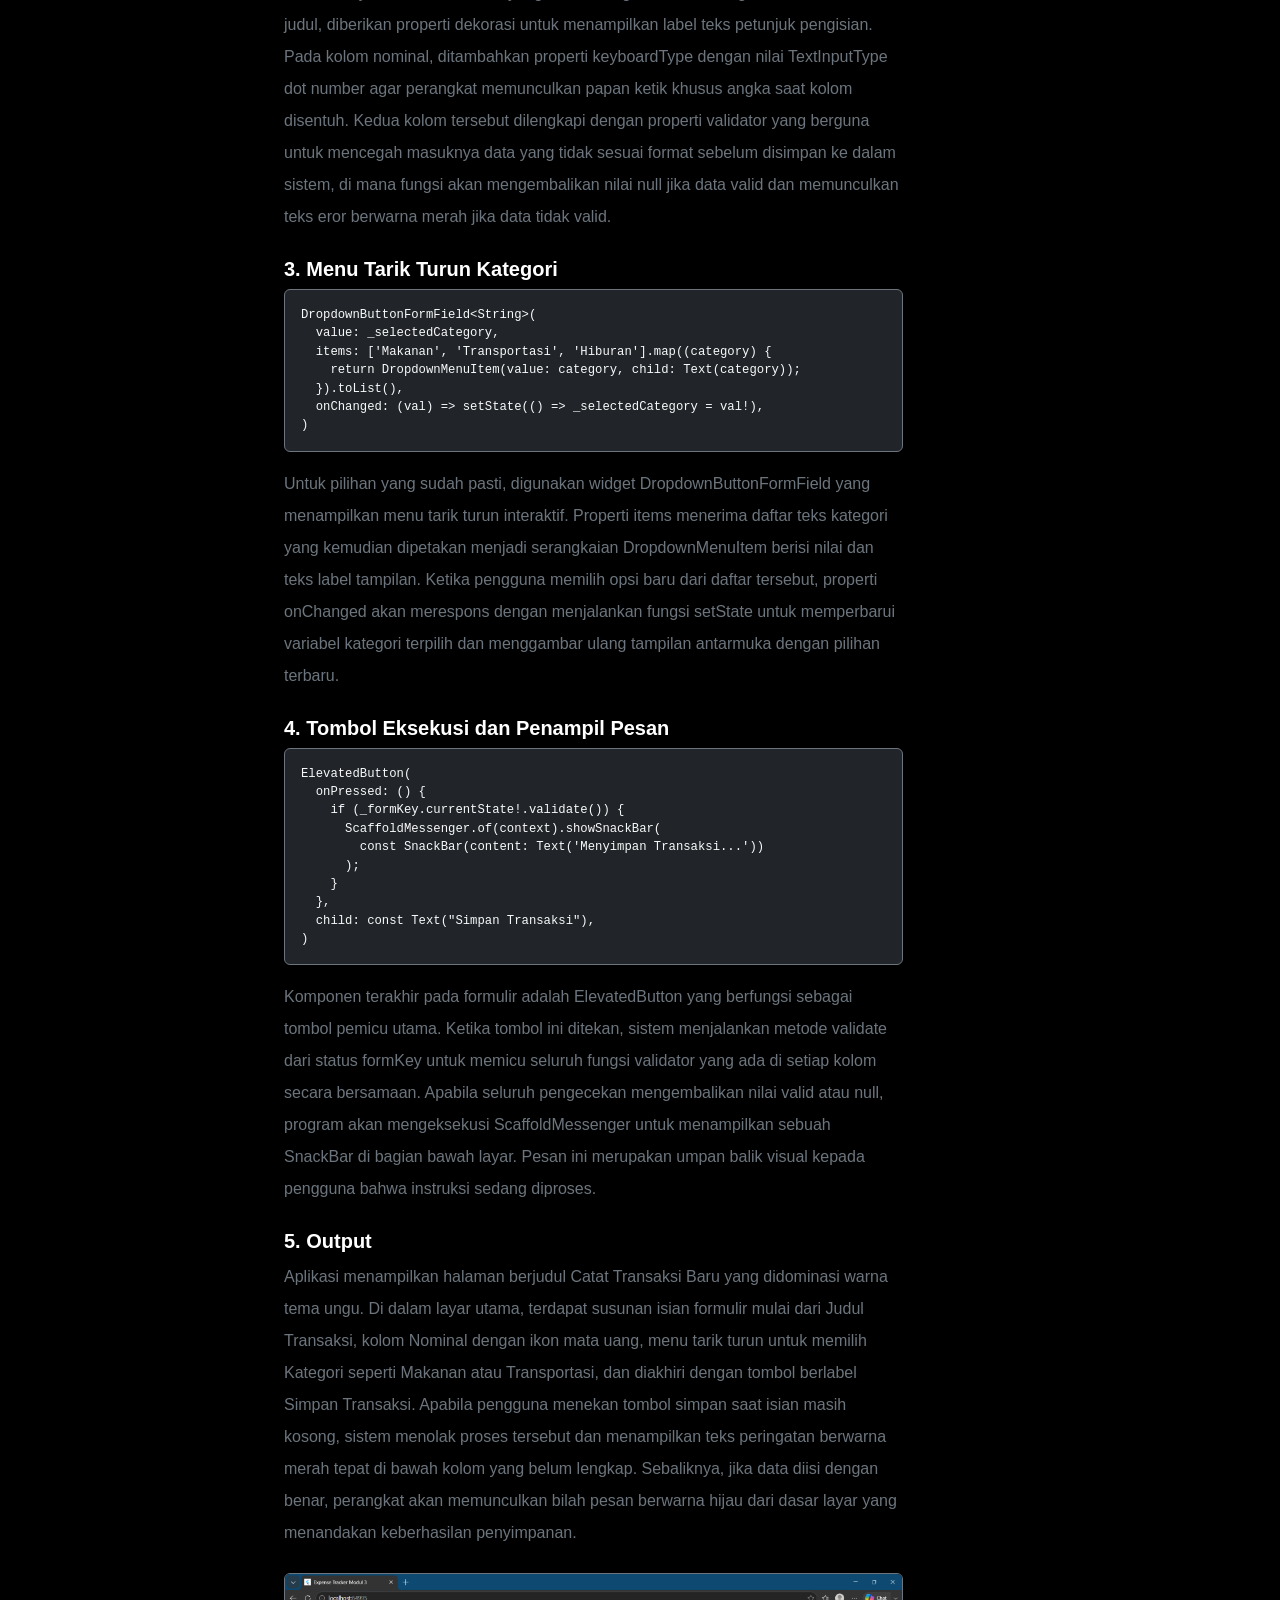
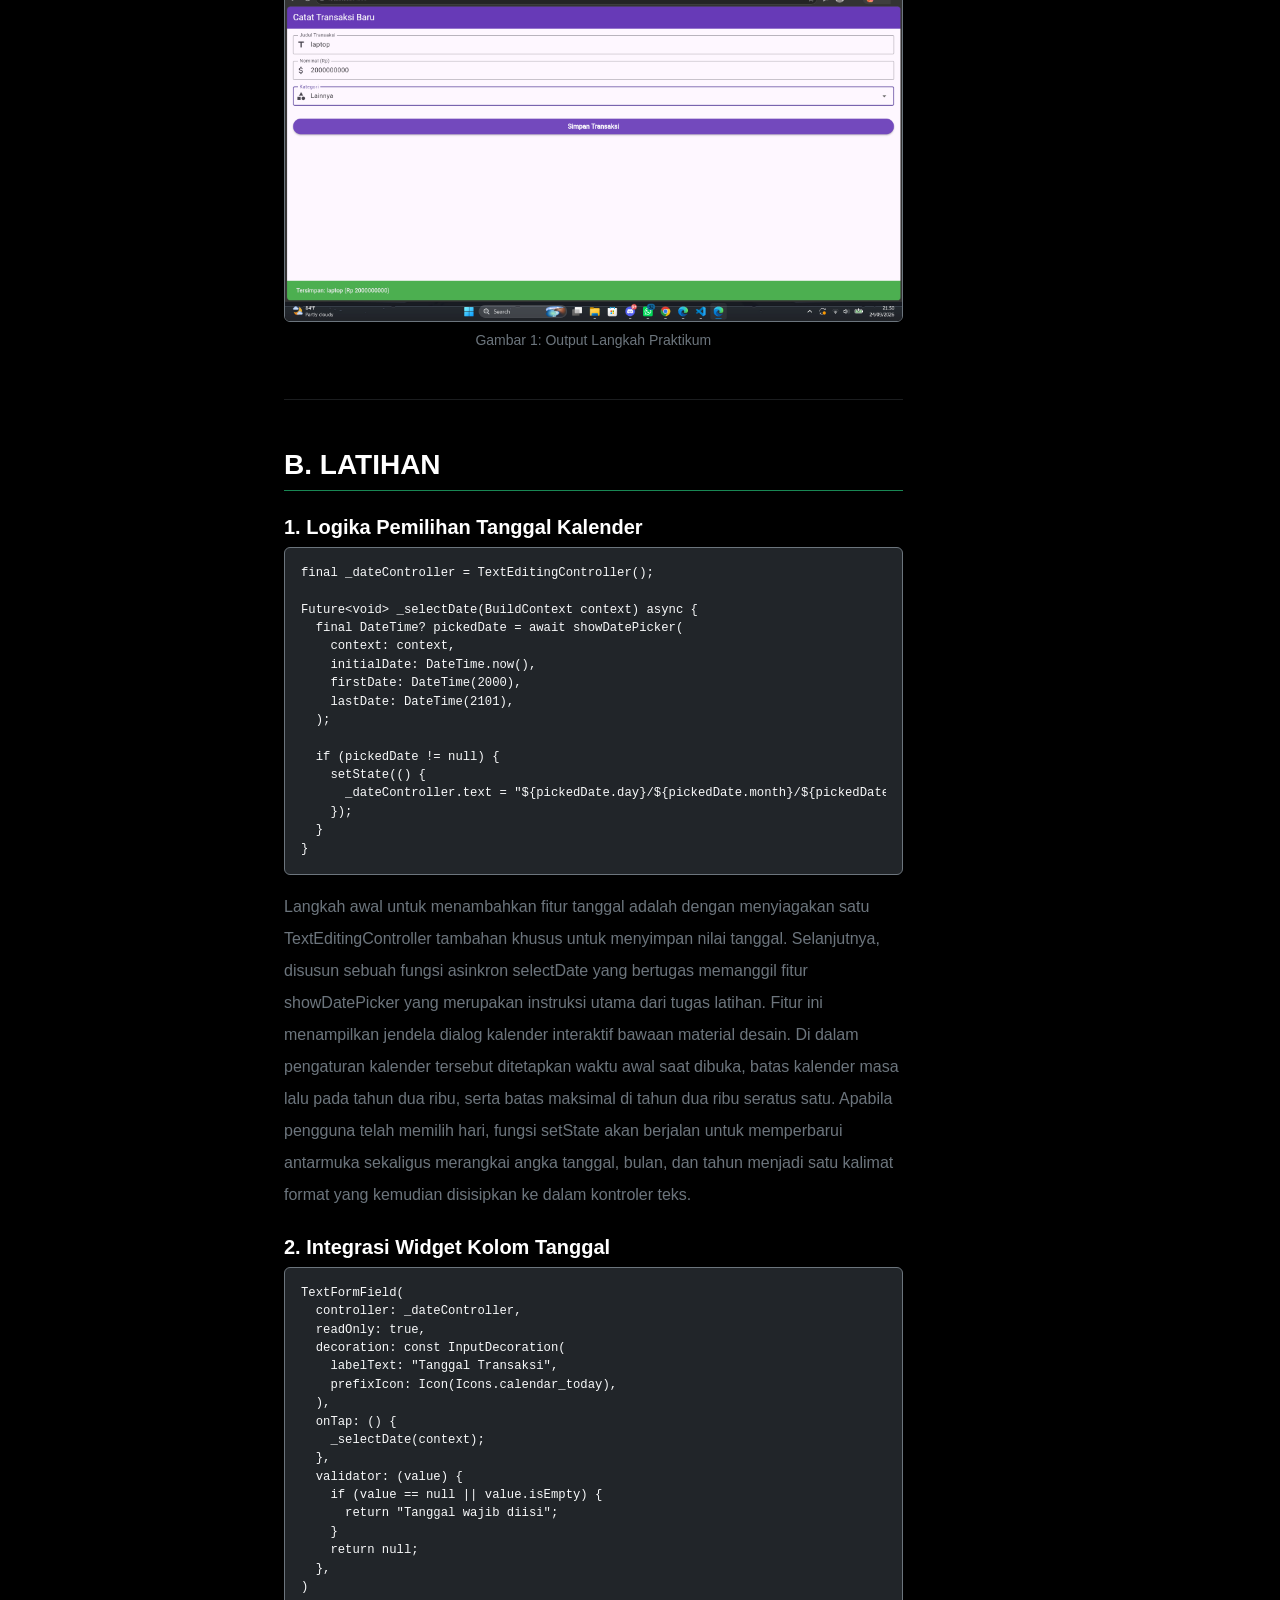
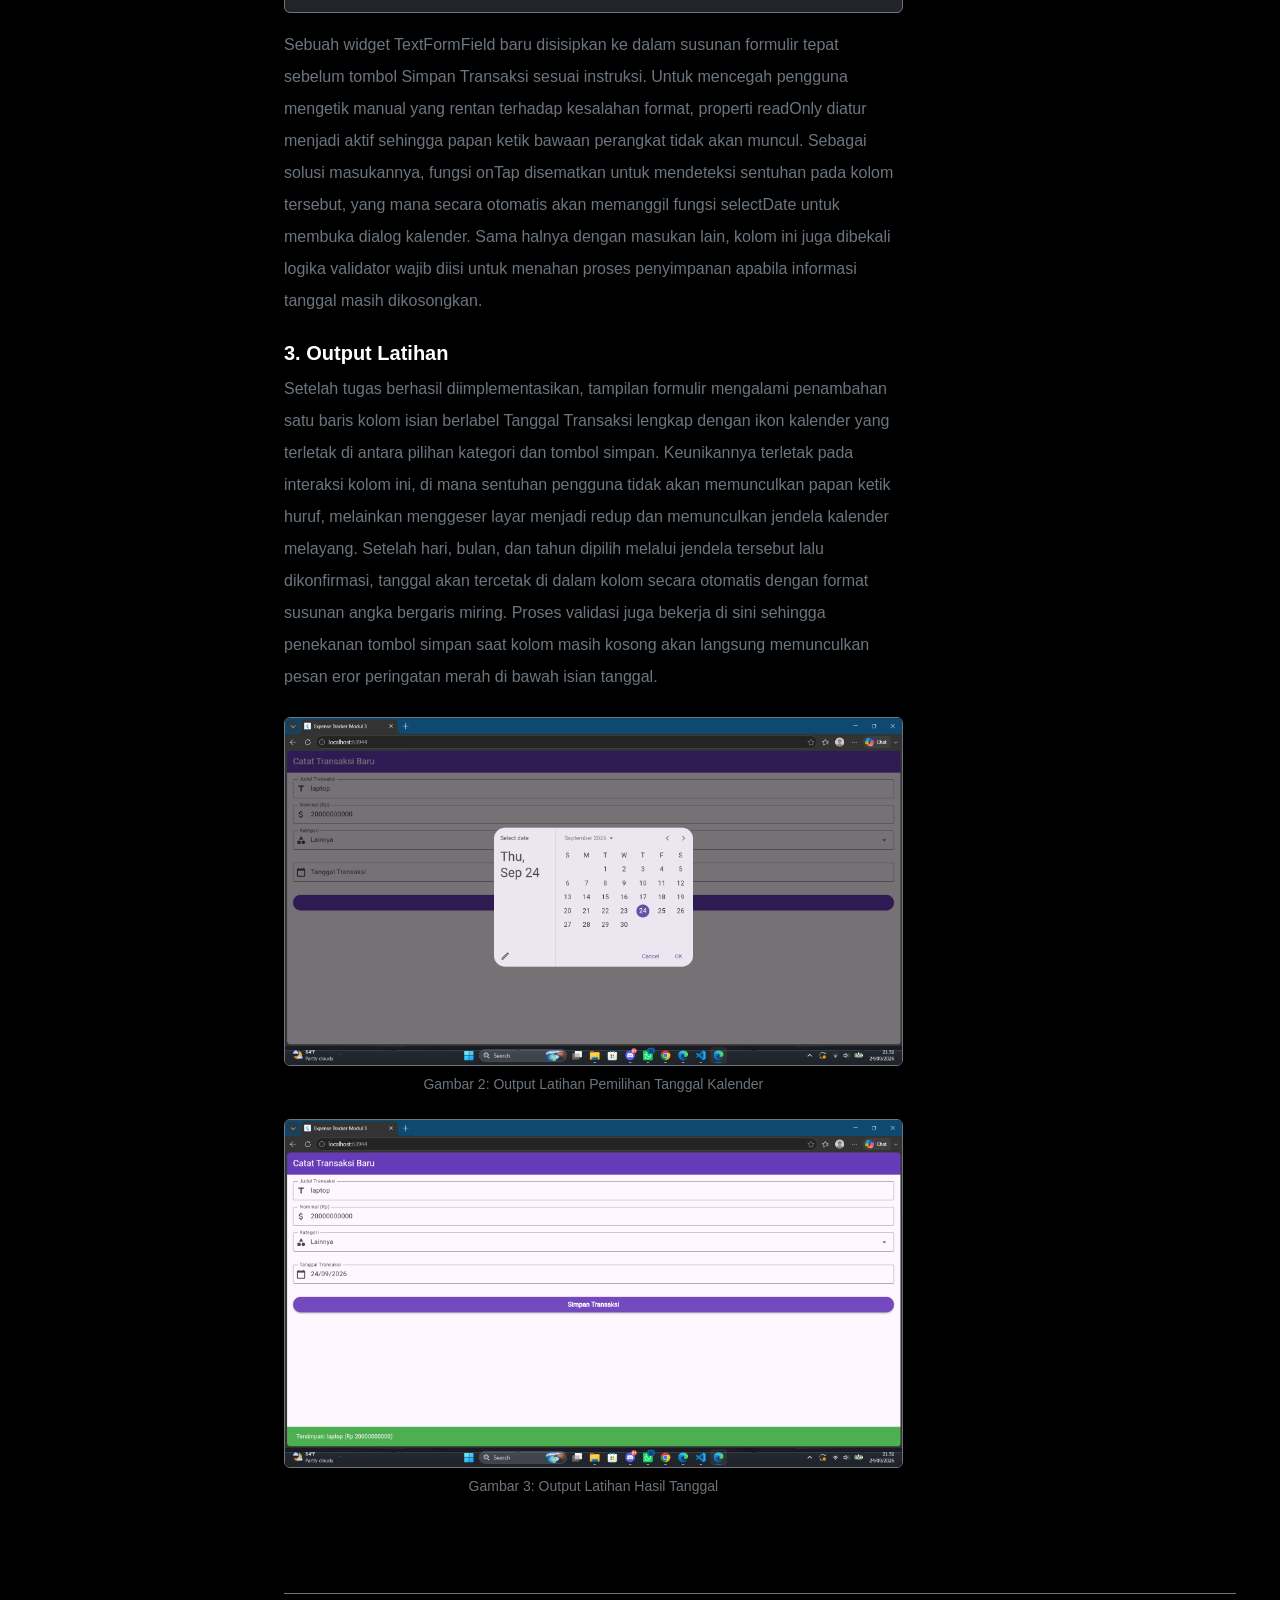
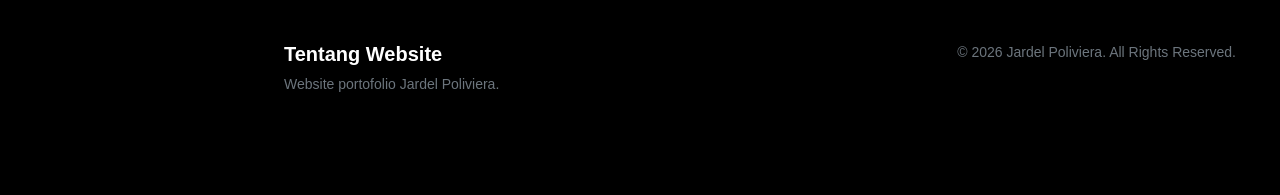
<file: LaprakAppMobile3.html>
<!doctype html>
<html lang="id">
  <head>
    <meta charset="UTF-8" />
    <meta name="viewport" content="width=device-width, initial-scale=1.0" />
    <title>Laporan Praktikum 3 - Portofolio</title>
    <link href="https://cdn.jsdelivr.net/npm/bootstrap@5.3.0/dist/css/bootstrap.min.css" rel="stylesheet" />
    <link rel="stylesheet" href="https://cdnjs.cloudflare.com/ajax/libs/font-awesome/6.4.0/css/all.min.css" />
    <link rel="stylesheet" href="css/custom.css?v=2" />
  </head>
  <body class="bg-black text-white">
    <!-- Mobile Navbar -->
    <nav class="navbar navbar-dark bg-black fixed-top d-md-none border-bottom border-secondary">
      <div class="container-fluid">
        <a class="navbar-brand fw-bold" href="#"><i class="text-success"></i> My Portfolio</a>
        <button class="navbar-toggler" type="button" data-bs-toggle="collapse" data-bs-target="#mobileMenu">
          <span class="navbar-toggler-icon"></span>
        </button>
        <div class="collapse navbar-collapse" id="mobileMenu">
          <ul class="navbar-nav ms-auto">
            <li class="nav-item"><a class="nav-link" href="index.html">Home</a></li>
            <li class="nav-item"><a class="nav-link" href="about.html">About</a></li>
            <li class="nav-item"><a class="nav-link active" href="portofolio.html">Portfolio</a></li>
            <li class="nav-item"><a class="nav-link" href="kontak.html">Contact</a></li>
          </ul>
        </div>
      </div>
    </nav>

    <!-- Desktop Sidebar -->
    <nav class="sidebar d-none d-md-flex flex-column bg-black border-end border-secondary">
      <div class="brand-section mb-4 p-4">
        <h4><i class="text-success"></i> Arel's Portofolio</h4>
      </div>
      <ul class="nav flex-column px-3 gap-2">
        <li class="nav-item">
          <a href="index.html" class="nav-link text-secondary hover-white"><i class="fas fa-home me-2"></i> Home</a>
        </li>
        <li class="nav-item">
          <a href="about.html" class="nav-link text-secondary hover-white"><i class="fas fa-user me-2"></i> About Me</a>
        </li>
        <li class="nav-item">
          <a href="portofolio.html" class="nav-link text-white fw-bold"><i class="fas fa-book-open me-2"></i> Portfolio</a>
        </li>
        <li class="nav-item">
          <a href="kontak.html" class="nav-link text-secondary hover-white"><i class="fas fa-envelope me-2"></i> Contact</a>
        </li>
      </ul>
    </nav>

    <main class="main-content">
      <div class="container py-5 px-4">
        <a href="portofolio.html" class="btn btn-outline-light btn-sm mb-4"> <i class="fas fa-arrow-left me-2"></i> Kembali ke Portfolio </a>

        <div class="p-5 mb-5 rounded-3 bg-gradient-dark border border-secondary shadow">
          <h1 class="display-5 fw-bold text-success">Laporan Praktikum 3</h1>
          <p class="fs-5 text-secondary">Mata Kuliah: Aplikasi Mobile</p>
          <hr class="my-4 border-secondary" />
          <div class="row text-secondary small align-items-center">
            <div class="col-md-3 mb-3 mb-md-0"><strong>Disusun Oleh:</strong><br />Jardel Poliviera</div>
            <div class="col-md-3 mb-3 mb-md-0"><strong>NIM:</strong><br />2411533012</div>
            <div class="col-md-3 mb-3 mb-md-0"><strong>Status:</strong><br /><span class="badge bg-success">Selesai</span></div>
            <div class="col-md-3">
              <strong>Repository Kode:</strong><br />
              <a href="https://github.com/JardelPoliviera/PrakAppMob_B_2411533012/tree/praktikum-2" target="_blank" class="btn btn-outline-success btn-sm mt-1"> <i class="fab fa-github me-1"></i> Lihat Repository </a>
            </div>
          </div>
        </div>

        <div class="row g-5">
          <!-- Main Content -->
          <div class="col-lg-8">
            <section class="mb-5">
              <h3 class="fw-bold text-white border-bottom border-success pb-2 mb-3">A. Langkah Praktikum</h3>

              <h5 class="fw-bold text-white mt-4">1. Persiapan State dan Kontroler</h5>
              <div class="bg-dark p-3 rounded mb-3 border border-secondary shadow-sm overflow-auto text-light small">
                <pre class="m-0"><code>final _formKey = GlobalKey&lt;FormState&gt;();
final _titleController = TextEditingController();
final _amountController = TextEditingController();

@override
void dispose() {
  _titleController.dispose();
  _amountController.dispose();
  super.dispose();
}</code></pre>
              </div>
              <p class="text-secondary lh-lg">
                Pembuatan antarmuka diawali dengan mendefinisikan GlobalKey bertipe FormState yang berfungsi sebagai wadah utama untuk memvalidasi banyak input sekaligus. Penggunaan kunci ini krusial untuk mengikat seluruh komponen isian ke dalam satu status kesatuan. Selanjutnya, dibuat dua buah TextEditingController yang bertindak sebagai pengendali untuk membaca teks yang diketik pengguna pada kolom judul dan nominal. Fungsi dispose pada bagian bawah wajib disertakan untuk membersihkan memori dari kontroler saat halaman ditutup agar aplikasi tidak mengalami kebocoran memori.
              </p>

              <h5 class="fw-bold text-white mt-4">2. Widget Form dan Input Teks Terintegrasi</h5>
              <div class="bg-dark p-3 rounded mb-3 border border-secondary shadow-sm overflow-auto text-light small">
                <pre class="m-0"><code>Form(
  key: _formKey,
  child: Column(
    children: [
      TextFormField(
        controller: _titleController,
        decoration: const InputDecoration(labelText: "Judul Transaksi"),
        validator: (value) => value!.isEmpty ? "Tidak boleh kosong" : null,
      ),
      TextFormField(
        controller: _amountController,
        keyboardType: TextInputType.number,
        decoration: const InputDecoration(labelText: "Nominal (Rp)"),
        validator: (value) {
          if (value!.isEmpty) return "Wajib diisi";
          if (int.tryParse(value) == null) return "Harus angka";
          return null;
        },
      ),</code></pre>
              </div>
              <p class="text-secondary lh-lg">
                Seluruh komponen isian dibungkus oleh widget Form dan dihubungkan dengan variabel formKey yang telah dibuat sebelumnya. Widget TextFormField digunakan untuk menyediakan kolom teks yang mendukung validasi terintegrasi. Pada kolom judul, diberikan properti dekorasi untuk menampilkan label teks petunjuk pengisian. Pada kolom nominal, ditambahkan properti keyboardType dengan nilai TextInputType dot number agar perangkat memunculkan papan ketik khusus angka saat kolom disentuh. Kedua kolom tersebut dilengkapi dengan properti validator yang berguna untuk mencegah masuknya data yang tidak sesuai format sebelum disimpan ke dalam sistem, di mana fungsi akan mengembalikan nilai null jika data valid dan memunculkan teks eror berwarna merah jika data tidak valid.
              </p>

              <h5 class="fw-bold text-white mt-4">3. Menu Tarik Turun Kategori</h5>
              <div class="bg-dark p-3 rounded mb-3 border border-secondary shadow-sm overflow-auto text-light small">
                <pre class="m-0"><code>DropdownButtonFormField&lt;String&gt;(
  value: _selectedCategory,
  items: ['Makanan', 'Transportasi', 'Hiburan'].map((category) {
    return DropdownMenuItem(value: category, child: Text(category));
  }).toList(),
  onChanged: (val) =&gt; setState(() =&gt; _selectedCategory = val!),
)</code></pre>
              </div>
              <p class="text-secondary lh-lg">
                Untuk pilihan yang sudah pasti, digunakan widget DropdownButtonFormField yang menampilkan menu tarik turun interaktif. Properti items menerima daftar teks kategori yang kemudian dipetakan menjadi serangkaian DropdownMenuItem berisi nilai dan teks label tampilan. Ketika pengguna memilih opsi baru dari daftar tersebut, properti onChanged akan merespons dengan menjalankan fungsi setState untuk memperbarui variabel kategori terpilih dan menggambar ulang tampilan antarmuka dengan pilihan terbaru.
              </p>

              <h5 class="fw-bold text-white mt-4">4. Tombol Eksekusi dan Penampil Pesan</h5>
              <div class="bg-dark p-3 rounded mb-3 border border-secondary shadow-sm overflow-auto text-light small">
                <pre class="m-0"><code>ElevatedButton(
  onPressed: () {
    if (_formKey.currentState!.validate()) {
      ScaffoldMessenger.of(context).showSnackBar(
        const SnackBar(content: Text('Menyimpan Transaksi...'))
      );
    }
  },
  child: const Text("Simpan Transaksi"),
)</code></pre>
              </div>
              <p class="text-secondary lh-lg">
                Komponen terakhir pada formulir adalah ElevatedButton yang berfungsi sebagai tombol pemicu utama. Ketika tombol ini ditekan, sistem menjalankan metode validate dari status formKey untuk memicu seluruh fungsi validator yang ada di setiap kolom secara bersamaan. Apabila seluruh pengecekan mengembalikan nilai valid atau null, program akan mengeksekusi ScaffoldMessenger untuk menampilkan sebuah SnackBar di bagian bawah layar. Pesan ini merupakan umpan balik visual kepada pengguna bahwa instruksi sedang diproses.
              </p>

              <h5 class="fw-bold text-white mt-4">5. Output</h5>
              <p class="text-secondary lh-lg">
                Aplikasi menampilkan halaman berjudul Catat Transaksi Baru yang didominasi warna tema ungu. Di dalam layar utama, terdapat susunan isian formulir mulai dari Judul Transaksi, kolom Nominal dengan ikon mata uang, menu tarik turun untuk memilih Kategori seperti Makanan atau Transportasi, dan diakhiri dengan tombol berlabel Simpan Transaksi. Apabila pengguna menekan tombol simpan saat isian masih kosong, sistem menolak proses tersebut dan menampilkan teks peringatan berwarna merah tepat di bawah kolom yang belum lengkap. Sebaliknya, jika data diisi dengan benar, perangkat akan memunculkan bilah pesan berwarna hijau dari dasar layar yang menandakan keberhasilan penyimpanan.
              </p>
              
              <div class="text-center my-4">
                <!-- GANTI SRC GAMBAR DI BAWAH INI DENGAN SCREENSHOT OUTPUT PRAKTIKUM ANDA -->
                <img src="images/LaprakMobile3/output1.png" alt="Output Langkah Praktikum" class="img-fluid rounded border border-secondary shadow" style="max-height: 400px" />
                <p class="text-secondary small mt-2">Gambar 1: Output Langkah Praktikum</p>
              </div>
            </section>

            <hr class="border-secondary my-5" />

            <section class="mb-5">
              <h3 class="fw-bold text-white border-bottom border-success pb-2 mb-3">B. LATIHAN</h3>

              <h5 class="fw-bold text-white mt-4">1. Logika Pemilihan Tanggal Kalender</h5>
              <div class="bg-dark p-3 rounded mb-3 border border-secondary shadow-sm overflow-auto text-light small">
                <pre class="m-0"><code>final _dateController = TextEditingController();

Future&lt;void&gt; _selectDate(BuildContext context) async {
  final DateTime? pickedDate = await showDatePicker(
    context: context,
    initialDate: DateTime.now(),
    firstDate: DateTime(2000),
    lastDate: DateTime(2101),
  );

  if (pickedDate != null) {
    setState(() {
      _dateController.text = "${pickedDate.day}/${pickedDate.month}/${pickedDate.year}";
    });
  }
}</code></pre>
              </div>
              <p class="text-secondary lh-lg">
                Langkah awal untuk menambahkan fitur tanggal adalah dengan menyiagakan satu TextEditingController tambahan khusus untuk menyimpan nilai tanggal. Selanjutnya, disusun sebuah fungsi asinkron selectDate yang bertugas memanggil fitur showDatePicker yang merupakan instruksi utama dari tugas latihan. Fitur ini menampilkan jendela dialog kalender interaktif bawaan material desain. Di dalam pengaturan kalender tersebut ditetapkan waktu awal saat dibuka, batas kalender masa lalu pada tahun dua ribu, serta batas maksimal di tahun dua ribu seratus satu. Apabila pengguna telah memilih hari, fungsi setState akan berjalan untuk memperbarui antarmuka sekaligus merangkai angka tanggal, bulan, dan tahun menjadi satu kalimat format yang kemudian disisipkan ke dalam kontroler teks.
              </p>

              <h5 class="fw-bold text-white mt-4">2. Integrasi Widget Kolom Tanggal</h5>
              <div class="bg-dark p-3 rounded mb-3 border border-secondary shadow-sm overflow-auto text-light small">
                <pre class="m-0"><code>TextFormField(
  controller: _dateController,
  readOnly: true,
  decoration: const InputDecoration(
    labelText: "Tanggal Transaksi",
    prefixIcon: Icon(Icons.calendar_today),
  ),
  onTap: () {
    _selectDate(context);
  },
  validator: (value) {
    if (value == null || value.isEmpty) {
      return "Tanggal wajib diisi";
    }
    return null;
  },
)</code></pre>
              </div>
              <p class="text-secondary lh-lg">
                Sebuah widget TextFormField baru disisipkan ke dalam susunan formulir tepat sebelum tombol Simpan Transaksi sesuai instruksi. Untuk mencegah pengguna mengetik manual yang rentan terhadap kesalahan format, properti readOnly diatur menjadi aktif sehingga papan ketik bawaan perangkat tidak akan muncul. Sebagai solusi masukannya, fungsi onTap disematkan untuk mendeteksi sentuhan pada kolom tersebut, yang mana secara otomatis akan memanggil fungsi selectDate untuk membuka dialog kalender. Sama halnya dengan masukan lain, kolom ini juga dibekali logika validator wajib diisi untuk menahan proses penyimpanan apabila informasi tanggal masih dikosongkan.
              </p>

              <h5 class="fw-bold text-white mt-4">3. Output Latihan</h5>
              <p class="text-secondary lh-lg">
                Setelah tugas berhasil diimplementasikan, tampilan formulir mengalami penambahan satu baris kolom isian berlabel Tanggal Transaksi lengkap dengan ikon kalender yang terletak di antara pilihan kategori dan tombol simpan. Keunikannya terletak pada interaksi kolom ini, di mana sentuhan pengguna tidak akan memunculkan papan ketik huruf, melainkan menggeser layar menjadi redup dan memunculkan jendela kalender melayang. Setelah hari, bulan, dan tahun dipilih melalui jendela tersebut lalu dikonfirmasi, tanggal akan tercetak di dalam kolom secara otomatis dengan format susunan angka bergaris miring. Proses validasi juga bekerja di sini sehingga penekanan tombol simpan saat kolom masih kosong akan langsung memunculkan pesan eror peringatan merah di bawah isian tanggal.
              </p>

              <div class="text-center my-4">
                <!-- GANTI SRC GAMBAR DI BAWAH INI DENGAN SCREENSHOT OUTPUT KALENDER ANDA -->
                <img src="images/LaprakMobile3/output2.png" alt="Output Latihan Pemilihan Kalender" class="img-fluid rounded border border-secondary shadow" style="max-height: 400px" />
                <p class="text-secondary small mt-2">Gambar 2: Output Latihan Pemilihan Tanggal Kalender</p>
              </div>

              <div class="text-center my-4">
                <!-- GANTI SRC GAMBAR DI BAWAH INI DENGAN SCREENSHOT OUTPUT FINAL LATIHAN ANDA -->
                <img src="images/LaprakMobile3/output3.png" alt="Output Latihan Hasil" class="img-fluid rounded border border-secondary shadow" style="max-height: 400px" />
                <p class="text-secondary small mt-2">Gambar 3: Output Latihan Hasil Tanggal</p>
              </div>
            </section>
          </div>

          <!-- Sidebar Detail Kanan -->
          <div class="col-lg-4">
            <div class="card bg-dark border-secondary p-4 sticky-top" style="top: 20px">
              <h5 class="fw-bold text-success mb-3">Detail Praktikum 3</h5>
              <ul class="list-unstyled text-secondary small">
                <li class="mb-2"><i class="fas fa-check-circle text-success me-2"></i> Penggunaan GlobalKey &amp; FormState</li>
                <li class="mb-2"><i class="fas fa-check-circle text-success me-2"></i> Pengelolaan Input (TextEditingController)</li>
                <li class="mb-2"><i class="fas fa-check-circle text-success me-2"></i> Validasi Widget (TextFormField)</li>
                <li class="mb-2"><i class="fas fa-check-circle text-success me-2"></i> Menu Interaktif (DropdownButtonFormField)</li>
                <li class="mb-2"><i class="fas fa-check-circle text-success me-2"></i> Umpan Balik Visual (ScaffoldMessenger)</li>
                <li class="mb-2"><i class="fas fa-check-circle text-success me-2"></i> Fitur Asinkron (showDatePicker)</li>
              </ul>
            </div>
          </div>
        </div>

        <footer class="mt-5 pt-5 border-top border-secondary">
          <div class="row">
            <div class="col-md-6 mb-3">
              <h5 class="fw-bold text-white">Tentang Website</h5>
              <p class="text-secondary small">Website portofolio Jardel Poliviera.</p>
            </div>
            <div class="col-md-6 text-md-end">
              <p class="text-secondary small">&copy; 2026 Jardel Poliviera. All Rights Reserved.</p>
            </div>
          </div>
        </footer>
      </div>
    </main>

    <script src="https://cdn.jsdelivr.net/npm/bootstrap@5.3.0/dist/js/bootstrap.bundle.min.js"></script>
  </body>
</html>
</file>
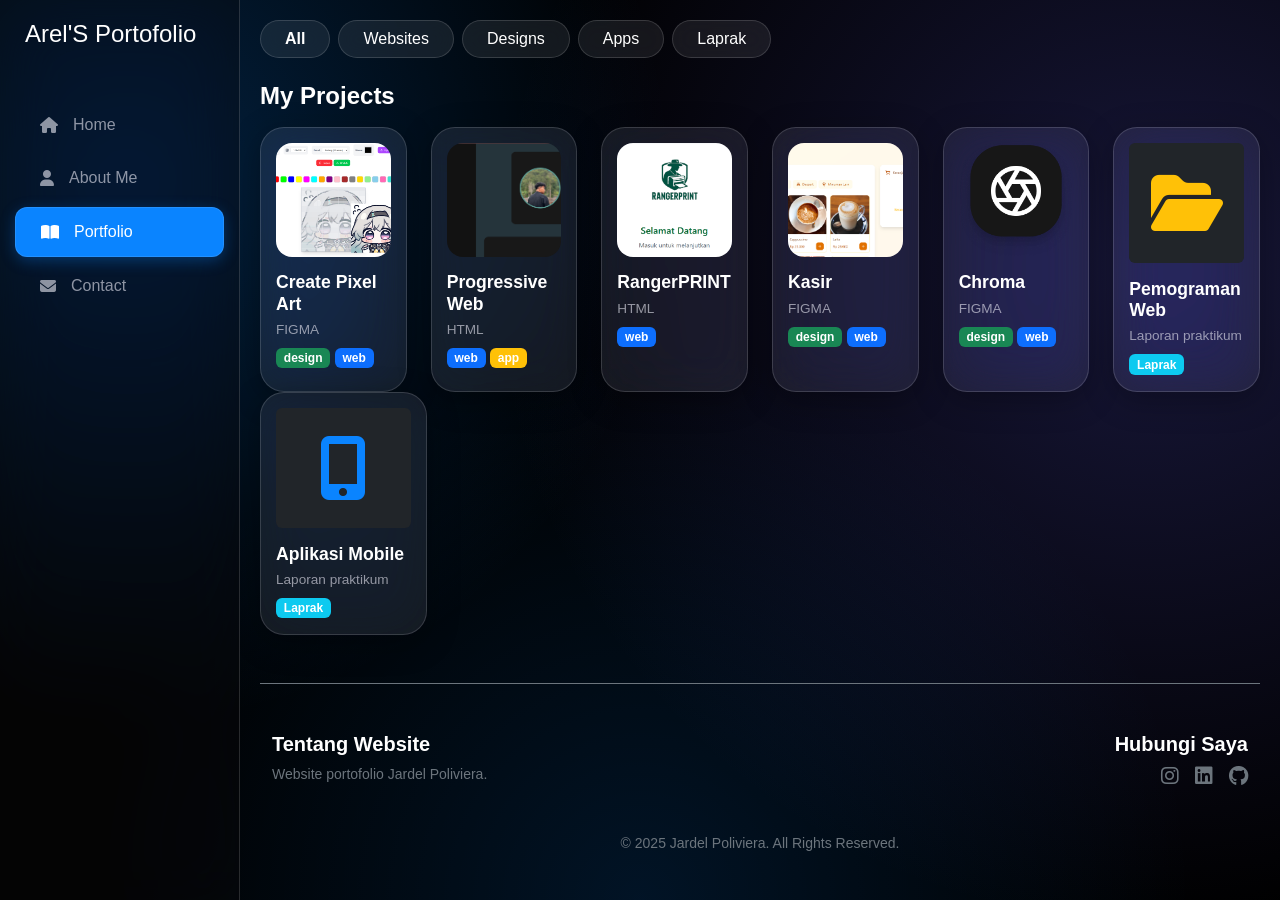
<file: portofolio.html>
<!doctype html>
<html lang="id">
  <head>
    <meta charset="UTF-8" />
    <meta name="viewport" content="width=device-width, initial-scale=1.0" />
    <title>Portofolio</title>
    <link href="https://cdn.jsdelivr.net/npm/bootstrap@5.3.0/dist/css/bootstrap.min.css" rel="stylesheet" />
    <link rel="stylesheet" href="https://cdnjs.cloudflare.com/ajax/libs/font-awesome/6.4.0/css/all.min.css" />
    <link rel="stylesheet" href="css/custom.css?v=2"">
  </head>
  <body>
    <nav class="navbar navbar-dark bg-black fixed-top d-md-none">
      <div class="container-fluid">
        <a class="navbar-brand fw-bold" href="#"><i class="text-success"></i> My Portfolio</a>
        <button class="navbar-toggler" type="button" data-bs-toggle="collapse" data-bs-target="#mobileMenu">
          <span class="navbar-toggler-icon"></span>
        </button>
        <div class="collapse navbar-collapse" id="mobileMenu">
          <ul class="navbar-nav ms-auto">
            <li class="nav-item"><a class="nav-link" href="index.html">Home</a></li>
            <li class="nav-item"><a class="nav-link" href="about.html">About</a></li>
            <li class="nav-item"><a class="nav-link active" href="portofolio.html">Portfolio</a></li>
            <li class="nav-item"><a class="nav-link" href="kontak.html">Contact</a></li>
          </ul>
        </div>
      </div>
    </nav>

    <nav class="sidebar d-none d-md-flex flex-column">
      <div class="brand-section mb-4">
        <h4><i class="text-success"></i>Arel'S Portofolio</h4>
      </div>
      <ul class="nav flex-column">
        <li class="nav-item">
          <a href="index.html" class="nav-link"><i class="fas fa-home"></i> Home</a>
        </li>
        <li class="nav-item">
          <a href="about.html" class="nav-link"><i class="fas fa-user"></i> About Me</a>
        </li>
        <li class="nav-item">
          <a href="portofolio.html" class="nav-link active"><i class="fas fa-book-open"></i> Portfolio</a>
        </li>
        <li class="nav-item">
          <a href="kontak.html" class="nav-link"><i class="fas fa-envelope"></i> Contact</a>
        </li>
      </ul>
    </nav>

    <main class="main-content">
      <div class="d-flex gap-2 mb-4 overflow-auto">
        <button class="btn btn-light rounded-pill px-4 fw-bold filter-btn" data-filter="all">All</button>
        <button class="btn btn-dark bg-opacity-25 rounded-pill px-4 border-0 filter-btn" data-filter="web">Websites</button>
        <button class="btn btn-dark bg-opacity-25 rounded-pill px-4 border-0 filter-btn" data-filter="design">Designs</button>
        <button class="btn btn-dark bg-opacity-25 rounded-pill px-4 border-0 filter-btn" data-filter="app">Apps</button>
        <button class="btn btn-dark bg-opacity-25 rounded-pill px-4 border-0 filter-btn" data-filter="laprak">Laprak</button>
      </div>

      <h4 class="fw-bold mb-3">My Projects</h4>

      <div class="row g-4">
        <div class="col-6 col-md-3 col-lg-2 portfolio-item" data-category="design">
          <div class="spotify-card" data-bs-toggle="modal" data-bs-target="#projectModal1">
            <img src="images/Create Pixel Art.png" alt="Design" />
            <h5>Create Pixel Art</h5>
            <p>FIGMA</p>
            <span class="badge bg-success mt-2">design</span>
            <span class="badge bg-primary mt-2">web</span>
          </div>
        </div>

        <div class="col-6 col-md-3 col-lg-2 portfolio-item" data-category="web, apps">
          <div class="spotify-card" data-bs-toggle="modal" data-bs-target="#projectModal2">
            <img src="images/web.png" alt="Website" />
            <h5>Progressive Web</h5>
            <p>HTML</p>
            <span class="badge bg-primary mt-2">web</span>
            <span class="badge bg-warning mt-2">app</span>
          </div>
        </div>

        <div class="col-6 col-md-3 col-lg-2 portfolio-item" data-category="web">
          <div class="spotify-card" data-bs-toggle="modal" data-bs-target="#projectModal3">
            <img src="images/RangersPRINT.png" alt="Website" />
            <h5>RangerPRINT</h5>
            <p>HTML</p>
            <span class="badge bg-primary mt-2">web</span>
          </div>
        </div>

        <div class="col-6 col-md-3 col-lg-2 portfolio-item" data-category="web, design">
          <div class="spotify-card" data-bs-toggle="modal" data-bs-target="#projectModal4">
            <img src="images/Kasir.png" alt="Website" />
            <h5>Kasir</h5>
            <p>FIGMA</p>
            <span class="badge bg-success mt-2">design</span>
            <span class="badge bg-primary mt-2">web</span>
          </div>
        </div>

        <div class="col-6 col-md-3 col-lg-2 portfolio-item" data-category="web, design">
          <div class="spotify-card" data-bs-toggle="modal" data-bs-target="#projectModal5">
            <img src="images/chroma.png" alt="Website" />
            <h5>Chroma</h5>
            <p>FIGMA</p>
            <span class="badge bg-success mt-2">design</span>
            <span class="badge bg-primary mt-2">web</span>
          </div>
        </div>

        <div class="col-6 col-md-3 col-lg-2 portfolio-item" data-category="laprak">
          <div class="spotify-card" data-bs-toggle="modal" data-bs-target="#folderLaprakModal" style="cursor: pointer">
            <div class="d-flex align-items-center justify-content-center bg-dark rounded mb-3" style="height: 120px">
              <i class="fas fa-folder-open fa-4x text-warning"></i>
            </div>
            <h5>Pemograman Web</h5>
            <p>Laporan praktikum</p>
            <span class="badge bg-info mt-2">Laprak</span>
          </div>
        </div>
      </div>

      <div class="col-6 col-md-3 col-lg-2 portfolio-item" data-category="laprak">
          <div class="spotify-card" data-bs-toggle="modal" data-bs-target="#folderLaprakMobileModal" style="cursor: pointer">
            <div class="d-flex align-items-center justify-content-center bg-dark rounded mb-3" style="height: 120px">
              <i class="fas fa-mobile-alt fa-4x text-success"></i>
            </div>
            <h5>Aplikasi Mobile</h5>
            <p>Laporan praktikum</p>
            <span class="badge bg-info mt-2">Laprak</span>
          </div>
        </div>

      <div class="modal fade" id="projectModal1" tabindex="-1" aria-hidden="true">
        <div class="modal-dialog modal-dialog-centered modal-lg">
          <div class="modal-content">
            <div class="modal-header border-0">
              <h5 class="modal-title fw-bold">Detail Projek: Create Pixel Art</h5>
              <button type="button" class="btn-close" data-bs-dismiss="modal" aria-label="Close"></button>
            </div>
            <div class="modal-body">
              <div class="row">
                <div class="col-md-6">
                  <img src="images/Create Pixel Art.png" class="img-fluid rounded mb-3" alt="Detail" />
                </div>
                <div class="col-md-6">
                  <p><strong>Deskripsi:</strong><br />Desain pixel art yang dibuat untuk keperluan proyek desain.</p>
                  <p>
                    <strong>klik di bawah ini</strong><br />
                    <a href="https://eject-blend-03291930.figma.site/" class="btn btn-primary mt-2" target="_blank">Kunjungi Projek</a>
                  </p>
                  <p><strong>Tools:</strong><br />- Figma<br />- Photoshop</p>
                </div>
              </div>
            </div>
          </div>
        </div>
      </div>

      <div class="modal fade" id="projectModal2" tabindex="-1" aria-hidden="true">
        <div class="modal-dialog modal-dialog-centered modal-lg">
          <div class="modal-content">
            <div class="modal-header border-0">
              <h5 class="modal-title fw-bold">Detail Projek: Progressive Web</h5>
              <button type="button" class="btn-close" data-bs-dismiss="modal" aria-label="Close"></button>
            </div>
            <div class="modal-body">
              <div class="row">
                <div class="col-md-6">
                  <img src="images/web.png" class="img-fluid rounded mb-3" alt="Detail" />
                </div>
                <div class="col-md-6">
                  <p><strong>Deskripsi:</strong><br />Progressive Web untuk ujian tengah semester Desain Web yang telah di hosting dengan GitHub.</p>
                  <p>
                    <strong>klik di bawah ini</strong><br />
                    <a href="https://jardelpoliviera.github.io/Project-DesainWeb-Jardel/about.html" class="btn btn-primary mt-2" target="_blank">Kunjungi Projek</a>
                  </p>
                </div>
              </div>
            </div>
          </div>
        </div>
      </div>

      <div class="modal fade" id="projectModal3" tabindex="-1" aria-hidden="true">
        <div class="modal-dialog modal-dialog-centered modal-lg">
          <div class="modal-content">
            <div class="modal-header border-0">
              <h5 class="modal-title fw-bold">Detail Projek: RangerPRINT</h5>
              <button type="button" class="btn-close" data-bs-dismiss="modal" aria-label="Close"></button>
            </div>
            <div class="modal-body">
              <div class="row">
                <div class="col-md-6">
                  <img src="images/RangersPRINT.png" class="img-fluid rounded mb-3" alt="Detail" />
                </div>
                <div class="col-md-6">
                  <p><strong>Deskripsi:</strong><br />Web yang di rancang untuk tugas Kewirausahaan dimana merancang sebuah website untuk antar jemput dalam urusan print.</p>
                  <p>
                    <strong>klik di bawah ini</strong><br />
                    <a href="https://barn-kneel-77891323.figma.site" class="btn btn-primary mt-2" target="_blank">Kunjungi Projek</a>
                  </p>
                </div>
              </div>
            </div>
          </div>
        </div>
      </div>

      <div class="modal fade" id="projectModal4" tabindex="-1" aria-hidden="true">
        <div class="modal-dialog modal-dialog-centered modal-lg">
          <div class="modal-content">
            <div class="modal-header border-0">
              <h5 class="modal-title fw-bold">Detail Projek: Kasir</h5>
              <button type="button" class="btn-close" data-bs-dismiss="modal" aria-label="Close"></button>
            </div>
            <div class="modal-body">
              <div class="row">
                <div class="col-md-6">
                  <img src="images/Kasir.png" class="img-fluid rounded mb-3" alt="Detail" />
                </div>
                <div class="col-md-6">
                  <p><strong>Deskripsi:</strong><br />Aplikasi kasir yang di rancang untuk memudahkan proses transaksi di toko.</p>
                  <p>
                    <strong>klik di bawah ini</strong><br />
                    <a href="https://chief-pulp-90892905.figma.site" class="btn btn-primary mt-2" target="_blank">Kunjungi Projek</a>
                  </p>
                </div>
              </div>
            </div>
          </div>
        </div>
      </div>

      <div class="modal fade" id="projectModal5" tabindex="-1" aria-hidden="true">
        <div class="modal-dialog modal-dialog-centered modal-lg">
          <div class="modal-content">
            <div class="modal-header border-0">
              <h5 class="modal-title fw-bold">Detail Projek: Chroma</h5>
              <button type="button" class="btn-close" data-bs-dismiss="modal" aria-label="Close"></button>
            </div>
            <div class="modal-body">
              <div class="row">
                <div class="col-md-6">
                  <div id="carouselChroma" class="carousel slide mb-3" data-bs-ride="carousel">
                    <div class="carousel-inner rounded">
                      <div class="carousel-item active">
                        <img src="images/chroma-web-1.png" class="d-block w-100" alt="Detail 1" />
                      </div>
                      <div class="carousel-item">
                        <img src="images/chroma-web-2.png" class="d-block w-100" alt="Detail 2" />
                      </div>
                    </div>
                    <button class="carousel-control-prev" type="button" data-bs-target="#carouselChroma" data-bs-slide="prev">
                      <span class="carousel-control-prev-icon" aria-hidden="true"></span>
                      <span class="visually-hidden">Previous</span>
                    </button>
                    <button class="carousel-control-next" type="button" data-bs-target="#carouselChroma" data-bs-slide="next">
                      <span class="carousel-control-next-icon" aria-hidden="true"></span>
                      <span class="visually-hidden">Next</span>
                    </button>
                  </div>
                </div>
                <div class="col-md-6">
                  <p>
                    <strong>Deskripsi:</strong><br />Aplikasi web untuk mengelola dan menampilkan informasi warna dengan antarmuka yang menarik, dimana pengguna hanya perlu meupload gambar untuk melihat informasi warna yang terkandung di
                    dalamnya.
                  </p>
                  <p>
                    <strong>klik di bawah ini</strong><br />
                    <a href="https://steel-thank-36339945.figma.site" class="btn btn-primary mt-2" target="_blank">Kunjungi Projek</a>
                  </p>
                </div>
              </div>
            </div>
          </div>
        </div>
      </div>

      <div class="modal fade" id="folderLaprakModal" tabindex="-1" aria-hidden="true">
        <div class="modal-dialog modal-dialog-centered modal-lg">
          <div class="modal-content bg-dark text-white border-secondary">
            <div class="modal-header border-secondary">
              <h5 class="modal-title fw-bold"><i class="fas fa-folder-open text-warning me-2"></i> Folder Laprak</h5>
              <button type="button" class="btn-close btn-close-white" data-bs-dismiss="modal" aria-label="Close"></button>
            </div>
            <div class="modal-body">
              <p class="text-secondary mb-4">Pilih laporan praktikum yang ingin dilihat:</p>
              <div class="row g-3">
                <div class="col-6 col-md-4">
                  <div class="card bg-black border-secondary text-white h-100" style="cursor: pointer" onclick="window.location.href = 'laprak6.html'">
                    <div class="card-body text-center">
                      <i class="fas fa-duotone fa-solid fa-chart-bar fa-3x mb-3 text-primary"></i>
                      <h6 class="fw-bold">Laprak 6</h6>
                      <p class="small text-secondary mb-0">Pemrograman Web</p>
                    </div>
                  </div>
                </div>

                <div class="col-6 col-md-4">
                  <div class="card bg-black border-secondary text-white h-100" style="cursor: pointer" onclick="window.location.href = 'laprak7.html'">
                    <div class="card-body text-center">
                      <i class="fas fa-duotone fa-solid fa-chart-bar fa-3x mb-3 text-primary"></i>
                      <h6 class="fw-bold">Laprak 7</h6>
                      <p class="small text-secondary mb-0">Pemrograman Web</p>
                    </div>
                  </div>
                </div>

                <div class="col-6 col-md-4">
                  <div class="card bg-black border-secondary text-white h-100" style="cursor: pointer" onclick="window.location.href = 'laprak8.html'">
                    <div class="card-body text-center">
                      <i class="fas fa-duotone fa-solid fa-chart-bar fa-3x mb-3 text-secondary"></i>
                      <h6 class="fw-bold">Laprak 8</h6>
                      <p class="small text-secondary mb-0">Pemrograman Web</p>
                    </div>
                  </div>
                </div>

                <div class="col-6 col-md-4">
                  <div class="card bg-black border-secondary text-white h-100" style="cursor: pointer" onclick="window.location.href = 'laprak9.html'">
                    <div class="card-body text-center">
                      <i class="fas fa-duotone fa-solid fa-chart-bar fa-3x mb-3 text-primary"></i>
                      <h6 class="fw-bold">Laprak 9</h6>
                      <p class="small text-secondary mb-0">Pemrograman Web</p>
                    </div>
                  </div>
                </div>
              </div>
            </div>
          </div>
        </div>
      </div>

      <!-- MODAL LAPRAK APLIKASI MOBILE -->
      <div class="modal fade" id="folderLaprakMobileModal" tabindex="-1" aria-hidden="true">
        <div class="modal-dialog modal-dialog-centered modal-lg">
          <div class="modal-content bg-dark text-white border-secondary">
            <div class="modal-header border-secondary">
              <h5 class="modal-title fw-bold"><i class="fas fa-mobile-alt text-success me-2"></i> Folder Laprak - Aplikasi Mobile</h5>
              <button type="button" class="btn-close btn-close-white" data-bs-dismiss="modal" aria-label="Close"></button>
            </div>
            <div class="modal-body">
              <p class="text-secondary mb-4">Pilih laporan praktikum yang ingin dilihat:</p>
              <div class="row g-3">
                
                <!-- Laprak 1 -->
                <div class="col-6 col-md-4">
                  <div class="card bg-black border-secondary text-white h-100" style="cursor: pointer" onclick="window.location.href = 'LaprakAplikasiMobile-1.html'">
                    <div class="card-body text-center">
                      <i class="fas fa-duotone fa-solid fa-file-code fa-3x mb-3 text-success"></i>
                      <h6 class="fw-bold">Laprak 1</h6>
                      <p class="small text-secondary mb-0">Aplikasi Mobile</p>
                    </div>
                  </div>
                </div>

                
                <!-- Laprak 2 -->
                <div class="col-6 col-md-4">
                  <div class="card bg-black border-secondary text-white h-100" style="cursor: pointer" onclick="window.location.href = 'LaprakAplikasiMobile-2.html'">
                    <div class="card-body text-center">
                      <i class="fas fa-duotone fa-solid fa-file-code fa-3x mb-3 text-success"></i>
                      <h6 class="fw-bold">Laprak 2</h6>
                      <p class="small text-secondary mb-0">Aplikasi Mobile</p>
                    </div>
                  </div>
                </div>

                <div class="col-6 col-md-4">
                  <div class="card bg-black border-secondary text-white h-100" style="cursor: pointer" onclick="window.location.href = 'LaprakAplikasiMobile-3.html'">
                    <div class="card-body text-center">
                      <i class="fas fa-duotone fa-solid fa-file-code fa-3x mb-3 text-success"></i>
                      <h6 class="fw-bold">Laprak 3</h6>
                      <p class="small text-secondary mb-0">Aplikasi Mobile</p>
                    </div>
                  </div>
                </div>

                <div class="col-6 col-md-4">
                  <div class="card bg-black border-secondary text-white h-100" style="cursor: pointer" onclick="window.location.href = 'LaprakAplikasiMobile-4.html'">
                    <div class="card-body text-center">
                      <i class="fas fa-duotone fa-solid fa-file-code fa-3x mb-3 text-success"></i>
                      <h6 class="fw-bold">Laprak 4</h6>
                      <p class="small text-secondary mb-0">Aplikasi Mobile</p>
                    </div>
                  </div>
                </div>
              </div>
            </div>
          </div>
        </div>
      </div>

      <footer class="pt-5 pb-4 mt-5 border-top border-secondary">
        <div class="container-fluid">
          <div class="row">
            <div class="col-md-6 mb-3">
              <h5 class="fw-bold text-white">Tentang Website</h5>
              <p class="text-secondary small">Website portofolio Jardel Poliviera.</p>
            </div>
            <div class="col-md-6 mb-3 text-md-end">
              <h5 class="fw-bold text-white">Hubungi Saya</h5>
              <div class="d-flex gap-3 justify-content-md-end">
                <a href="https://instagram.com" class="text-secondary text-decoration-none hover-white">
                  <i class="fab fa-instagram fa-lg"></i>
                </a>
                <a href="https://linkedin.com" class="text-secondary text-decoration-none hover-white">
                  <i class="fab fa-linkedin fa-lg"></i>
                </a>
                <a href="https://github.com" class="text-secondary text-decoration-none hover-white">
                  <i class="fab fa-github fa-lg"></i>
                </a>
              </div>
            </div>
          </div>
          <div class="text-center pt-3">
            <p class="text-secondary small mb-0">&copy; 2025 Jardel Poliviera. All Rights Reserved.</p>
          </div>
        </div>
      </footer>
    </main>

    <script src="https://cdn.jsdelivr.net/npm/bootstrap@5.3.0/dist/js/bootstrap.bundle.min.js"></script>

    <script>
      const filterButtons = document.querySelectorAll(".filter-btn");
      const portfolioItems = document.querySelectorAll(".portfolio-item");

      filterButtons.forEach((button) => {
        button.addEventListener("click", () => {
          filterButtons.forEach((btn) => {
            btn.classList.remove("btn-light", "fw-bold");
            btn.classList.add("btn-dark", "bg-opacity-25");
          });
          button.classList.remove("btn-dark", "bg-opacity-25");
          button.classList.add("btn-light", "fw-bold");

          const filterValue = button.getAttribute("data-filter");

          portfolioItems.forEach((item) => {
            const category = item.getAttribute("data-category") || "";

            if (filterValue === "all" || category.includes(filterValue)) {
              item.classList.remove("d-none");
            } else {
              item.classList.add("d-none");
            }
          });
        });
      });
    </script>
  </body>
</html>
</file>
<file: css/custom.css>
/* Ganti seluruh isi dari file custom.css Anda dengan kode ini */

:root {
  /* Kaca diubah agar sedikit memantulkan warna putih/terang */
  --bg-glass: rgba(255, 255, 255, 0.08);
  --bg-glass-hover: rgba(255, 255, 255, 0.15);
  --border-glass: rgba(255, 255, 255, 0.15);
  --text-primary: #ffffff;
  --text-secondary: rgba(235, 235, 245, 0.6);
  --ios-accent: #0a84ff;
}

body {
  font-family: -apple-system, BlinkMacSystemFont, "Segoe UI", Roboto, Helvetica, Arial, sans-serif;

  /* Membuat "Wallpaper" hitam dengan pendaran cahaya (Mesh Gradient) ala iOS */
  background-color: #000000;
  background-image:
    radial-gradient(circle at 10% 20%, rgba(10, 132, 255, 0.25), transparent 40%),
    /* Pendaran Biru */ radial-gradient(circle at 90% 30%, rgba(94, 92, 230, 0.25), transparent 50%),
    /* Pendaran Ungu */ radial-gradient(circle at 50% 100%, rgba(10, 132, 255, 0.15), transparent 50%); /* Pendaran Biru di Bawah */
  background-attachment: fixed;
  background-size: cover;

  color: var(--text-primary);
  overflow-x: hidden;
  margin: 0;
}

/* --- SIDEBAR GLASSMORPHISM --- */
.sidebar {
  height: 100vh;
  background: rgba(10, 10, 10, 0.4);
  backdrop-filter: blur(30px) saturate(150%);
  -webkit-backdrop-filter: blur(30px) saturate(150%);
  padding-top: 20px;
  position: fixed;
  width: 240px;
  top: 0;
  left: 0;
  z-index: 1000;
  border-right: 1px solid var(--border-glass);
}

/* --- SIDEBAR NAV-LINKS --- */
.sidebar .nav-link {
  color: var(--text-secondary) !important; /* Gunakan !important agar tidak ditimpa Bootstrap */
  font-weight: 500;
  padding: 12px 25px;
  display: flex;
  align-items: center;
  gap: 15px;
  text-decoration: none;
  transition: all 0.3s ease;
  border-radius: 12px;
  margin: 0 15px 5px;
  background: transparent !important;
}

/* Saat kursor diarahkan (Hover) */
.sidebar .nav-link:hover {
  color: var(--text-primary) !important;
  background: var(--bg-glass-hover) !important;
  box-shadow: 0 4px 15px rgba(0, 0, 0, 0.2);
}

/* Saat menu sedang aktif (Halaman saat ini) */
.sidebar .nav-link.active {
  color: #ffffff !important;
  background: var(--ios-accent) !important; /* Memakai warna biru iOS */
  box-shadow: 0 4px 15px rgba(10, 132, 255, 0.3) !important;
  border: 1px solid rgba(255, 255, 255, 0.1);
}

/* Memastikan warna icon di dalam menu ikut menyesuaikan */
.sidebar .nav-link i,
.sidebar .nav-link.active i {
  color: inherit !important;
}

.brand-section {
  padding: 0 25px 20px;
}

/* --- MAIN CONTENT --- */
.main-content {
  margin-left: 240px; /* Jarak untuk sidebar di tampilan Desktop */
  padding: 20px;
  min-height: 100vh;
  background: transparent;
}

/* --- TAMPILAN MOBILE (HP) --- */
@media (max-width: 767.98px) {
  .main-content {
    margin-left: 0; /* Hilangkan jarak kiri karena sidebar tidak ada di HP */
    padding-top: 80px; /* Beri jarak atas agar konten tidak tertabrak navbar mobile */
  }
}

/* --- KARTU PORTOFOLIO --- */
.spotify-card {
  background: var(--bg-glass);
  padding: 15px;
  border-radius: 24px;
  transition: all 0.3s ease;
  height: 100%;
  cursor: pointer;
  display: block;
  text-decoration: none;
  color: inherit;

  backdrop-filter: blur(25px) saturate(180%);
  -webkit-backdrop-filter: blur(25px) saturate(180%);
  border: 1px solid var(--border-glass);
  box-shadow: 0 8px 32px rgba(0, 0, 0, 0.3);
}

.spotify-card:hover {
  background: var(--bg-glass-hover);
  transform: translateY(-5px);
  box-shadow: 0 12px 40px rgba(0, 0, 0, 0.4);
  border: 1px solid rgba(255, 255, 255, 0.2);
}

.spotify-card img {
  border-radius: 16px;
  width: 100%;
  aspect-ratio: 1/1;
  object-fit: cover;
  margin-bottom: 15px;
}

.spotify-card h5 {
  font-size: 1.1rem;
  font-weight: 600;
  margin-bottom: 5px;
  color: var(--text-primary);
}

.spotify-card p {
  font-size: 0.85rem;
  color: var(--text-secondary);
  margin: 0;
  display: -webkit-box;
  -webkit-line-clamp: 2;
  line-clamp: 2;
  -webkit-box-orient: vertical;
  overflow: hidden;
}

/* --- NAVBAR MOBILE --- */
.navbar {
  background: rgba(10, 10, 10, 0.5) !important;
  backdrop-filter: blur(30px) saturate(150%);
  -webkit-backdrop-filter: blur(30px) saturate(150%);
  border-bottom: 1px solid var(--border-glass);
}

/* --- MODAL (POPUP LAPRAK) --- */
.modal-content {
  background: rgba(30, 30, 30, 0.75);
  backdrop-filter: blur(40px) saturate(200%);
  -webkit-backdrop-filter: blur(40px) saturate(200%);
  border: 1px solid var(--border-glass);
  border-radius: 28px;
  color: white;
  box-shadow: 0 20px 50px rgba(0, 0, 0, 0.6);
}

.modal-header,
.modal-footer {
  border-color: rgba(255, 255, 255, 0.1);
}

/* --- PERBAIKAN TOMBOL & ICON --- */
/* Hanya menargetkan elemen yang benar-benar tombol agar icon aman */
.btn-contact,
.btn-success {
  background-color: var(--ios-accent) !important;
  color: #ffffff !important;
  border: none !important;
  border-radius: 50px;
  padding: 6px 25px;
  font-weight: 500;
  text-transform: uppercase;
  letter-spacing: 1px;
  transition: 0.3s;
  box-shadow: 0 4px 15px rgba(10, 132, 255, 0.3);
}

.btn-contact:hover,
.btn-success:hover {
  background-color: #0070e0 !important;
  transform: scale(1.05);
  box-shadow: 0 0 20px rgba(10, 132, 255, 0.6);
}

/* Perbaikan Icon text-success agar tidak terblok warna */
.text-success {
  color: var(--ios-accent) !important;
  background-color: transparent !important;
}

/* Perbaikan Icon Sosial Media agar kontras dan menyala saat di-hover */
.hover-white {
  transition: color 0.3s ease;
}
.hover-white:hover,
.hover-white:hover i {
  color: var(--text-primary) !important;
}

/* Tombol Filter di Portofolio */
.filter-btn {
  background: var(--bg-glass) !important;
  color: var(--text-primary) !important;
  border: 1px solid var(--border-glass) !important;
  backdrop-filter: blur(10px);
}
.filter-btn:hover {
  background: var(--bg-glass-hover) !important;
}

/* ========================================================= */
/* --- PERBAIKAN ICON YANG MENJADI KOTAK / BLOK WARNA --- */
/* ========================================================= */

/* 1. Menghapus warna latar belakang yang menempel pada ikon */
i,
.sidebar .nav-link i,
.navbar-brand i {
  background-color: transparent !important;
  border-radius: 0 !important;
  box-shadow: none !important;
}

/* 2. Memaksa ketebalan font untuk ikon Solid (Wajib 900 agar tidak jadi kotak) */
.sidebar .nav-link i,
i.fas,
i.fa-solid,
i.fa {
  font-family: "Font Awesome 6 Free", "Font Awesome 5 Free", "FontAwesome" !important;
  font-weight: 900 !important;
}

/* 3. Memaksa ketebalan font untuk ikon Brands seperti Spotify (Wajib 400) */
i.fab,
i.fa-brands {
  font-family: "Font Awesome 6 Brands", "Font Awesome 5 Brands" !important;
  font-weight: 400 !important;
}

/* 4. Memastikan ikon pada menu yang sedang aktif selalu putih bersih */
.sidebar .nav-link.active i {
  color: #ffffff !important;
}

/* 5. Mengubah warna ikon logo agar mengikuti biru iOS (bukan hijau lagi) */
.navbar-brand i.text-success,
i.text-success {
  color: var(--ios-accent) !important;
}

/* Media query untuk layar HP (di bawah 768px) */
@media (max-width: 767.98px) {
  .main-content {
    margin-left: 0 !important; /* Menghapus jarak sidebar di kiri */
    padding-top: 80px !important; /* Memberikan jarak agar tidak tertutup Navbar Mobile */
    padding-left: 15px !important; /* Memberikan sedikit ruang di sisi kiri */
    padding-right: 15px !important; /* Memberikan sedikit ruang di sisi kanan */
  }

  /* Memastikan header laporan tidak terlalu besar di HP */
  .display-5 {
    font-size: 1.8rem;
  }
}

.accordion-item {
  background: var(--bg-glass) !important;
  border: 1px solid var(--border-glass) !important;
  backdrop-filter: blur(25px) saturate(180%);
  -webkit-backdrop-filter: blur(25px) saturate(180%);
  color: var(--text-primary) !important;
  margin-bottom: 12px; /* Memberi jarak antar kotak agar lebih rapi */
  border-radius: 16px !important; /* Membuat sudut membulat */
  overflow: hidden;
}

/* Memperbaiki border bawaan Bootstrap yang suka bertabrakan */
.accordion-item:not(:first-of-type) {
  border-top: 1px solid var(--border-glass) !important;
}

/* Mengubah area tombol yang bisa diklik */
.accordion-button {
  background: transparent !important;
  color: var(--text-primary) !important;
  box-shadow: none !important; /* Menghilangkan garis biru saat diklik */
  font-weight: 500;
}

/* Mengubah gaya saat accordion sedang terbuka */
.accordion-button:not(.collapsed) {
  background: var(--bg-glass-hover) !important;
  color: var(--ios-accent) !important; /* Teks menjadi biru iOS saat aktif */
  box-shadow: none !important;
}

/* MENGUBAH WARNA PANAH ACCORDION (Dari hitam menjadi putih) */
.accordion-button::after {
  filter: brightness(0) invert(1);
}

/* Mengubah panah menjadi biru iOS saat terbuka */
.accordion-button:not(.collapsed)::after {
  filter: brightness(0) saturate(100%) invert(43%) sepia(97%) saturate(3088%) hue-rotate(192deg) brightness(102%) contrast(106%);
}

/* Mengatur area isi konten accordion */
.accordion-body {
  background: transparent !important;
  color: var(--text-secondary);
  border-top: 1px solid var(--border-glass) !important;
}

.form-control,
.form-select {
  background: var(--bg-glass) !important;
  border: 1px solid var(--border-glass) !important;
  backdrop-filter: blur(25px) saturate(180%);
  -webkit-backdrop-filter: blur(25px) saturate(180%);
  color: var(--text-primary) !important;
  border-radius: 12px; /* Membuat sudut form membulat elegan */
  padding: 12px 15px; /* Memberi ruang agar teks tidak terlalu menempel ke tepi */
  transition: all 0.3s ease;
}

/* Mengubah warna teks panduan (placeholder) seperti "Name *", "Message *" agar lebih redup/abu-abu */
.form-control::placeholder {
  color: var(--text-secondary) !important;
  opacity: 1;
}

/* Gaya saat form sedang diklik / saat pengguna mengetik (Focus) */
.form-control:focus,
.form-select:focus {
  background: var(--bg-glass-hover) !important;
  border-color: var(--ios-accent) !important; /* Garis tepi berubah biru iOS */
  box-shadow: 0 0 15px rgba(10, 132, 255, 0.3) !important; /* Efek cahaya biru/glowing */
  color: var(--text-primary) !important;
}

/* Memperbaiki warna opsi pada dropdown "Select Subject" agar teks putihnya tetap terbaca */
.form-select option {
  background-color: #1a1a1a;
  color: #ffffff;
}

/* --- GAYA UNTUK CHECKBOX (Terms and Conditions) --- */
.form-check-input {
  background-color: var(--bg-glass) !important;
  border: 1px solid var(--border-glass) !important;
  cursor: pointer;
}

/* Gaya saat checkbox dicentang */
.form-check-input:checked {
  background-color: var(--ios-accent) !important;
  border-color: var(--ios-accent) !important;
}

/* Warna teks di sebelah checkbox */
.form-check-label {
  color: var(--text-secondary);
}
/* ========================================================= */
/* --- INSTAGRAM GLASSMORPHIC CARD v2 PREMIUM --- */
/* ========================================================= */

.instagram-glass-card {
  position: relative;
  width: 100%;
  max-width: 320px;
  background: rgba(255, 255, 255, 0.03);
  backdrop-filter: blur(20px) saturate(160%);
  -webkit-backdrop-filter: blur(20px) saturate(160%);
  border: 1px solid var(--border-glass);
  border-radius: 24px;
  padding: 24px;
  text-decoration: none !important;
  color: var(--text-primary) !important;
  display: flex;
  flex-direction: column;
  gap: 20px;
  transition: transform 0.4s cubic-bezier(0.165, 0.84, 0.44, 1), 
              background 0.3s ease, 
              border-color 0.3s ease, 
              box-shadow 0.4s ease;
  box-shadow: 0 12px 40px rgba(0, 0, 0, 0.3);
  overflow: hidden;
}

.instagram-glass-card:hover {
  transform: translateY(-8px) scale(1.02);
  background: rgba(255, 255, 255, 0.07);
  border-color: rgba(10, 132, 255, 0.4); /* Berpijar mengikuti warna aksen iOS milikmu */
  box-shadow: 0 20px 40px rgba(10, 132, 255, 0.18);
}

.glass-glow {
  position: absolute;
  top: -50%;
  left: -50%;
  width: 200%;
  height: 200%;
  background: radial-gradient(circle, rgba(10, 132, 255, 0.15) 0%, transparent 65%);
  opacity: 0;
  transition: opacity 0.5s ease;
  pointer-events: none;
}

.instagram-glass-card:hover .glass-glow {
  opacity: 1;
}

/* --- TATA LETAK AVATAR & IDENTITAS --- */
.instagram-header {
  display: flex;
  align-items: center;
  gap: 16px;
}

.avatar-container {
  position: relative;
  width: 68px;
  height: 68px;
}

/* Bingkai Gradasi Melingkar Halus di Sekitar Foto */
.avatar-gradient-border {
  width: 100%;
  height: 100%;
  border-radius: 50%;
  padding: 2.5px;
  background: linear-gradient(135deg, #00f2fe, #4facfe, #9999ff, #cc2366);
  display: flex;
  align-items: center;
  justify-content: center;
}

.instagram-avatar-img {
  width: 100%;
  height: 100%;
  border-radius: 50%;
  object-fit: cover;
  background: #1a1a1a;
}

/* Lencana Logo Instagram Kecil di Pojok Kanan Bawah Avatar */
.instagram-badge {
  position: absolute;
  bottom: -2px;
  right: -2px;
  width: 24px;
  height: 24px;
  border-radius: 50%;
  background: #0d1117;
  border: 1.5px solid var(--border-glass);
  display: flex;
  align-items: center;
  justify-content: center;
  box-shadow: 0 2px 8px rgba(0, 0, 0, 0.4);
}

.instagram-badge i {
  font-size: 0.75rem;
  color: #ffffff !important;
}

.instagram-user-info {
  display: flex;
  flex-direction: column;
}

.ig-display-name {
  font-weight: 600;
  font-size: 1.1rem;
  letter-spacing: -0.2px;
}

.ig-username {
  font-size: 0.85rem;
  color: var(--text-secondary);
}

.ig-bio {
  font-size: 0.9rem;
  color: rgba(255, 255, 255, 0.85);
  line-height: 1.4;
  margin: 0;
}

/* --- DECK MINI SOFTWARE EDITING & DESIGN --- */
.tool-deck-row {
  display: flex;
  justify-content: space-between;
  align-items: flex-start;
  gap: 8px;
}

.tool-item {
  display: flex;
  flex-direction: column;
  align-items: center;
  gap: 6px;
  flex: 1;
}

.tool-badge {
  width: 44px;
  height: 44px;
  border-radius: 12px;
  background: rgba(255, 255, 255, 0.03);
  border: 1px solid rgba(255, 255, 255, 0.08);
  display: flex;
  align-items: center;
  justify-content: center;
  transition: all 0.3s cubic-bezier(0.175, 0.885, 0.32, 1.275);
}

.tool-badge svg {
  width: 22px;
  height: 22px;
  color: rgba(255, 255, 255, 0.6);
  fill: currentColor;
  transition: all 0.3s ease;
}

.tool-label {
  font-size: 0.65rem;
  color: var(--text-secondary);
  text-align: center;
  white-space: nowrap;
  transition: color 0.3s ease;
}

.tool-item:hover .tool-label {
  color: var(--text-primary);
}

/* --- WARNA GLOW KHAS SEWAKTU TOMBOL TOOLS DI-HOVER --- */
/* CapCut */
.tool-item:hover .tool-badge[title="CapCut"] {
  border-color: #00f2fe;
  background: rgba(0, 242, 254, 0.08);
  box-shadow: 0 0 14px rgba(0, 242, 254, 0.4);
  transform: translateY(-3px);
}
.tool-item:hover .tool-badge[title="CapCut"] svg { color: #00f2fe; }

/* Figma */
.tool-item:hover .tool-badge[title="Figma"] {
  border-color: #ff4c1e;
  background: rgba(255, 76, 30, 0.08);
  box-shadow: 0 0 14px rgba(255, 76, 30, 0.4);
  transform: translateY(-3px);
}
.tool-item:hover .tool-badge[title="Figma"] svg { color: #ff4c1e; }

/* After Effects */
.tool-item:hover .tool-badge[title="After Effects"] {
  border-color: #9999ff;
  background: rgba(153, 153, 255, 0.08);
  box-shadow: 0 0 14px rgba(153, 153, 255, 0.4);
  transform: translateY(-3px);
}
.tool-item:hover .tool-badge[title="After Effects"] svg { color: #9999ff; }

/* Alight Motion */
.tool-item:hover .tool-badge[title="Alight Motion"] {
  border-color: #00ff87;
  background: rgba(0, 255, 135, 0.08);
  box-shadow: 0 0 14px rgba(0, 255, 135, 0.4);
  transform: translateY(-3px);
}
.tool-item:hover .tool-badge[title="Alight Motion"] svg { color: #00ff87; }

/* --- TOMBOL TOMBOL KUNJUNGI PROFIL DI BAWAH --- */
.mock-follow-btn {
  width: 100%;
  text-align: center;
  background: var(--ios-accent);
  border: 1px solid var(--ios-accent);
  padding: 11px 0;
  border-radius: 14px;
  font-size: 0.95rem;
  font-weight: 600;
  transition: all 0.3s ease;
  box-shadow: 0 4px 15px rgba(10, 132, 255, 0.2);
}

.instagram-glass-card:hover .mock-follow-btn {
  background: #0070e0;
  border-color: #0070e0;
  box-shadow: 0 6px 20px rgba(10, 132, 255, 0.4);
}
</file>
